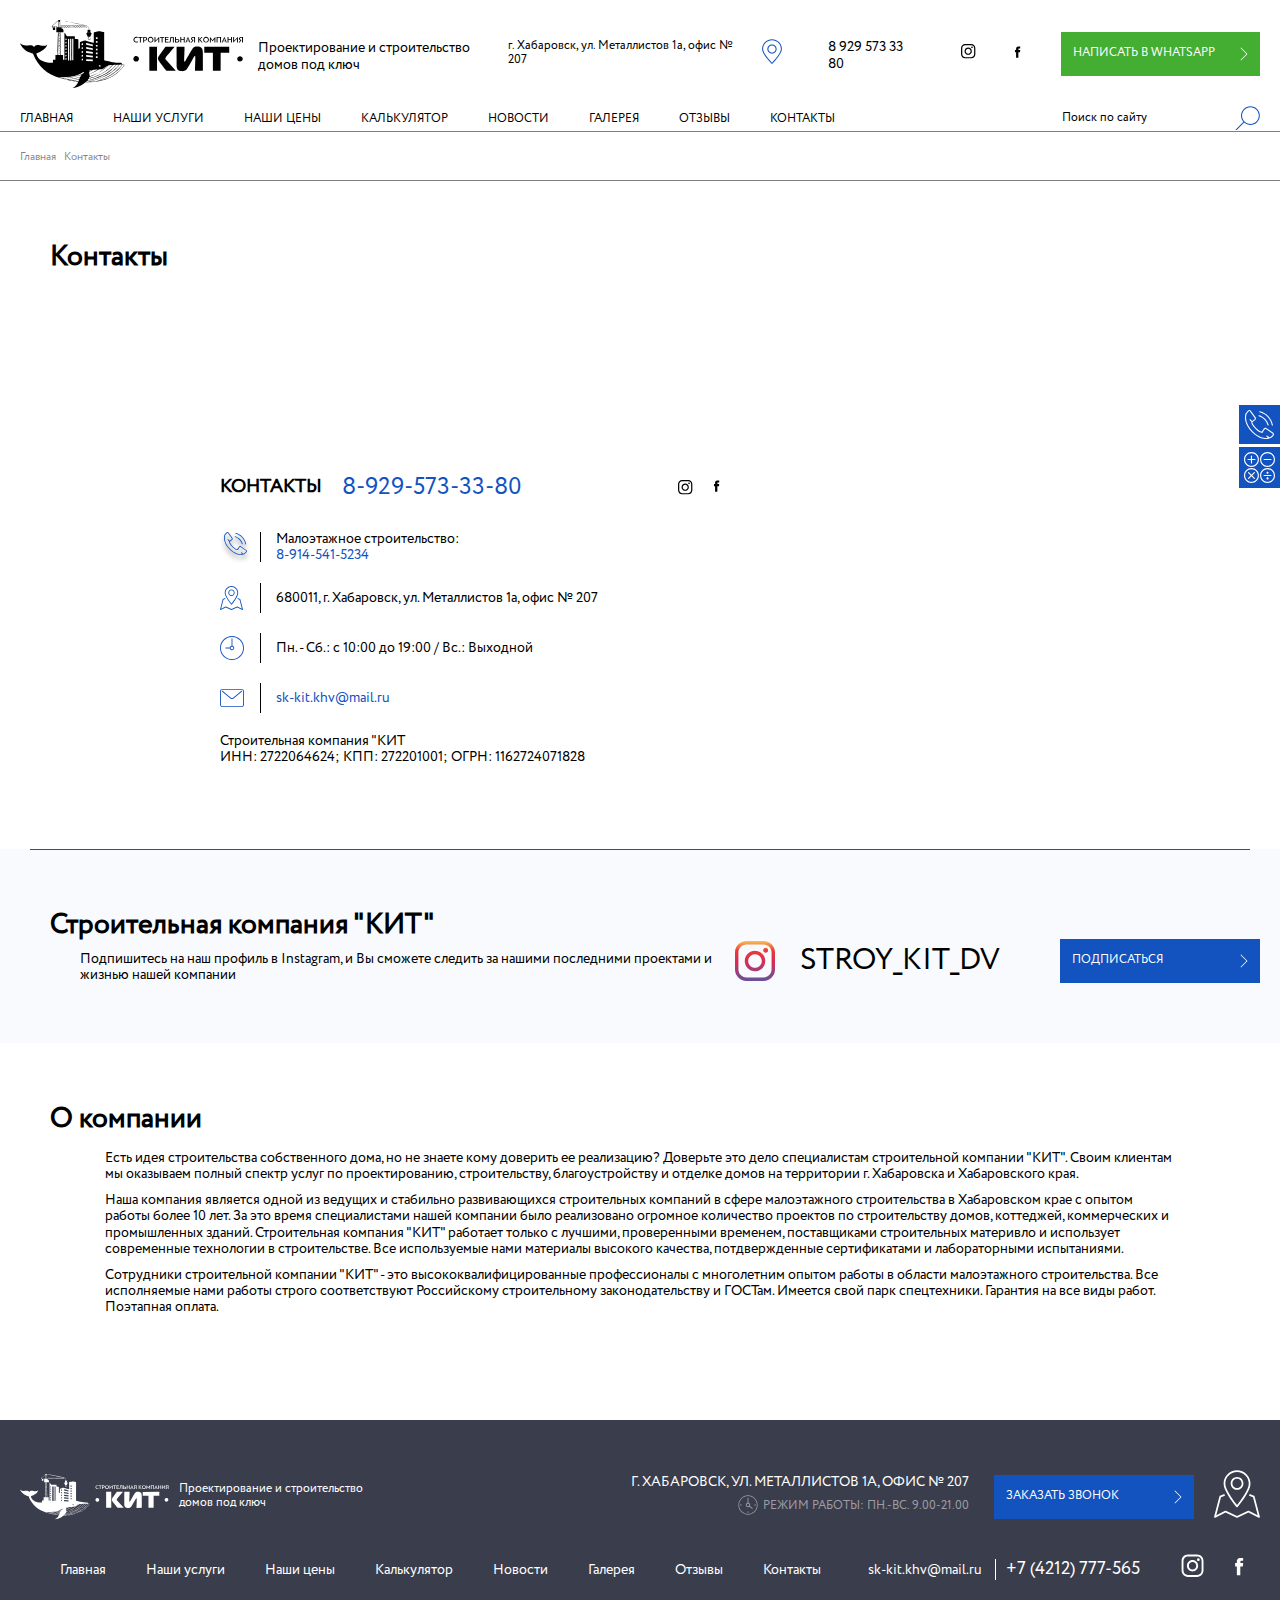
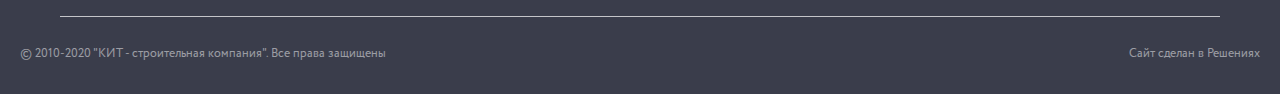
<file: contacts.html>
<!DOCTYPE html>
<html xmlns="http://www.w3.org/1999/xhtml" xml:lang="en-us" lang="en-us">
    <head>
        <meta charset="utf-8">
        <title>КИТ</title>
        <meta content="IE=edge" http-equiv="x-ua-compatible">
        <meta content="width=device-width, initial-scale=1" name="viewport">
        <link href="css/normalize.css" type="text/css" rel="stylesheet" />  
        <link href="css/jquery-ui-slider.css" type="text/css" rel="stylesheet" />  
        <link href="css/jquery.fancybox.min.css" type="text/css" rel="stylesheet" /> 
        <link href="css/slider-pro.min.css" type="text/css" rel="stylesheet" /> 
        <link href="css/lightslider.min.css" type="text/css" rel="stylesheet" /> 
        <link href="styles.css" type="text/css" rel="stylesheet" /> 
        <link href="template_styles.css" type="text/css" rel="stylesheet" /> 
    </head>
    <body>
        <div class="wrapper">
            <!--Intro-->
            <section class="section">
                <ul class="inside-menu">
                    <div class="inside-menu__item">
                        <a class="inside-menu__link">Проектирование</a>
                    </div>
                    <div class="inside-menu__item">
                        <a class="inside-menu__link">Малоэтажное строительство</a>
                        <ul>
                            <li><a href="">Кирпичные дома</a></li>
                            <li><a href="">Дома из отсевоблоков</a></li>
                            <li><a href="">Дома из керамзитоблоков</a></li>
                        </ul>
                    </div>
                    <div class="inside-menu__item">
                        <a class="inside-menu__link">Общестроительные работы</a>
                        <ul>
                            <li><a href="">Фундаментальные работы</a></li>
                            <li><a href="">Кровельные работы</a></li>
                            <li><a href="">Фасадные работы</a></li>
                            <li><a href="">Инженерные коммуникации, благоустройство</a></li>
                        </ul>
                    </div>
                    <div class="inside-menu__item">
                        <a class="inside-menu__link">Металлоконструкции</a>
                        <ul>
                            <li><a href="">Изготовление и монтаж металлоконструкций</a></li>
                            <li><a href="">Строительство складов, ангаров</a></li>
                            <li><a href="">Строительство торговых зданий и сооружений</a></li>
                            <li><a href="">Строительство промышленных зданий</a></li>
                            <li><a href="">Монтаж сэндвич-панелей</a></li>
                        </ul>
                    </div>
                    <div class="inside-menu__item">
                        <a class="inside-menu__link">Технический надзор</a>
                    </div>
                </ul>
                <div class="">
                    <header id="header" class="header header--inside">
                        <div class="header__top">
                            <a href="index.html" class="logo">
                                <img src="images/logo-black.svg" alt="Строительная компания 'КИТ'">
                            </a>
                            <div class="address">
                                <p>г. Хабаровск, ул. Металлистов 1а, офис № 207</p>
                                <a href=""><img src="images/map-icon-color.svg" alt=""></a>
                            </div>
                            <div class="phones">
                                <a href="tel:+79295733380">8 929 573 33 80</a>
                            </div>
                            <div class="socials">
                                <a href=""><img src="images/insta-icon-black.svg" alt="КИТ в Instagram"></a>
                                <a href=""><img src="images/fb-icon-black.svg" alt="КИТ на Facebook"></a>
                            </div>
                            <a href="" class="btn btn--green">
                                <span>Написать в WhatsApp</span>
                                <img src="images/arrow-right.svg" alt="Написать в WhatsApp">
                            </a>    
                        </div>
                        <div class="header__bottom">
                            <ul class="menu">
                                <li class="menu__item"><a href="index.html">Главная</a></li>
                                <li class="menu__item menu-show-elements"><a href="">Наши услуги</a></li>
                                <li class="menu__item"><a href="price.html">Наши цены</a></li>
                                <li class="menu__item"><a href="">Калькулятор</a></li>
                                <li class="menu__item"><a href="news.html">Новости</a></li>
                                <li class="menu__item"><a href="gallery.html">Галерея</a></li>
                                <li class="menu__item"><a href="reviews.html">Отзывы</a></li>
                                <li class="menu__item"><a href="contacts.html">Контакты</a></li>
                            </ul>

                            <a href="javascript:void(0);" class="hamburger-icon" data-fancybox data-src="#mobile-menu"><img src="images/mobile-menu-close.svg" alt="Меню"></a> 
                            <a href="tel:+74212777565" class="phone-icon"><img src="images/phone-icon.svg" alt="Меню"></a> 

                            <div class="search">
                                <input type="text" placeholder="Поиск по сайту">
                                <img src="images/search-icon-color.svg" alt="Поиск">
                            </div>
                        </div>
                    </header>

                    <div class="links">
                        <a href="index.html"><img src="images/arrow-back.svg" alt="Вернуться назад"><span>Вернуться на шаг назад</span></a>
                        <a href="javascript:void(0);" class="links--calculate" data-fancybox data-src="#calculator"><img src="images/calculator-icon.svg" alt="Калькулятор"><span>Калькулятор</span></div>
                    </div>
                    

                    <div class="cookies">
                        <ul>
                            <li><a href="index.html">Главная</a></li>
                            <li><a href="contacts.html">Контакты</a></li>
                        </ul>
                    </div>
                </div>
            </section>

            <h2 class="section-title">Контакты</h2>

            

            <section class="section content-zone">
                <div class="contacts-wrap">
                    <div class="contacts-wrap__top">
                        <h3>Контакты</h3>
                        <a href="tel:89295733380">8-929-573-33-80</a>
                        <div>
                            <a href=""><img src="images/insta-icon-black.svg" alt="Instagram"></a>
                            <a href=""><img src="images/fb-icon-black.svg" alt=""></a>
                        </div>
                    </div>
                    <ul>
                        <li>
                            <div><img src="images/phone-icon-color.svg" alt="Телефон"></div>
                            <p>Малоэтажное строительство:<br><a href="tel:89145415234">8-914-541-5234</a></p>
                        </li>
                        <li>
                            <div><img src="images/map-icon-color_.svg" alt="Адрес"></div>
                            <p>680011, г. Хабаровск, ул. Металлистов 1а, офис № 207</p>
                        </li>
                        <li>
                            <div><img src="images/clock-icon-color.svg" alt="Режим работы"></div>
                            <p>Пн. - Сб.: с 10:00 до 19:00 / Вс.: Выходной</p>
                        </li>
                        <li>
                            <div><img src="images/letter-icon.svg" alt="Отсправить письмо"></div>
                            <p><a href="mailto:sk-kit.khv@mail.ru">sk-kit.khv@mail.ru</a></p>
                        </li>
                    </ul>
                    <p>Строительная компания "КИТ</p>
                    <p>ИНН: 2722064624; КПП: 272201001; ОГРН: 1162724071828</p>  
                </div>
            </section>

            <div class="map-wrap">
                <div class="map" id="map" style="width:100%; height:545px;"></div>
            </div>


            <!--Instagram-->
            <section class="section section--instagram section--instagram-inside">
                <div>
                    <h2 class="section-title">Строительная компания "КИТ"</h2>
                    <p>Подпишитесь на наш профиль в Instagram, и Вы сможете следить 
                        за нашими последними проектами и жизнью нашей компании</p>
                </div>
                <div>
                    <div class="instagram">
                        <img src="images/inst-icon-color.svg" alt="Instagram">
                        <span>stroy_kit_dv</span>
                    </div>
                    <a href="" class="btn">
                        <span>Подписаться</span>
                        <img src="images/arrow-right.svg" alt="Подписаться">
                    </a>
                </div>
            </section>

            
            <!--Описание-->
            <section class="section">
                <h2 class="section-title">О компании</h2>
                <div class="desc-wrap">
                    <div class="desc">
                        <p>Есть идея строительства собственного дома, но не знаете кому доверить ее реализацию? Доверьте это дело специалистам строительной компании "КИТ". Своим клиентам мы оказываем полный спектр услуг по проектированию, строительству, благоустройству и отделке домов на территории г. Хабаровска и Хабаровского края.</p>
                        <p>Наша компания является одной из ведущих и стабильно развивающихся строительных компаний в сфере малоэтажного строительства в Хабаровском крае с опытом работы более 10 лет. За это время специалистами нашей компании было реализовано огромное количество проектов по строительству домов, коттеджей, коммерческих и промышленных зданий. Строительная компания "КИТ" работает только с лучшими, проверенными временем, поставщиками строительных материвло и использует современные технологии в строительстве. Все используемые нами материалы высокого качества, потдвержденные сертификатами и лабораторными испытаниями.</p>
                        <p>Сотрудники строительной компании "КИТ" - это высококвалифицированные профессионалы с многолетним опытом работы в области малоэтажного строительства. Все исполняемые нами работы строго соответствуют Российскому строительному законодательству и ГОСТам. Имеется свой парк спецтехники. Гарантия на все виды работ. Поэтапная оплата.</p>
                    </div>
                </div>
                
                <a href="javascript:void(0);" class="btn-more">
                    <img src="images/arrow-right-black.svg" alt="">
                    <span>Развернуть текст</span>
                </a>
            </section>




                      
            <footer id="footer" class="footer">
                <div class="footer__top">
                    <a href="index.html" class="logo">
                        <img src="images/logo-footer.svg" alt="КИТ">
                    </a>
                    <div class="address">
                        <p>г. Хабаровск, ул. Металлистов 1а, офис № 207</p>
                        <p>Режим работы: Пн.-Вс. 9.00-21.00</p>
                    </div>
                    <a href="" class="btn">
                        <span>Заказать звонок</span>
                        <img src="images/arrow-right.svg" alt="Написать в WhatsApp">
                    </a>
                    <a href=""><img src="images/map-full-icon.svg" alt=""></a>
                </div>
                <div class="footer__middle">
                    <nav class="menu">
                        <a href="index.html">Главная</a>
                        <a href="services.html">Наши услуги</a>
                        <a href="price.html">Наши цены</a>
                        <a href="">Калькулятор</a>
                        <a href="news.html">Новости</a>
                        <a href="gallery.html">Галерея</a>
                        <a href="reviews.html">Отзывы</a>
                        <a href="contacts.html">Контакты</a>
                    </nav>
                    <a class="mail" href="mailto:sk-kit-khv@mail.ru">sk-kit.khv@mail.ru</a>
                    <a class="phone" href="tel:+74212777565">+7 (4212) 777-565</a>
                    <div class="socials">
                        <ul>
                            <li><a href="http://instagram.ru"><img src="images/inst-icon.svg" alt="Instagram"></a></li>
                            <li><a href="http://facebok.com"><img src="images/fb-icon.svg" alt="Facebook"></a></li>
                        </ul>
                    </div>
                </div>
                <div class="footer__bottom">
                    <p>&copy; 2010-2020 "КИТ - строительная компания". Все права защищены</p>
                    <p>Сайт сделан в <a href="https://r-pl.ru/">Решениях</a></p>
                </div>
            </footer>

            <div class="sticky-icons sticky-icons--inside">
                <div class="sticky-icons__link sticky-icons__link--call" data-fancybox data-src="#order-call"><img src="images/phone-icon.svg" alt=""></div>
                <div class="sticky-icons__link sticky-icons__link--calculate" data-fancybox data-src="#calculator"><img src="images/calculator-icon.svg" alt=""></div>
            </div>

            <!--Мобильное меню-->
            <div class="modal-window mobile-menu" id="mobile-menu">
                <a href="index.html" class="logo">
                    <img src="images/logo.svg" alt="Строительная компания 'КИТ'">
                </a>
                <a href="" class="btn btn--green">
                    <span>Написать в WhatsApp</span>
                    <img src="images/arrow-right.svg" alt="Написать в WhatsApp">
                </a> 
                <ul>
                    <li><a href="index.html">Главная</a></li>
                    <li><a href="services.html">Наши услуги</a></li>
                    <li><a href="price.html">Наши цены</a></li>
                    <li><a href="">Калькулятор</a></li>
                    <li><a href="news.html">Новости</a></li>
                    <li><a href="gallery.html">Галерея</a></li>
                    <li><a href="reviews.html">Отзывы</a></li>
                    <li><a href="contacts.html">Контакты</a></li>
                </ul>
                <div class="address">
                    <p>г. Хабаровск,<br class="address__new-line"> ул. Металлистов 1а, офис № 207</p>
                </div>
                <div class="socials">
                    <a href=""><img src="images/inst-icon.svg" alt="КИТ в Instagram"></a>
                    <a href=""><img src="images/fb-icon.svg" alt="КИТ на Facebook"></a>
                    <a href="tel:+89295733380">8 929 573 33 80</a>
                </div>
                <a class="mail" href="mailto:sk-kit-khv@mail.ru">sk-kit.khv@mail.ru</a>

            </div>
           
            <!--Заказать звонок-->
            <div class="modal-window order-call" id="order-call">
                <form action="#" class="form">
                    <div class="form__content">
                        <div class="form__title">
                            <h3>Задайте нам вопрос или оставьте заявку</h3>
                        </div>

                        <div class="form__fields">
                            <input type="text" placeholder="Ваше имя">
                            <input type="tel" placeholder="Ваш номер телефона +7 -"> 
                        </div>
                        <div class="form__fields">
                            <input type="text" placeholder="Комментарий" class="full">
                        </div>
                    </div>
                    <div class="form__bottom">
                        <a href="" class="btn">
                            <span>Отправить</span>
                            <img src="images/arrow-right.svg" alt="Отправить">
                        </a>
                        <p>Заполняя форму на сайте, вы соглашаетесь с нашей 
                            <a href="">Политикой конфиденциальности</a>
                        </p>
                    </div>
                </form>
            </div>

            <!--Рассчитать стоимость-->
            <div class="modal-window form-calculator" id="calculator">
                <img src="images/form-background.png" alt="Фон" class="form__background">
                <form action="" class="form-calc">
                    <div class="form__title">
                        <h3>Получить расчет от наших специалистов</h3>
                    </div> 
                    <div class="slider-pro form__slider" id="calculateSlider">
                        <ul class="sp-slides">
                            <li class="sp-slide">
                                <p>Полезная площадь (площадь всех внутренних помещений)</p>
                                <h4>Шаг 1</h4>
                                <div class="form__wrap">
                                    <div>
                                        <input class="custom-radio" name="square" type="radio" id="square-80" value="80">
                                        <label for="square-80">80 кв.м.</label>
                                    </div>
                                    <div>
                                        <input class="custom-radio" name="square" type="radio" id="square-100" value="100">
                                        <label for="square-100">100 кв.м.</label>
                                    </div>
                                    <div>
                                        <input class="custom-radio" name="square" type="radio" id="square-150" value="150">
                                        <label for="square-150">150 кв.м.</label>
                                    </div>
                                    <div>
                                        <input class="custom-radio" name="square" type="radio" id="square-200" value="200">
                                        <label for="square-200">200 кв.м.</label>
                                    </div>
                                    <div>
                                        <input class="custom-radio" name="square" type="radio" id="square-250" value="250">
                                        <label for="square-250">250 кв.м.</label>
                                    </div> 
                                    <div>
                                        <input class="custom-radio" name="square" type="radio" id="square-300" value="300">
                                        <label for="square-300">300 кв.м.</label>
                                    </div>                              
                                </div>
                            </li>
                            <li class="sp-slide">
                                <p>Количество этажей</p>
                                <h4>Шаг 2</h4>
                                <div class="form__wrap form__wrap--straight">
                                    <img src="images/form-house-icon.svg" alt="Иконка">
                                    <div>
                                        <input class="custom-radio" name="floors" type="radio" id="floors-1" value="1">
                                        <label for="floors-1">Одноэтажный дом</label>
                                    </div>
                                    <div>
                                        <input class="custom-radio" name="floors" type="radio" id="floors-12" value="12">
                                        <label for="floors-12">Один этаж с мансардой</label>
                                    </div>
                                    <div>
                                        <input class="custom-radio" name="floors" type="radio" id="floors-2" value="2">
                                        <label for="floors-2">Двухэтажный дом</label>
                                    </div>                           
                                </div>
                            </li>
                            <li class="sp-slide">
                                <p>Материал стен</p>
                                <h4>Шаг 3</h4>
                                <div class="form__wrap mobile-straight">
                                    <div>
                                        <input class="custom-radio" name="material" type="radio" id="material-1" value="Кирпич">
                                        <label for="material-1">Кирпич</label>
                                    </div>
                                    <div>
                                        <input class="custom-radio" name="material" type="radio" id="material-2" value="Керамзитоблок">
                                        <label for="material-2">Керамзитоблок</label>
                                    </div>
                                    <div>
                                        <input class="custom-radio" name="material" type="radio" id="material-3" value="Отсевоблок">
                                        <label for="material-3">Отсевоблок</label>
                                    </div>
                                    <div>
                                        <input class="custom-radio" name="material" type="radio" id="material-4" value="Газобетон">
                                        <label for="material-4">Газобетон</label>
                                    </div>
                                    <div>
                                        <input class="custom-radio" name="material" type="radio" id="material-5" value="Туфоблок">
                                        <label for="material-5">Туфоблок</label>
                                    </div>                              
                                </div>
                            </li>
                            <li class="sp-slide">
                                <div class="order-call">
                                    <div class="form">
                                        <div class="form__content">
                                            <div class="form__fields">
                                                <input type="text" placeholder="Ваше имя">
                                                <input type="tel" placeholder="Ваш номер телефона +7 -"> 
                                            </div>
                                            <div class="form__fields">
                                                <input type="text" placeholder="Комментарий" class="full">
                                            </div>
                                        </div>
                                        <div class="form__bottom">
                                            <a href="" class="btn">
                                                <span>Отправить</span>
                                                <img src="images/arrow-right.svg" alt="Отправить">
                                            </a>
                                            <p>Заполняя форму на сайте, вы соглашаетесь с нашей 
                                                <a href="">Политикой конфиденциальности</a>
                                            </p>
                                        </div>
                                    </div>
                                </div>                                
                            </li>
                        </ul>
                    </div>
                    <div class="form__links">
                        <div class="form__link form__link--back"><img src="images/arrow-back.svg" alt=""><span>Предыдущий шаг</span></div>
                        <div class="form__link form__link--forward"><span>Следующий шаг</span><img src="images/arrow-right-black.svg" alt=""></div>
                    </div>
                    
                </form>
            </div>

        
        </div>
        <script src="js/jquery-3.2.1.js"></script>
        <script src="js/jquery-ui-slider.js"></script>
        <script src="js/jquery-ui-touchpounch.js"></script>

        <script src="https://maps.api.2gis.ru/2.0/loader.js?pkg=full"></script>
        
        <script src="js/jquery.fancybox.min.js"></script>
        <script src="js/lightslider.min.js"></script>
        <script src="js/jquery.sliderPro.min.js"></script>
        <script src="js/slider.js"></script>
        <script src="js/map-contacts.js"></script>
        <script src="js/main.js"></script>
    </body>
</html>
</file>
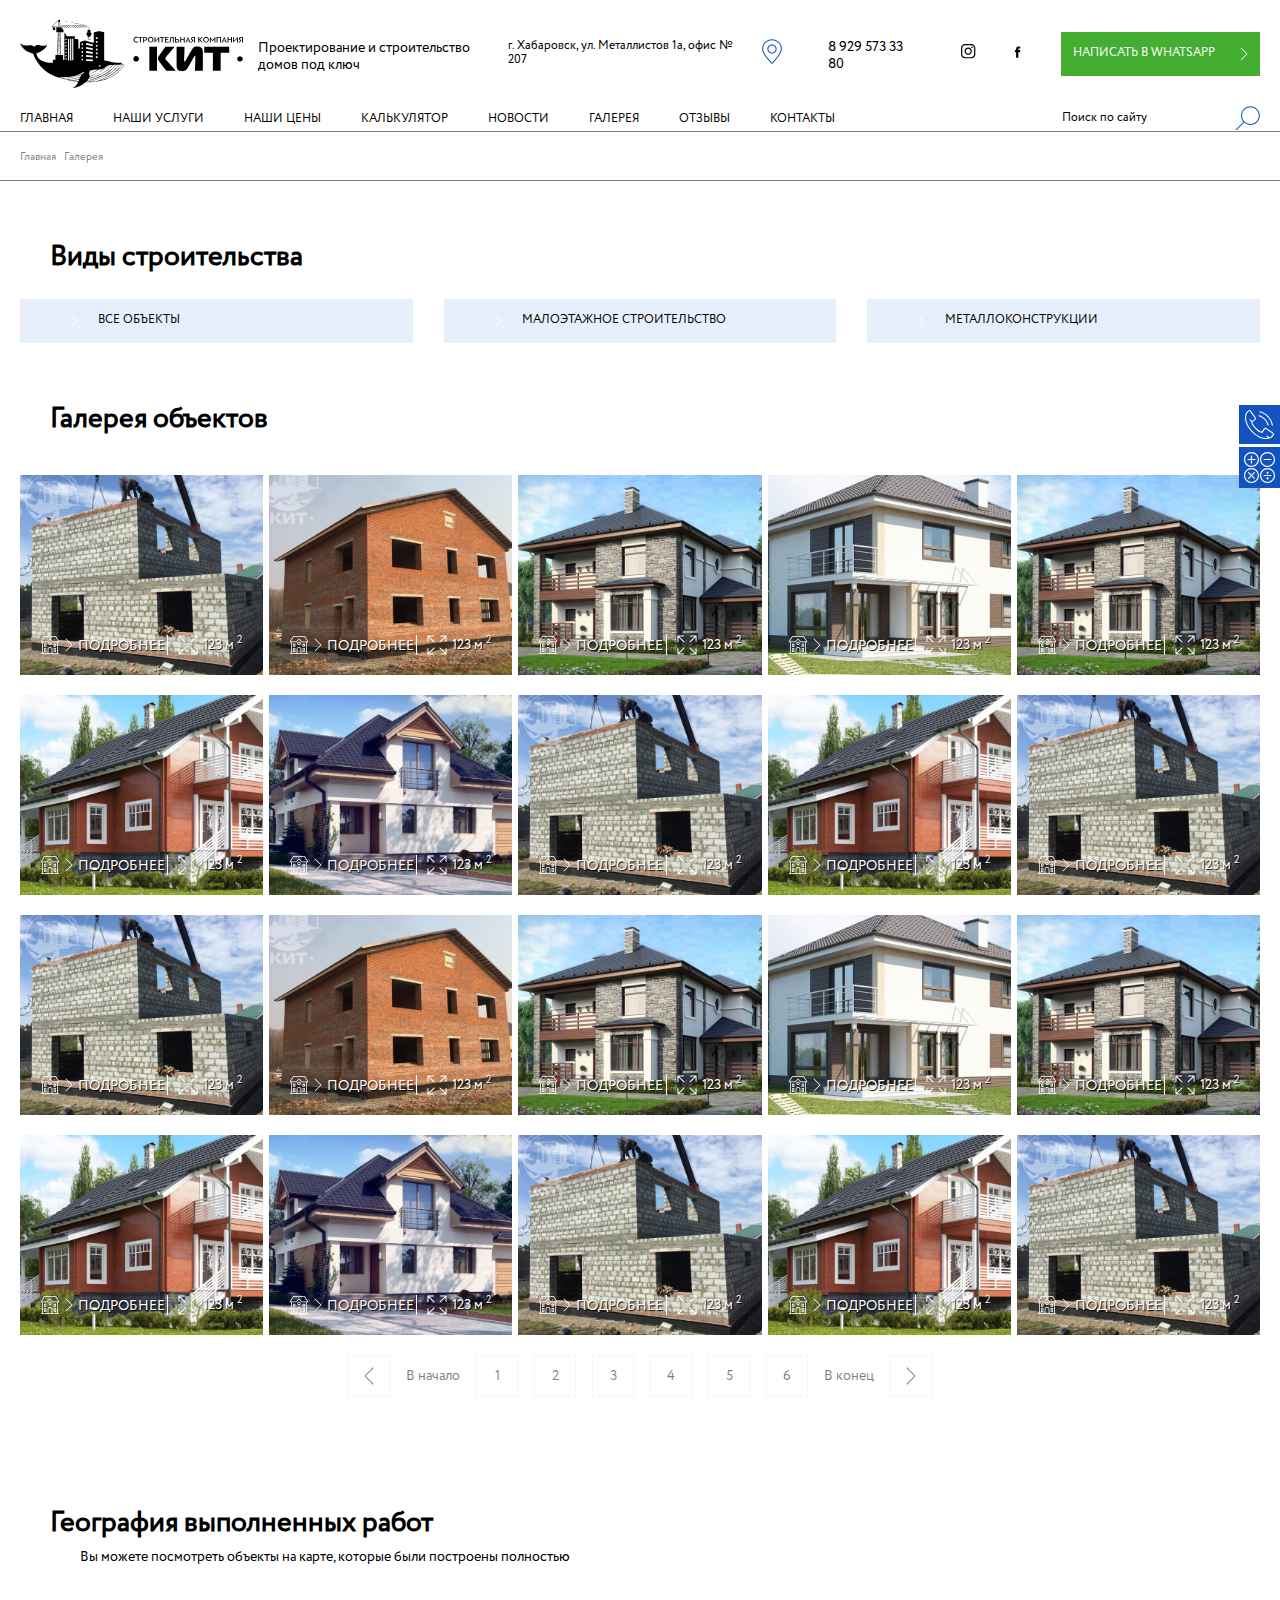
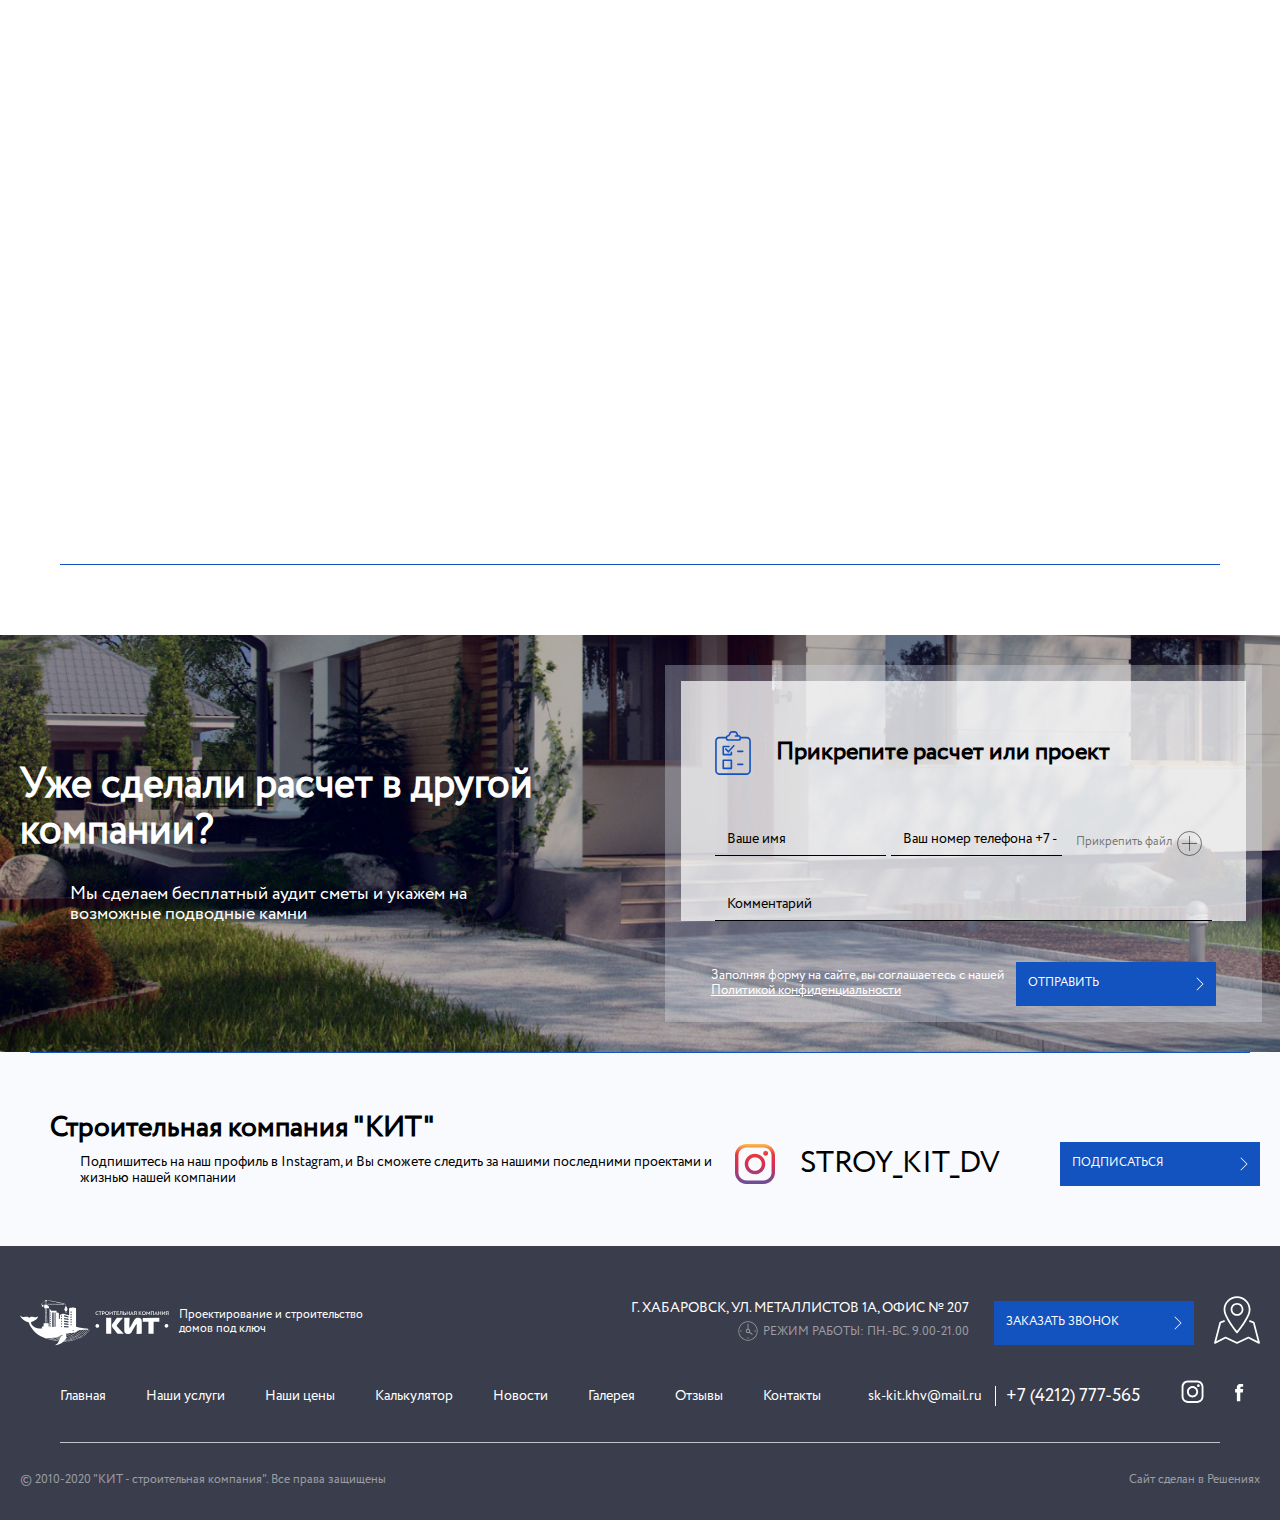
<file: gallery.html>
<!DOCTYPE html>
<html xmlns="http://www.w3.org/1999/xhtml" xml:lang="en-us" lang="en-us">
    <head>
        <meta charset="utf-8">
        <title>КИТ</title>
        <meta content="IE=edge" http-equiv="x-ua-compatible">
        <meta content="width=device-width, initial-scale=1" name="viewport">
        <link href="css/normalize.css" type="text/css" rel="stylesheet" />  
        <link href="css/jquery-ui-slider.css" type="text/css" rel="stylesheet" />  
        <link href="css/jquery.fancybox.min.css" type="text/css" rel="stylesheet" /> 
        <link href="css/slider-pro.min.css" type="text/css" rel="stylesheet" /> 
        <link href="css/lightslider.min.css" type="text/css" rel="stylesheet" /> 
        <link href="styles.css" type="text/css" rel="stylesheet" /> 
        <link href="template_styles.css" type="text/css" rel="stylesheet" /> 
    </head>
    <body>
        <div class="wrapper">
             <!--Intro-->
             <section class="section">
                <ul class="inside-menu">
                        <div class="inside-menu__item">
                            <a class="inside-menu__link">Проектирование</a>
                        </div>
                        <div class="inside-menu__item">
                            <a class="inside-menu__link">Малоэтажное строительство</a>
                            <ul>
                                <li><a href="">Кирпичные дома</a></li>
                                <li><a href="">Дома из отсевоблоков</a></li>
                                <li><a href="">Дома из керамзитоблоков</a></li>
                            </ul>
                        </div>
                        <div class="inside-menu__item">
                            <a class="inside-menu__link">Общестроительные работы</a>
                            <ul>
                                <li><a href="">Фундаментальные работы</a></li>
                                <li><a href="">Кровельные работы</a></li>
                                <li><a href="">Фасадные работы</a></li>
                                <li><a href="">Инженерные коммуникации, благоустройство</a></li>
                            </ul>
                        </div>
                        <div class="inside-menu__item">
                            <a class="inside-menu__link">Металлоконструкции</a>
                            <ul>
                                <li><a href="">Изготовление и монтаж металлоконструкций</a></li>
                                <li><a href="">Строительство складов, ангаров</a></li>
                                <li><a href="">Строительство торговых зданий и сооружений</a></li>
                                <li><a href="">Строительство промышленных зданий</a></li>
                                <li><a href="">Монтаж сэндвич-панелей</a></li>
                            </ul>
                        </div>
                        <div class="inside-menu__item">
                            <a class="inside-menu__link">Технический надзор</a>
                        </div>
                    </ul>
                <div class="">
                    <header id="header" class="header header--inside">
                        <div class="header__top">
                            <a href="index.html" class="logo">
                                <img src="images/logo-black.svg" alt="Строительная компания 'КИТ'">
                            </a>
                            <div class="address">
                                <p>г. Хабаровск, ул. Металлистов 1а, офис № 207</p>
                                <a href=""><img src="images/map-icon-color.svg" alt=""></a>
                            </div>
                            <div class="phones">
                                <a href="tel:+79295733380">8 929 573 33 80</a>
                            </div>
                            <div class="socials">
                                <a href=""><img src="images/insta-icon-black.svg" alt="КИТ в Instagram"></a>
                                <a href=""><img src="images/fb-icon-black.svg" alt="КИТ на Facebook"></a>
                            </div>
                            <a href="" class="btn btn--green">
                                <span>Написать в WhatsApp</span>
                                <img src="images/arrow-right.svg" alt="Написать в WhatsApp">
                            </a>    
                        </div>
                        <div class="header__bottom">
                            <ul class="menu">
                                <li class="menu__item"><a href="index.html">Главная</a></li>
                                <li class="menu__item menu-show-elements"><a href="">Наши услуги</a></li>
                                <li class="menu__item"><a href="price.html">Наши цены</a></li>
                                <li class="menu__item"><a href="">Калькулятор</a></li>
                                <li class="menu__item"><a href="news.html">Новости</a></li>
                                <li class="menu__item"><a href="gallery.html">Галерея</a></li>
                                <li class="menu__item"><a href="reviews.html">Отзывы</a></li>
                                <li class="menu__item"><a href="contacts.html">Контакты</a></li>
                            </ul>

                            <a href="javascript:void(0);" class="hamburger-icon" data-fancybox data-src="#mobile-menu"><img src="images/mobile-menu-close.svg" alt="Меню"></a> 
                            <a href="tel:+74212777565" class="phone-icon"><img src="images/phone-icon.svg" alt="Меню"></a> 

                            <div class="search">
                                <input type="text" placeholder="Поиск по сайту">
                                <img src="images/search-icon-color.svg" alt="Поиск">
                            </div>
                        </div>
                    </header>

                    <div class="links">
                        <a href="index.html"><img src="images/arrow-back.svg" alt="Вернуться назад"><span>Вернуться на шаг назад</span></a>
                        <a href="javascript:void(0);" class="" data-fancybox data-src="#calculator"><img src="images/calculator-icon.svg" alt="Калькулятор"><span>Калькулятор</span></div>
                    </div>
                    

                    <div class="cookies">
                        <ul>
                            <li><a href="index.html">Главная</a></li>
                            <li><a href="gallery.html">Галерея</a></li>
                        </ul>
                    </div>
                </div>
            </section>

            <h2 class="section-title">Виды строительства</h2>

            <section class="section content-zone">
                <div class="gallery-links">
                    <a href="" class="btn btn--inverse">
                        <img src="images/arrow-right.svg" alt="Все объекты">
                        <span>Все объекты</span>
                    </a>
                    <a href="" class="btn btn--inverse">
                        <img src="images/arrow-right.svg" alt="Малоэтажное строительство">
                        <span>Малоэтажное строительство</span>
                    </a>
                    <a href="" class="btn btn--inverse">
                        <img src="images/arrow-right.svg" alt="Металлоконструкции">
                        <span>Металлоконструкции</span>
                    </a>
                </div>
            </section>
           
           

            

            <!-- Галерея проектов -->
            <section class="section">
                <h2 class="section-title">Галерея объектов</h2>
                <div class="gallery">
                    <div class="gallery__item" style="background:url('temp/project-pic-1.jpg');background-size:cover;">
                        <div class="gallery__desc">
                            <div class="gallery__left">
                                <div class="gallery__icon"></div>
                                <a href="gallery-more.html">
                                    <img src="images/arrow-right.svg" alt="Подробнее">
                                    <span>Подробнее</span>
                                </a>
                            </div>
                            <div class="gallery__right">
                                <img src="images/square-icon.svg" alt="Площадь">
                                <span>123 м <sup>2</sup></span>
                            </div>
                        </div>
                        <!--Скрытая часть-->
                        <div class="gallery__hidden-info">
                            <h4>Дом Ломоносова</h4>
                            <div class="gallery__hidden-desc">
                                <div class="gallery__hidden-details">
                                    <div>
                                        <img src="images/square-icon-color.svg" alt="Площадь">
                                        <span>123 м <sup>2</sup></span>
                                    </div>
                                    <div>
                                        <img src="images/floor-icon.svg" alt="Этажность">
                                        <span>2 этажа</span>
                                    </div>
                                </div>
                                <hr color="#000">
                                <div class="gallery__left">
                                    <div class="gallery__icon"></div>
                                    <a href="gallery-more.html">
                                        <img src="images/arrow-right-black.svg" alt="Подробнее">
                                        <span>Подробнее</span>
                                    </a>
                                </div>
                            </div>
                            
                        </div>
                    </div>
                    <div class="gallery__item" style="background:url('temp/project-pic-2.jpg');background-size:cover;">
                        <div class="gallery__desc">
                            <div class="gallery__left">
                                <div class="gallery__icon"></div>
                                <a href="gallery-more.html">
                                    <img src="images/arrow-right.svg" alt="Подробнее">
                                    <span>Подробнее</span>
                                </a>
                            </div>
                            <div class="gallery__right">
                                <img src="images/square-icon.svg" alt="Площадь">
                                <span>123 м <sup>2</sup></span>
                            </div>
                        </div>
                        <!--Скрытая часть-->
                        <div class="gallery__hidden-info">
                            <h4>Дом Ломоносова</h4>
                            <div class="gallery__hidden-desc">
                                <div class="gallery__hidden-details">
                                    <div>
                                        <img src="images/square-icon-color.svg" alt="Площадь">
                                        <span>123 м <sup>2</sup></span>
                                    </div>
                                    <div>
                                        <img src="images/floor-icon.svg" alt="Этажность">
                                        <span>2 этажа</span>
                                    </div>
                                </div>
                                <hr color="#000">
                                <div class="gallery__left">
                                    <div class="gallery__icon"></div>
                                    <a href="gallery-more.html">
                                        <img src="images/arrow-right-black.svg" alt="Подробнее">
                                        <span>Подробнее</span>
                                    </a>
                                </div>
                            </div>
                        </div>
                    </div>
                    <div class="gallery__item" style="background:url('temp/project-pic-3.jpg');background-size:cover;">
                        <div class="gallery__desc">
                            <div class="gallery__left">
                                <div class="gallery__icon"></div>
                                <a href="gallery-more.html">
                                    <img src="images/arrow-right.svg" alt="Подробнее">
                                    <span>Подробнее</span>
                                </a>
                            </div>
                            <div class="gallery__right">
                                <img src="images/square-icon.svg" alt="Площадь">
                                <span>123 м <sup>2</sup></span>
                            </div>
                        </div>
                        <!--Скрытая часть-->
                        <div class="gallery__hidden-info">
                            <h4>Дом Ломоносова</h4>
                            <div class="gallery__hidden-desc">
                                <div class="gallery__hidden-details">
                                    <div>
                                        <img src="images/square-icon-color.svg" alt="Площадь">
                                        <span>123 м <sup>2</sup></span>
                                    </div>
                                    <div>
                                        <img src="images/floor-icon.svg" alt="Этажность">
                                        <span>2 этажа</span>
                                    </div>
                                </div>
                                <hr color="#000">
                                <div class="gallery__left">
                                    <div class="gallery__icon"></div>
                                    <a href="gallery-more.html">
                                        <img src="images/arrow-right-black.svg" alt="Подробнее">
                                        <span>Подробнее</span>
                                    </a>
                                </div>
                            </div>
                        </div>
                    </div>
                    <div class="gallery__item" style="background:url('temp/project-pic-4.jpg');background-size:cover;">
                        <div class="gallery__desc">
                            <div class="gallery__left">
                                <div class="gallery__icon"></div>
                                <a href="gallery-more.html">
                                    <img src="images/arrow-right.svg" alt="Подробнее">
                                    <span>Подробнее</span>
                                </a>
                            </div>
                            <div class="gallery__right">
                                <img src="images/square-icon.svg" alt="Площадь">
                                <span>123 м <sup>2</sup></span>
                            </div>
                        </div>
                        <!--Скрытая часть-->
                        <div class="gallery__hidden-info">
                            <h4>Дом Ломоносова</h4>
                            <div class="gallery__hidden-desc">
                                <div class="gallery__hidden-details">
                                    <div>
                                        <img src="images/square-icon-color.svg" alt="Площадь">
                                        <span>123 м <sup>2</sup></span>
                                    </div>
                                    <div>
                                        <img src="images/floor-icon.svg" alt="Этажность">
                                        <span>2 этажа</span>
                                    </div>
                                </div>
                                <hr color="#000">
                                <div class="gallery__left">
                                    <div class="gallery__icon"></div>
                                    <a href="gallery-more.html">
                                        <img src="images/arrow-right-black.svg" alt="Подробнее">
                                        <span>Подробнее</span>
                                    </a>
                                </div>
                            </div>
                        </div>
                    </div>
                    <div class="gallery__item" style="background:url('temp/project-pic-3.jpg');background-size:cover;">
                        <div class="gallery__desc">
                            <div class="gallery__left">
                                <div class="gallery__icon"></div>
                                <a href="gallery-more.html">
                                    <img src="images/arrow-right.svg" alt="Подробнее">
                                    <span>Подробнее</span>
                                </a>
                            </div>
                            <div class="gallery__right">
                                <img src="images/square-icon.svg" alt="Площадь">
                                <span>123 м <sup>2</sup></span>
                            </div>
                        </div>
                        <!--Скрытая часть-->
                        <div class="gallery__hidden-info">
                            <h4>Дом Ломоносова</h4>
                            <div class="gallery__hidden-desc">
                                <div class="gallery__hidden-details">
                                    <div>
                                        <img src="images/square-icon-color.svg" alt="Площадь">
                                        <span>123 м <sup>2</sup></span>
                                    </div>
                                    <div>
                                        <img src="images/floor-icon.svg" alt="Этажность">
                                        <span>2 этажа</span>
                                    </div>
                                </div>
                                <hr color="#000">
                                <div class="gallery__left">
                                    <div class="gallery__icon"></div>
                                    <a href="gallery-more.html">
                                        <img src="images/arrow-right-black.svg" alt="Подробнее">
                                        <span>Подробнее</span>
                                    </a>
                                </div>
                            </div>
                        </div>
                    </div>
                    <div class="gallery__item" style="background:url('temp/project-pic-5.jpg');background-size:cover;">
                        <div class="gallery__desc">
                            <div class="gallery__left">
                                <div class="gallery__icon"></div>
                                <a href="gallery-more.html">
                                    <img src="images/arrow-right.svg" alt="Подробнее">
                                    <span>Подробнее</span>
                                </a>
                            </div>
                            <div class="gallery__right">
                                <img src="images/square-icon.svg" alt="Площадь">
                                <span>123 м <sup>2</sup></span>
                            </div>
                        </div>
                        <!--Скрытая часть-->
                        <div class="gallery__hidden-info">
                            <h4>Дом Ломоносова</h4>
                            <div class="gallery__hidden-desc">
                                <div class="gallery__hidden-details">
                                    <div>
                                        <img src="images/square-icon-color.svg" alt="Площадь">
                                        <span>123 м <sup>2</sup></span>
                                    </div>
                                    <div>
                                        <img src="images/floor-icon.svg" alt="Этажность">
                                        <span>2 этажа</span>
                                    </div>
                                </div>
                                <hr color="#000">
                                <div class="gallery__left">
                                    <div class="gallery__icon"></div>
                                    <a href="gallery-more.html">
                                        <img src="images/arrow-right-black.svg" alt="Подробнее">
                                        <span>Подробнее</span>
                                    </a>
                                </div>
                            </div>
                        </div>
                    </div>
                    <div class="gallery__item" style="background:url('temp/project-pic-6.jpg');background-size:cover;">
                        <div class="gallery__desc">
                            <div class="gallery__left">
                                <div class="gallery__icon"></div>
                                <a href="gallery-more.html">
                                    <img src="images/arrow-right.svg" alt="Подробнее">
                                    <span>Подробнее</span>
                                </a>
                            </div>
                            <div class="gallery__right">
                                <img src="images/square-icon.svg" alt="Площадь">
                                <span>123 м <sup>2</sup></span>
                            </div>
                        </div>
                        <!--Скрытая часть-->
                        <div class="gallery__hidden-info">
                            <h4>Дом Ломоносова</h4>
                            <div class="gallery__hidden-desc">
                                <div class="gallery__hidden-details">
                                    <div>
                                        <img src="images/square-icon-color.svg" alt="Площадь">
                                        <span>123 м <sup>2</sup></span>
                                    </div>
                                    <div>
                                        <img src="images/floor-icon.svg" alt="Этажность">
                                        <span>2 этажа</span>
                                    </div>
                                </div>
                                <hr color="#000">
                                <div class="gallery__left">
                                    <div class="gallery__icon"></div>
                                    <a href="gallery-more.html">
                                        <img src="images/arrow-right-black.svg" alt="Подробнее">
                                        <span>Подробнее</span>
                                    </a>
                                </div>
                            </div>
                        </div>
                    </div>
                    <div class="gallery__item" style="background:url('temp/project-pic-1.jpg');background-size:cover;">
                        <div class="gallery__desc">
                            <div class="gallery__left">
                                <div class="gallery__icon"></div>
                                <a href="gallery-more.html">
                                    <img src="images/arrow-right.svg" alt="Подробнее">
                                    <span>Подробнее</span>
                                </a>
                            </div>
                            <div class="gallery__right">
                                <img src="images/square-icon.svg" alt="Площадь">
                                <span>123 м <sup>2</sup></span>
                            </div>
                        </div>
                        <!--Скрытая часть-->
                        <div class="gallery__hidden-info">
                            <h4>Дом Ломоносова</h4>
                            <div class="gallery__hidden-desc">
                                <div class="gallery__hidden-details">
                                    <div>
                                        <img src="images/square-icon-color.svg" alt="Площадь">
                                        <span>123 м <sup>2</sup></span>
                                    </div>
                                    <div>
                                        <img src="images/floor-icon.svg" alt="Этажность">
                                        <span>2 этажа</span>
                                    </div>
                                </div>
                                <hr color="#000">
                                <div class="gallery__left">
                                    <div class="gallery__icon"></div>
                                    <a href="gallery-more.html">
                                        <img src="images/arrow-right-black.svg" alt="Подробнее">
                                        <span>Подробнее</span>
                                    </a>
                                </div>
                            </div>
                        </div>
                    </div>
                    <div class="gallery__item" style="background:url('temp/project-pic-5.jpg');background-size:cover;">
                        <div class="gallery__desc">
                            <div class="gallery__left">
                                <div class="gallery__icon"></div>
                                <a href="gallery-more.html">
                                    <img src="images/arrow-right.svg" alt="Подробнее">
                                    <span>Подробнее</span>
                                </a>
                            </div>
                            <div class="gallery__right">
                                <img src="images/square-icon.svg" alt="Площадь">
                                <span>123 м <sup>2</sup></span>
                            </div>
                        </div>
                        <!--Скрытая часть-->
                        <div class="gallery__hidden-info">
                            <h4>Дом Ломоносова</h4>
                            <div class="gallery__hidden-desc">
                                <div class="gallery__hidden-details">
                                    <div>
                                        <img src="images/square-icon-color.svg" alt="Площадь">
                                        <span>123 м <sup>2</sup></span>
                                    </div>
                                    <div>
                                        <img src="images/floor-icon.svg" alt="Этажность">
                                        <span>2 этажа</span>
                                    </div>
                                </div>
                                <hr color="#000">
                                <div class="gallery__left">
                                    <div class="gallery__icon"></div>
                                    <a href="gallery-more.html">
                                        <img src="images/arrow-right-black.svg" alt="Подробнее">
                                        <span>Подробнее</span>
                                    </a>
                                </div>
                            </div>
                        </div>
                    </div>
                    <div class="gallery__item" style="background:url('temp/project-pic-1.jpg');background-size:cover;">
                        <div class="gallery__desc">
                            <div class="gallery__left">
                                <div class="gallery__icon"></div>
                                <a href="gallery-more.html">
                                    <img src="images/arrow-right.svg" alt="Подробнее">
                                    <span>Подробнее</span>
                                </a>
                            </div>
                            <div class="gallery__right">
                                <img src="images/square-icon.svg" alt="Площадь">
                                <span>123 м <sup>2</sup></span>
                            </div>
                        </div>
                        <!--Скрытая часть-->
                        <div class="gallery__hidden-info">
                            <h4>Дом Ломоносова</h4>
                            <div class="gallery__hidden-desc">
                                <div class="gallery__hidden-details">
                                    <div>
                                        <img src="images/square-icon-color.svg" alt="Площадь">
                                        <span>123 м <sup>2</sup></span>
                                    </div>
                                    <div>
                                        <img src="images/floor-icon.svg" alt="Этажность">
                                        <span>2 этажа</span>
                                    </div>
                                </div>
                                <hr color="#000">
                                <div class="gallery__left">
                                    <div class="gallery__icon"></div>
                                    <a href="gallery-more.html">
                                        <img src="images/arrow-right-black.svg" alt="Подробнее">
                                        <span>Подробнее</span>
                                    </a>
                                </div>
                            </div>
                            
                        </div>
                    </div>
                    <div class="gallery__item" style="background:url('temp/project-pic-1.jpg');background-size:cover;">
                        <div class="gallery__desc">
                            <div class="gallery__left">
                                <div class="gallery__icon"></div>
                                <a href="gallery-more.html">
                                    <img src="images/arrow-right.svg" alt="Подробнее">
                                    <span>Подробнее</span>
                                </a>
                            </div>
                            <div class="gallery__right">
                                <img src="images/square-icon.svg" alt="Площадь">
                                <span>123 м <sup>2</sup></span>
                            </div>
                        </div>
                        <!--Скрытая часть-->
                        <div class="gallery__hidden-info">
                            <h4>Дом Ломоносова</h4>
                            <div class="gallery__hidden-desc">
                                <div class="gallery__hidden-details">
                                    <div>
                                        <img src="images/square-icon-color.svg" alt="Площадь">
                                        <span>123 м <sup>2</sup></span>
                                    </div>
                                    <div>
                                        <img src="images/floor-icon.svg" alt="Этажность">
                                        <span>2 этажа</span>
                                    </div>
                                </div>
                                <hr color="#000">
                                <div class="gallery__left">
                                    <div class="gallery__icon"></div>
                                    <a href="gallery-more.html">
                                        <img src="images/arrow-right-black.svg" alt="Подробнее">
                                        <span>Подробнее</span>
                                    </a>
                                </div>
                            </div>
                            
                        </div>
                    </div>
                    <div class="gallery__item" style="background:url('temp/project-pic-2.jpg');background-size:cover;">
                        <div class="gallery__desc">
                            <div class="gallery__left">
                                <div class="gallery__icon"></div>
                                <a href="gallery-more.html">
                                    <img src="images/arrow-right.svg" alt="Подробнее">
                                    <span>Подробнее</span>
                                </a>
                            </div>
                            <div class="gallery__right">
                                <img src="images/square-icon.svg" alt="Площадь">
                                <span>123 м <sup>2</sup></span>
                            </div>
                        </div>
                        <!--Скрытая часть-->
                        <div class="gallery__hidden-info">
                            <h4>Дом Ломоносова</h4>
                            <div class="gallery__hidden-desc">
                                <div class="gallery__hidden-details">
                                    <div>
                                        <img src="images/square-icon-color.svg" alt="Площадь">
                                        <span>123 м <sup>2</sup></span>
                                    </div>
                                    <div>
                                        <img src="images/floor-icon.svg" alt="Этажность">
                                        <span>2 этажа</span>
                                    </div>
                                </div>
                                <hr color="#000">
                                <div class="gallery__left">
                                    <div class="gallery__icon"></div>
                                    <a href="gallery-more.html">
                                        <img src="images/arrow-right-black.svg" alt="Подробнее">
                                        <span>Подробнее</span>
                                    </a>
                                </div>
                            </div>
                        </div>
                    </div>
                    <div class="gallery__item" style="background:url('temp/project-pic-3.jpg');background-size:cover;">
                        <div class="gallery__desc">
                            <div class="gallery__left">
                                <div class="gallery__icon"></div>
                                <a href="gallery-more.html">
                                    <img src="images/arrow-right.svg" alt="Подробнее">
                                    <span>Подробнее</span>
                                </a>
                            </div>
                            <div class="gallery__right">
                                <img src="images/square-icon.svg" alt="Площадь">
                                <span>123 м <sup>2</sup></span>
                            </div>
                        </div>
                        <!--Скрытая часть-->
                        <div class="gallery__hidden-info">
                            <h4>Дом Ломоносова</h4>
                            <div class="gallery__hidden-desc">
                                <div class="gallery__hidden-details">
                                    <div>
                                        <img src="images/square-icon-color.svg" alt="Площадь">
                                        <span>123 м <sup>2</sup></span>
                                    </div>
                                    <div>
                                        <img src="images/floor-icon.svg" alt="Этажность">
                                        <span>2 этажа</span>
                                    </div>
                                </div>
                                <hr color="#000">
                                <div class="gallery__left">
                                    <div class="gallery__icon"></div>
                                    <a href="gallery-more.html">
                                        <img src="images/arrow-right-black.svg" alt="Подробнее">
                                        <span>Подробнее</span>
                                    </a>
                                </div>
                            </div>
                        </div>
                    </div>
                    <div class="gallery__item" style="background:url('temp/project-pic-4.jpg');background-size:cover;">
                        <div class="gallery__desc">
                            <div class="gallery__left">
                                <div class="gallery__icon"></div>
                                <a href="gallery-more.html">
                                    <img src="images/arrow-right.svg" alt="Подробнее">
                                    <span>Подробнее</span>
                                </a>
                            </div>
                            <div class="gallery__right">
                                <img src="images/square-icon.svg" alt="Площадь">
                                <span>123 м <sup>2</sup></span>
                            </div>
                        </div>
                        <!--Скрытая часть-->
                        <div class="gallery__hidden-info">
                            <h4>Дом Ломоносова</h4>
                            <div class="gallery__hidden-desc">
                                <div class="gallery__hidden-details">
                                    <div>
                                        <img src="images/square-icon-color.svg" alt="Площадь">
                                        <span>123 м <sup>2</sup></span>
                                    </div>
                                    <div>
                                        <img src="images/floor-icon.svg" alt="Этажность">
                                        <span>2 этажа</span>
                                    </div>
                                </div>
                                <hr color="#000">
                                <div class="gallery__left">
                                    <div class="gallery__icon"></div>
                                    <a href="gallery-more.html">
                                        <img src="images/arrow-right-black.svg" alt="Подробнее">
                                        <span>Подробнее</span>
                                    </a>
                                </div>
                            </div>
                        </div>
                    </div>
                    <div class="gallery__item" style="background:url('temp/project-pic-3.jpg');background-size:cover;">
                        <div class="gallery__desc">
                            <div class="gallery__left">
                                <div class="gallery__icon"></div>
                                <a href="gallery-more.html">
                                    <img src="images/arrow-right.svg" alt="Подробнее">
                                    <span>Подробнее</span>
                                </a>
                            </div>
                            <div class="gallery__right">
                                <img src="images/square-icon.svg" alt="Площадь">
                                <span>123 м <sup>2</sup></span>
                            </div>
                        </div>
                        <!--Скрытая часть-->
                        <div class="gallery__hidden-info">
                            <h4>Дом Ломоносова</h4>
                            <div class="gallery__hidden-desc">
                                <div class="gallery__hidden-details">
                                    <div>
                                        <img src="images/square-icon-color.svg" alt="Площадь">
                                        <span>123 м <sup>2</sup></span>
                                    </div>
                                    <div>
                                        <img src="images/floor-icon.svg" alt="Этажность">
                                        <span>2 этажа</span>
                                    </div>
                                </div>
                                <hr color="#000">
                                <div class="gallery__left">
                                    <div class="gallery__icon"></div>
                                    <a href="gallery-more.html">
                                        <img src="images/arrow-right-black.svg" alt="Подробнее">
                                        <span>Подробнее</span>
                                    </a>
                                </div>
                            </div>
                        </div>
                    </div>
                    <div class="gallery__item" style="background:url('temp/project-pic-5.jpg');background-size:cover;">
                        <div class="gallery__desc">
                            <div class="gallery__left">
                                <div class="gallery__icon"></div>
                                <a href="gallery-more.html">
                                    <img src="images/arrow-right.svg" alt="Подробнее">
                                    <span>Подробнее</span>
                                </a>
                            </div>
                            <div class="gallery__right">
                                <img src="images/square-icon.svg" alt="Площадь">
                                <span>123 м <sup>2</sup></span>
                            </div>
                        </div>
                        <!--Скрытая часть-->
                        <div class="gallery__hidden-info">
                            <h4>Дом Ломоносова</h4>
                            <div class="gallery__hidden-desc">
                                <div class="gallery__hidden-details">
                                    <div>
                                        <img src="images/square-icon-color.svg" alt="Площадь">
                                        <span>123 м <sup>2</sup></span>
                                    </div>
                                    <div>
                                        <img src="images/floor-icon.svg" alt="Этажность">
                                        <span>2 этажа</span>
                                    </div>
                                </div>
                                <hr color="#000">
                                <div class="gallery__left">
                                    <div class="gallery__icon"></div>
                                    <a href="gallery-more.html">
                                        <img src="images/arrow-right-black.svg" alt="Подробнее">
                                        <span>Подробнее</span>
                                    </a>
                                </div>
                            </div>
                        </div>
                    </div>
                    <div class="gallery__item" style="background:url('temp/project-pic-6.jpg');background-size:cover;">
                        <div class="gallery__desc">
                            <div class="gallery__left">
                                <div class="gallery__icon"></div>
                                <a href="gallery-more.html">
                                    <img src="images/arrow-right.svg" alt="Подробнее">
                                    <span>Подробнее</span>
                                </a>
                            </div>
                            <div class="gallery__right">
                                <img src="images/square-icon.svg" alt="Площадь">
                                <span>123 м <sup>2</sup></span>
                            </div>
                        </div>
                        <!--Скрытая часть-->
                        <div class="gallery__hidden-info">
                            <h4>Дом Ломоносова</h4>
                            <div class="gallery__hidden-desc">
                                <div class="gallery__hidden-details">
                                    <div>
                                        <img src="images/square-icon-color.svg" alt="Площадь">
                                        <span>123 м <sup>2</sup></span>
                                    </div>
                                    <div>
                                        <img src="images/floor-icon.svg" alt="Этажность">
                                        <span>2 этажа</span>
                                    </div>
                                </div>
                                <hr color="#000">
                                <div class="gallery__left">
                                    <div class="gallery__icon"></div>
                                    <a href="gallery-more.html">
                                        <img src="images/arrow-right-black.svg" alt="Подробнее">
                                        <span>Подробнее</span>
                                    </a>
                                </div>
                            </div>
                        </div>
                    </div>
                    <div class="gallery__item" style="background:url('temp/project-pic-1.jpg');background-size:cover;">
                        <div class="gallery__desc">
                            <div class="gallery__left">
                                <div class="gallery__icon"></div>
                                <a href="gallery-more.html">
                                    <img src="images/arrow-right.svg" alt="Подробнее">
                                    <span>Подробнее</span>
                                </a>
                            </div>
                            <div class="gallery__right">
                                <img src="images/square-icon.svg" alt="Площадь">
                                <span>123 м <sup>2</sup></span>
                            </div>
                        </div>
                        <!--Скрытая часть-->
                        <div class="gallery__hidden-info">
                            <h4>Дом Ломоносова</h4>
                            <div class="gallery__hidden-desc">
                                <div class="gallery__hidden-details">
                                    <div>
                                        <img src="images/square-icon-color.svg" alt="Площадь">
                                        <span>123 м <sup>2</sup></span>
                                    </div>
                                    <div>
                                        <img src="images/floor-icon.svg" alt="Этажность">
                                        <span>2 этажа</span>
                                    </div>
                                </div>
                                <hr color="#000">
                                <div class="gallery__left">
                                    <div class="gallery__icon"></div>
                                    <a href="gallery-more.html">
                                        <img src="images/arrow-right-black.svg" alt="Подробнее">
                                        <span>Подробнее</span>
                                    </a>
                                </div>
                            </div>
                        </div>
                    </div>
                    <div class="gallery__item" style="background:url('temp/project-pic-5.jpg');background-size:cover;">
                        <div class="gallery__desc">
                            <div class="gallery__left">
                                <div class="gallery__icon"></div>
                                <a href="gallery-more.html">
                                    <img src="images/arrow-right.svg" alt="Подробнее">
                                    <span>Подробнее</span>
                                </a>
                            </div>
                            <div class="gallery__right">
                                <img src="images/square-icon.svg" alt="Площадь">
                                <span>123 м <sup>2</sup></span>
                            </div>
                        </div>
                        <!--Скрытая часть-->
                        <div class="gallery__hidden-info">
                            <h4>Дом Ломоносова</h4>
                            <div class="gallery__hidden-desc">
                                <div class="gallery__hidden-details">
                                    <div>
                                        <img src="images/square-icon-color.svg" alt="Площадь">
                                        <span>123 м <sup>2</sup></span>
                                    </div>
                                    <div>
                                        <img src="images/floor-icon.svg" alt="Этажность">
                                        <span>2 этажа</span>
                                    </div>
                                </div>
                                <hr color="#000">
                                <div class="gallery__left">
                                    <div class="gallery__icon"></div>
                                    <a href="gallery-more.html">
                                        <img src="images/arrow-right-black.svg" alt="Подробнее">
                                        <span>Подробнее</span>
                                    </a>
                                </div>
                            </div>
                        </div>
                    </div>
                    <div class="gallery__item" style="background:url('temp/project-pic-1.jpg');background-size:cover;">
                        <div class="gallery__desc">
                            <div class="gallery__left">
                                <div class="gallery__icon"></div>
                                <a href="gallery-more.html">
                                    <img src="images/arrow-right.svg" alt="Подробнее">
                                    <span>Подробнее</span>
                                </a>
                            </div>
                            <div class="gallery__right">
                                <img src="images/square-icon.svg" alt="Площадь">
                                <span>123 м <sup>2</sup></span>
                            </div>
                        </div>
                        <!--Скрытая часть-->
                        <div class="gallery__hidden-info">
                            <h4>Дом Ломоносова</h4>
                            <div class="gallery__hidden-desc">
                                <div class="gallery__hidden-details">
                                    <div>
                                        <img src="images/square-icon-color.svg" alt="Площадь">
                                        <span>123 м <sup>2</sup></span>
                                    </div>
                                    <div>
                                        <img src="images/floor-icon.svg" alt="Этажность">
                                        <span>2 этажа</span>
                                    </div>
                                </div>
                                <hr color="#000">
                                <div class="gallery__left">
                                    <div class="gallery__icon"></div>
                                    <a href="gallery-more.html">
                                        <img src="images/arrow-right-black.svg" alt="Подробнее">
                                        <span>Подробнее</span>
                                    </a>
                                </div>
                            </div>
                            
                        </div>
                    </div>
                </div>
                <div class="pages">
                    <ul>
                        <li><a href=""><img src="images/arrow-right-black-news.svg" alt="Назад"></a></li>
                        <li><a href="" class="pages__way">В начало</a></li>
                        <li><a href="">1</a></li>
                        <li><a href="">2</a></li>
                        <li><a href="">3</a></li>
                        <li><a href="">4</a></li>
                        <li><a href="">5</a></li>
                        <li><a href="">6</a></li>
                        <li><a href="" class="pages__way">В конец</a></li>
                        <li><a href=""><img src="images/arrow-left-black-news.svg" alt="Вперед"></a></li>
                    </ul>
                </div>
                <a href="" class="news-more">Больше проектов</a>
            </section> 

            <!--География выполненных работ-->
            <section class="section section--map section--map-mobile-visible">
                <h2 class="section-title">География выполненных работ</h2>
                <p>Вы можете посмотреть объекты на карте, которые были построены полностью</p>
                <div class="map" id="map" style="width:100%; height:500px;filter:grayscale(1);"></div>
            </section>

             <!--Уже сделали расчет?-->
            <section class="section section--made-calculate" style="background:url('temp/calculate-background.jpg');background-position:center center;background-size:cover;background-repeat:no-repeat;">
                <div class="calculate-condition">
                    <div class="calculate-condition__left">
                        <h2>Уже сделали расчет в другой компании?</h2>
                        <p>Мы сделаем бесплатный аудит сметы и укажем на возможные подводные камни</p>
                    </div>
                    <div class="calculate-condition__right">
                        <form action="#" class="form">
                            <div class="form__content">
                                <div class="form__title">
                                    <img src="images/list-icon.svg" alt="Прикрепите расчет или проект">
                                    <h3>Прикрепите расчет или проект</h3>
                                </div>
    
                                <div class="form__fields">
                                    <input type="text" placeholder="Ваше имя">
                                    <input type="tel" placeholder="Ваш номер телефона +7 -">
                                    <div class="form-group">
                                        <input type="file" name="file" id="file" class="input-file">
                                        <label for="file" class="btn-tertiary js-labelFile">
                                            <span class="js-fileName">Прикрепить файл</span>
                                            <img src="images/add-file-icon.svg" alt="Загрузить файл">
                                        </label>
                                    </div>  
                                </div>
                                <div class="form__fields">
                                    <input type="text" placeholder="Комментарий" class="full">
                                </div>
                            </div>
                            <div class="form__bottom">
                                <p>Заполняя форму на сайте, вы соглашаетесь с нашей 
                                    <a href="">Политикой конфиденциальности</a>
                                </p>
                                <a href="" class="btn">
                                    <span>Отправить</span>
                                    <img src="images/arrow-right.svg" alt="Отправить">
                                </a>
                            </div>
                        </form>
                    </div>
                </div>
            </section>

            <!--Instagram-->
            <section class="section section--instagram section--instagram-inside">
                <div>
                    <h2 class="section-title">Строительная компания "КИТ"</h2>
                    <p>Подпишитесь на наш профиль в Instagram, и Вы сможете следить 
                        за нашими последними проектами и жизнью нашей компании</p>
                </div>
                <div>
                    <div class="instagram">
                        <img src="images/inst-icon-color.svg" alt="Instagram">
                        <span>stroy_kit_dv</span>
                    </div>
                    <a href="" class="btn">
                        <span>Подписаться</span>
                        <img src="images/arrow-right.svg" alt="Подписаться">
                    </a>
                </div>
                
            </section>
          
            <footer id="footer" class="footer footer--in-gallery">
                <div class="footer__top">
                    <a href="index.html" class="logo">
                        <img src="images/logo-footer.svg" alt="КИТ">
                    </a>
                    <div class="address">
                        <p>г. Хабаровск, ул. Металлистов 1а, офис № 207</p>
                        <p>Режим работы: Пн.-Вс. 9.00-21.00</p>
                    </div>
                    <a href="" class="btn">
                        <span>Заказать звонок</span>
                        <img src="images/arrow-right.svg" alt="Написать в WhatsApp">
                    </a>
                    <a href=""><img src="images/map-full-icon.svg" alt=""></a>
                </div>
                <div class="footer__middle">
                    <nav class="menu">
                        <a href="index.html">Главная</a>
                        <a href="services.html">Наши услуги</a>
                        <a href="price.html">Наши цены</a>
                        <a href="">Калькулятор</a>
                        <a href="news.html">Новости</a>
                        <a href="gallery.html">Галерея</a>
                        <a href="reviews.html">Отзывы</a>
                        <a href="contacts.html">Контакты</a>
                    </nav>
                    <a class="mail" href="mailto:sk-kit-khv@mail.ru">sk-kit.khv@mail.ru</a>
                    <a class="phone" href="tel:+74212777565">+7 (4212) 777-565</a>
                    <div class="socials">
                        <ul>
                            <li><a href="http://instagram.ru"><img src="images/inst-icon.svg" alt="Instagram"></a></li>
                            <li><a href="http://facebok.com"><img src="images/fb-icon.svg" alt="Facebook"></a></li>
                        </ul>
                    </div>
                </div>
                <div class="footer__bottom">
                    <p>&copy; 2010-2020 "КИТ - строительная компания". Все права защищены</p>
                    <p>Сайт сделан в <a href="https://r-pl.ru/">Решениях</a></p>
                </div>
            </footer>

            <div class="sticky-icons sticky-icons--inside">
                <div class="sticky-icons__link sticky-icons__link--call" data-fancybox data-src="#order-call"><img src="images/phone-icon.svg" alt=""></div>
                <div class="sticky-icons__link sticky-icons__link--calculate" data-fancybox data-src="#calculator"><img src="images/calculator-icon.svg" alt=""></div>
            </div>

            <!--Мобильное меню-->
            <div class="modal-window mobile-menu" id="mobile-menu">
                <a href="index.html" class="logo">
                    <img src="images/logo.svg" alt="Строительная компания 'КИТ'">
                </a>
                <a href="" class="btn btn--green">
                    <span>Написать в WhatsApp</span>
                    <img src="images/arrow-right.svg" alt="Написать в WhatsApp">
                </a> 
                <ul>
                    <li><a href="index.html">Главная</a></li>
                    <li><a href="services.html">Наши услуги</a></li>
                    <li><a href="price.html">Наши цены</a></li>
                    <li><a href="">Калькулятор</a></li>
                    <li><a href="news.html">Новости</a></li>
                    <li><a href="gallery.html">Галерея</a></li>
                    <li><a href="reviews.html">Отзывы</a></li>
                    <li><a href="contacts.html">Контакты</a></li>
                </ul>
                <div class="address">
                    <p>г. Хабаровск, <br class="address__new-line">ул. Металлистов 1а, офис № 207</p>
                </div>
                <div class="socials">
                    <a href=""><img src="images/inst-icon.svg" alt="КИТ в Instagram"></a>
                    <a href=""><img src="images/fb-icon.svg" alt="КИТ на Facebook"></a>
                    <a href="tel:+89295733380">8 929 573 33 80</a>
                </div>
                <a class="mail" href="mailto:sk-kit-khv@mail.ru">sk-kit.khv@mail.ru</a>

            </div>
           
            <!--Заказать звонок-->
            <div class="modal-window order-call" id="order-call">
                <form action="#" class="form">
                    <div class="form__content">
                        <div class="form__title">
                            <h3>Задайте нам вопрос или оставьте заявку</h3>
                        </div>

                        <div class="form__fields">
                            <input type="text" placeholder="Ваше имя">
                            <input type="tel" placeholder="Ваш номер телефона +7 -"> 
                        </div>
                        <div class="form__fields">
                            <input type="text" placeholder="Комментарий" class="full">
                        </div>
                    </div>
                    <div class="form__bottom">
                        <a href="" class="btn">
                            <span>Отправить</span>
                            <img src="images/arrow-right.svg" alt="Отправить">
                        </a>
                        <p>Заполняя форму на сайте, вы соглашаетесь с нашей 
                            <a href="">Политикой конфиденциальности</a>
                        </p>
                    </div>
                </form>
            </div>

            <!--Рассчитать стоимость-->
            <div class="modal-window form-calculator" id="calculator">
                    <img src="images/form-background.png" alt="Фон" class="form__background">
                    <form action="" class="form-calc">
                        <div class="form__title">
                            <h3>Получить расчет от наших специалистов</h3>
                        </div> 
                        <div class="slider-pro form__slider" id="calculateSlider">
                            <ul class="sp-slides">
                                <li class="sp-slide">
                                    <p>Полезная площадь (площадь всех внутренних помещений)</p>
                                    <h4>Шаг 1</h4>
                                    <div class="form__wrap">
                                        <div>
                                            <input class="custom-radio" name="square" type="radio" id="square-80" value="80">
                                            <label for="square-80">80 кв.м.</label>
                                        </div>
                                        <div>
                                            <input class="custom-radio" name="square" type="radio" id="square-100" value="100">
                                            <label for="square-100">100 кв.м.</label>
                                        </div>
                                        <div>
                                            <input class="custom-radio" name="square" type="radio" id="square-150" value="150">
                                            <label for="square-150">150 кв.м.</label>
                                        </div>
                                        <div>
                                            <input class="custom-radio" name="square" type="radio" id="square-200" value="200">
                                            <label for="square-200">200 кв.м.</label>
                                        </div>
                                        <div>
                                            <input class="custom-radio" name="square" type="radio" id="square-250" value="250">
                                            <label for="square-250">250 кв.м.</label>
                                        </div> 
                                        <div>
                                            <input class="custom-radio" name="square" type="radio" id="square-300" value="300">
                                            <label for="square-300">300 кв.м.</label>
                                        </div>                              
                                    </div>
                                </li>
                                <li class="sp-slide">
                                    <p>Количество этажей</p>
                                    <h4>Шаг 2</h4>
                                    <div class="form__wrap form__wrap--straight">
                                        <img src="images/form-house-icon.svg" alt="Иконка">
                                        <div>
                                            <input class="custom-radio" name="floors" type="radio" id="floors-1" value="1">
                                            <label for="floors-1">Одноэтажный дом</label>
                                        </div>
                                        <div>
                                            <input class="custom-radio" name="floors" type="radio" id="floors-12" value="12">
                                            <label for="floors-12">Один этаж с мансардой</label>
                                        </div>
                                        <div>
                                            <input class="custom-radio" name="floors" type="radio" id="floors-2" value="2">
                                            <label for="floors-2">Двухэтажный дом</label>
                                        </div>                           
                                    </div>
                                </li>
                                <li class="sp-slide">
                                    <p>Материал стен</p>
                                    <h4>Шаг 3</h4>
                                    <div class="form__wrap mobile-straight">
                                        <div>
                                            <input class="custom-radio" name="material" type="radio" id="material-1" value="Кирпич">
                                            <label for="material-1">Кирпич</label>
                                        </div>
                                        <div>
                                            <input class="custom-radio" name="material" type="radio" id="material-2" value="Керамзитоблок">
                                            <label for="material-2">Керамзитоблок</label>
                                        </div>
                                        <div>
                                            <input class="custom-radio" name="material" type="radio" id="material-3" value="Отсевоблок">
                                            <label for="material-3">Отсевоблок</label>
                                        </div>
                                        <div>
                                            <input class="custom-radio" name="material" type="radio" id="material-4" value="Газобетон">
                                            <label for="material-4">Газобетон</label>
                                        </div>
                                        <div>
                                            <input class="custom-radio" name="material" type="radio" id="material-5" value="Туфоблок">
                                            <label for="material-5">Туфоблок</label>
                                        </div>                              
                                    </div>
                                </li>
                                <li class="sp-slide">
                                    <div class="order-call">
                                        <div class="form">
                                            <div class="form__content">
                                                <div class="form__fields">
                                                    <input type="text" placeholder="Ваше имя">
                                                    <input type="tel" placeholder="Ваш номер телефона +7 -"> 
                                                </div>
                                                <div class="form__fields">
                                                    <input type="text" placeholder="Комментарий" class="full">
                                                </div>
                                            </div>
                                            <div class="form__bottom">
                                                <a href="" class="btn">
                                                    <span>Отправить</span>
                                                    <img src="images/arrow-right.svg" alt="Отправить">
                                                </a>
                                                <p>Заполняя форму на сайте, вы соглашаетесь с нашей 
                                                    <a href="">Политикой конфиденциальности</a>
                                                </p>
                                            </div>
                                        </div>
                                    </div>                                
                                </li>
                            </ul>
                        </div>
                        <div class="form__links">
                            <div class="form__link form__link--back"><img src="images/arrow-back.svg" alt=""><span>Предыдущий шаг</span></div>
                            <div class="form__link form__link--forward"><span>Следующий шаг</span><img src="images/arrow-right-black.svg" alt=""></div>
                        </div>
                        
                    </form>
                </div>

        
        </div>
        <script src="js/jquery-3.2.1.js"></script>
        <script src="js/jquery-ui-slider.js"></script>
        <script src="js/jquery-ui-touchpounch.js"></script>

        <script src="https://maps.api.2gis.ru/2.0/loader.js?pkg=full"></script>
        
        <script src="js/jquery.fancybox.min.js"></script>
        <script src="js/lightslider.min.js"></script>
        <script src="js/jquery.sliderPro.min.js"></script>
        <script src="js/slider.js"></script>
        <script src="js/map.js"></script>
        <script src="js/main.js"></script>
    </body>
</html>
</file>
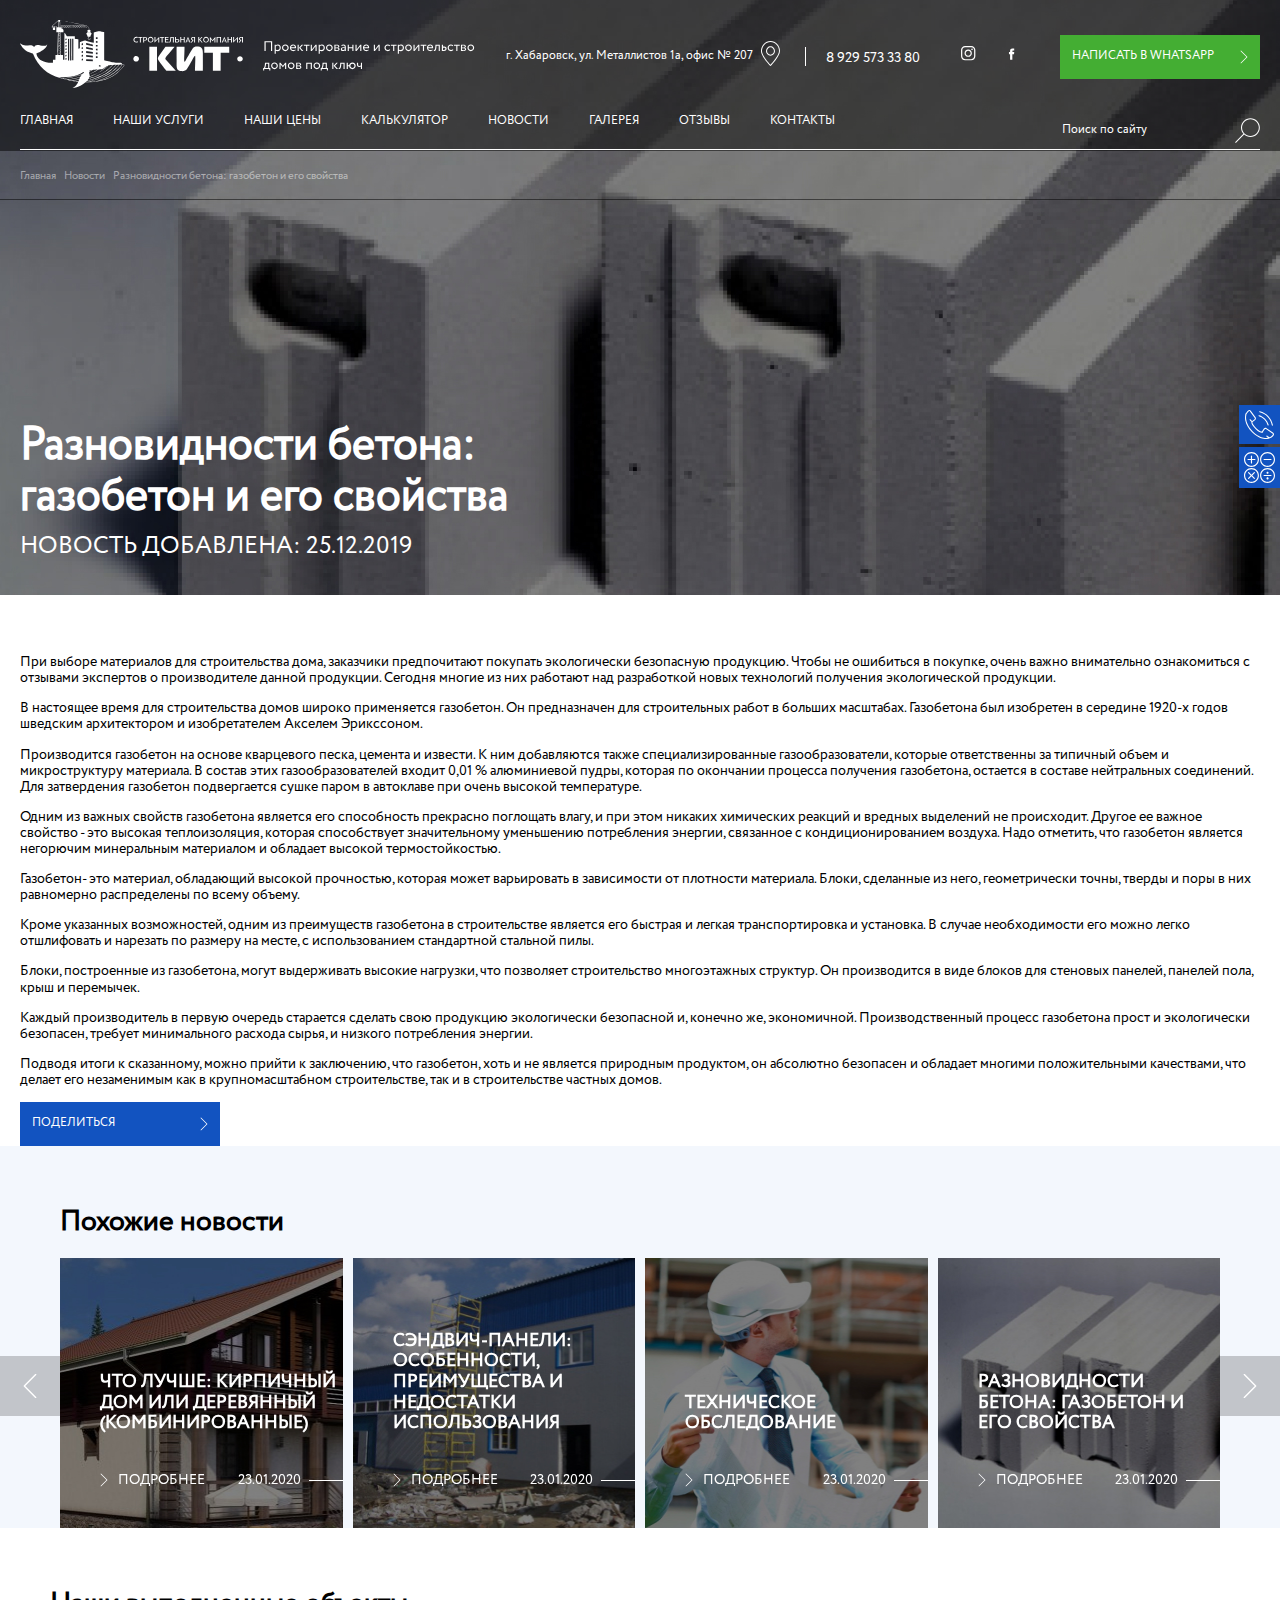
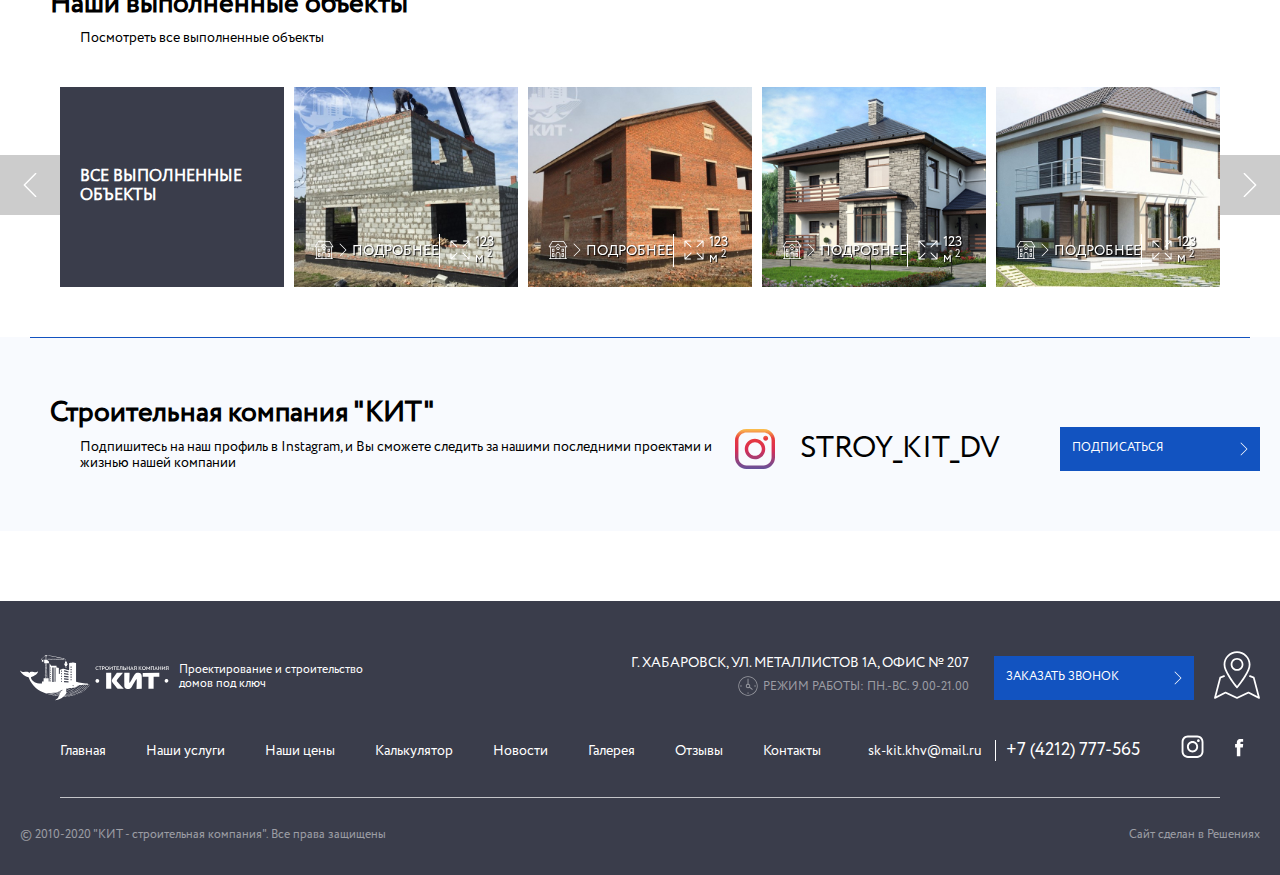
<file: news-more.html>
<!DOCTYPE html>
<html xmlns="http://www.w3.org/1999/xhtml" xml:lang="en-us" lang="en-us">
    <head>
        <meta charset="utf-8">
        <title>КИТ</title>
        <meta content="IE=edge" http-equiv="x-ua-compatible">
        <meta content="width=device-width, initial-scale=1" name="viewport">
        <link href="css/normalize.css" type="text/css" rel="stylesheet" />  
        <link href="css/jquery-ui-slider.css" type="text/css" rel="stylesheet" />  
        <link href="css/jquery.fancybox.min.css" type="text/css" rel="stylesheet" /> 
        <link href="css/slider-pro.min.css" type="text/css" rel="stylesheet" /> 
        <link href="css/lightslider.min.css" type="text/css" rel="stylesheet" /> 
        <link href="styles.css" type="text/css" rel="stylesheet" /> 
        <link href="template_styles.css" type="text/css" rel="stylesheet" /> 
    </head>
    <body>
        <div class="wrapper">
            <!--Intro-->
            <section class="section">
                    <ul class="inside-menu">
                        <div class="inside-menu__item">
                            <a class="inside-menu__link">Проектирование</a>
                        </div>
                        <div class="inside-menu__item">
                            <a class="inside-menu__link">Малоэтажное строительство</a>
                            <ul>
                                <li><a href="">Кирпичные дома</a></li>
                                <li><a href="">Дома из отсевоблоков</a></li>
                                <li><a href="">Дома из керамзитоблоков</a></li>
                            </ul>
                        </div>
                        <div class="inside-menu__item">
                            <a class="inside-menu__link">Общестроительные работы</a>
                            <ul>
                                <li><a href="">Фундаментальные работы</a></li>
                                <li><a href="">Кровельные работы</a></li>
                                <li><a href="">Фасадные работы</a></li>
                                <li><a href="">Инженерные коммуникации, благоустройство</a></li>
                            </ul>
                        </div>
                        <div class="inside-menu__item">
                            <a class="inside-menu__link">Металлоконструкции</a>
                            <ul>
                                <li><a href="">Изготовление и монтаж металлоконструкций</a></li>
                                <li><a href="">Строительство складов, ангаров</a></li>
                                <li><a href="">Строительство торговых зданий и сооружений</a></li>
                                <li><a href="">Строительство промышленных зданий</a></li>
                                <li><a href="">Монтаж сэндвич-панелей</a></li>
                            </ul>
                        </div>
                        <div class="inside-menu__item">
                            <a class="inside-menu__link">Технический надзор</a>
                        </div>
                    </ul>
                <div class="">
                    <header id="header" class="header header--changable">
                        <div class="header__top">
                            <a href="index.html" class="logo">
                                <img src="images/logo.svg" alt="Строительная компания 'КИТ'">
                            </a>
                            <div class="address">
                                <p>г. Хабаровск, ул. Металлистов 1а, офис № 207</p>
                                <a href=""><img src="images/map-icon.svg" alt=""></a>
                            </div>
                            <div class="phones">
                                <a href="tel:+79295733380">8 929 573 33 80</a>
                            </div>
                            <div class="socials">
                                <a href=""><img src="images/inst-icon.svg" alt="КИТ в Instagram"></a>
                                <a href=""><img src="images/fb-icon.svg" alt="КИТ на Facebook"></a>
                            </div>
                            <a href="" class="btn btn--green">
                                <span>Написать в WhatsApp</span>
                                <img src="images/arrow-right.svg" alt="Написать в WhatsApp">
                            </a>    
                        </div>
                        <div class="header__bottom">
                            <ul class="menu">
                                <li class="menu__item"><a href="index.html">Главная</a></li>
                                <li class="menu__item menu-show-elements"><a href="">Наши услуги</a></li>
                                <li class="menu__item"><a href="price.html">Наши цены</a></li>
                                <li class="menu__item"><a href="">Калькулятор</a></li>
                                <li class="menu__item"><a href="news.html">Новости</a></li>
                                <li class="menu__item"><a href="gallery.html">Галерея</a></li>
                                <li class="menu__item"><a href="reviews.html">Отзывы</a></li>
                                <li class="menu__item"><a href="contacts.html">Контакты</a></li>
                            </ul>

                            <a href="javascript:void(0);" class="hamburger-icon" data-fancybox data-src="#mobile-menu"><img src="images/mobile-menu-close.svg" alt="Меню"></a> 
                            <a href="tel:+74212777565" class="phone-icon"><img src="images/phone-icon.svg" alt="Меню"></a> 

                            <div class="search">
                                <input type="text" placeholder="Поиск по сайту">
                                <img src="images/search-icon.svg" alt="Поиск">
                            </div>
                        </div>
                    </header>

                    <div class="links">
                        <a href="index.html"><img src="images/arrow-back.svg" alt="Вернуться назад"><span>Вернуться на шаг назад</span></a>
                        <a href="javascript:void(0);" class="" data-fancybox data-src="#calculator"><img src="images/calculator-icon.svg" alt="Калькулятор"><span>Калькулятор</span></div>
                    </div>
                    

                    <div class="cookies cookies--light">
                        <ul>
                            <li><a href="index.html">Главная</a></li>
                            <li><a href="news.html">Новости</a></li>
                            <li><a href="news.html">Разновидности бетона: газобетон и его свойства</a></li>
                        </ul>
                    </div>
                </div>
            </section>


            <section class="section content-zone">
                <div class="news-more__intro">
                    <div class="news-more__pic">
                        <img src="temp/news-background.jpg" alt="">
                    </div>
                    <div class="news-more__title">
                        <h2>Разновидности бетона:<br>газобетон и его свойства</h2>
                        <span>Новость добавлена: 25.12.2019</span>
                    </div>
                </div>
                

                <div class="news-more__desc">
                    <div>
                        <p>
                            При выборе материалов для строительства дома, заказчики предпочитают покупать экологически безопасную продукцию. Чтобы не ошибиться в покупке, очень важно внимательно ознакомиться с отзывами экспертов о производителе данной продукции. Сегодня многие из них работают над разработкой новых технологий получения экологической продукции.
                        </p>
                        <p>
                            В настоящее время для строительства домов широко применяется газобетон. Он предназначен для строительных работ в больших масштабах. Газобетона был изобретен в середине 1920-х годов шведским архитектором и изобретателем Акселем Эрикссоном. 
                        </p>
                    </div>
                    <p>
                        Производится газобетон на основе кварцевого песка, цемента и извести. К ним добавляются также специализированные газообразователи, которые ответственны за типичный объем и микроструктуру материала. В состав этих газообразователей входит 0,01 % алюминиевой пудры, которая по окончании процесса получения газобетона, остается в составе нейтральных соединений. Для затвердения газобетон подвергается сушке паром в автоклаве при очень высокой температуре.
                    </p>
                    <p>
                        Одним из важных свойств газобетона является его способность прекрасно поглощать влагу, и при этом никаких химических реакций и вредных выделений не происходит. Другое ее важное свойство - это высокая теплоизоляция, которая способствует значительному уменьшению потребления энергии, связанное с кондиционированием воздуха. Надо отметить, что газобетон является негорючим минеральным материалом и обладает высокой термостойкостью.
                    </p>
                    <p>
                        Газобетон- это материал, обладающий высокой прочностью, которая может варьировать в зависимости от плотности материала. Блоки, сделанные из него, геометрически точны, тверды и поры в них равномерно распределены по всему объему.
                    </p>
                    <p>
                        Кроме указанных возможностей, одним из преимуществ газобетона в строительстве является его быстрая и легкая транспортировка и установка. В случае необходимости его можно легко отшлифовать и нарезать по размеру на месте, с использованием стандартной стальной пилы.
                    </p>
                    <p>
                        Блоки, построенные из газобетона, могут выдерживать высокие нагрузки, что позволяет строительство многоэтажных структур. Он производится в виде блоков для стеновых панелей, панелей пола, крыш и перемычек.
                    </p>
                    <p>
                        Каждый производитель в первую очередь старается сделать свою продукцию экологически безопасной и, конечно же, экономичной. Производственный процесс газобетона прост и экологически безопасен, требует минимального расхода сырья, и низкого потребления энергии.
                    </p>
                    <p>
                        Подводя итоги к сказанному, можно прийти к заключению, что газобетон, хоть и не является природным продуктом, он абсолютно безопасен и обладает многими положительными качествами, что делает его незаменимым как в крупномасштабном строительстве, так и в строительстве частных домов.
                    </p>
                    <a href="" class="btn">
                        <span>Поделиться</span>
                        <img src="images/arrow-right.svg" alt="Поделиться">
                    </a>
                </div>


               
       
            </section>

            <!--Похожие новости-->
            <section class="section  similar-news">
                <h2 class="section-title">Похожие новости</h2>
                <div class="similar-news__wrap">
                    <a href="javascript:void(0);" class="arrow arrow-left arrow-left-news"><img src="images/arrow-left-white.svg" alt="Назад"></a>
                        <ul id="similar-news">
                            <li>
                                <a href="news-more.html" class="news__item" style="background:url('temp/news-pic-1.jpg');background-size:cover;">
                                    <h3>Что лучше: кирпичный дом или деревянный (комбинированные)</h3>
                                    <div class="news__desc">
                                        <div><img src="images/arrow-right.svg" alt="Подробнее"><span>Подробнее</span></div>  
                                        <p>23.01.2020</p>
                                    </div>
                                </a>
                            </li>
                            <li>
                                <a href="news-more.html" class="news__item" style="background:url('temp/news-pic-2.jpg');background-size:cover;">
                                    <h3>Сэндвич-панели: особенности, преимущества и недостатки использования</h3>
                                    <div class="news__desc">
                                        <div><img src="images/arrow-right.svg" alt="Подробнее"><span>Подробнее</span></div>  
                                        <p>23.01.2020</p>
                                    </div>
                                </a>
                            </li>
                            <li>
                                <a href="news-more.html" class="news__item" style="background:url('temp/news-pic-3.jpg');background-size:cover;">
                                    <h3>Техническое обследование</h3>
                                    <div class="news__desc">
                                        <div><img src="images/arrow-right.svg" alt="Подробнее"><span>Подробнее</span></div>  
                                        <p>23.01.2020</p>
                                    </div>
                                </a>
                            </li>
                            <li>
                                <a href="news-more.html" class="news__item" style="background:url('temp/news-pic-4.jpg');background-size:cover;">
                                    <h3>Разновидности бетона: газобетон и его свойства</h3>
                                    <div class="news__desc">
                                        <div><img src="images/arrow-right.svg" alt="Подробнее"><span>Подробнее</span></div>  
                                        <p>23.01.2020</p>
                                    </div>
                                </a>
                            </li>
                            <li>
                                <a href="news-more.html" class="news__item" style="background:url('temp/news-pic-5.jpg');background-size:cover;">
                                    <h3>Бетон - основа всего</h3>
                                    <div class="news__desc">
                                        <div><img src="images/arrow-right.svg" alt="Подробнее"><span>Подробнее</span></div>  
                                        <p>23.01.2020</p>
                                    </div>
                                </a>
                            </li>
                            <li>
                                <a href="news-more.html" class="news__item" style="background:url('temp/news-pic-6.jpg');background-size:cover;">
                                    <h3>Демонтаж дачного дома</h3>
                                    <div class="news__desc">
                                        <div><img src="images/arrow-right.svg" alt="Подробнее"><span>Подробнее</span></div>  
                                        <p>23.01.2020</p>
                                    </div>
                                </a>
                            </li>
                        </ul>

                    <a href="javascript:void(0);" class="arrow arrow-right arrow-right-news"><img src="images/arrow-right-white.svg" alt="Вперед"></a>

                </div>
               
                
            </section>

            <!--Наши выполненные объекты-->
            <section class="section section--mobile-hidden" style="margin-bottom: 50px;">
                <h2 class="section-title">Наши выполненные объекты</h2>
                <p><a href="gallery.html">Посмотреть все выполненные объекты</a></p>
                <div class="gallery-wrap">
                    <a href="javascript:void(0);" class="arrow arrow-left arrow-left-gallery"><img src="images/arrow-left-white.svg" alt="Назад"></a>
                    <div class="gallery" id="gallerySlide">
                        <div class="gallery__item all-objects">
                            <h4>Все выполненные объекты</h4>
                        </div>
                        <div class="gallery__item" style="background:url('temp/project-pic-1.jpg');background-size:cover;">
                            <div class="gallery__desc">
                                <div class="gallery__left">
                                    <div class="gallery__icon"></div>
                                    <a href="gallery-more.html">
                                        <img src="images/arrow-right.svg" alt="Подробнее">
                                        <span>Подробнее</span>
                                    </a>
                                </div>
                                <div class="gallery__right">
                                    <img src="images/square-icon.svg" alt="Площадь">
                                    <span>123 м <sup>2</sup></span>
                                </div>
                            </div>
                            <!--Скрытая часть-->
                            <div class="gallery__hidden-info">
                                <h4>Дом Ломоносова</h4>
                                <div class="gallery__hidden-desc">
                                    <div class="gallery__hidden-details">
                                        <div>
                                            <img src="images/square-icon-color.svg" alt="Площадь">
                                            <span>123 м <sup>2</sup></span>
                                        </div>
                                        <div>
                                            <img src="images/floor-icon.svg" alt="Этажность">
                                            <span>2 этажа</span>
                                        </div>
                                    </div>
                                    <hr color="#000">
                                    <div class="gallery__left">
                                        <div class="gallery__icon"></div>
                                        <a href="gallery-more.html">
                                            <img src="images/arrow-right-black.svg" alt="Подробнее">
                                            <span>Подробнее</span>
                                        </a>
                                    </div>
                                </div>
                                
                            </div>
                        </div>
                        <div class="gallery__item" style="background:url('temp/project-pic-2.jpg');background-size:cover;">
                            <div class="gallery__desc">
                                <div class="gallery__left">
                                    <div class="gallery__icon"></div>
                                    <a href="gallery-more.html">
                                        <img src="images/arrow-right.svg" alt="Подробнее">
                                        <span>Подробнее</span>
                                    </a>
                                </div>
                                <div class="gallery__right">
                                    <img src="images/square-icon.svg" alt="Площадь">
                                    <span>123 м <sup>2</sup></span>
                                </div>
                            </div>
                            <!--Скрытая часть-->
                            <div class="gallery__hidden-info">
                                <h4>Дом Ломоносова</h4>
                                <div class="gallery__hidden-desc">
                                    <div class="gallery__hidden-details">
                                        <div>
                                            <img src="images/square-icon-color.svg" alt="Площадь">
                                            <span>123 м <sup>2</sup></span>
                                        </div>
                                        <div>
                                            <img src="images/floor-icon.svg" alt="Этажность">
                                            <span>2 этажа</span>
                                        </div>
                                    </div>
                                    <hr color="#000">
                                    <div class="gallery__left">
                                        <div class="gallery__icon"></div>
                                        <a href="gallery-more.html">
                                            <img src="images/arrow-right-black.svg" alt="Подробнее">
                                            <span>Подробнее</span>
                                        </a>
                                    </div>
                                </div>
                            </div>
                        </div>
                        <div class="gallery__item" style="background:url('temp/project-pic-3.jpg');background-size:cover;">
                            <div class="gallery__desc">
                                <div class="gallery__left">
                                    <div class="gallery__icon"></div>
                                    <a href="gallery-more.html">
                                        <img src="images/arrow-right.svg" alt="Подробнее">
                                        <span>Подробнее</span>
                                    </a>
                                </div>
                                <div class="gallery__right">
                                    <img src="images/square-icon.svg" alt="Площадь">
                                    <span>123 м <sup>2</sup></span>
                                </div>
                            </div>
                            <!--Скрытая часть-->
                            <div class="gallery__hidden-info">
                                <h4>Дом Ломоносова</h4>
                                <div class="gallery__hidden-desc">
                                    <div class="gallery__hidden-details">
                                        <div>
                                            <img src="images/square-icon-color.svg" alt="Площадь">
                                            <span>123 м <sup>2</sup></span>
                                        </div>
                                        <div>
                                            <img src="images/floor-icon.svg" alt="Этажность">
                                            <span>2 этажа</span>
                                        </div>
                                    </div>
                                    <hr color="#000">
                                    <div class="gallery__left">
                                        <div class="gallery__icon"></div>
                                        <a href="gallery-more.html">
                                            <img src="images/arrow-right-black.svg" alt="Подробнее">
                                            <span>Подробнее</span>
                                        </a>
                                    </div>
                                </div>
                            </div>
                        </div>
                        <div class="gallery__item" style="background:url('temp/project-pic-4.jpg');background-size:cover;">
                            <div class="gallery__desc">
                                <div class="gallery__left">
                                    <div class="gallery__icon"></div>
                                    <a href="gallery-more.html">
                                        <img src="images/arrow-right.svg" alt="Подробнее">
                                        <span>Подробнее</span>
                                    </a>
                                </div>
                                <div class="gallery__right">
                                    <img src="images/square-icon.svg" alt="Площадь">
                                    <span>123 м <sup>2</sup></span>
                                </div>
                            </div>
                            <!--Скрытая часть-->
                            <div class="gallery__hidden-info">
                                <h4>Дом Ломоносова</h4>
                                <div class="gallery__hidden-desc">
                                    <div class="gallery__hidden-details">
                                        <div>
                                            <img src="images/square-icon-color.svg" alt="Площадь">
                                            <span>123 м <sup>2</sup></span>
                                        </div>
                                        <div>
                                            <img src="images/floor-icon.svg" alt="Этажность">
                                            <span>2 этажа</span>
                                        </div>
                                    </div>
                                    <hr color="#000">
                                    <div class="gallery__left">
                                        <div class="gallery__icon"></div>
                                        <a href="gallery-more.html">
                                            <img src="images/arrow-right-black.svg" alt="Подробнее">
                                            <span>Подробнее</span>
                                        </a>
                                    </div>
                                </div>
                            </div>
                        </div>
                        <div class="gallery__item" style="background:url('temp/project-pic-3.jpg');background-size:cover;">
                            <div class="gallery__desc">
                                <div class="gallery__left">
                                    <div class="gallery__icon"></div>
                                    <a href="gallery-more.html">
                                        <img src="images/arrow-right.svg" alt="Подробнее">
                                        <span>Подробнее</span>
                                    </a>
                                </div>
                                <div class="gallery__right">
                                    <img src="images/square-icon.svg" alt="Площадь">
                                    <span>123 м <sup>2</sup></span>
                                </div>
                            </div>
                            <!--Скрытая часть-->
                            <div class="gallery__hidden-info">
                                <h4>Дом Ломоносова</h4>
                                <div class="gallery__hidden-desc">
                                    <div class="gallery__hidden-details">
                                        <div>
                                            <img src="images/square-icon-color.svg" alt="Площадь">
                                            <span>123 м <sup>2</sup></span>
                                        </div>
                                        <div>
                                            <img src="images/floor-icon.svg" alt="Этажность">
                                            <span>2 этажа</span>
                                        </div>
                                    </div>
                                    <hr color="#000">
                                    <div class="gallery__left">
                                        <div class="gallery__icon"></div>
                                        <a href="gallery-more.html">
                                            <img src="images/arrow-right-black.svg" alt="Подробнее">
                                            <span>Подробнее</span>
                                        </a>
                                    </div>
                                </div>
                            </div>
                        </div>
                        <div class="gallery__item" style="background:url('temp/project-pic-5.jpg');background-size:cover;">
                            <div class="gallery__desc">
                                <div class="gallery__left">
                                    <div class="gallery__icon"></div>
                                    <a href="gallery-more.html">
                                        <img src="images/arrow-right.svg" alt="Подробнее">
                                        <span>Подробнее</span>
                                    </a>
                                </div>
                                <div class="gallery__right">
                                    <img src="images/square-icon.svg" alt="Площадь">
                                    <span>123 м <sup>2</sup></span>
                                </div>
                            </div>
                            <!--Скрытая часть-->
                            <div class="gallery__hidden-info">
                                <h4>Дом Ломоносова</h4>
                                <div class="gallery__hidden-desc">
                                    <div class="gallery__hidden-details">
                                        <div>
                                            <img src="images/square-icon-color.svg" alt="Площадь">
                                            <span>123 м <sup>2</sup></span>
                                        </div>
                                        <div>
                                            <img src="images/floor-icon.svg" alt="Этажность">
                                            <span>2 этажа</span>
                                        </div>
                                    </div>
                                    <hr color="#000">
                                    <div class="gallery__left">
                                        <div class="gallery__icon"></div>
                                        <a href="gallery-more.html">
                                            <img src="images/arrow-right-black.svg" alt="Подробнее">
                                            <span>Подробнее</span>
                                        </a>
                                    </div>
                                </div>
                            </div>
                        </div>
                        <div class="gallery__item" style="background:url('temp/project-pic-6.jpg');background-size:cover;">
                            <div class="gallery__desc">
                                <div class="gallery__left">
                                    <div class="gallery__icon"></div>
                                    <a href="gallery-more.html">
                                        <img src="images/arrow-right.svg" alt="Подробнее">
                                        <span>Подробнее</span>
                                    </a>
                                </div>
                                <div class="gallery__right">
                                    <img src="images/square-icon.svg" alt="Площадь">
                                    <span>123 м <sup>2</sup></span>
                                </div>
                            </div>
                            <!--Скрытая часть-->
                            <div class="gallery__hidden-info">
                                <h4>Дом Ломоносова</h4>
                                <div class="gallery__hidden-desc">
                                    <div class="gallery__hidden-details">
                                        <div>
                                            <img src="images/square-icon-color.svg" alt="Площадь">
                                            <span>123 м <sup>2</sup></span>
                                        </div>
                                        <div>
                                            <img src="images/floor-icon.svg" alt="Этажность">
                                            <span>2 этажа</span>
                                        </div>
                                    </div>
                                    <hr color="#000">
                                    <div class="gallery__left">
                                        <div class="gallery__icon"></div>
                                        <a href="gallery-more.html">
                                            <img src="images/arrow-right-black.svg" alt="Подробнее">
                                            <span>Подробнее</span>
                                        </a>
                                    </div>
                                </div>
                            </div>
                        </div>
                        <div class="gallery__item" style="background:url('temp/project-pic-1.jpg');background-size:cover;">
                            <div class="gallery__desc">
                                <div class="gallery__left">
                                    <div class="gallery__icon"></div>
                                    <a href="gallery-more.html">
                                        <img src="images/arrow-right.svg" alt="Подробнее">
                                        <span>Подробнее</span>
                                    </a>
                                </div>
                                <div class="gallery__right">
                                    <img src="images/square-icon.svg" alt="Площадь">
                                    <span>123 м <sup>2</sup></span>
                                </div>
                            </div>
                            <!--Скрытая часть-->
                            <div class="gallery__hidden-info">
                                <h4>Дом Ломоносова</h4>
                                <div class="gallery__hidden-desc">
                                    <div class="gallery__hidden-details">
                                        <div>
                                            <img src="images/square-icon-color.svg" alt="Площадь">
                                            <span>123 м <sup>2</sup></span>
                                        </div>
                                        <div>
                                            <img src="images/floor-icon.svg" alt="Этажность">
                                            <span>2 этажа</span>
                                        </div>
                                    </div>
                                    <hr color="#000">
                                    <div class="gallery__left">
                                        <div class="gallery__icon"></div>
                                        <a href="gallery-more.html">
                                            <img src="images/arrow-right-black.svg" alt="Подробнее">
                                            <span>Подробнее</span>
                                        </a>
                                    </div>
                                </div>
                            </div>
                        </div>
                        <div class="gallery__item" style="background:url('temp/project-pic-5.jpg');background-size:cover;">
                            <div class="gallery__desc">
                                <div class="gallery__left">
                                    <div class="gallery__icon"></div>
                                    <a href="gallery-more.html">
                                        <img src="images/arrow-right.svg" alt="Подробнее">
                                        <span>Подробнее</span>
                                    </a>
                                </div>
                                <div class="gallery__right">
                                    <img src="images/square-icon.svg" alt="Площадь">
                                    <span>123 м <sup>2</sup></span>
                                </div>
                            </div>
                            <!--Скрытая часть-->
                            <div class="gallery__hidden-info">
                                <h4>Дом Ломоносова</h4>
                                <div class="gallery__hidden-desc">
                                    <div class="gallery__hidden-details">
                                        <div>
                                            <img src="images/square-icon-color.svg" alt="Площадь">
                                            <span>123 м <sup>2</sup></span>
                                        </div>
                                        <div>
                                            <img src="images/floor-icon.svg" alt="Этажность">
                                            <span>2 этажа</span>
                                        </div>
                                    </div>
                                    <hr color="#000">
                                    <div class="gallery__left">
                                        <div class="gallery__icon"></div>
                                        <a href="gallery-more.html">
                                            <img src="images/arrow-right-black.svg" alt="Подробнее">
                                            <span>Подробнее</span>
                                        </a>
                                    </div>
                                </div>
                            </div>
                        </div>
                    </div>
                    <a href="javascript:void(0);" class="arrow arrow-right arrow-right-gallery"><img src="images/arrow-right-white.svg" alt="Вперед"></a>
                </div>
                
            </section>

            <!--Instagram-->
            <section class="section section--instagram section--instagram-inside">
                <div>
                    <h2 class="section-title">Строительная компания "КИТ"</h2>
                    <p>Подпишитесь на наш профиль в Instagram, и Вы сможете следить 
                        за нашими последними проектами и жизнью нашей компании</p>
                </div>
                <div>
                    <div class="instagram">
                        <img src="images/inst-icon-color.svg" alt="Instagram">
                        <span>stroy_kit_dv</span>
                    </div>
                    <a href="" class="btn">
                        <span>Подписаться</span>
                        <img src="images/arrow-right.svg" alt="Подписаться">
                    </a>
                </div>
            </section>

                      
            <footer id="footer" class="footer">
                <div class="footer__top">
                    <a href="index.html" class="logo">
                        <img src="images/logo-footer.svg" alt="КИТ">
                    </a>
                    <div class="address">
                        <p>г. Хабаровск, ул. Металлистов 1а, офис № 207</p>
                        <p>Режим работы: Пн.-Вс. 9.00-21.00</p>
                    </div>
                    <a href="" class="btn">
                        <span>Заказать звонок</span>
                        <img src="images/arrow-right.svg" alt="Написать в WhatsApp">
                    </a>
                    <a href=""><img src="images/map-full-icon.svg" alt=""></a>
                </div>
                <div class="footer__middle">
                    <nav class="menu">
                        <a href="index.html">Главная</a>
                        <a href="services.html">Наши услуги</a>
                        <a href="price.html">Наши цены</a>
                        <a href="">Калькулятор</a>
                        <a href="news.html">Новости</a>
                        <a href="gallery.html">Галерея</a>
                        <a href="reviews.html">Отзывы</a>
                        <a href="contacts.html">Контакты</a>
                    </nav>
                    <a class="mail" href="mailto:sk-kit-khv@mail.ru">sk-kit.khv@mail.ru</a>
                    <a class="phone" href="tel:+74212777565">+7 (4212) 777-565</a>
                    <div class="socials">
                        <ul>
                            <li><a href="http://instagram.ru"><img src="images/inst-icon.svg" alt="Instagram"></a></li>
                            <li><a href="http://facebok.com"><img src="images/fb-icon.svg" alt="Facebook"></a></li>
                        </ul>
                    </div>
                </div>
                <div class="footer__bottom">
                    <p>&copy; 2010-2020 "КИТ - строительная компания". Все права защищены</p>
                    <p>Сайт сделан в <a href="https://r-pl.ru/">Решениях</a></p>
                </div>
            </footer>

            <div class="sticky-icons sticky-icons--inside">
                <div class="sticky-icons__link sticky-icons__link--call" data-fancybox data-src="#order-call"><img src="images/phone-icon.svg" alt=""></div>
                <div class="sticky-icons__link sticky-icons__link--calculate" data-fancybox data-src="#calculator"><img src="images/calculator-icon.svg" alt=""></div>
            </div>

            <!--Мобильное меню-->
            <div class="modal-window mobile-menu" id="mobile-menu">
                <a href="index.html" class="logo">
                    <img src="images/logo.svg" alt="Строительная компания 'КИТ'">
                </a>
                <a href="" class="btn btn--green">
                    <span>Написать в WhatsApp</span>
                    <img src="images/arrow-right.svg" alt="Написать в WhatsApp">
                </a> 
                <ul>
                    <li><a href="index.html">Главная</a></li>
                    <li><a href="services.html">Наши услуги</a></li>
                    <li><a href="price.html">Наши цены</a></li>
                    <li><a href="">Калькулятор</a></li>
                    <li><a href="news.html">Новости</a></li>
                    <li><a href="gallery.html">Галерея</a></li>
                    <li><a href="reviews.html">Отзывы</a></li>
                    <li><a href="contacts.html">Контакты</a></li>
                </ul>
                <div class="address">
                    <p>г. Хабаровск,<br class="address__new-line"> ул. Металлистов 1а, офис № 207</p>
                </div>
                <div class="socials">
                    <a href=""><img src="images/inst-icon.svg" alt="КИТ в Instagram"></a>
                    <a href=""><img src="images/fb-icon.svg" alt="КИТ на Facebook"></a>
                    <a href="tel:+89295733380">8 929 573 33 80</a>
                </div>
                <a class="mail" href="mailto:sk-kit-khv@mail.ru">sk-kit.khv@mail.ru</a>

            </div>
           
            <!--Заказать звонок-->
            <div class="modal-window order-call" id="order-call">
                <form action="#" class="form">
                    <div class="form__content">
                        <div class="form__title">
                            <h3>Задайте нам вопрос или оставьте заявку</h3>
                        </div>

                        <div class="form__fields">
                            <input type="text" placeholder="Ваше имя">
                            <input type="tel" placeholder="Ваш номер телефона +7 -"> 
                        </div>
                        <div class="form__fields">
                            <input type="text" placeholder="Комментарий" class="full">
                        </div>
                    </div>
                    <div class="form__bottom">
                        <a href="" class="btn">
                            <span>Отправить</span>
                            <img src="images/arrow-right.svg" alt="Отправить">
                        </a>
                        <p>Заполняя форму на сайте, вы соглашаетесь с нашей 
                            <a href="">Политикой конфиденциальности</a>
                        </p>
                    </div>
                </form>
            </div>

            <!--Рассчитать стоимость-->
            <div class="modal-window form-calculator" id="calculator">
                    <img src="images/form-background.png" alt="Фон" class="form__background">
                    <form action="" class="form-calc">
                        <div class="form__title">
                            <h3>Получить расчет от наших специалистов</h3>
                        </div> 
                        <div class="slider-pro form__slider" id="calculateSlider">
                            <ul class="sp-slides">
                                <li class="sp-slide">
                                    <p>Полезная площадь (площадь всех внутренних помещений)</p>
                                    <h4>Шаг 1</h4>
                                    <div class="form__wrap">
                                        <div>
                                            <input class="custom-radio" name="square" type="radio" id="square-80" value="80">
                                            <label for="square-80">80 кв.м.</label>
                                        </div>
                                        <div>
                                            <input class="custom-radio" name="square" type="radio" id="square-100" value="100">
                                            <label for="square-100">100 кв.м.</label>
                                        </div>
                                        <div>
                                            <input class="custom-radio" name="square" type="radio" id="square-150" value="150">
                                            <label for="square-150">150 кв.м.</label>
                                        </div>
                                        <div>
                                            <input class="custom-radio" name="square" type="radio" id="square-200" value="200">
                                            <label for="square-200">200 кв.м.</label>
                                        </div>
                                        <div>
                                            <input class="custom-radio" name="square" type="radio" id="square-250" value="250">
                                            <label for="square-250">250 кв.м.</label>
                                        </div> 
                                        <div>
                                            <input class="custom-radio" name="square" type="radio" id="square-300" value="300">
                                            <label for="square-300">300 кв.м.</label>
                                        </div>                              
                                    </div>
                                </li>
                                <li class="sp-slide">
                                    <p>Количество этажей</p>
                                    <h4>Шаг 2</h4>
                                    <div class="form__wrap form__wrap--straight">
                                        <img src="images/form-house-icon.svg" alt="Иконка">
                                        <div>
                                            <input class="custom-radio" name="floors" type="radio" id="floors-1" value="1">
                                            <label for="floors-1">Одноэтажный дом</label>
                                        </div>
                                        <div>
                                            <input class="custom-radio" name="floors" type="radio" id="floors-12" value="12">
                                            <label for="floors-12">Один этаж с мансардой</label>
                                        </div>
                                        <div>
                                            <input class="custom-radio" name="floors" type="radio" id="floors-2" value="2">
                                            <label for="floors-2">Двухэтажный дом</label>
                                        </div>                           
                                    </div>
                                </li>
                                <li class="sp-slide">
                                    <p>Материал стен</p>
                                    <h4>Шаг 3</h4>
                                    <div class="form__wrap mobile-straight">
                                        <div>
                                            <input class="custom-radio" name="material" type="radio" id="material-1" value="Кирпич">
                                            <label for="material-1">Кирпич</label>
                                        </div>
                                        <div>
                                            <input class="custom-radio" name="material" type="radio" id="material-2" value="Керамзитоблок">
                                            <label for="material-2">Керамзитоблок</label>
                                        </div>
                                        <div>
                                            <input class="custom-radio" name="material" type="radio" id="material-3" value="Отсевоблок">
                                            <label for="material-3">Отсевоблок</label>
                                        </div>
                                        <div>
                                            <input class="custom-radio" name="material" type="radio" id="material-4" value="Газобетон">
                                            <label for="material-4">Газобетон</label>
                                        </div>
                                        <div>
                                            <input class="custom-radio" name="material" type="radio" id="material-5" value="Туфоблок">
                                            <label for="material-5">Туфоблок</label>
                                        </div>                              
                                    </div>
                                </li>
                                <li class="sp-slide">
                                    <div class="order-call">
                                        <div class="form">
                                            <div class="form__content">
                                                <div class="form__fields">
                                                    <input type="text" placeholder="Ваше имя">
                                                    <input type="tel" placeholder="Ваш номер телефона +7 -"> 
                                                </div>
                                                <div class="form__fields">
                                                    <input type="text" placeholder="Комментарий" class="full">
                                                </div>
                                            </div>
                                            <div class="form__bottom">
                                                <a href="" class="btn">
                                                    <span>Отправить</span>
                                                    <img src="images/arrow-right.svg" alt="Отправить">
                                                </a>
                                                <p>Заполняя форму на сайте, вы соглашаетесь с нашей 
                                                    <a href="">Политикой конфиденциальности</a>
                                                </p>
                                            </div>
                                        </div>
                                    </div>                                
                                </li>
                            </ul>
                        </div>
                        <div class="form__links">
                            <div class="form__link form__link--back"><img src="images/arrow-back.svg" alt=""><span>Предыдущий шаг</span></div>
                            <div class="form__link form__link--forward"><span>Следующий шаг</span><img src="images/arrow-right-black.svg" alt=""></div>
                        </div>
                        
                    </form>
                </div>

        
        </div>
        <script src="js/jquery-3.2.1.js"></script>
        <script src="js/jquery-ui-slider.js"></script>
        <script src="js/jquery-ui-touchpounch.js"></script>

        <script src="https://maps.api.2gis.ru/2.0/loader.js?pkg=full"></script>
        
        <script src="js/jquery.fancybox.min.js"></script>
        <script src="js/lightslider.min.js"></script>
        <script src="js/jquery.sliderPro.min.js"></script>
        <script src="js/slider.js"></script>
        <script src="js/map-contacts.js"></script>
        <script src="js/main.js"></script>
    </body>
</html>
</file>
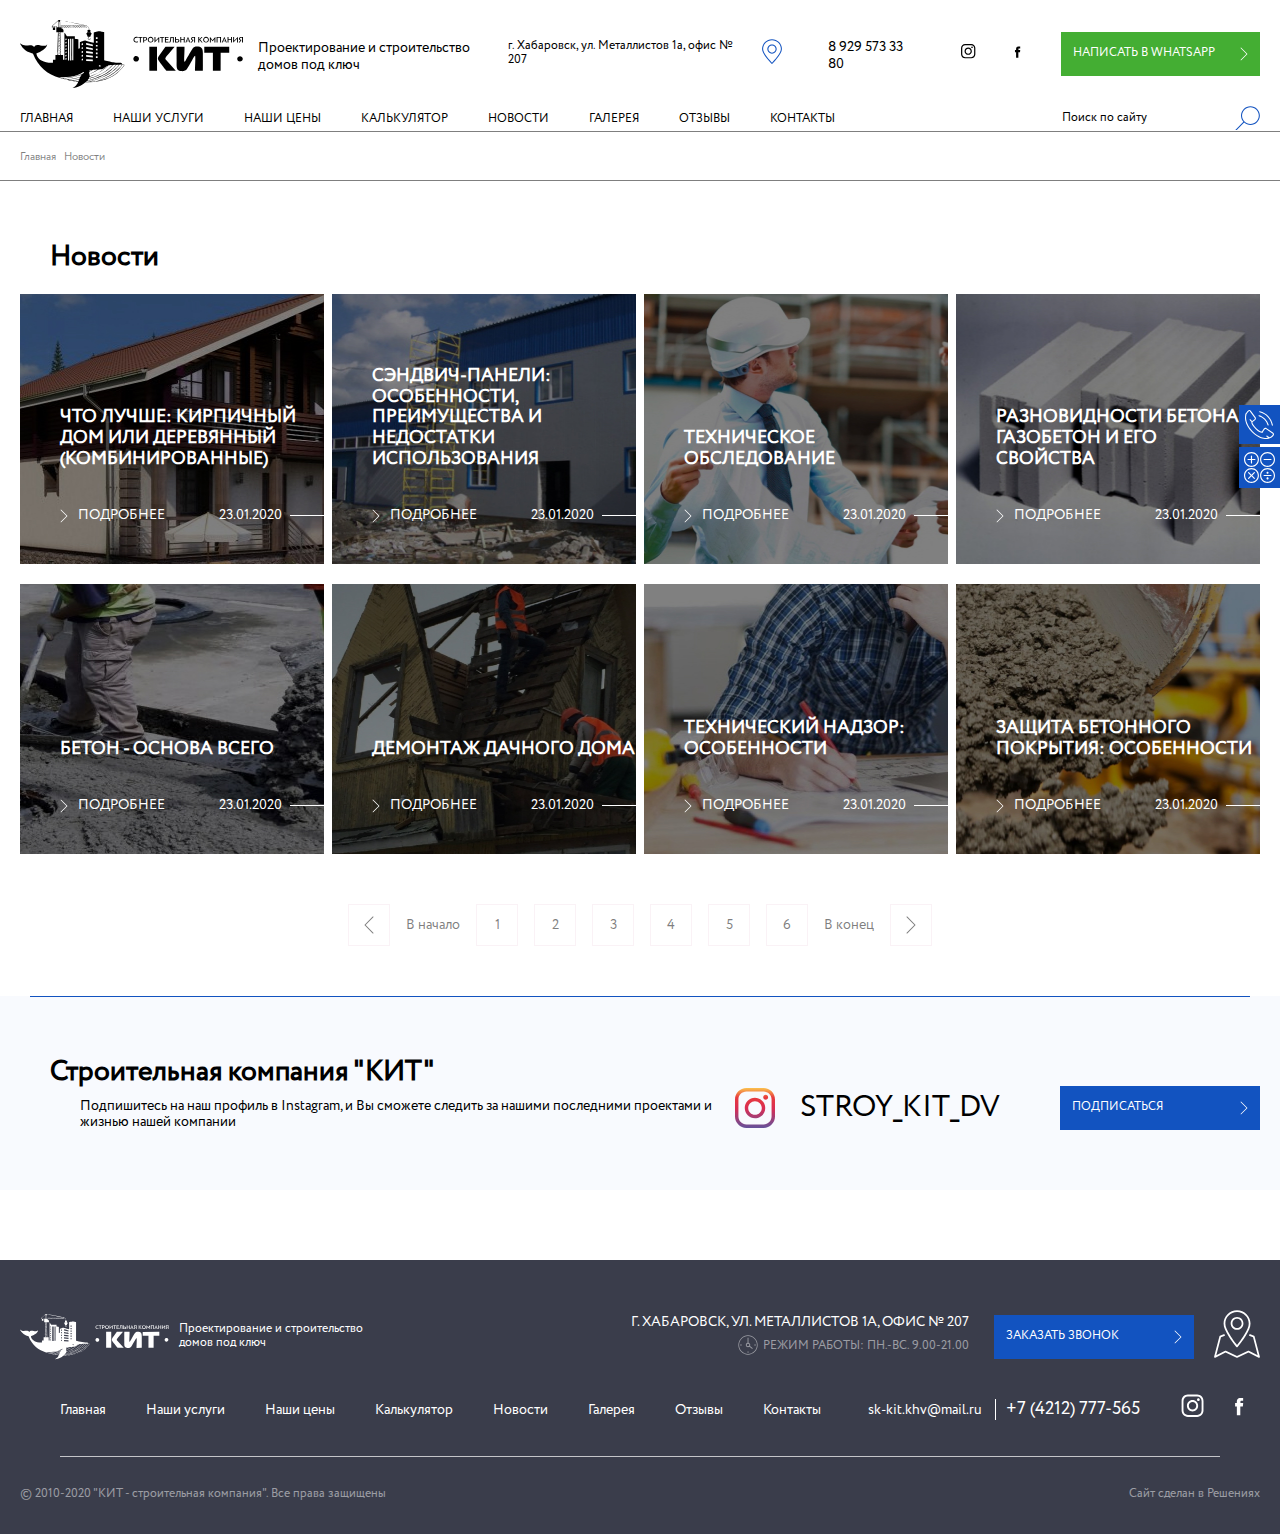
<file: news.html>
<!DOCTYPE html>
<html xmlns="http://www.w3.org/1999/xhtml" xml:lang="en-us" lang="en-us">
    <head>
        <meta charset="utf-8">
        <title>КИТ</title>
        <meta content="IE=edge" http-equiv="x-ua-compatible">
        <meta content="width=device-width, initial-scale=1" name="viewport">
        <link href="css/normalize.css" type="text/css" rel="stylesheet" />  
        <link href="css/jquery-ui-slider.css" type="text/css" rel="stylesheet" />  
        <link href="css/jquery.fancybox.min.css" type="text/css" rel="stylesheet" /> 
        <link href="css/slider-pro.min.css" type="text/css" rel="stylesheet" /> 
        <link href="css/lightslider.min.css" type="text/css" rel="stylesheet" /> 
        <link href="styles.css" type="text/css" rel="stylesheet" /> 
        <link href="template_styles.css" type="text/css" rel="stylesheet" /> 
    </head>
    <body>
        <div class="wrapper">
            <!--Intro-->
            <section class="section">
                <ul class="inside-menu">
                    <div class="inside-menu__item">
                        <a class="inside-menu__link">Проектирование</a>
                    </div>
                    <div class="inside-menu__item">
                        <a class="inside-menu__link">Малоэтажное строительство</a>
                        <ul>
                            <li><a href="">Кирпичные дома</a></li>
                            <li><a href="">Дома из отсевоблоков</a></li>
                            <li><a href="">Дома из керамзитоблоков</a></li>
                        </ul>
                    </div>
                    <div class="inside-menu__item">
                        <a class="inside-menu__link">Общестроительные работы</a>
                        <ul>
                            <li><a href="">Фундаментальные работы</a></li>
                            <li><a href="">Кровельные работы</a></li>
                            <li><a href="">Фасадные работы</a></li>
                            <li><a href="">Инженерные коммуникации, благоустройство</a></li>
                        </ul>
                    </div>
                    <div class="inside-menu__item">
                        <a class="inside-menu__link">Металлоконструкции</a>
                        <ul>
                            <li><a href="">Изготовление и монтаж металлоконструкций</a></li>
                            <li><a href="">Строительство складов, ангаров</a></li>
                            <li><a href="">Строительство торговых зданий и сооружений</a></li>
                            <li><a href="">Строительство промышленных зданий</a></li>
                            <li><a href="">Монтаж сэндвич-панелей</a></li>
                        </ul>
                    </div>
                    <div class="inside-menu__item">
                        <a class="inside-menu__link">Технический надзор</a>
                    </div>
                </ul>
                <div class="">
                    <header id="header" class="header header--inside">
                        <div class="header__top">
                            <a href="index.html" class="logo">
                                <img src="images/logo-black.svg" alt="Строительная компания 'КИТ'">
                            </a>
                            <div class="address">
                                <p>г. Хабаровск, ул. Металлистов 1а, офис № 207</p>
                                <a href=""><img src="images/map-icon-color.svg" alt=""></a>
                            </div>
                            <div class="phones">
                                <a href="tel:+79295733380">8 929 573 33 80</a>
                            </div>
                            <div class="socials">
                                <a href=""><img src="images/insta-icon-black.svg" alt="КИТ в Instagram"></a>
                                <a href=""><img src="images/fb-icon-black.svg" alt="КИТ на Facebook"></a>
                            </div>
                            <a href="" class="btn btn--green">
                                <span>Написать в WhatsApp</span>
                                <img src="images/arrow-right.svg" alt="Написать в WhatsApp">
                            </a>    
                        </div>
                        <div class="header__bottom">
                            <ul class="menu">
                                <li class="menu__item"><a href="index.html">Главная</a></li>
                                <li class="menu__item menu-show-elements"><a href="">Наши услуги</a></li>
                                <li class="menu__item"><a href="price.html">Наши цены</a></li>
                                <li class="menu__item"><a href="">Калькулятор</a></li>
                                <li class="menu__item"><a href="news.html">Новости</a></li>
                                <li class="menu__item"><a href="gallery.html">Галерея</a></li>
                                <li class="menu__item"><a href="reviews.html">Отзывы</a></li>
                                <li class="menu__item"><a href="contacts.html">Контакты</a></li>
                            </ul>

                            <a href="javascript:void(0);" class="hamburger-icon" data-fancybox data-src="#mobile-menu"><img src="images/mobile-menu-close.svg" alt="Меню"></a> 
                            <a href="tel:+74212777565" class="phone-icon"><img src="images/phone-icon.svg" alt="Меню"></a> 

                            <div class="search">
                                <input type="text" placeholder="Поиск по сайту">
                                <img src="images/search-icon-color.svg" alt="Поиск">
                            </div>
                        </div>
                    </header>

                    <div class="links">
                        <a href="index.html"><img src="images/arrow-back.svg" alt="Вернуться назад"><span>Вернуться на шаг назад</span></a>
                        <a href="javascript:void(0);" class="" data-fancybox data-src="#calculator"><img src="images/calculator-icon.svg" alt="Калькулятор"><span>Калькулятор</span></div>
                    </div>
                    

                    <div class="cookies">
                        <ul>
                            <li><a href="index.html">Главная</a></li>
                            <li><a href="news.html">Новости</a></li>
                        </ul>
                    </div>
                </div>
            </section>

            <h2 class="section-title">Новости</h2>

            <section class="section content-zone">
                <div class="news">
                    <a href="news-more.html" class="news__item" style="background:url('temp/news-pic-1.jpg');background-size:cover;">
                        <h3>Что лучше: кирпичный дом или деревянный (комбинированные)</h3>
                        <div class="news__desc">
                            <div><img src="images/arrow-right.svg" alt="Подробнее"><span>Подробнее</span></div>  
                            <p>23.01.2020</p>
                        </div>
                    </a>
                    <a href="news-more.html" class="news__item" style="background:url('temp/news-pic-2.jpg');background-size:cover;">
                        <h3>Сэндвич-панели: особенности, преимущества и недостатки использования</h3>
                        <div class="news__desc">
                            <div><img src="images/arrow-right.svg" alt="Подробнее"><span>Подробнее</span></div>  
                            <p>23.01.2020</p>
                        </div>
                    </a>
                    <a href="news-more.html" class="news__item" style="background:url('temp/news-pic-3.jpg');background-size:cover;">
                        <h3>Техническое обследование</h3>
                        <div class="news__desc">
                            <div><img src="images/arrow-right.svg" alt="Подробнее"><span>Подробнее</span></div>  
                            <p>23.01.2020</p>
                        </div>
                    </a>
                    <a href="news-more.html" class="news__item" style="background:url('temp/news-pic-4.jpg');background-size:cover;">
                        <h3>Разновидности бетона: газобетон и его свойства</h3>
                        <div class="news__desc">
                            <div><img src="images/arrow-right.svg" alt="Подробнее"><span>Подробнее</span></div>  
                            <p>23.01.2020</p>
                        </div>
                    </a>
                    <a href="news-more.html" class="news__item" style="background:url('temp/news-pic-5.jpg');background-size:cover;">
                        <h3>Бетон - основа всего</h3>
                        <div class="news__desc">
                            <div><img src="images/arrow-right.svg" alt="Подробнее"><span>Подробнее</span></div>  
                            <p>23.01.2020</p>
                        </div>
                    </a>
                    <a href="news-more.html" class="news__item" style="background:url('temp/news-pic-6.jpg');background-size:cover;">
                        <h3>Демонтаж дачного дома</h3>
                        <div class="news__desc">
                            <div><img src="images/arrow-right.svg" alt="Подробнее"><span>Подробнее</span></div>  
                            <p>23.01.2020</p>
                        </div>
                    </a>
                    <a href="news-more.html" class="news__item" style="background:url('temp/news-pic-7.jpg');background-size:cover;">
                        <h3>Технический надзор: особенности</h3>
                        <div class="news__desc">
                            <div><img src="images/arrow-right.svg" alt="Подробнее"><span>Подробнее</span></div>  
                            <p>23.01.2020</p>
                        </div>
                    </a>
                    <a href="news-more.html" class="news__item" style="background:url('temp/news-pic-8.jpg');background-size:cover;">
                        <h3>Защита бетонного покрытия: особенности</h3>
                        <div class="news__desc">
                            <div><img src="images/arrow-right.svg" alt="Подробнее"><span>Подробнее</span></div>  
                            <p>23.01.2020</p>
                        </div>
                    </a>
                </div>
                <div class="pages">
                    <ul>
                        <li><a href=""><img src="images/arrow-right-black-news.svg" alt="Назад"></a></li>
                        <li><a href="" class="pages__way">В начало</a></li>
                        <li><a href="">1</a></li>
                        <li><a href="">2</a></li>
                        <li><a href="">3</a></li>
                        <li><a href="">4</a></li>
                        <li><a href="">5</a></li>
                        <li><a href="">6</a></li>
                        <li><a href="" class="pages__way">В конец</a></li>
                        <li><a href=""><img src="images/arrow-left-black-news.svg" alt="Вперед"></a></li>
                    </ul>
                </div>
                <a href="" class="news-more">Больше новостей</a>
            </section>

            <!--Instagram-->
            <section class="section section--instagram section--instagram-inside">
                <div>
                    <h2 class="section-title">Строительная компания "КИТ"</h2>
                    <p>Подпишитесь на наш профиль в Instagram, и Вы сможете следить 
                        за нашими последними проектами и жизнью нашей компании</p>
                </div>
                <div>
                    <div class="instagram">
                        <img src="images/inst-icon-color.svg" alt="Instagram">
                        <span>stroy_kit_dv</span>
                    </div>
                    <a href="" class="btn">
                        <span>Подписаться</span>
                        <img src="images/arrow-right.svg" alt="Подписаться">
                    </a>
                </div>
            </section>






                      
            <footer id="footer" class="footer">
                <div class="footer__top">
                    <a href="index.html" class="logo">
                        <img src="images/logo-footer.svg" alt="КИТ">
                    </a>
                    <div class="address">
                        <p>г. Хабаровск, ул. Металлистов 1а, офис № 207</p>
                        <p>Режим работы: Пн.-Вс. 9.00-21.00</p>
                    </div>
                    <a href="" class="btn">
                        <span>Заказать звонок</span>
                        <img src="images/arrow-right.svg" alt="Написать в WhatsApp">
                    </a>
                    <a href=""><img src="images/map-full-icon.svg" alt=""></a>
                </div>
                <div class="footer__middle">
                    <nav class="menu">
                        <a href="index.html">Главная</a>
                        <a href="services.html">Наши услуги</a>
                        <a href="price.html">Наши цены</a>
                        <a href="">Калькулятор</a>
                        <a href="news.html">Новости</a>
                        <a href="gallery.html">Галерея</a>
                        <a href="reviews.html">Отзывы</a>
                        <a href="contacts.html">Контакты</a>
                    </nav>
                    <a class="mail" href="mailto:sk-kit-khv@mail.ru">sk-kit.khv@mail.ru</a>
                    <a class="phone" href="tel:+74212777565">+7 (4212) 777-565</a>
                    <div class="socials">
                        <ul>
                            <li><a href="http://instagram.ru"><img src="images/inst-icon.svg" alt="Instagram"></a></li>
                            <li><a href="http://facebok.com"><img src="images/fb-icon.svg" alt="Facebook"></a></li>
                        </ul>
                    </div>
                </div>
                <div class="footer__bottom">
                    <p>&copy; 2010-2020 "КИТ - строительная компания". Все права защищены</p>
                    <p>Сайт сделан в <a href="https://r-pl.ru/">Решениях</a></p>
                </div>
            </footer>

            <div class="sticky-icons sticky-icons--inside">
                <div class="sticky-icons__link sticky-icons__link--call" data-fancybox data-src="#order-call"><img src="images/phone-icon.svg" alt=""></div>
                <div class="sticky-icons__link sticky-icons__link--calculate" data-fancybox data-src="#calculator"><img src="images/calculator-icon.svg" alt=""></div>
            </div>

            <!--Мобильное меню-->
            <div class="modal-window mobile-menu" id="mobile-menu">
                <a href="index.html" class="logo">
                    <img src="images/logo.svg" alt="Строительная компания 'КИТ'">
                </a>
                <a href="" class="btn btn--green">
                    <span>Написать в WhatsApp</span>
                    <img src="images/arrow-right.svg" alt="Написать в WhatsApp">
                </a> 
                <ul>
                    <li><a href="index.html">Главная</a></li>
                    <li><a href="services.html">Наши услуги</a></li>
                    <li><a href="price.html">Наши цены</a></li>
                    <li><a href="">Калькулятор</a></li>
                    <li><a href="news.html">Новости</a></li>
                    <li><a href="gallery.html">Галерея</a></li>
                    <li><a href="reviews.html">Отзывы</a></li>
                    <li><a href="contacts.html">Контакты</a></li>
                </ul>
                <div class="address">
                    <p>г. Хабаровск, <br class="address__new-line">ул. Металлистов 1а, офис № 207</p>
                </div>
                <div class="socials">
                    <a href=""><img src="images/inst-icon.svg" alt="КИТ в Instagram"></a>
                    <a href=""><img src="images/fb-icon.svg" alt="КИТ на Facebook"></a>
                    <a href="tel:+89295733380">8 929 573 33 80</a>
                </div>
                <a class="mail" href="mailto:sk-kit-khv@mail.ru">sk-kit.khv@mail.ru</a>

            </div>
           
            <!--Заказать звонок-->
            <div class="modal-window order-call" id="order-call">
                <form action="#" class="form">
                    <div class="form__content">
                        <div class="form__title">
                            <h3>Задайте нам вопрос или оставьте заявку</h3>
                        </div>

                        <div class="form__fields">
                            <input type="text" placeholder="Ваше имя">
                            <input type="tel" placeholder="Ваш номер телефона +7 -"> 
                        </div>
                        <div class="form__fields">
                            <input type="text" placeholder="Комментарий" class="full">
                        </div>
                    </div>
                    <div class="form__bottom">
                        <a href="" class="btn">
                            <span>Отправить</span>
                            <img src="images/arrow-right.svg" alt="Отправить">
                        </a>
                        <p>Заполняя форму на сайте, вы соглашаетесь с нашей 
                            <a href="">Политикой конфиденциальности</a>
                        </p>
                    </div>
                </form>
            </div>

            <!--Рассчитать стоимость-->
            <div class="modal-window form-calculator" id="calculator">
                    <img src="images/form-background.png" alt="Фон" class="form__background">
                    <form action="" class="form-calc">
                        <div class="form__title">
                            <h3>Получить расчет от наших специалистов</h3>
                        </div> 
                        <div class="slider-pro form__slider" id="calculateSlider">
                            <ul class="sp-slides">
                                <li class="sp-slide">
                                    <p>Полезная площадь (площадь всех внутренних помещений)</p>
                                    <h4>Шаг 1</h4>
                                    <div class="form__wrap">
                                        <div>
                                            <input class="custom-radio" name="square" type="radio" id="square-80" value="80">
                                            <label for="square-80">80 кв.м.</label>
                                        </div>
                                        <div>
                                            <input class="custom-radio" name="square" type="radio" id="square-100" value="100">
                                            <label for="square-100">100 кв.м.</label>
                                        </div>
                                        <div>
                                            <input class="custom-radio" name="square" type="radio" id="square-150" value="150">
                                            <label for="square-150">150 кв.м.</label>
                                        </div>
                                        <div>
                                            <input class="custom-radio" name="square" type="radio" id="square-200" value="200">
                                            <label for="square-200">200 кв.м.</label>
                                        </div>
                                        <div>
                                            <input class="custom-radio" name="square" type="radio" id="square-250" value="250">
                                            <label for="square-250">250 кв.м.</label>
                                        </div> 
                                        <div>
                                            <input class="custom-radio" name="square" type="radio" id="square-300" value="300">
                                            <label for="square-300">300 кв.м.</label>
                                        </div>                              
                                    </div>
                                </li>
                                <li class="sp-slide">
                                    <p>Количество этажей</p>
                                    <h4>Шаг 2</h4>
                                    <div class="form__wrap form__wrap--straight">
                                        <img src="images/form-house-icon.svg" alt="Иконка">
                                        <div>
                                            <input class="custom-radio" name="floors" type="radio" id="floors-1" value="1">
                                            <label for="floors-1">Одноэтажный дом</label>
                                        </div>
                                        <div>
                                            <input class="custom-radio" name="floors" type="radio" id="floors-12" value="12">
                                            <label for="floors-12">Один этаж с мансардой</label>
                                        </div>
                                        <div>
                                            <input class="custom-radio" name="floors" type="radio" id="floors-2" value="2">
                                            <label for="floors-2">Двухэтажный дом</label>
                                        </div>                           
                                    </div>
                                </li>
                                <li class="sp-slide">
                                    <p>Материал стен</p>
                                    <h4>Шаг 3</h4>
                                    <div class="form__wrap mobile-straight">
                                        <div>
                                            <input class="custom-radio" name="material" type="radio" id="material-1" value="Кирпич">
                                            <label for="material-1">Кирпич</label>
                                        </div>
                                        <div>
                                            <input class="custom-radio" name="material" type="radio" id="material-2" value="Керамзитоблок">
                                            <label for="material-2">Керамзитоблок</label>
                                        </div>
                                        <div>
                                            <input class="custom-radio" name="material" type="radio" id="material-3" value="Отсевоблок">
                                            <label for="material-3">Отсевоблок</label>
                                        </div>
                                        <div>
                                            <input class="custom-radio" name="material" type="radio" id="material-4" value="Газобетон">
                                            <label for="material-4">Газобетон</label>
                                        </div>
                                        <div>
                                            <input class="custom-radio" name="material" type="radio" id="material-5" value="Туфоблок">
                                            <label for="material-5">Туфоблок</label>
                                        </div>                              
                                    </div>
                                </li>
                                <li class="sp-slide">
                                    <div class="order-call">
                                        <div class="form">
                                            <div class="form__content">
                                                <div class="form__fields">
                                                    <input type="text" placeholder="Ваше имя">
                                                    <input type="tel" placeholder="Ваш номер телефона +7 -"> 
                                                </div>
                                                <div class="form__fields">
                                                    <input type="text" placeholder="Комментарий" class="full">
                                                </div>
                                            </div>
                                            <div class="form__bottom">
                                                <a href="" class="btn">
                                                    <span>Отправить</span>
                                                    <img src="images/arrow-right.svg" alt="Отправить">
                                                </a>
                                                <p>Заполняя форму на сайте, вы соглашаетесь с нашей 
                                                    <a href="">Политикой конфиденциальности</a>
                                                </p>
                                            </div>
                                        </div>
                                    </div>                                
                                </li>
                            </ul>
                        </div>
                        <div class="form__links">
                            <div class="form__link form__link--back"><img src="images/arrow-back.svg" alt=""><span>Предыдущий шаг</span></div>
                            <div class="form__link form__link--forward"><span>Следующий шаг</span><img src="images/arrow-right-black.svg" alt=""></div>
                        </div>
                        
                    </form>
                </div>

        
        </div>
        <script src="js/jquery-3.2.1.js"></script>
        <script src="js/jquery-ui-slider.js"></script>
        <script src="js/jquery-ui-touchpounch.js"></script>

        <script src="https://maps.api.2gis.ru/2.0/loader.js?pkg=full"></script>
        
        <script src="js/jquery.fancybox.min.js"></script>
        <script src="js/lightslider.min.js"></script>
        <script src="js/jquery.sliderPro.min.js"></script>
        <script src="js/slider.js"></script>
        <script src="js/map-contacts.js"></script>
        <script src="js/main.js"></script>
    </body>
</html>
</file>
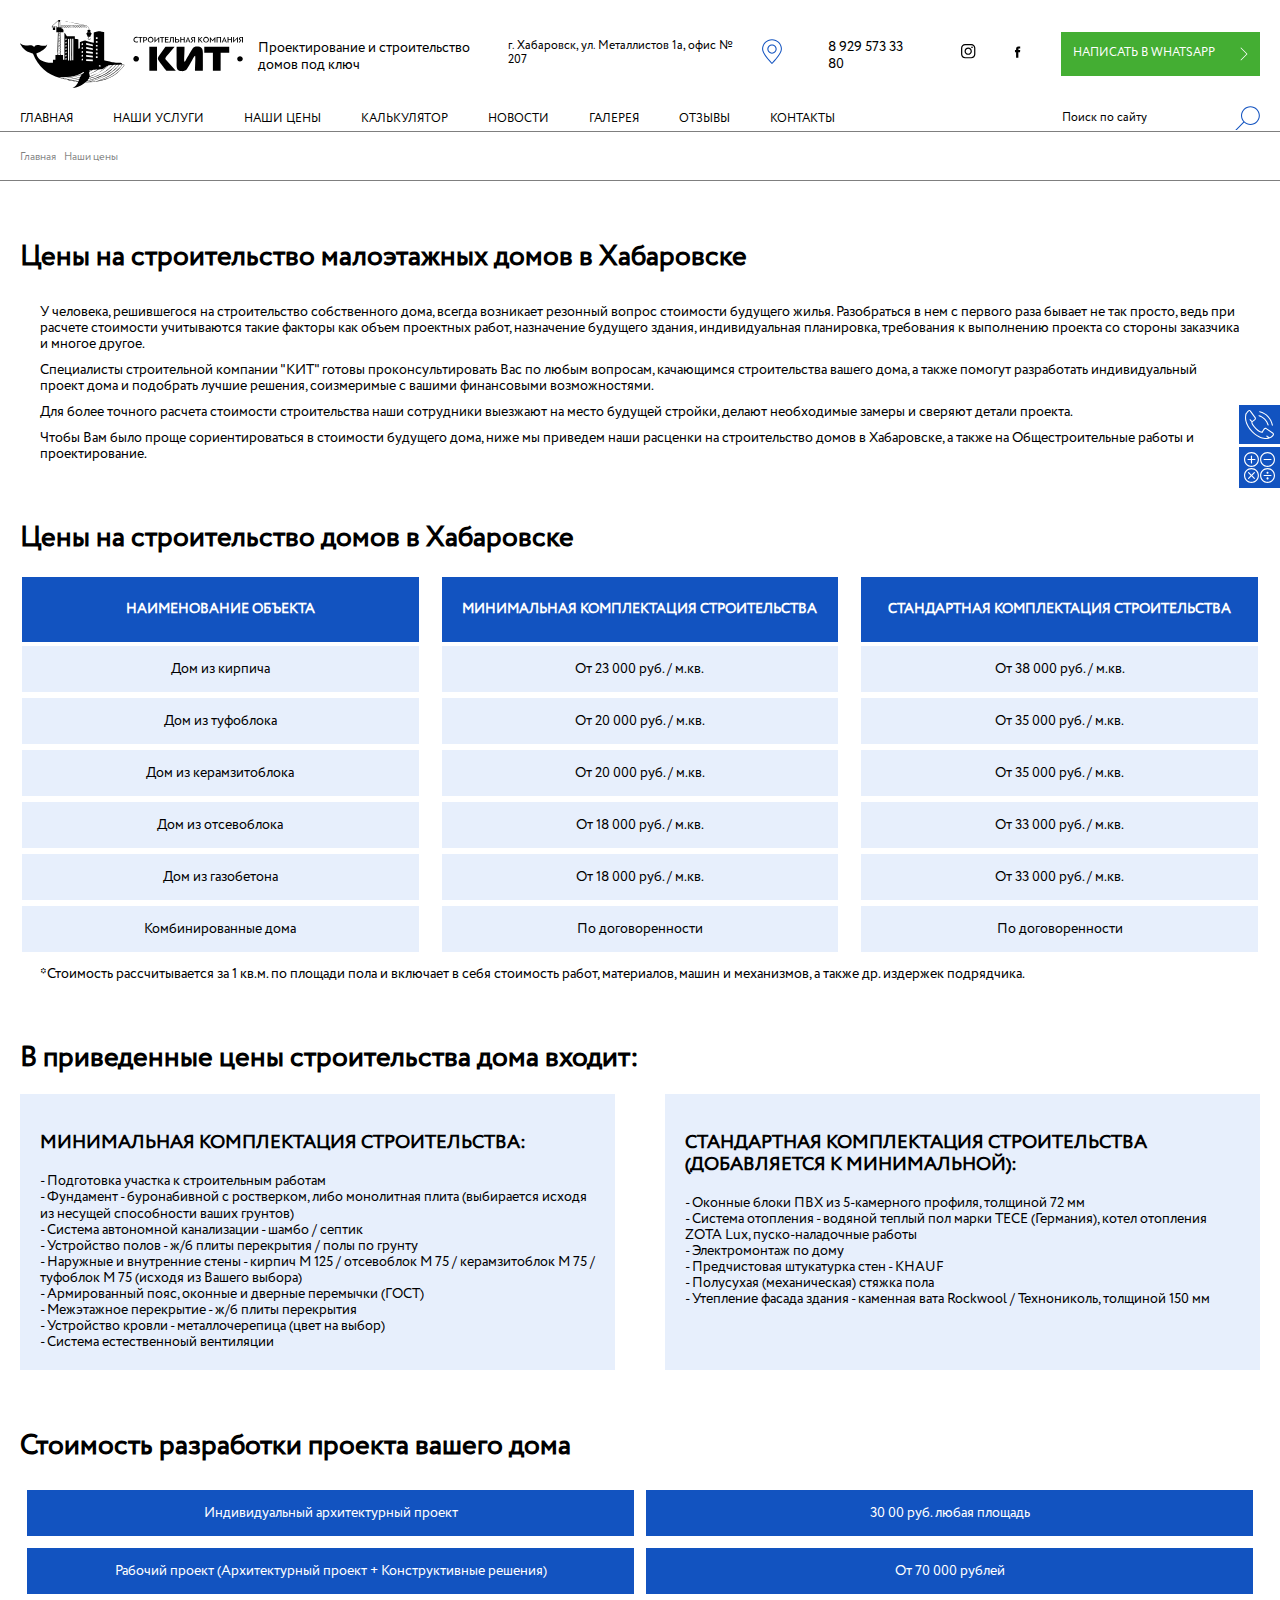
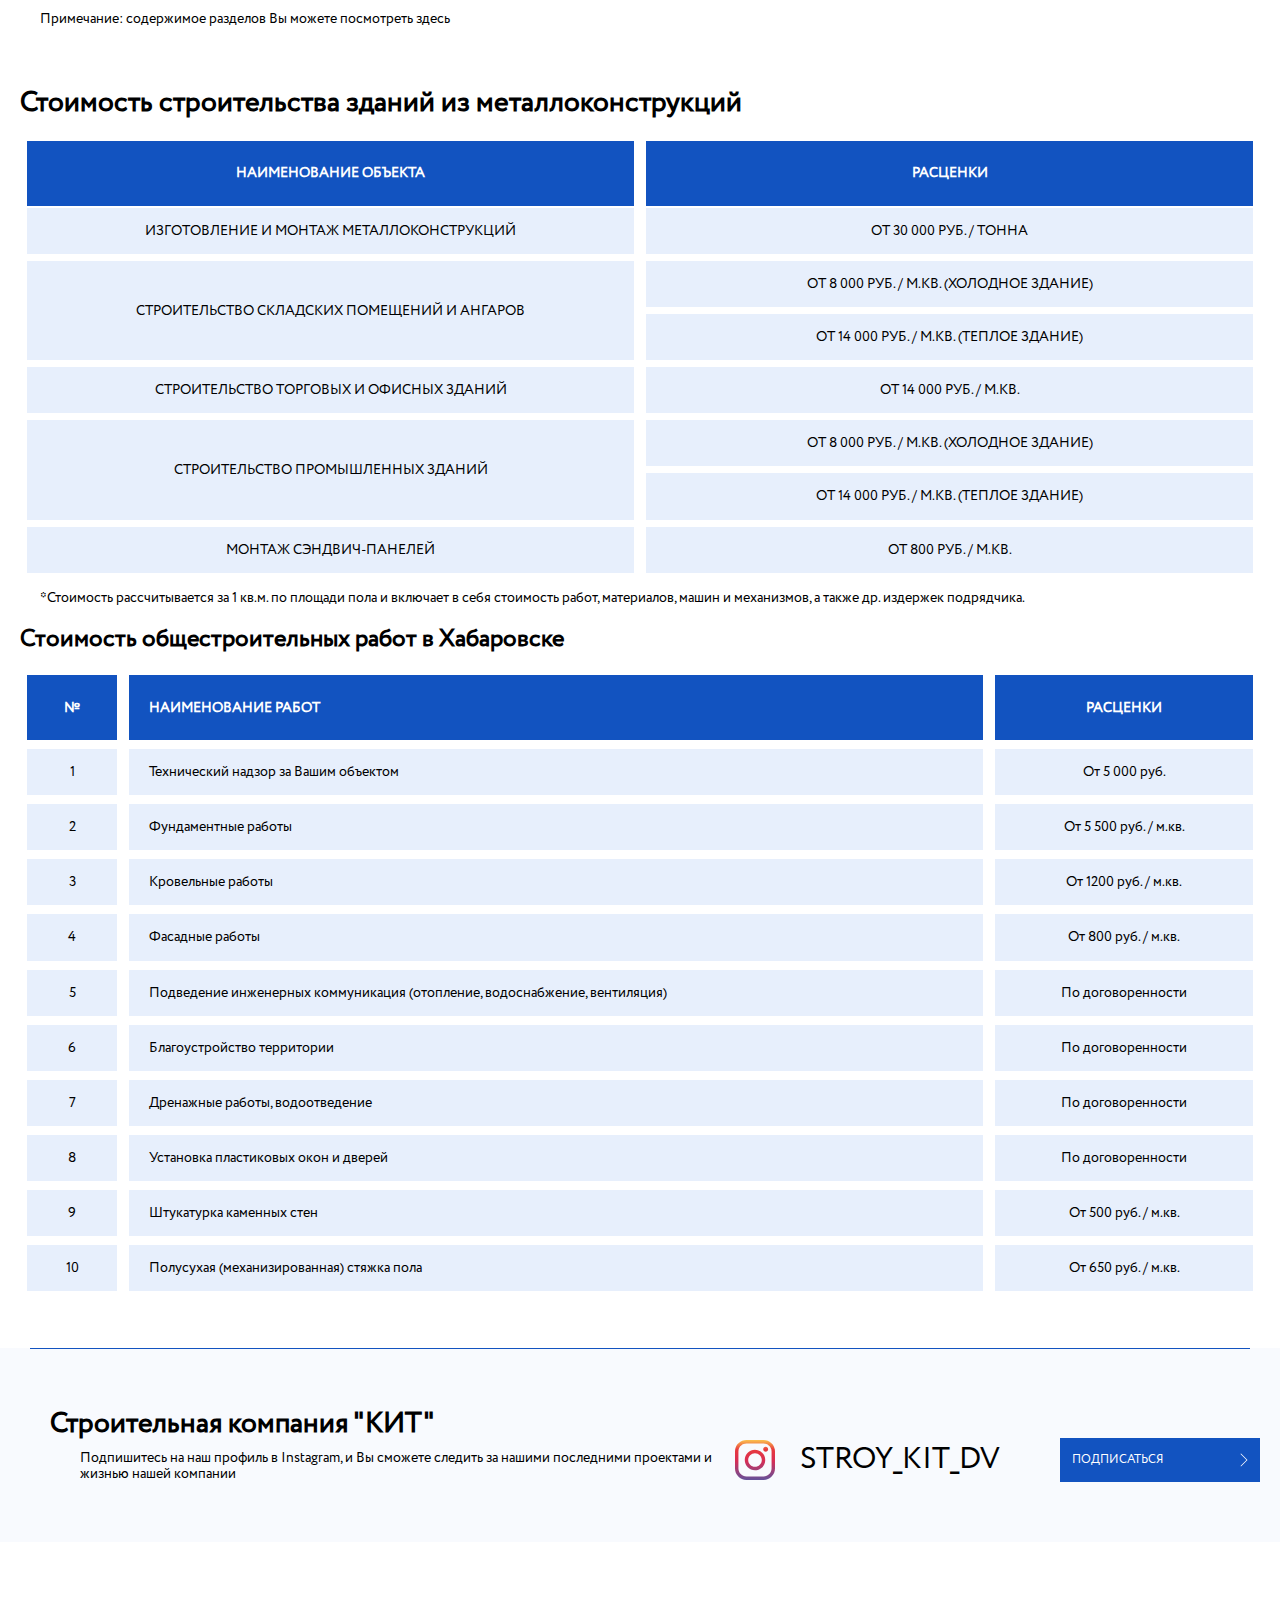
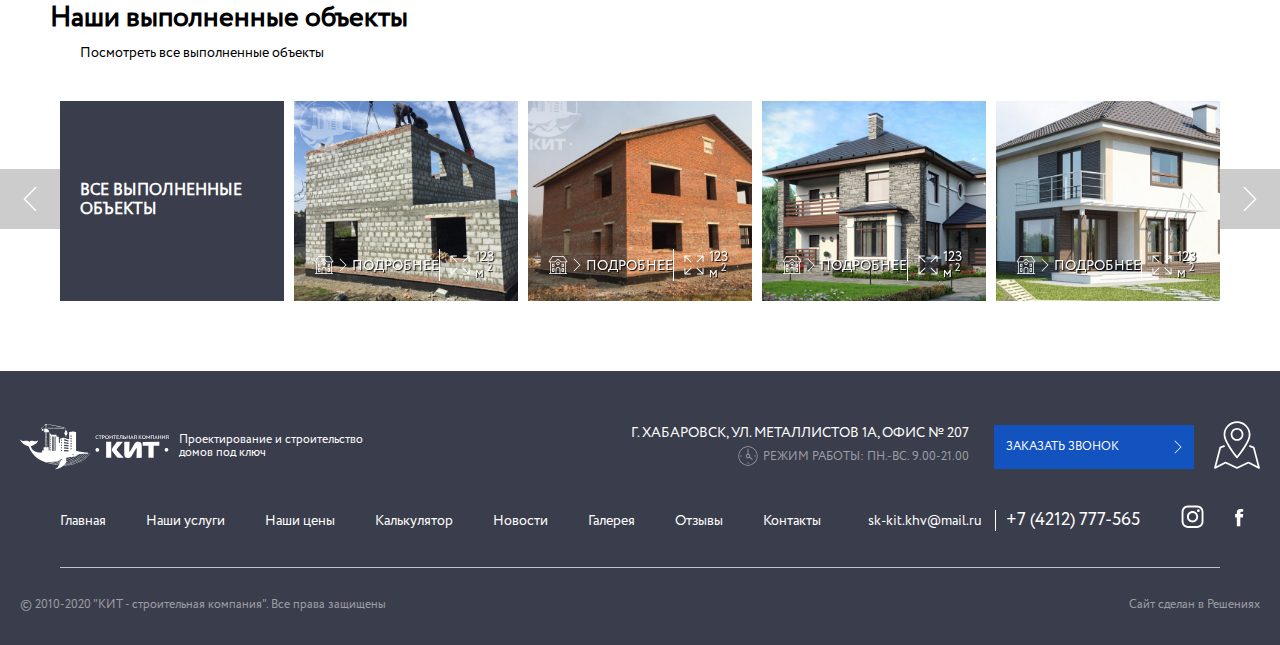
<file: price.html>
<!DOCTYPE html>
<html xmlns="http://www.w3.org/1999/xhtml" xml:lang="en-us" lang="en-us">
    <head>
        <meta charset="utf-8">
        <title>КИТ</title>
        <meta content="IE=edge" http-equiv="x-ua-compatible">
        <meta content="width=device-width, initial-scale=1" name="viewport">
        <link href="css/normalize.css" type="text/css" rel="stylesheet" />  
        <link href="css/jquery-ui-slider.css" type="text/css" rel="stylesheet" />  
        <link href="css/jquery.fancybox.min.css" type="text/css" rel="stylesheet" /> 
        <link href="css/slider-pro.min.css" type="text/css" rel="stylesheet" /> 
        <link href="css/lightslider.min.css" type="text/css" rel="stylesheet" /> 
        <link href="styles.css" type="text/css" rel="stylesheet" /> 
        <link href="template_styles.css" type="text/css" rel="stylesheet" /> 
    </head>
    <body>
        <div class="wrapper">
            <!--Intro-->
            <section class="section">
                <ul class="inside-menu">
                    <div class="inside-menu__item">
                        <a class="inside-menu__link">Проектирование</a>
                    </div>
                    <div class="inside-menu__item">
                        <a class="inside-menu__link">Малоэтажное строительство</a>
                        <ul>
                            <li><a href="">Кирпичные дома</a></li>
                            <li><a href="">Дома из отсевоблоков</a></li>
                            <li><a href="">Дома из керамзитоблоков</a></li>
                        </ul>
                    </div>
                    <div class="inside-menu__item">
                        <a class="inside-menu__link">Общестроительные работы</a>
                        <ul>
                            <li><a href="">Фундаментальные работы</a></li>
                            <li><a href="">Кровельные работы</a></li>
                            <li><a href="">Фасадные работы</a></li>
                            <li><a href="">Инженерные коммуникации, благоустройство</a></li>
                        </ul>
                    </div>
                    <div class="inside-menu__item">
                        <a class="inside-menu__link">Металлоконструкции</a>
                        <ul>
                            <li><a href="">Изготовление и монтаж металлоконструкций</a></li>
                            <li><a href="">Строительство складов, ангаров</a></li>
                            <li><a href="">Строительство торговых зданий и сооружений</a></li>
                            <li><a href="">Строительство промышленных зданий</a></li>
                            <li><a href="">Монтаж сэндвич-панелей</a></li>
                        </ul>
                    </div>
                    <div class="inside-menu__item">
                        <a class="inside-menu__link">Технический надзор</a>
                    </div>
                </ul>
                <div class="">
                    <div class="element"></div>
                    <header id="header" class="header header--inside">
                        <div class="header__top">
                            <a href="index.html" class="logo">
                                <img src="images/logo-black.svg" alt="Строительная компания 'КИТ'">
                            </a>
                            <div class="address">
                                <p>г. Хабаровск, ул. Металлистов 1а, офис № 207</p>
                                <a href=""><img src="images/map-icon-color.svg" alt=""></a>
                            </div>
                            <div class="phones">
                                <a href="tel:+79295733380">8 929 573 33 80</a>
                            </div>
                            <div class="socials">
                                <a href=""><img src="images/insta-icon-black.svg" alt="КИТ в Instagram"></a>
                                <a href=""><img src="images/fb-icon-black.svg" alt="КИТ на Facebook"></a>
                            </div>
                            <a href="" class="btn btn--green">
                                <span>Написать в WhatsApp</span>
                                <img src="images/arrow-right.svg" alt="Написать в WhatsApp">
                            </a>    
                        </div>
                        <div class="header__bottom">
                            <ul class="menu">
                                <li class="menu__item"><a href="index.html">Главная</a></li>
                                <li class="menu__item menu-show-elements"><a href="">Наши услуги</a></li>
                                <li class="menu__item"><a href="price.html">Наши цены</a></li>
                                <li class="menu__item"><a href="">Калькулятор</a></li>
                                <li class="menu__item"><a href="news.html">Новости</a></li>
                                <li class="menu__item"><a href="gallery.html">Галерея</a></li>
                                <li class="menu__item"><a href="reviews.html">Отзывы</a></li>
                                <li class="menu__item"><a href="contacts.html">Контакты</a></li>
                            </ul>

                            <a href="javascript:void(0);" class="hamburger-icon" data-fancybox data-src="#mobile-menu"><img src="images/mobile-menu-close.svg" alt="Меню"></a> 
                            <a href="tel:+74212777565" class="phone-icon"><img src="images/phone-icon.svg" alt="Меню"></a> 

                            <div class="search">
                                <input type="text" placeholder="Поиск по сайту">
                                <img src="images/search-icon-color.svg" alt="Поиск">
                            </div>
                        </div>
                    </header>

                    <div class="links">
                        <a href="index.html"><img src="images/arrow-back.svg" alt="Вернуться назад"><span>Вернуться на шаг назад</span></a>
                        <a href="javascript:void(0);" class="" data-fancybox data-src="#calculator"><img src="images/calculator-icon.svg" alt="Калькулятор"><span>Калькулятор</span></div>
                    </div>
                    

                    <div class="cookies">
                        <ul>
                            <li><a href="index.html">Главная</a></li>
                            <li><a href="price.html">Наши цены</a></li>
                        </ul>
                    </div>
                </div>
            </section>

            <section class="section content-zone">
                <h2 class="section-title">Цены на строительство малоэтажных домов в Хабаровске</h2>
                <p>У человека, решившегося на строительство собственного дома, всегда возникает резонный вопрос стоимости будущего жилья. Разобраться в нем с первого раза бывает не так просто, ведь при расчете стоимости учитываются такие факторы как объем проектных работ, назначение будущего здания, индивидуальная планировка, требования к выполнению проекта со стороны заказчика и многое другое.</p>
                <p>Специалисты строительной компании "КИТ" готовы проконсультировать Вас по любым вопросам, качающимся строительства вашего дома, а также помогут разработать индивидуальный проект дома и подобрать лучшие решения, соизмеримые с вашими финансовыми возможностями. </p>
                <p>Для более точного расчета стоимости строительства наши сотрудники выезжают на место будущей стройки, делают необходимые замеры и сверяют детали проекта.</p>
                <p>Чтобы Вам было проще сориентироваться в стоимости будущего дома, ниже мы приведем наши расценки на строительство домов в Хабаровске, а также на Общестроительные работы и проектирование.</p>

                <h2 class="section-title">Цены на строительство домов в Хабаровске</h2>
                <div class="prices">
                    <table>
                        <tr><th>Наименование объекта</th></tr>
                        <tr><td>Дом из кирпича</td></tr>
                        <tr><td>Дом из туфоблока</td></tr>
                        <tr><td>Дом из керамзитоблока</td></tr>
                        <tr><td>Дом из отсевоблока</td></tr>
                        <tr><td>Дом из газобетона</td></tr>
                        <tr><td>Комбинированные дома</td></tr>
                    </table>
                    <table>
                        <tr><th>Минимальная комплектация строительства</th></tr>
                        <tr><td>От 23 000 руб. / м.кв.</td></tr>
                        <tr><td>От 20 000 руб. / м.кв.</td></tr>
                        <tr><td>От 20 000 руб. / м.кв.</td></tr>
                        <tr><td>От 18 000 руб. / м.кв.</td></tr>
                        <tr><td>От 18 000 руб. / м.кв.</td></tr>
                        <tr><td>По договоренности</td></tr>
                    </table>
                    <table>
                        <tr><th>Стандартная комплектация строительства</th></tr>
                        <tr><td>От 38 000 руб. / м.кв.</td></tr>
                        <tr><td>От 35 000 руб. / м.кв.</td></tr>
                        <tr><td>От 35 000 руб. / м.кв.</td></tr>
                        <tr><td>От 33 000 руб. / м.кв.</td></tr>
                        <tr><td>От 33 000 руб. / м.кв.</td></tr>
                        <tr><td>По договоренности</td></tr>
                    </table>
                </div>
                <p>*Стоимость рассчитывается за 1 кв.м. по площади пола и включает в себя стоимость работ, материалов, машин
                    и механизмов, а также др. издержек подрядчика.
                </p>

                <h2 class="section-title">В приведенные цены строительства дома входит:</h2>
                <div class="prices">
                    <div>
                        <h3>Минимальная комплектация строительства:</h3>
                        <ul>
                            <li> - Подготовка участка к строительным работам</li>
                            <li>- Фундамент - буронабивной с ростверком, либо монолитная плита (выбирается исходя из несущей способности ваших грунтов)</li>
                            <li>- Система автономной канализации - шамбо / септик</li>
                            <li>- Устройство полов - ж/б плиты перекрытия / полы по грунту</li>
                            <li>- Наружные и внутренние стены - кирпич М 125 / отсевоблок М 75 / керамзитоблок М 75 / туфоблок М 75 (исходя из Вашего выбора)</li>
                            <li>- Армированный пояс, оконные и дверные перемычки (ГОСТ)</li>
                            <li>- Межэтажное перекрытие - ж/б плиты перекрытия</li>
                            <li>- Устройство кровли - металлочерепица (цвет на выбор)</li>
                            <li>- Система естественноый вентиляции</li>
                        </ul>
                    </div>
                    <div>
                        <h3>Стандартная комплектация строительства (добавляется к минимальной):</h3>
                        <ul>
                            <li>- Оконные блоки ПВХ из 5-камерного профиля, толщиной 72 мм</li>
                            <li>- Система отопления - водяной теплый пол марки TECE (Германия), котел отопления ZOTA Lux, пуско-наладочные работы</li>
                            <li>- Электромонтаж по дому</li>
                            <li>- Предчистовая штукатурка стен - KHAUF</li>
                            <li>- Полусухая (механическая) стяжка пола</li>
                            <li>- Утепление фасада здания - каменная вата Rockwool / Технониколь, толщиной 150 мм</li>
                        </ul>
                    </div>
                </div>
        
                <h2 class="section-title">Стоимость разработки проекта вашего дома</h2>
                <div class="prices prices--special">
                    <table>
                        <tr>
                            <td>Индивидуальный архитектурный проект</td>
                            <td>30 00 руб. любая площадь</td>
                        </tr>
                        <tr>
                            <td>Рабочий проект (Архитектурный проект + Конструктивные решения)</td>
                            <td>От 70 000 рублей</td>
                        </tr>
                    </table>
                </div>
                <p>Примечание: содержимое разделов Вы можете посмотреть <a href="">здесь</a></p>



                <h2 class="section-title">Стоимость строительства зданий из металлоконструкций</h2>
                <div class="prices prices--special prices--special--metal">
                    <table>
                        <tr>
                            <th>Наименование объекта</th>
                            <th>Расценки</th>
                        </tr>
                        <tr>
                            <td>Изготовление и монтаж металлоконструкций</td>
                            <td>От 30 000 руб. / тонна</td>
                        </tr>
                        <tr>
                            <td rowspan="2">Строительство складских помещений и ангаров</td>
                            <td>От 8 000 руб. / м.кв. (холодное здание)</td>
                        </tr>
                        <tr>
                            <td>От 14 000 руб. / м.кв. (теплое здание)</td>
                        </tr>
                        <tr>
                            <td>Строительство торговых и офисных зданий</td>
                            <td>От 14 000 руб. / м.кв.</td>
                        </tr>
                        <tr>
                            <td rowspan="2">Строительство промышленных зданий</td>
                            <td>От 8 000 руб. / м.кв. (холодное здание)</td>
                        </tr>
                        <tr>
                            <td>От 14 000 руб. / м.кв. (теплое здание)</td>
                        </tr>
                        <tr>
                            <td>Монтаж сэндвич-панелей</td>
                            <td>От 800 руб. / м.кв.</td>
                        </tr>
                    </table>  
                </div>
                <p>*Стоимость рассчитывается за 1 кв.м. по площади пола и включает в себя стоимость работ, материалов, машин
                    и механизмов, а также др. издержек подрядчика.
                </p>

                <h2>Стоимость общестроительных работ в Хабаровске</h2>
                <div class="prices prices--community">
                    <table>
                        <tr>
                            <th>№</th>
                            <th style="text-align:left;">Наименование работ</th>
                            <th>Расценки</th>
                        </tr>
                        <tr>
                            <td>1</td>
                            <td style="text-align:left;">Технический надзор за Вашим объектом</td>
                            <td>От 5 000 руб.</td>
                        </tr>
                        <tr>
                            <td>2</td>
                            <td style="text-align:left;">Фундаментные работы</td>
                            <td>От 5 500 руб. / м.кв.</td>
                        </tr>
                        <tr>
                            <td>3</td>
                            <td style="text-align:left;">Кровельные работы</td>
                            <td>От 1200 руб. / м.кв.</td>
                        </tr>
                        <tr>
                            <td>4</td>
                            <td style="text-align:left;">Фасадные работы</td>
                            <td>От 800 руб. / м.кв.</td>
                        </tr>
                        <tr>
                            <td>5</td>
                            <td style="text-align:left;">Подведение инженерных коммуникация (отопление, водоснабжение, вентиляция)</td>
                            <td>По договоренности</td>
                        </tr>
                        <tr>
                            <td>6</td>
                            <td style="text-align:left;">Благоустройство территории</td>
                            <td>По договоренности</td>
                        </tr>
                        <tr>
                            <td>7</td>
                            <td style="text-align:left;">Дренажные работы, водоотведение</td>
                            <td>По договоренности</td>
                        </tr>
                        <tr>
                            <td>8</td>
                            <td style="text-align:left;">Установка пластиковых окон и дверей</td>
                            <td>По договоренности</td>
                        </tr>
                        <tr>
                            <td>9</td>
                            <td style="text-align:left;">Штукатурка каменных стен</td>
                            <td>От 500 руб. / м.кв.</td>
                        </tr>
                        <tr>
                            <td>10</td>
                            <td style="text-align:left;">Полусухая (механизированная) стяжка пола</td>
                            <td>От 650 руб. / м.кв.</td>
                        </tr>
                    </table>
                </div>
            
            
            </section>


            <!--Instagram-->
            <section class="section section--instagram section--instagram-inside">
                <div>
                    <h2 class="section-title">Строительная компания "КИТ"</h2>
                    <p>Подпишитесь на наш профиль в Instagram, и Вы сможете следить 
                        за нашими последними проектами и жизнью нашей компании</p>
                </div>
                <div>
                    <div class="instagram">
                        <img src="images/inst-icon-color.svg" alt="Instagram">
                        <span>stroy_kit_dv</span>
                    </div>
                    <a href="" class="btn">
                        <span>Подписаться</span>
                        <img src="images/arrow-right.svg" alt="Подписаться">
                    </a>
                </div>
            </section>


            <!--Наши выполненные объекты-->
            <section class="section section--mobile-hidden">
                <h2 class="section-title">Наши выполненные объекты</h2>
                <p><a href="gallery.html">Посмотреть все выполненные объекты</a></p>
                <div class="gallery-wrap">
                    <a href="javascript:void(0);" class="arrow arrow-left arrow-left-gallery"><img src="images/arrow-left-white.svg" alt="Назад"></a>
                    <div class="gallery" id="gallerySlide">
                        <div class="gallery__item all-objects">
                            <h4>Все выполненные объекты</h4>
                        </div>
                        <div class="gallery__item" style="background:url('temp/project-pic-1.jpg');background-size:cover;">
                            <div class="gallery__desc">
                                <div class="gallery__left">
                                    <div class="gallery__icon"></div>
                                    <a href="gallery-more.html">
                                        <img src="images/arrow-right.svg" alt="Подробнее">
                                        <span>Подробнее</span>
                                    </a>
                                </div>
                                <div class="gallery__right">
                                    <img src="images/square-icon.svg" alt="Площадь">
                                    <span>123 м <sup>2</sup></span>
                                </div>
                            </div>
                            <!--Скрытая часть-->
                            <div class="gallery__hidden-info">
                                <h4>Дом Ломоносова</h4>
                                <div class="gallery__hidden-desc">
                                    <div class="gallery__hidden-details">
                                        <div>
                                            <img src="images/square-icon-color.svg" alt="Площадь">
                                            <span>123 м <sup>2</sup></span>
                                        </div>
                                        <div>
                                            <img src="images/floor-icon.svg" alt="Этажность">
                                            <span>2 этажа</span>
                                        </div>
                                    </div>
                                    <hr color="#000">
                                    <div class="gallery__left">
                                        <div class="gallery__icon"></div>
                                        <a href="gallery-more.html">
                                            <img src="images/arrow-right-black.svg" alt="Подробнее">
                                            <span>Подробнее</span>
                                        </a>
                                    </div>
                                </div>
                                
                            </div>
                        </div>
                        <div class="gallery__item" style="background:url('temp/project-pic-2.jpg');background-size:cover;">
                            <div class="gallery__desc">
                                <div class="gallery__left">
                                    <div class="gallery__icon"></div>
                                    <a href="gallery-more.html">
                                        <img src="images/arrow-right.svg" alt="Подробнее">
                                        <span>Подробнее</span>
                                    </a>
                                </div>
                                <div class="gallery__right">
                                    <img src="images/square-icon.svg" alt="Площадь">
                                    <span>123 м <sup>2</sup></span>
                                </div>
                            </div>
                            <!--Скрытая часть-->
                            <div class="gallery__hidden-info">
                                <h4>Дом Ломоносова</h4>
                                <div class="gallery__hidden-desc">
                                    <div class="gallery__hidden-details">
                                        <div>
                                            <img src="images/square-icon-color.svg" alt="Площадь">
                                            <span>123 м <sup>2</sup></span>
                                        </div>
                                        <div>
                                            <img src="images/floor-icon.svg" alt="Этажность">
                                            <span>2 этажа</span>
                                        </div>
                                    </div>
                                    <hr color="#000">
                                    <div class="gallery__left">
                                        <div class="gallery__icon"></div>
                                        <a href="gallery-more.html">
                                            <img src="images/arrow-right-black.svg" alt="Подробнее">
                                            <span>Подробнее</span>
                                        </a>
                                    </div>
                                </div>
                            </div>
                        </div>
                        <div class="gallery__item" style="background:url('temp/project-pic-3.jpg');background-size:cover;">
                            <div class="gallery__desc">
                                <div class="gallery__left">
                                    <div class="gallery__icon"></div>
                                    <a href="gallery-more.html">
                                        <img src="images/arrow-right.svg" alt="Подробнее">
                                        <span>Подробнее</span>
                                    </a>
                                </div>
                                <div class="gallery__right">
                                    <img src="images/square-icon.svg" alt="Площадь">
                                    <span>123 м <sup>2</sup></span>
                                </div>
                            </div>
                            <!--Скрытая часть-->
                            <div class="gallery__hidden-info">
                                <h4>Дом Ломоносова</h4>
                                <div class="gallery__hidden-desc">
                                    <div class="gallery__hidden-details">
                                        <div>
                                            <img src="images/square-icon-color.svg" alt="Площадь">
                                            <span>123 м <sup>2</sup></span>
                                        </div>
                                        <div>
                                            <img src="images/floor-icon.svg" alt="Этажность">
                                            <span>2 этажа</span>
                                        </div>
                                    </div>
                                    <hr color="#000">
                                    <div class="gallery__left">
                                        <div class="gallery__icon"></div>
                                        <a href="gallery-more.html">
                                            <img src="images/arrow-right-black.svg" alt="Подробнее">
                                            <span>Подробнее</span>
                                        </a>
                                    </div>
                                </div>
                            </div>
                        </div>
                        <div class="gallery__item" style="background:url('temp/project-pic-4.jpg');background-size:cover;">
                            <div class="gallery__desc">
                                <div class="gallery__left">
                                    <div class="gallery__icon"></div>
                                    <a href="gallery-more.html">
                                        <img src="images/arrow-right.svg" alt="Подробнее">
                                        <span>Подробнее</span>
                                    </a>
                                </div>
                                <div class="gallery__right">
                                    <img src="images/square-icon.svg" alt="Площадь">
                                    <span>123 м <sup>2</sup></span>
                                </div>
                            </div>
                            <!--Скрытая часть-->
                            <div class="gallery__hidden-info">
                                <h4>Дом Ломоносова</h4>
                                <div class="gallery__hidden-desc">
                                    <div class="gallery__hidden-details">
                                        <div>
                                            <img src="images/square-icon-color.svg" alt="Площадь">
                                            <span>123 м <sup>2</sup></span>
                                        </div>
                                        <div>
                                            <img src="images/floor-icon.svg" alt="Этажность">
                                            <span>2 этажа</span>
                                        </div>
                                    </div>
                                    <hr color="#000">
                                    <div class="gallery__left">
                                        <div class="gallery__icon"></div>
                                        <a href="gallery-more.html">
                                            <img src="images/arrow-right-black.svg" alt="Подробнее">
                                            <span>Подробнее</span>
                                        </a>
                                    </div>
                                </div>
                            </div>
                        </div>
                        <div class="gallery__item" style="background:url('temp/project-pic-3.jpg');background-size:cover;">
                            <div class="gallery__desc">
                                <div class="gallery__left">
                                    <div class="gallery__icon"></div>
                                    <a href="gallery-more.html">
                                        <img src="images/arrow-right.svg" alt="Подробнее">
                                        <span>Подробнее</span>
                                    </a>
                                </div>
                                <div class="gallery__right">
                                    <img src="images/square-icon.svg" alt="Площадь">
                                    <span>123 м <sup>2</sup></span>
                                </div>
                            </div>
                            <!--Скрытая часть-->
                            <div class="gallery__hidden-info">
                                <h4>Дом Ломоносова</h4>
                                <div class="gallery__hidden-desc">
                                    <div class="gallery__hidden-details">
                                        <div>
                                            <img src="images/square-icon-color.svg" alt="Площадь">
                                            <span>123 м <sup>2</sup></span>
                                        </div>
                                        <div>
                                            <img src="images/floor-icon.svg" alt="Этажность">
                                            <span>2 этажа</span>
                                        </div>
                                    </div>
                                    <hr color="#000">
                                    <div class="gallery__left">
                                        <div class="gallery__icon"></div>
                                        <a href="gallery-more.html">
                                            <img src="images/arrow-right-black.svg" alt="Подробнее">
                                            <span>Подробнее</span>
                                        </a>
                                    </div>
                                </div>
                            </div>
                        </div>
                        <div class="gallery__item" style="background:url('temp/project-pic-5.jpg');background-size:cover;">
                            <div class="gallery__desc">
                                <div class="gallery__left">
                                    <div class="gallery__icon"></div>
                                    <a href="gallery-more.html">
                                        <img src="images/arrow-right.svg" alt="Подробнее">
                                        <span>Подробнее</span>
                                    </a>
                                </div>
                                <div class="gallery__right">
                                    <img src="images/square-icon.svg" alt="Площадь">
                                    <span>123 м <sup>2</sup></span>
                                </div>
                            </div>
                            <!--Скрытая часть-->
                            <div class="gallery__hidden-info">
                                <h4>Дом Ломоносова</h4>
                                <div class="gallery__hidden-desc">
                                    <div class="gallery__hidden-details">
                                        <div>
                                            <img src="images/square-icon-color.svg" alt="Площадь">
                                            <span>123 м <sup>2</sup></span>
                                        </div>
                                        <div>
                                            <img src="images/floor-icon.svg" alt="Этажность">
                                            <span>2 этажа</span>
                                        </div>
                                    </div>
                                    <hr color="#000">
                                    <div class="gallery__left">
                                        <div class="gallery__icon"></div>
                                        <a href="gallery-more.html">
                                            <img src="images/arrow-right-black.svg" alt="Подробнее">
                                            <span>Подробнее</span>
                                        </a>
                                    </div>
                                </div>
                            </div>
                        </div>
                        <div class="gallery__item" style="background:url('temp/project-pic-6.jpg');background-size:cover;">
                            <div class="gallery__desc">
                                <div class="gallery__left">
                                    <div class="gallery__icon"></div>
                                    <a href="gallery-more.html">
                                        <img src="images/arrow-right.svg" alt="Подробнее">
                                        <span>Подробнее</span>
                                    </a>
                                </div>
                                <div class="gallery__right">
                                    <img src="images/square-icon.svg" alt="Площадь">
                                    <span>123 м <sup>2</sup></span>
                                </div>
                            </div>
                            <!--Скрытая часть-->
                            <div class="gallery__hidden-info">
                                <h4>Дом Ломоносова</h4>
                                <div class="gallery__hidden-desc">
                                    <div class="gallery__hidden-details">
                                        <div>
                                            <img src="images/square-icon-color.svg" alt="Площадь">
                                            <span>123 м <sup>2</sup></span>
                                        </div>
                                        <div>
                                            <img src="images/floor-icon.svg" alt="Этажность">
                                            <span>2 этажа</span>
                                        </div>
                                    </div>
                                    <hr color="#000">
                                    <div class="gallery__left">
                                        <div class="gallery__icon"></div>
                                        <a href="gallery-more.html">
                                            <img src="images/arrow-right-black.svg" alt="Подробнее">
                                            <span>Подробнее</span>
                                        </a>
                                    </div>
                                </div>
                            </div>
                        </div>
                        <div class="gallery__item" style="background:url('temp/project-pic-1.jpg');background-size:cover;">
                            <div class="gallery__desc">
                                <div class="gallery__left">
                                    <div class="gallery__icon"></div>
                                    <a href="gallery-more.html">
                                        <img src="images/arrow-right.svg" alt="Подробнее">
                                        <span>Подробнее</span>
                                    </a>
                                </div>
                                <div class="gallery__right">
                                    <img src="images/square-icon.svg" alt="Площадь">
                                    <span>123 м <sup>2</sup></span>
                                </div>
                            </div>
                            <!--Скрытая часть-->
                            <div class="gallery__hidden-info">
                                <h4>Дом Ломоносова</h4>
                                <div class="gallery__hidden-desc">
                                    <div class="gallery__hidden-details">
                                        <div>
                                            <img src="images/square-icon-color.svg" alt="Площадь">
                                            <span>123 м <sup>2</sup></span>
                                        </div>
                                        <div>
                                            <img src="images/floor-icon.svg" alt="Этажность">
                                            <span>2 этажа</span>
                                        </div>
                                    </div>
                                    <hr color="#000">
                                    <div class="gallery__left">
                                        <div class="gallery__icon"></div>
                                        <a href="gallery-more.html">
                                            <img src="images/arrow-right-black.svg" alt="Подробнее">
                                            <span>Подробнее</span>
                                        </a>
                                    </div>
                                </div>
                            </div>
                        </div>
                        <div class="gallery__item" style="background:url('temp/project-pic-5.jpg');background-size:cover;">
                            <div class="gallery__desc">
                                <div class="gallery__left">
                                    <div class="gallery__icon"></div>
                                    <a href="gallery-more.html">
                                        <img src="images/arrow-right.svg" alt="Подробнее">
                                        <span>Подробнее</span>
                                    </a>
                                </div>
                                <div class="gallery__right">
                                    <img src="images/square-icon.svg" alt="Площадь">
                                    <span>123 м <sup>2</sup></span>
                                </div>
                            </div>
                            <!--Скрытая часть-->
                            <div class="gallery__hidden-info">
                                <h4>Дом Ломоносова</h4>
                                <div class="gallery__hidden-desc">
                                    <div class="gallery__hidden-details">
                                        <div>
                                            <img src="images/square-icon-color.svg" alt="Площадь">
                                            <span>123 м <sup>2</sup></span>
                                        </div>
                                        <div>
                                            <img src="images/floor-icon.svg" alt="Этажность">
                                            <span>2 этажа</span>
                                        </div>
                                    </div>
                                    <hr color="#000">
                                    <div class="gallery__left">
                                        <div class="gallery__icon"></div>
                                        <a href="gallery-more.html">
                                            <img src="images/arrow-right-black.svg" alt="Подробнее">
                                            <span>Подробнее</span>
                                        </a>
                                    </div>
                                </div>
                            </div>
                        </div>
                    </div>
                    <a href="javascript:void(0);" class="arrow arrow-right arrow-right-gallery"><img src="images/arrow-right-white.svg" alt="Вперед"></a>
                </div>
                
            </section>

                      
            <footer id="footer" class="footer">
                <div class="footer__top">
                    <a href="index.html" class="logo">
                        <img src="images/logo-footer.svg" alt="КИТ">
                    </a>
                    <div class="address">
                        <p>г. Хабаровск, ул. Металлистов 1а, офис № 207</p>
                        <p>Режим работы: Пн.-Вс. 9.00-21.00</p>
                    </div>
                    <a href="" class="btn">
                        <span>Заказать звонок</span>
                        <img src="images/arrow-right.svg" alt="Написать в WhatsApp">
                    </a>
                    <a href=""><img src="images/map-full-icon.svg" alt=""></a>
                </div>
                <div class="footer__middle">
                    <nav class="menu">
                        <a href="index.html">Главная</a>
                        <a href="services.html">Наши услуги</a>
                        <a href="price.html">Наши цены</a>
                        <a href="">Калькулятор</a>
                        <a href="news.html">Новости</a>
                        <a href="gallery.html">Галерея</a>
                        <a href="reviews.html">Отзывы</a>
                        <a href="contacts.html">Контакты</a>
                    </nav>
                    <a class="mail" href="mailto:sk-kit-khv@mail.ru">sk-kit.khv@mail.ru</a>
                    <a class="phone" href="tel:+74212777565">+7 (4212) 777-565</a>
                    <div class="socials">
                        <ul>
                            <li><a href="http://instagram.ru"><img src="images/inst-icon.svg" alt="Instagram"></a></li>
                            <li><a href="http://facebok.com"><img src="images/fb-icon.svg" alt="Facebook"></a></li>
                        </ul>
                    </div>
                </div>
                <div class="footer__bottom">
                    <p>&copy; 2010-2020 "КИТ - строительная компания". Все права защищены</p>
                    <p>Сайт сделан в <a href="https://r-pl.ru/">Решениях</a></p>
                </div>
            </footer>

            <div class="sticky-icons sticky-icons--inside">
                <div class="sticky-icons__link sticky-icons__link--call" data-fancybox data-src="#order-call"><img src="images/phone-icon.svg" alt=""></div>
                <div class="sticky-icons__link sticky-icons__link--calculate" data-fancybox data-src="#calculator"><img src="images/calculator-icon.svg" alt=""></div>
            </div>

            <!--Мобильное меню-->
            <div class="modal-window mobile-menu" id="mobile-menu">
                <a href="index.html" class="logo">
                    <img src="images/logo.svg" alt="Строительная компания 'КИТ'">
                </a>
                <a href="" class="btn btn--green">
                    <span>Написать в WhatsApp</span>
                    <img src="images/arrow-right.svg" alt="Написать в WhatsApp">
                </a> 
                <ul>
                    <li><a href="index.html">Главная</a></li>
                    <li><a href="services.html">Наши услуги</a></li>
                    <li><a href="price.html">Наши цены</a></li>
                    <li><a href="">Калькулятор</a></li>
                    <li><a href="news.html">Новости</a></li>
                    <li><a href="gallery.html">Галерея</a></li>
                    <li><a href="reviews.html">Отзывы</a></li>
                    <li><a href="contacts.html">Контакты</a></li>
                </ul>
                <div class="address">
                    <p>г. Хабаровск, <br class="address__new-line">ул. Металлистов 1а, офис № 207</p>
                </div>
                <div class="socials">
                    <a href=""><img src="images/inst-icon.svg" alt="КИТ в Instagram"></a>
                    <a href=""><img src="images/fb-icon.svg" alt="КИТ на Facebook"></a>
                    <a href="tel:+89295733380">8 929 573 33 80</a>
                </div>
                <a class="mail" href="mailto:sk-kit-khv@mail.ru">sk-kit.khv@mail.ru</a>

            </div>
           
            <!--Заказать звонок-->
            <div class="modal-window order-call" id="order-call">
                <form action="#" class="form">
                    <div class="form__content">
                        <div class="form__title">
                            <h3>Задайте нам вопрос или оставьте заявку</h3>
                        </div>

                        <div class="form__fields">
                            <input type="text" placeholder="Ваше имя">
                            <input type="tel" placeholder="Ваш номер телефона +7 -"> 
                        </div>
                        <div class="form__fields">
                            <input type="text" placeholder="Комментарий" class="full">
                        </div>
                    </div>
                    <div class="form__bottom">
                        <a href="" class="btn">
                            <span>Отправить</span>
                            <img src="images/arrow-right.svg" alt="Отправить">
                        </a>
                        <p>Заполняя форму на сайте, вы соглашаетесь с нашей 
                            <a href="">Политикой конфиденциальности</a>
                        </p>
                    </div>
                </form>
            </div>

            <!--Рассчитать стоимость-->
            <div class="modal-window form-calculator" id="calculator">
                    <img src="images/form-background.png" alt="Фон" class="form__background">
                    <form action="" class="form-calc">
                        <div class="form__title">
                            <h3>Получить расчет от наших специалистов</h3>
                        </div> 
                        <div class="slider-pro form__slider" id="calculateSlider">
                            <ul class="sp-slides">
                                <li class="sp-slide">
                                    <p>Полезная площадь (площадь всех внутренних помещений)</p>
                                    <h4>Шаг 1</h4>
                                    <div class="form__wrap">
                                        <div>
                                            <input class="custom-radio" name="square" type="radio" id="square-80" value="80">
                                            <label for="square-80">80 кв.м.</label>
                                        </div>
                                        <div>
                                            <input class="custom-radio" name="square" type="radio" id="square-100" value="100">
                                            <label for="square-100">100 кв.м.</label>
                                        </div>
                                        <div>
                                            <input class="custom-radio" name="square" type="radio" id="square-150" value="150">
                                            <label for="square-150">150 кв.м.</label>
                                        </div>
                                        <div>
                                            <input class="custom-radio" name="square" type="radio" id="square-200" value="200">
                                            <label for="square-200">200 кв.м.</label>
                                        </div>
                                        <div>
                                            <input class="custom-radio" name="square" type="radio" id="square-250" value="250">
                                            <label for="square-250">250 кв.м.</label>
                                        </div> 
                                        <div>
                                            <input class="custom-radio" name="square" type="radio" id="square-300" value="300">
                                            <label for="square-300">300 кв.м.</label>
                                        </div>                              
                                    </div>
                                </li>
                                <li class="sp-slide">
                                    <p>Количество этажей</p>
                                    <h4>Шаг 2</h4>
                                    <div class="form__wrap form__wrap--straight">
                                        <img src="images/form-house-icon.svg" alt="Иконка">
                                        <div>
                                            <input class="custom-radio" name="floors" type="radio" id="floors-1" value="1">
                                            <label for="floors-1">Одноэтажный дом</label>
                                        </div>
                                        <div>
                                            <input class="custom-radio" name="floors" type="radio" id="floors-12" value="12">
                                            <label for="floors-12">Один этаж с мансардой</label>
                                        </div>
                                        <div>
                                            <input class="custom-radio" name="floors" type="radio" id="floors-2" value="2">
                                            <label for="floors-2">Двухэтажный дом</label>
                                        </div>                           
                                    </div>
                                </li>
                                <li class="sp-slide">
                                    <p>Материал стен</p>
                                    <h4>Шаг 3</h4>
                                    <div class="form__wrap mobile-straight">
                                        <div>
                                            <input class="custom-radio" name="material" type="radio" id="material-1" value="Кирпич">
                                            <label for="material-1">Кирпич</label>
                                        </div>
                                        <div>
                                            <input class="custom-radio" name="material" type="radio" id="material-2" value="Керамзитоблок">
                                            <label for="material-2">Керамзитоблок</label>
                                        </div>
                                        <div>
                                            <input class="custom-radio" name="material" type="radio" id="material-3" value="Отсевоблок">
                                            <label for="material-3">Отсевоблок</label>
                                        </div>
                                        <div>
                                            <input class="custom-radio" name="material" type="radio" id="material-4" value="Газобетон">
                                            <label for="material-4">Газобетон</label>
                                        </div>
                                        <div>
                                            <input class="custom-radio" name="material" type="radio" id="material-5" value="Туфоблок">
                                            <label for="material-5">Туфоблок</label>
                                        </div>                              
                                    </div>
                                </li>
                                <li class="sp-slide">
                                    <div class="order-call">
                                        <div class="form">
                                            <div class="form__content">
                                                <div class="form__fields">
                                                    <input type="text" placeholder="Ваше имя">
                                                    <input type="tel" placeholder="Ваш номер телефона +7 -"> 
                                                </div>
                                                <div class="form__fields">
                                                    <input type="text" placeholder="Комментарий" class="full">
                                                </div>
                                            </div>
                                            <div class="form__bottom">
                                                <a href="" class="btn">
                                                    <span>Отправить</span>
                                                    <img src="images/arrow-right.svg" alt="Отправить">
                                                </a>
                                                <p>Заполняя форму на сайте, вы соглашаетесь с нашей 
                                                    <a href="">Политикой конфиденциальности</a>
                                                </p>
                                            </div>
                                        </div>
                                    </div>                                
                                </li>
                            </ul>
                        </div>
                        <div class="form__links">
                            <div class="form__link form__link--back"><img src="images/arrow-back.svg" alt=""><span>Предыдущий шаг</span></div>
                            <div class="form__link form__link--forward"><span>Следующий шаг</span><img src="images/arrow-right-black.svg" alt=""></div>
                        </div>
                        
                    </form>
                </div>

        
        </div>
        <script src="js/jquery-3.2.1.js"></script>
        <script src="js/jquery-ui-slider.js"></script>
        <script src="js/jquery-ui-touchpounch.js"></script>

        <script src="https://maps.api.2gis.ru/2.0/loader.js?pkg=full"></script>
        
        <script src="js/jquery.fancybox.min.js"></script>
        <script src="js/lightslider.min.js"></script>
        <script src="js/jquery.sliderPro.min.js"></script>
        <script src="js/slider.js"></script>
        <script src="js/map.js"></script>
        <script src="js/main.js"></script>
    </body>
</html>
</file>
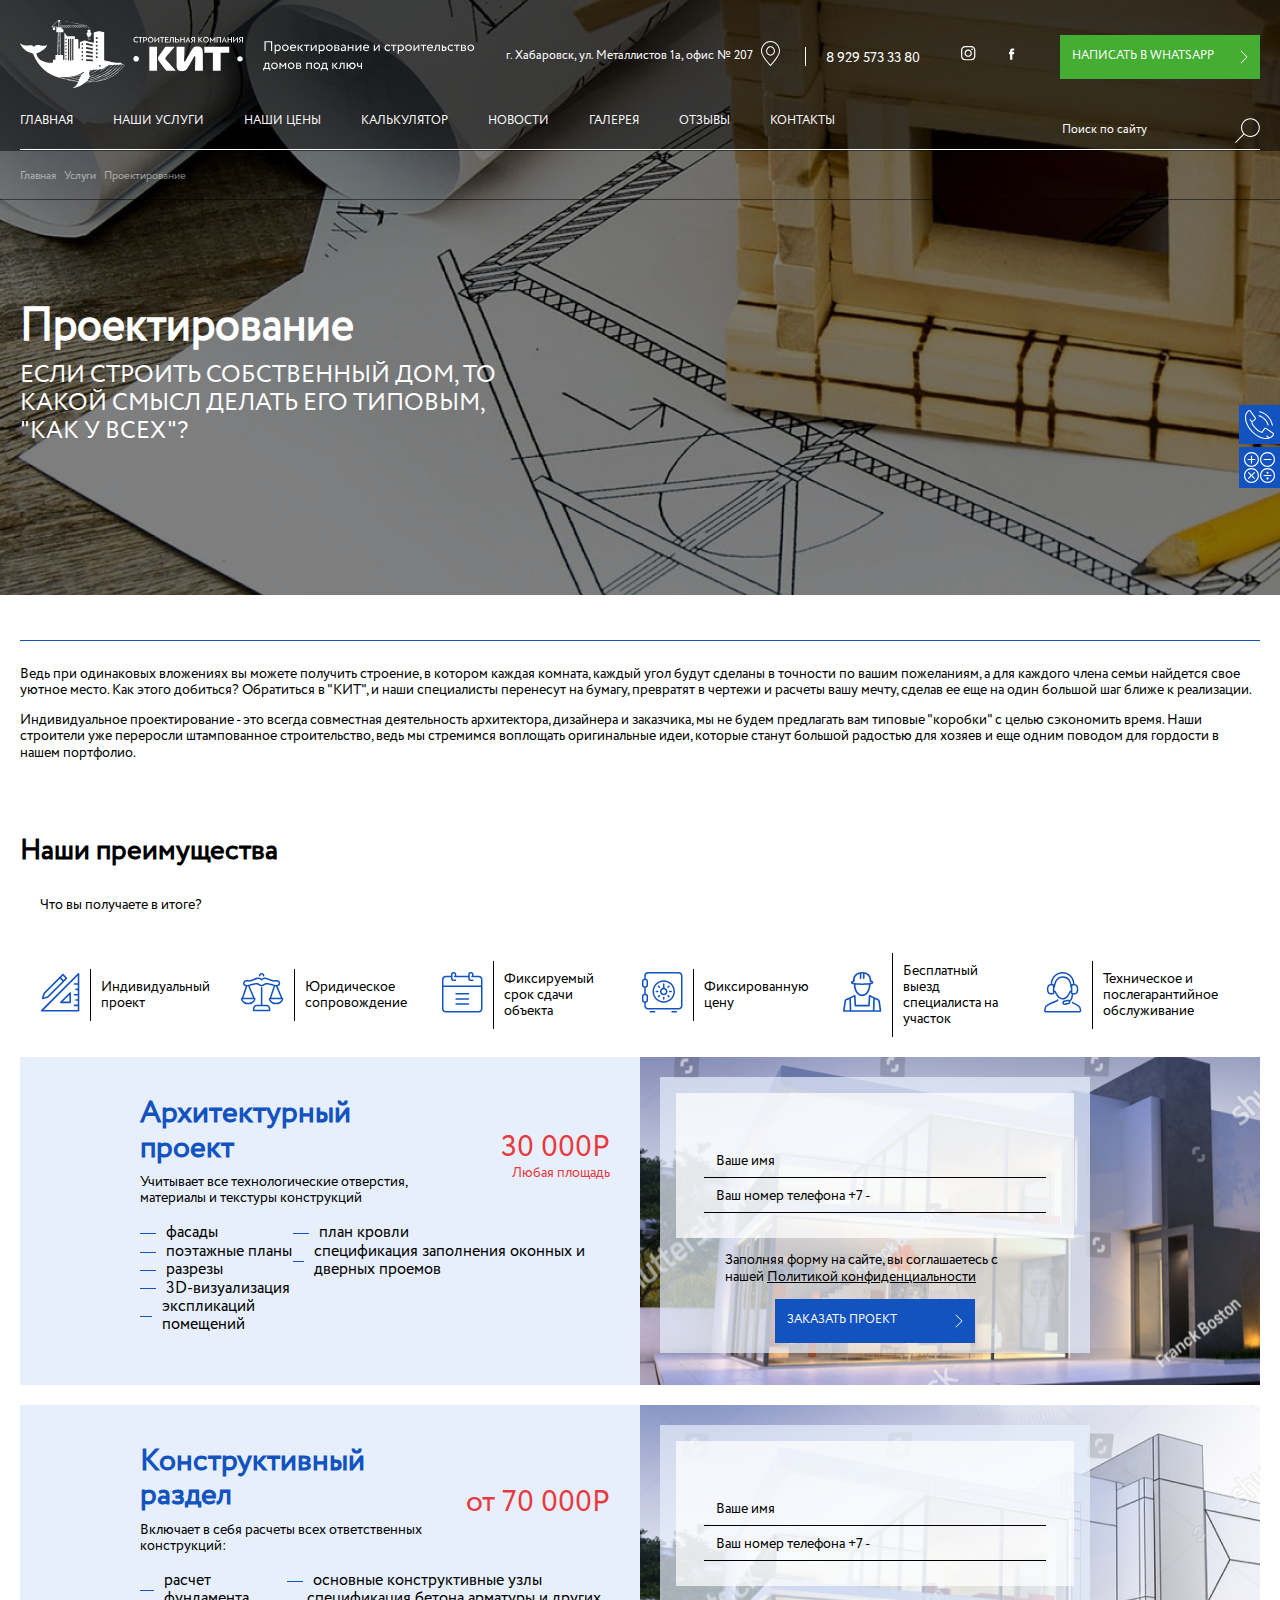
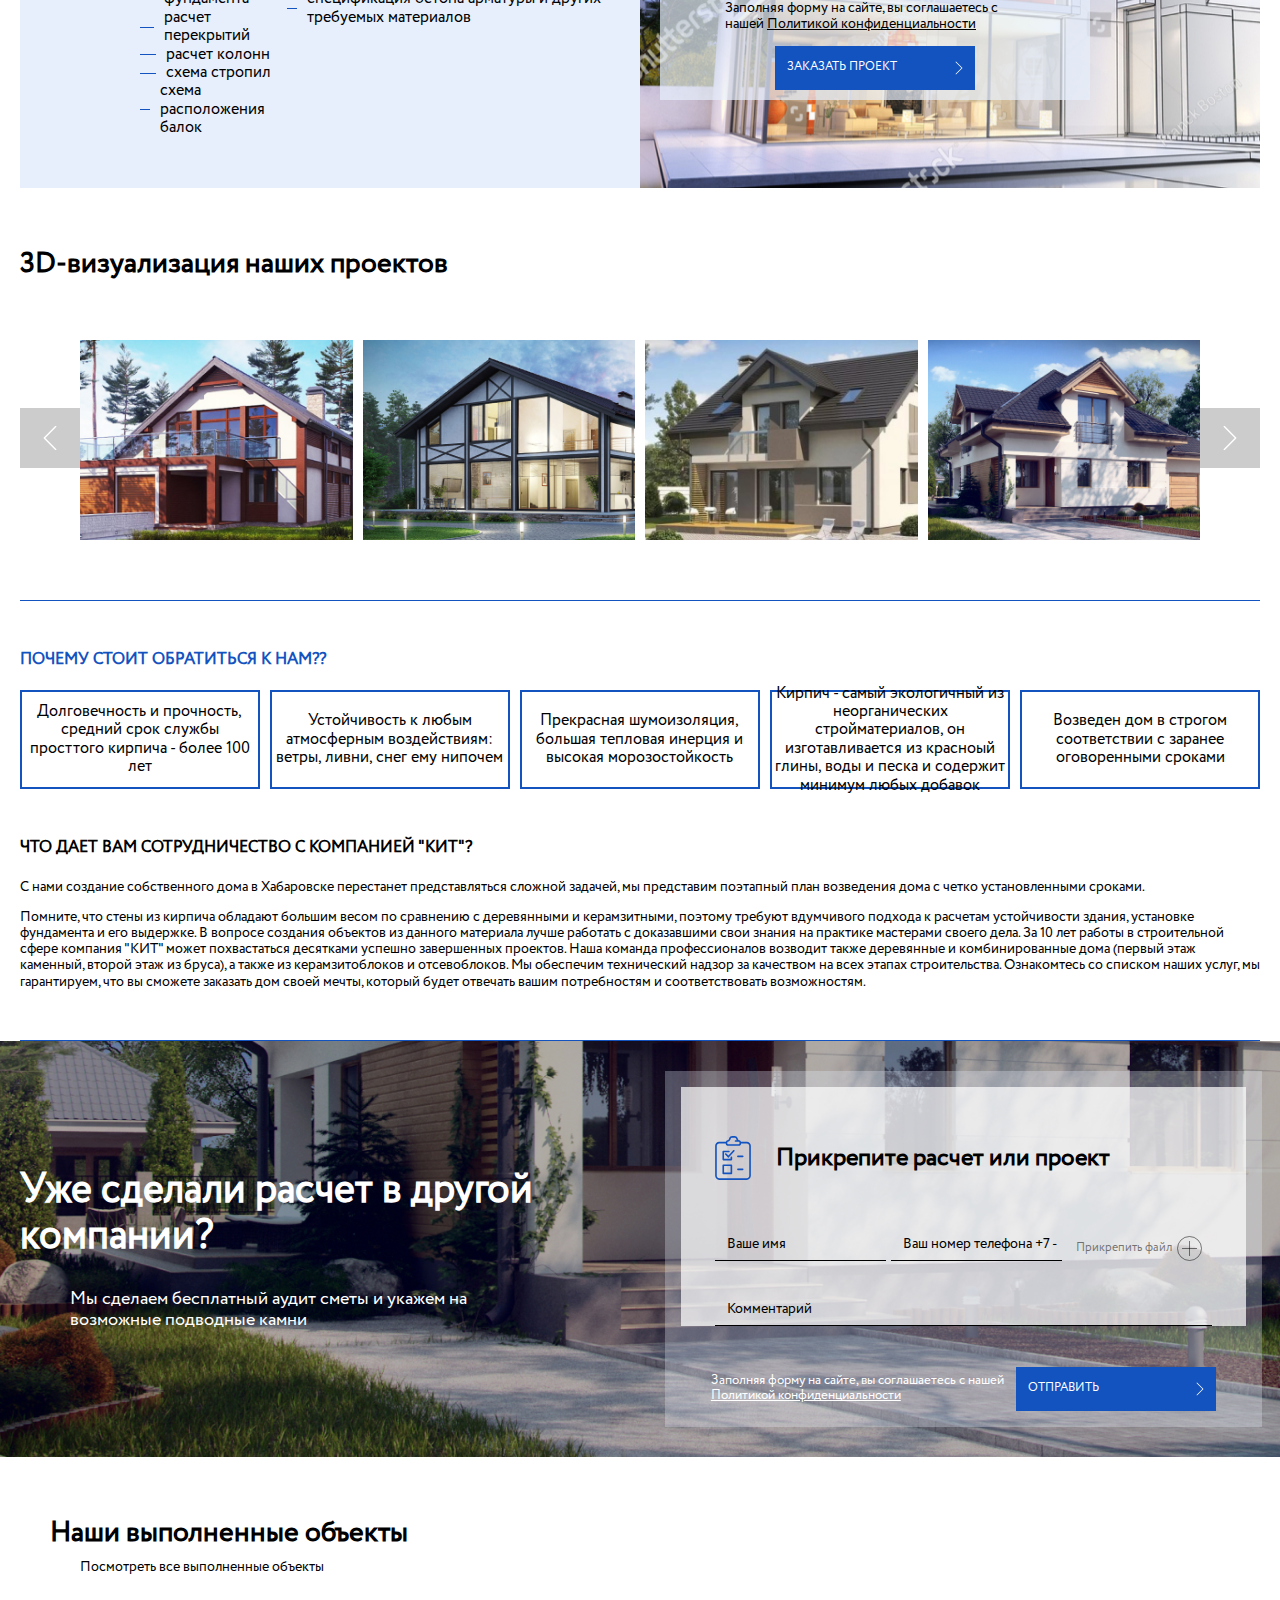
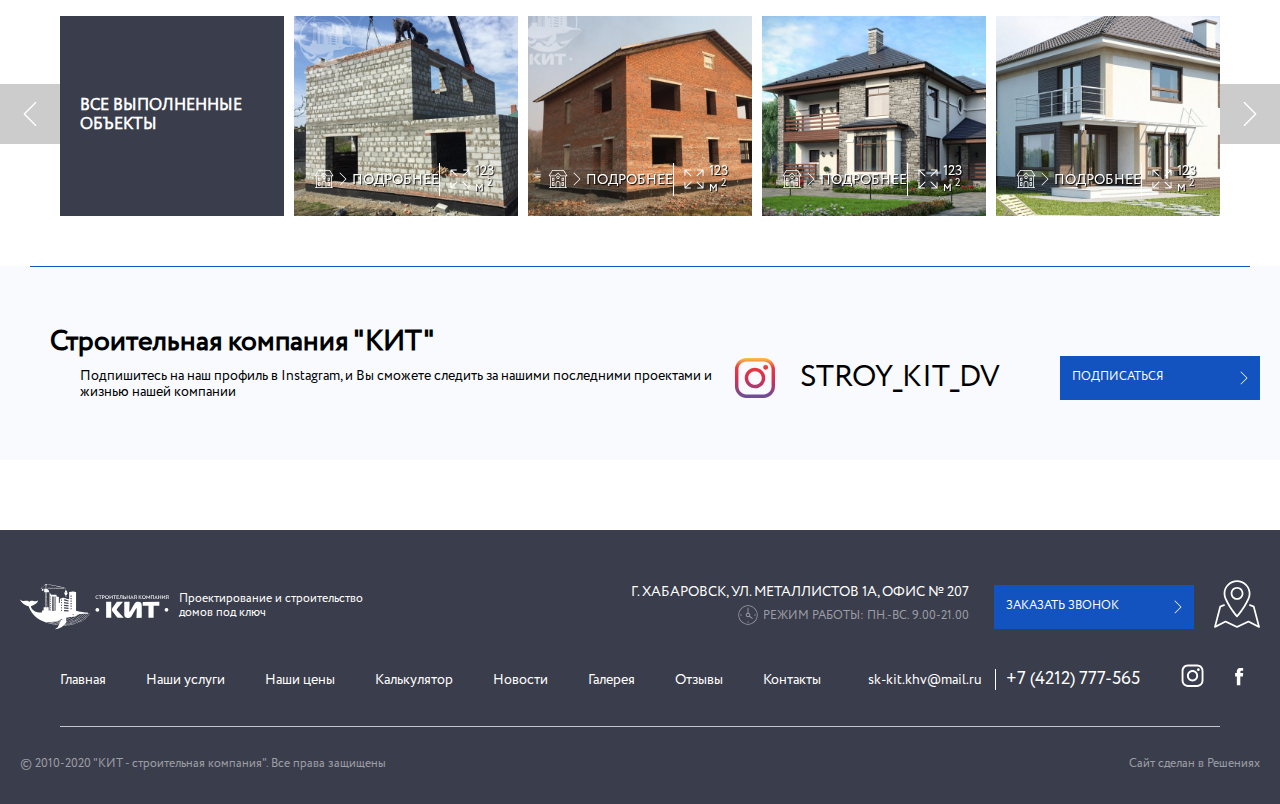
<file: projection.html>
<!DOCTYPE html>
<html xmlns="http://www.w3.org/1999/xhtml" xml:lang="en-us" lang="en-us">
    <head>
        <meta charset="utf-8">
        <title>КИТ</title>
        <meta content="IE=edge" http-equiv="x-ua-compatible">
        <meta content="width=device-width, initial-scale=1" name="viewport">
        <link href="css/normalize.css" type="text/css" rel="stylesheet" />  
        <link href="css/jquery-ui-slider.css" type="text/css" rel="stylesheet" />  
        <link href="css/jquery.fancybox.min.css" type="text/css" rel="stylesheet" /> 
        <link href="css/slider-pro.min.css" type="text/css" rel="stylesheet" /> 
        <link href="css/lightslider.min.css" type="text/css" rel="stylesheet" /> 
        <link href="styles.css" type="text/css" rel="stylesheet" /> 
        <link href="template_styles.css" type="text/css" rel="stylesheet" /> 
    </head>
    <body>
        <div class="wrapper">
            <!--Intro-->
            <section class="section">
                <ul class="inside-menu">
                    <div class="inside-menu__item">
                        <a class="inside-menu__link">Проектирование</a>
                    </div>
                    <div class="inside-menu__item">
                        <a class="inside-menu__link">Малоэтажное строительство</a>
                        <ul>
                            <li><a href="">Кирпичные дома</a></li>
                            <li><a href="">Дома из отсевоблоков</a></li>
                            <li><a href="">Дома из керамзитоблоков</a></li>
                        </ul>
                    </div>
                    <div class="inside-menu__item">
                        <a class="inside-menu__link">Общестроительные работы</a>
                        <ul>
                            <li><a href="">Фундаментальные работы</a></li>
                            <li><a href="">Кровельные работы</a></li>
                            <li><a href="">Фасадные работы</a></li>
                            <li><a href="">Инженерные коммуникации, благоустройство</a></li>
                        </ul>
                    </div>
                    <div class="inside-menu__item">
                        <a class="inside-menu__link">Металлоконструкции</a>
                        <ul>
                            <li><a href="">Изготовление и монтаж металлоконструкций</a></li>
                            <li><a href="">Строительство складов, ангаров</a></li>
                            <li><a href="">Строительство торговых зданий и сооружений</a></li>
                            <li><a href="">Строительство промышленных зданий</a></li>
                            <li><a href="">Монтаж сэндвич-панелей</a></li>
                        </ul>
                    </div>
                    <div class="inside-menu__item">
                        <a class="inside-menu__link">Технический надзор</a>
                    </div>
                </ul>
                <div class="">
                    <header id="header" class="header header--changable">
                        <div class="header__top">
                            <a href="index.html" class="logo">
                                <img src="images/logo.svg" alt="Строительная компания 'КИТ'">
                            </a>
                            <div class="address">
                                <p>г. Хабаровск, ул. Металлистов 1а, офис № 207</p>
                                <a href=""><img src="images/map-icon.svg" alt=""></a>
                            </div>
                            <div class="phones">
                                <a href="tel:+79295733380">8 929 573 33 80</a>
                            </div>
                            <div class="socials">
                                <a href=""><img src="images/inst-icon.svg" alt="КИТ в Instagram"></a>
                                <a href=""><img src="images/fb-icon.svg" alt="КИТ на Facebook"></a>
                            </div>
                            <a href="" class="btn btn--green">
                                <span>Написать в WhatsApp</span>
                                <img src="images/arrow-right.svg" alt="Написать в WhatsApp">
                            </a>    
                        </div>
                        <div class="header__bottom">
                            <ul class="menu">
                                <li class="menu__item"><a href="index.html">Главная</a></li>
                                <li class="menu__item menu-show-elements"><a href="">Наши услуги</a></li>
                                <li class="menu__item"><a href="price.html">Наши цены</a></li>
                                <li class="menu__item"><a href="">Калькулятор</a></li>
                                <li class="menu__item"><a href="news.html">Новости</a></li>
                                <li class="menu__item"><a href="gallery.html">Галерея</a></li>
                                <li class="menu__item"><a href="reviews.html">Отзывы</a></li>
                                <li class="menu__item"><a href="contacts.html">Контакты</a></li>
                            </ul>

                            <a href="javascript:void(0);" class="hamburger-icon" data-fancybox data-src="#mobile-menu"><img src="images/mobile-menu-close.svg" alt="Меню"></a> 
                            <a href="tel:+74212777565" class="phone-icon"><img src="images/phone-icon.svg" alt="Меню"></a> 

                            <div class="search">
                                <input type="text" placeholder="Поиск по сайту">
                                <img src="images/search-icon.svg" alt="Поиск">
                            </div>
                        </div>
                    </header>

                    <div class="links">
                        <a href="index.html"><img src="images/arrow-back.svg" alt="Вернуться назад"><span>Вернуться на шаг назад</span></a>
                        <a href="javascript:void(0);" class="" data-fancybox data-src="#calculator"><img src="images/calculator-icon.svg" alt="Калькулятор"><span>Калькулятор</span></div>
                    </div>
                    

                    <div class="cookies cookies--light">
                        <ul>
                            <li><a href="index.html">Главная</a></li>
                            <li><a href="services.html">Услуги</a></li>
                            <li><a href="projection.html">Проектирование</a></li>
                        </ul>
                    </div>
                </div>
            </section>


            <section class="section content-zone">
                <div class="news-more__intro news-more__intro--services">
                    <div class="news-more__pic">
                        <img src="temp/project__pic.jpg" alt="" style="filter:brightness(50%);">
                    </div>
                    <div class="news-more__title">
                        <h2>Проектирование</h2>
                        <span>Если строить собственный дом, то какой смысл делать его типовым, "как у всех"?</span>
                    </div>
                </div>
                
                <div class="news-more__desc">
                    <div class="news-more__block" style="margin-top:0;">
                        <p>
                            Ведь при одинаковых вложениях вы можете получить строение, в котором каждая комната, каждый угол будут сделаны в точности по вашим пожеланиям, а для каждого члена семьи найдется свое уютное место. Как этого добиться? Обратиться в "КИТ", и наши специалисты перенесут на бумагу, превратят в чертежи и расчеты вашу мечту, сделав ее еще на один большой шаг ближе к реализации. 
                        </p>
                        <p>
                            Индивидуальное проектирование - это всегда совместная деятельность архитектора, дизайнера и заказчика, мы не будем предлагать вам типовые "коробки" с целью сэкономить время. Наши строители уже переросли штампованное строительство, ведь мы стремимся воплощать оригинальные идеи, которые станут большой радостью для хозяев и еще одним поводом для гордости в нашем портфолио.
                        </p>
                    </div>

                     <!--Наши преимущества-->
                    <section class="section">
                        <h2 class="section-title">Наши преимущества</h2>
                        <p>Что вы получаете в итоге?</p>
                        <div class="advantages">
                            <div class="advantages__item">
                                <div class="advantages__icon">
                                    <img src="images/advantages-icon-1.svg" alt="Индивидуальный проект">
                                </div>
                                <span>Индивидуальный проект</span>
                            </div>
                            <div class="advantages__item">
                                <div class="advantages__icon">
                                    <img src="images/advantages-icon-2.svg" alt="Юридическое сопровождение">
                                </div>
                                <span>Юридическое сопровождение</span>
                            </div>
                            <div class="advantages__item">
                                <div class="advantages__icon">
                                    <img src="images/advantages-icon-3.svg" alt="Фиксируемый срок сдачи объекта">
                                </div>
                                <span>Фиксируемый срок сдачи объекта</span>
                            </div>
                            <div class="advantages__item">
                                <div class="advantages__icon">
                                    <img src="images/advantages-icon-4.svg" alt="Фиксированную цену">
                                </div>
                                <span>Фиксированную цену</span>
                            </div>
                            <div class="advantages__item">
                                <div class="advantages__icon">
                                    <img src="images/advantages-icon-5.svg" alt="Бесплатный выезд специалиста на участок">
                                </div>
                                <span>Бесплатный выезд специалиста на участок</span>
                            </div>
                            <div class="advantages__item">
                                <div class="advantages__icon">
                                    <img src="images/advantages-icon-6.svg" alt="Техническое и послегарантийное обслуживание">
                                </div>
                                <span>Техническое и послегарантийное обслуживание</span>
                            </div>
                        </div>
                    </section>


                    <!--Типы-->
                    <div class="types">
                        <div class="types__item">
                            <div class="types__left">
                                <div class="types__title">
                                    <div>
                                        <h3>Архитектурный проект</h3>
                                        <p>Учитывает все технологические отверстия, материалы и текстуры конструкций</p>
                                    </div>
                                    <div>
                                        <p>30 000Р</p>
                                        <span>Любая площадь</span>
                                    </div>
                                </div>
                                <img src="temp/arcitect.jpg" alt="" class="mobile-pic">
                                <div class="types__lists">
                                    <ul>
                                        <li>фасады</li>
                                        <li>поэтажные планы</li>
                                        <li>разрезы</li>
                                        <li>3D-визуализация</li>
                                        <li>экспликаций помещений</li>
                                    </ul>
                                    <ul>
                                        <li>план кровли</li>
                                        <li>спецификация заполнения оконных и дверных проемов</li>
                                    </ul>
                                </div>
                                
                            </div>
                            <div class="types__right" style="background:url(temp/arcitect.jpg);">
                                <form action="#" class="form">
                                    <div class="form__content">
                                        <div class="form__fields">
                                            <input type="text" placeholder="Ваше имя">
                                            <input type="tel" placeholder="Ваш номер телефона +7 -">
                                        </div>
                                    </div>
                                    <div class="form__bottom">
                                        <p>Заполняя форму на сайте, вы соглашаетесь с нашей 
                                            <a href="">Политикой конфиденциальности</a>
                                        </p>
                                        <a href="" class="btn">
                                            <span>Заказать проект</span>
                                            <img src="images/arrow-right.svg" alt="Отправить">
                                        </a>
                                    </div>
                                </form>
                            </div>
                        </div>
                        <div class="types__item">
                            <div class="types__left">
                                <div class="types__title">
                                    <div>
                                        <h3>Конструктивный раздел</h3>
                                        <p>Включает в себя расчеты всех ответственных конструкций:</p>
                                    </div>
                                    <div>
                                        <p>от 70 000Р</p>
                                    </div>
                                </div>
                                <img src="temp/constr.jpg" alt="" class="mobile-pic">
                                <div class="types__lists">
                                    <ul>
                                        <li>расчет фундамента</li>
                                        <li>расчет перекрытий</li>
                                        <li>расчет колонн</li>
                                        <li>схема стропил</li>
                                        <li>схема расположения балок</li>
                                    </ul>
                                    <ul>
                                        <li>основные конструктивные узлы</li>
                                        <li>спецификация бетона арматуры и других требуемых материалов</li>
                                    </ul>
                                </div>
                                
                            </div>
                            <div class="types__right" style="background:url(temp/constr.jpg);">
                                <form action="#" class="form">
                                    <div class="form__content">
                                        <div class="form__fields">
                                            <input type="text" placeholder="Ваше имя">
                                            <input type="tel" placeholder="Ваш номер телефона +7 -">
                                        </div>
                                    </div>
                                    <div class="form__bottom">
                                        <p>Заполняя форму на сайте, вы соглашаетесь с нашей 
                                            <a href="">Политикой конфиденциальности</a>
                                        </p>
                                        <a href="" class="btn">
                                            <span>Заказать проект</span>
                                            <img src="images/arrow-right.svg" alt="Отправить">
                                        </a>
                                    </div>
                                </form>
                            </div>
                        </div>
                    </div>


                    <h2 class="section-title">3D-визуализация наших проектов</h2>
                    <div class="gallery-wrap gallery-wrap--inside">
                        <a href="javascript:void(0);" class="arrow arrow-left arrow-left-gallery-more"><img src="images/arrow-left-white.svg" alt="Назад"></a>
                        <div class="gallery gallery--inside" id="gallerySlideMore">
                            <div class="gallery__item" style="background:url('temp/3d1.jpg');background-size:cover;"></div>
                            <div class="gallery__item" style="background:url('temp/3d2.jpg');background-size:cover;"></div>
                            <div class="gallery__item" style="background:url('temp/3d3.jpg');background-size:cover;"></div>
                            <div class="gallery__item" style="background:url('temp/3d4.jpg');background-size:cover;"></div>
                            <div class="gallery__item" style="background:url('temp/3d5.jpg');background-size:cover;"></div>
                            <div class="gallery__item" style="background:url('temp/3d1.jpg');background-size:cover;"></div>
                            <div class="gallery__item" style="background:url('temp/3d2.jpg');background-size:cover;"></div>
                            <div class="gallery__item" style="background:url('temp/3d3.jpg');background-size:cover;"></div>
                            <div class="gallery__item" style="background:url('temp/3d4.jpg');background-size:cover;"></div>
                        </div>
                        <a href="javascript:void(0);" class="arrow arrow-right arrow-right-gallery-more"><img src="images/arrow-right-white.svg" alt="Вперед"></a>
                    </div>
                </div>

                <div class="reasons-wrap">
                    <h4 style="color: #1253C0; text-transform: uppercase;margin-top: 50px;">Почему стоит обратиться к нам??</h4>
                    <ul class="reasons" id="reasonsSlider">
                        <li>Долговечность и прочность, средний срок службы просттого кирпича - более 100 лет</li>
                        <li>Устойчивость к любым атмосферным воздействиям: ветры, ливни, снег ему нипочем</li>
                        <li>Прекрасная шумоизоляция, большая тепловая инерция и высокая морозостойкость</li>
                        <li>Кирпич - самый экологичный из неорганических стройматериалов, он изготавливается из красноый глины, воды и песка и содержит минимум любых добавок</li>
                        <li>Возведен дом в строгом соответствии с заранее оговоренными сроками</li>
                    </ul>

                    <h4 style=" text-transform: uppercase;">Что дает вам сотрудничество с компанией "КИТ"?</h4>
                    <p style="font-size:14px;">С нами создание собственного дома в Хабаровске перестанет представляться сложной задачей, мы представим поэтапный план возведения дома с четко установленными сроками.</p>
                    <p style="font-size:14px;">Помните, что стены из кирпича обладают большим весом по сравнению с деревянными и керамзитными, поэтому требуют вдумчивого подхода к расчетам устойчивости здания, установке фундамента и его выдержке. В вопросе создания объектов из данного материала лучше работать с доказавшими свои знания на практике мастерами своего дела. За 10 лет работы в строительной сфере компания "КИТ" может похвастаться десятками успешно завершенных проектов. Наша команда профессионалов возводит также деревянные и комбинированные дома (первый этаж каменный, второй этаж из бруса), а также из керамзитоблоков и отсевоблоков. Мы обеспечим технический надзор за качеством на всех этапах строительства. Ознакомтесь со списком наших услуг, мы гарантируем, что вы сможете заказать дом своей мечты, который будет отвечать вашим потребностям и соответствовать возможностям.</p>
                </div>
                

            </section>
            

            <!--Уже сделали расчет?-->
            <section class="section section--made-calculate" style="background:url('temp/calculate-background.jpg');background-position:center center;background-size:cover;background-repeat:no-repeat;">
                <div class="calculate-condition">
                    <div class="calculate-condition__left">
                        <h2>Уже сделали расчет в другой компании?</h2>
                        <p>Мы сделаем бесплатный аудит сметы и укажем на возможные подводные камни</p>
                    </div>
                    <div class="calculate-condition__right">
                        <form action="#" class="form">
                            <div class="form__content">
                                <div class="form__title">
                                    <img src="images/list-icon.svg" alt="Прикрепите расчет или проект">
                                    <h3>Прикрепите расчет или проект</h3>
                                </div>
    
                                <div class="form__fields">
                                    <input type="text" placeholder="Ваше имя">
                                    <input type="tel" placeholder="Ваш номер телефона +7 -">
                                    <div class="form-group">
                                        <input type="file" name="file" id="file" class="input-file">
                                        <label for="file" class="btn-tertiary js-labelFile">
                                            <span class="js-fileName">Прикрепить файл</span>
                                            <img src="images/add-file-icon.svg" alt="Загрузить файл">
                                        </label>
                                    </div>  
                                </div>
                                <div class="form__fields">
                                    <input type="text" placeholder="Комментарий" class="full">
                                </div>
                            </div>
                            <div class="form__bottom">
                                <p>Заполняя форму на сайте, вы соглашаетесь с нашей 
                                    <a href="">Политикой конфиденциальности</a>
                                </p>
                                <a href="" class="btn">
                                    <span>Отправить</span>
                                    <img src="images/arrow-right.svg" alt="Отправить">
                                </a>
                            </div>
                        </form>
                    </div>
                </div>
            </section>


            <!--Наши выполненные объекты-->
            <section class="section section--mobile-hidden" style="margin-bottom: 50px;">
                <h2 class="section-title">Наши выполненные объекты</h2>
                <p><a href="gallery.html">Посмотреть все выполненные объекты</a></p>
                <div class="gallery-wrap">
                    <a href="javascript:void(0);" class="arrow arrow-left arrow-left-gallery"><img src="images/arrow-left-white.svg" alt="Назад"></a>
                    <div class="gallery" id="gallerySlide">
                        <div class="gallery__item all-objects">
                            <h4>Все выполненные объекты</h4>
                        </div>
                        <div class="gallery__item" style="background:url('temp/project-pic-1.jpg');background-size:cover;">
                            <div class="gallery__desc">
                                <div class="gallery__left">
                                    <div class="gallery__icon"></div>
                                    <a href="gallery-more.html">
                                        <img src="images/arrow-right.svg" alt="Подробнее">
                                        <span>Подробнее</span>
                                    </a>
                                </div>
                                <div class="gallery__right">
                                    <img src="images/square-icon.svg" alt="Площадь">
                                    <span>123 м <sup>2</sup></span>
                                </div>
                            </div>
                            <!--Скрытая часть-->
                            <div class="gallery__hidden-info">
                                <h4>Дом Ломоносова</h4>
                                <div class="gallery__hidden-desc">
                                    <div class="gallery__hidden-details">
                                        <div>
                                            <img src="images/square-icon-color.svg" alt="Площадь">
                                            <span>123 м <sup>2</sup></span>
                                        </div>
                                        <div>
                                            <img src="images/floor-icon.svg" alt="Этажность">
                                            <span>2 этажа</span>
                                        </div>
                                    </div>
                                    <hr color="#000">
                                    <div class="gallery__left">
                                        <div class="gallery__icon"></div>
                                        <a href="gallery-more.html">
                                            <img src="images/arrow-right-black.svg" alt="Подробнее">
                                            <span>Подробнее</span>
                                        </a>
                                    </div>
                                </div>
                                
                            </div>
                        </div>
                        <div class="gallery__item" style="background:url('temp/project-pic-2.jpg');background-size:cover;">
                            <div class="gallery__desc">
                                <div class="gallery__left">
                                    <div class="gallery__icon"></div>
                                    <a href="gallery-more.html">
                                        <img src="images/arrow-right.svg" alt="Подробнее">
                                        <span>Подробнее</span>
                                    </a>
                                </div>
                                <div class="gallery__right">
                                    <img src="images/square-icon.svg" alt="Площадь">
                                    <span>123 м <sup>2</sup></span>
                                </div>
                            </div>
                            <!--Скрытая часть-->
                            <div class="gallery__hidden-info">
                                <h4>Дом Ломоносова</h4>
                                <div class="gallery__hidden-desc">
                                    <div class="gallery__hidden-details">
                                        <div>
                                            <img src="images/square-icon-color.svg" alt="Площадь">
                                            <span>123 м <sup>2</sup></span>
                                        </div>
                                        <div>
                                            <img src="images/floor-icon.svg" alt="Этажность">
                                            <span>2 этажа</span>
                                        </div>
                                    </div>
                                    <hr color="#000">
                                    <div class="gallery__left">
                                        <div class="gallery__icon"></div>
                                        <a href="gallery-more.html">
                                            <img src="images/arrow-right-black.svg" alt="Подробнее">
                                            <span>Подробнее</span>
                                        </a>
                                    </div>
                                </div>
                            </div>
                        </div>
                        <div class="gallery__item" style="background:url('temp/project-pic-3.jpg');background-size:cover;">
                            <div class="gallery__desc">
                                <div class="gallery__left">
                                    <div class="gallery__icon"></div>
                                    <a href="gallery-more.html">
                                        <img src="images/arrow-right.svg" alt="Подробнее">
                                        <span>Подробнее</span>
                                    </a>
                                </div>
                                <div class="gallery__right">
                                    <img src="images/square-icon.svg" alt="Площадь">
                                    <span>123 м <sup>2</sup></span>
                                </div>
                            </div>
                            <!--Скрытая часть-->
                            <div class="gallery__hidden-info">
                                <h4>Дом Ломоносова</h4>
                                <div class="gallery__hidden-desc">
                                    <div class="gallery__hidden-details">
                                        <div>
                                            <img src="images/square-icon-color.svg" alt="Площадь">
                                            <span>123 м <sup>2</sup></span>
                                        </div>
                                        <div>
                                            <img src="images/floor-icon.svg" alt="Этажность">
                                            <span>2 этажа</span>
                                        </div>
                                    </div>
                                    <hr color="#000">
                                    <div class="gallery__left">
                                        <div class="gallery__icon"></div>
                                        <a href="gallery-more.html">
                                            <img src="images/arrow-right-black.svg" alt="Подробнее">
                                            <span>Подробнее</span>
                                        </a>
                                    </div>
                                </div>
                            </div>
                        </div>
                        <div class="gallery__item" style="background:url('temp/project-pic-4.jpg');background-size:cover;">
                            <div class="gallery__desc">
                                <div class="gallery__left">
                                    <div class="gallery__icon"></div>
                                    <a href="gallery-more.html">
                                        <img src="images/arrow-right.svg" alt="Подробнее">
                                        <span>Подробнее</span>
                                    </a>
                                </div>
                                <div class="gallery__right">
                                    <img src="images/square-icon.svg" alt="Площадь">
                                    <span>123 м <sup>2</sup></span>
                                </div>
                            </div>
                            <!--Скрытая часть-->
                            <div class="gallery__hidden-info">
                                <h4>Дом Ломоносова</h4>
                                <div class="gallery__hidden-desc">
                                    <div class="gallery__hidden-details">
                                        <div>
                                            <img src="images/square-icon-color.svg" alt="Площадь">
                                            <span>123 м <sup>2</sup></span>
                                        </div>
                                        <div>
                                            <img src="images/floor-icon.svg" alt="Этажность">
                                            <span>2 этажа</span>
                                        </div>
                                    </div>
                                    <hr color="#000">
                                    <div class="gallery__left">
                                        <div class="gallery__icon"></div>
                                        <a href="gallery-more.html">
                                            <img src="images/arrow-right-black.svg" alt="Подробнее">
                                            <span>Подробнее</span>
                                        </a>
                                    </div>
                                </div>
                            </div>
                        </div>
                        <div class="gallery__item" style="background:url('temp/project-pic-3.jpg');background-size:cover;">
                            <div class="gallery__desc">
                                <div class="gallery__left">
                                    <div class="gallery__icon"></div>
                                    <a href="gallery-more.html">
                                        <img src="images/arrow-right.svg" alt="Подробнее">
                                        <span>Подробнее</span>
                                    </a>
                                </div>
                                <div class="gallery__right">
                                    <img src="images/square-icon.svg" alt="Площадь">
                                    <span>123 м <sup>2</sup></span>
                                </div>
                            </div>
                            <!--Скрытая часть-->
                            <div class="gallery__hidden-info">
                                <h4>Дом Ломоносова</h4>
                                <div class="gallery__hidden-desc">
                                    <div class="gallery__hidden-details">
                                        <div>
                                            <img src="images/square-icon-color.svg" alt="Площадь">
                                            <span>123 м <sup>2</sup></span>
                                        </div>
                                        <div>
                                            <img src="images/floor-icon.svg" alt="Этажность">
                                            <span>2 этажа</span>
                                        </div>
                                    </div>
                                    <hr color="#000">
                                    <div class="gallery__left">
                                        <div class="gallery__icon"></div>
                                        <a href="gallery-more.html">
                                            <img src="images/arrow-right-black.svg" alt="Подробнее">
                                            <span>Подробнее</span>
                                        </a>
                                    </div>
                                </div>
                            </div>
                        </div>
                        <div class="gallery__item" style="background:url('temp/project-pic-5.jpg');background-size:cover;">
                            <div class="gallery__desc">
                                <div class="gallery__left">
                                    <div class="gallery__icon"></div>
                                    <a href="gallery-more.html">
                                        <img src="images/arrow-right.svg" alt="Подробнее">
                                        <span>Подробнее</span>
                                    </a>
                                </div>
                                <div class="gallery__right">
                                    <img src="images/square-icon.svg" alt="Площадь">
                                    <span>123 м <sup>2</sup></span>
                                </div>
                            </div>
                            <!--Скрытая часть-->
                            <div class="gallery__hidden-info">
                                <h4>Дом Ломоносова</h4>
                                <div class="gallery__hidden-desc">
                                    <div class="gallery__hidden-details">
                                        <div>
                                            <img src="images/square-icon-color.svg" alt="Площадь">
                                            <span>123 м <sup>2</sup></span>
                                        </div>
                                        <div>
                                            <img src="images/floor-icon.svg" alt="Этажность">
                                            <span>2 этажа</span>
                                        </div>
                                    </div>
                                    <hr color="#000">
                                    <div class="gallery__left">
                                        <div class="gallery__icon"></div>
                                        <a href="gallery-more.html">
                                            <img src="images/arrow-right-black.svg" alt="Подробнее">
                                            <span>Подробнее</span>
                                        </a>
                                    </div>
                                </div>
                            </div>
                        </div>
                        <div class="gallery__item" style="background:url('temp/project-pic-6.jpg');background-size:cover;">
                            <div class="gallery__desc">
                                <div class="gallery__left">
                                    <div class="gallery__icon"></div>
                                    <a href="gallery-more.html">
                                        <img src="images/arrow-right.svg" alt="Подробнее">
                                        <span>Подробнее</span>
                                    </a>
                                </div>
                                <div class="gallery__right">
                                    <img src="images/square-icon.svg" alt="Площадь">
                                    <span>123 м <sup>2</sup></span>
                                </div>
                            </div>
                            <!--Скрытая часть-->
                            <div class="gallery__hidden-info">
                                <h4>Дом Ломоносова</h4>
                                <div class="gallery__hidden-desc">
                                    <div class="gallery__hidden-details">
                                        <div>
                                            <img src="images/square-icon-color.svg" alt="Площадь">
                                            <span>123 м <sup>2</sup></span>
                                        </div>
                                        <div>
                                            <img src="images/floor-icon.svg" alt="Этажность">
                                            <span>2 этажа</span>
                                        </div>
                                    </div>
                                    <hr color="#000">
                                    <div class="gallery__left">
                                        <div class="gallery__icon"></div>
                                        <a href="gallery-more.html">
                                            <img src="images/arrow-right-black.svg" alt="Подробнее">
                                            <span>Подробнее</span>
                                        </a>
                                    </div>
                                </div>
                            </div>
                        </div>
                        <div class="gallery__item" style="background:url('temp/project-pic-1.jpg');background-size:cover;">
                            <div class="gallery__desc">
                                <div class="gallery__left">
                                    <div class="gallery__icon"></div>
                                    <a href="gallery-more.html">
                                        <img src="images/arrow-right.svg" alt="Подробнее">
                                        <span>Подробнее</span>
                                    </a>
                                </div>
                                <div class="gallery__right">
                                    <img src="images/square-icon.svg" alt="Площадь">
                                    <span>123 м <sup>2</sup></span>
                                </div>
                            </div>
                            <!--Скрытая часть-->
                            <div class="gallery__hidden-info">
                                <h4>Дом Ломоносова</h4>
                                <div class="gallery__hidden-desc">
                                    <div class="gallery__hidden-details">
                                        <div>
                                            <img src="images/square-icon-color.svg" alt="Площадь">
                                            <span>123 м <sup>2</sup></span>
                                        </div>
                                        <div>
                                            <img src="images/floor-icon.svg" alt="Этажность">
                                            <span>2 этажа</span>
                                        </div>
                                    </div>
                                    <hr color="#000">
                                    <div class="gallery__left">
                                        <div class="gallery__icon"></div>
                                        <a href="gallery-more.html">
                                            <img src="images/arrow-right-black.svg" alt="Подробнее">
                                            <span>Подробнее</span>
                                        </a>
                                    </div>
                                </div>
                            </div>
                        </div>
                        <div class="gallery__item" style="background:url('temp/project-pic-5.jpg');background-size:cover;">
                            <div class="gallery__desc">
                                <div class="gallery__left">
                                    <div class="gallery__icon"></div>
                                    <a href="gallery-more.html">
                                        <img src="images/arrow-right.svg" alt="Подробнее">
                                        <span>Подробнее</span>
                                    </a>
                                </div>
                                <div class="gallery__right">
                                    <img src="images/square-icon.svg" alt="Площадь">
                                    <span>123 м <sup>2</sup></span>
                                </div>
                            </div>
                            <!--Скрытая часть-->
                            <div class="gallery__hidden-info">
                                <h4>Дом Ломоносова</h4>
                                <div class="gallery__hidden-desc">
                                    <div class="gallery__hidden-details">
                                        <div>
                                            <img src="images/square-icon-color.svg" alt="Площадь">
                                            <span>123 м <sup>2</sup></span>
                                        </div>
                                        <div>
                                            <img src="images/floor-icon.svg" alt="Этажность">
                                            <span>2 этажа</span>
                                        </div>
                                    </div>
                                    <hr color="#000">
                                    <div class="gallery__left">
                                        <div class="gallery__icon"></div>
                                        <a href="gallery-more.html">
                                            <img src="images/arrow-right-black.svg" alt="Подробнее">
                                            <span>Подробнее</span>
                                        </a>
                                    </div>
                                </div>
                            </div>
                        </div>
                    </div>
                    <a href="javascript:void(0);" class="arrow arrow-right arrow-right-gallery"><img src="images/arrow-right-white.svg" alt="Вперед"></a>
                </div>
                
            </section>

            <!--Instagram-->
            <section class="section section--instagram section--instagram-inside">
                <div>
                    <h2 class="section-title">Строительная компания "КИТ"</h2>
                    <p>Подпишитесь на наш профиль в Instagram, и Вы сможете следить 
                        за нашими последними проектами и жизнью нашей компании</p>
                </div>
                <div>
                    <div class="instagram">
                        <img src="images/inst-icon-color.svg" alt="Instagram">
                        <span>stroy_kit_dv</span>
                    </div>
                    <a href="" class="btn">
                        <span>Подписаться</span>
                        <img src="images/arrow-right.svg" alt="Подписаться">
                    </a>
                </div>
            </section>

                      
            <footer id="footer" class="footer">
                <div class="footer__top">
                    <a href="index.html" class="logo">
                        <img src="images/logo-footer.svg" alt="КИТ">
                    </a>
                    <div class="address">
                        <p>г. Хабаровск, ул. Металлистов 1а, офис № 207</p>
                        <p>Режим работы: Пн.-Вс. 9.00-21.00</p>
                    </div>
                    <a href="" class="btn">
                        <span>Заказать звонок</span>
                        <img src="images/arrow-right.svg" alt="Написать в WhatsApp">
                    </a>
                    <a href=""><img src="images/map-full-icon.svg" alt=""></a>
                </div>
                <div class="footer__middle">
                    <nav class="menu">
                        <a href="index.html">Главная</a>
                        <a href="services.html">Наши услуги</a>
                        <a href="price.html">Наши цены</a>
                        <a href="">Калькулятор</a>
                        <a href="news.html">Новости</a>
                        <a href="gallery.html">Галерея</a>
                        <a href="reviews.html">Отзывы</a>
                        <a href="contacts.html">Контакты</a>
                    </nav>
                    <a class="mail" href="mailto:sk-kit-khv@mail.ru">sk-kit.khv@mail.ru</a>
                    <a class="phone" href="tel:+74212777565">+7 (4212) 777-565</a>
                    <div class="socials">
                        <ul>
                            <li><a href="http://instagram.ru"><img src="images/inst-icon.svg" alt="Instagram"></a></li>
                            <li><a href="http://facebok.com"><img src="images/fb-icon.svg" alt="Facebook"></a></li>
                        </ul>
                    </div>
                </div>
                <div class="footer__bottom">
                    <p>&copy; 2010-2020 "КИТ - строительная компания". Все права защищены</p>
                    <p>Сайт сделан в <a href="https://r-pl.ru/">Решениях</a></p>
                </div>
            </footer>

            <div class="sticky-icons sticky-icons--inside">
                <div class="sticky-icons__link sticky-icons__link--call" data-fancybox data-src="#order-call"><img src="images/phone-icon.svg" alt=""></div>
                <div class="sticky-icons__link sticky-icons__link--calculate" data-fancybox data-src="#calculator"><img src="images/calculator-icon.svg" alt=""></div>
            </div>

            <!--Мобильное меню-->
            <div class="modal-window mobile-menu" id="mobile-menu">
                <a href="index.html" class="logo">
                    <img src="images/logo.svg" alt="Строительная компания 'КИТ'">
                </a>
                <a href="" class="btn btn--green">
                    <span>Написать в WhatsApp</span>
                    <img src="images/arrow-right.svg" alt="Написать в WhatsApp">
                </a> 
                <ul>
                    <li><a href="index.html">Главная</a></li>
                    <li><a href="services.html">Наши услуги</a></li>
                    <li><a href="price.html">Наши цены</a></li>
                    <li><a href="">Калькулятор</a></li>
                    <li><a href="news.html">Новости</a></li>
                    <li><a href="gallery.html">Галерея</a></li>
                    <li><a href="reviews.html">Отзывы</a></li>
                    <li><a href="contacts.html">Контакты</a></li>
                </ul>
                <div class="address">
                    <p>г. Хабаровск, <br class="address__new-line">ул. Металлистов 1а, офис № 207</p>
                </div>
                <div class="socials">
                    <a href=""><img src="images/inst-icon.svg" alt="КИТ в Instagram"></a>
                    <a href=""><img src="images/fb-icon.svg" alt="КИТ на Facebook"></a>
                    <a href="tel:+89295733380">8 929 573 33 80</a>
                </div>
                <a class="mail" href="mailto:sk-kit-khv@mail.ru">sk-kit.khv@mail.ru</a>

            </div>
           
            <!--Заказать звонок-->
            <div class="modal-window order-call" id="order-call">
                <form action="#" class="form">
                    <div class="form__content">
                        <div class="form__title">
                            <h3>Задайте нам вопрос или оставьте заявку</h3>
                        </div>

                        <div class="form__fields">
                            <input type="text" placeholder="Ваше имя">
                            <input type="tel" placeholder="Ваш номер телефона +7 -"> 
                        </div>
                        <div class="form__fields">
                            <input type="text" placeholder="Комментарий" class="full">
                        </div>
                    </div>
                    <div class="form__bottom">
                        <a href="" class="btn">
                            <span>Отправить</span>
                            <img src="images/arrow-right.svg" alt="Отправить">
                        </a>
                        <p>Заполняя форму на сайте, вы соглашаетесь с нашей 
                            <a href="">Политикой конфиденциальности</a>
                        </p>
                    </div>
                </form>
            </div>

            <!--Рассчитать стоимость-->
            <div class="modal-window form-calculator" id="calculator">
                    <img src="images/form-background.png" alt="Фон" class="form__background">
                    <form action="" class="form-calc">
                        <div class="form__title">
                            <h3>Получить расчет от наших специалистов</h3>
                        </div> 
                        <div class="slider-pro form__slider" id="calculateSlider">
                            <ul class="sp-slides">
                                <li class="sp-slide">
                                    <p>Полезная площадь (площадь всех внутренних помещений)</p>
                                    <h4>Шаг 1</h4>
                                    <div class="form__wrap">
                                        <div>
                                            <input class="custom-radio" name="square" type="radio" id="square-80" value="80">
                                            <label for="square-80">80 кв.м.</label>
                                        </div>
                                        <div>
                                            <input class="custom-radio" name="square" type="radio" id="square-100" value="100">
                                            <label for="square-100">100 кв.м.</label>
                                        </div>
                                        <div>
                                            <input class="custom-radio" name="square" type="radio" id="square-150" value="150">
                                            <label for="square-150">150 кв.м.</label>
                                        </div>
                                        <div>
                                            <input class="custom-radio" name="square" type="radio" id="square-200" value="200">
                                            <label for="square-200">200 кв.м.</label>
                                        </div>
                                        <div>
                                            <input class="custom-radio" name="square" type="radio" id="square-250" value="250">
                                            <label for="square-250">250 кв.м.</label>
                                        </div> 
                                        <div>
                                            <input class="custom-radio" name="square" type="radio" id="square-300" value="300">
                                            <label for="square-300">300 кв.м.</label>
                                        </div>                              
                                    </div>
                                </li>
                                <li class="sp-slide">
                                    <p>Количество этажей</p>
                                    <h4>Шаг 2</h4>
                                    <div class="form__wrap form__wrap--straight">
                                        <img src="images/form-house-icon.svg" alt="Иконка">
                                        <div>
                                            <input class="custom-radio" name="floors" type="radio" id="floors-1" value="1">
                                            <label for="floors-1">Одноэтажный дом</label>
                                        </div>
                                        <div>
                                            <input class="custom-radio" name="floors" type="radio" id="floors-12" value="12">
                                            <label for="floors-12">Один этаж с мансардой</label>
                                        </div>
                                        <div>
                                            <input class="custom-radio" name="floors" type="radio" id="floors-2" value="2">
                                            <label for="floors-2">Двухэтажный дом</label>
                                        </div>                           
                                    </div>
                                </li>
                                <li class="sp-slide">
                                    <p>Материал стен</p>
                                    <h4>Шаг 3</h4>
                                    <div class="form__wrap mobile-straight">
                                        <div>
                                            <input class="custom-radio" name="material" type="radio" id="material-1" value="Кирпич">
                                            <label for="material-1">Кирпич</label>
                                        </div>
                                        <div>
                                            <input class="custom-radio" name="material" type="radio" id="material-2" value="Керамзитоблок">
                                            <label for="material-2">Керамзитоблок</label>
                                        </div>
                                        <div>
                                            <input class="custom-radio" name="material" type="radio" id="material-3" value="Отсевоблок">
                                            <label for="material-3">Отсевоблок</label>
                                        </div>
                                        <div>
                                            <input class="custom-radio" name="material" type="radio" id="material-4" value="Газобетон">
                                            <label for="material-4">Газобетон</label>
                                        </div>
                                        <div>
                                            <input class="custom-radio" name="material" type="radio" id="material-5" value="Туфоблок">
                                            <label for="material-5">Туфоблок</label>
                                        </div>                              
                                    </div>
                                </li>
                                <li class="sp-slide">
                                    <div class="order-call">
                                        <div class="form">
                                            <div class="form__content">
                                                <div class="form__fields">
                                                    <input type="text" placeholder="Ваше имя">
                                                    <input type="tel" placeholder="Ваш номер телефона +7 -"> 
                                                </div>
                                                <div class="form__fields">
                                                    <input type="text" placeholder="Комментарий" class="full">
                                                </div>
                                            </div>
                                            <div class="form__bottom">
                                                <a href="" class="btn">
                                                    <span>Отправить</span>
                                                    <img src="images/arrow-right.svg" alt="Отправить">
                                                </a>
                                                <p>Заполняя форму на сайте, вы соглашаетесь с нашей 
                                                    <a href="">Политикой конфиденциальности</a>
                                                </p>
                                            </div>
                                        </div>
                                    </div>                                
                                </li>
                            </ul>
                        </div>
                        <div class="form__links">
                            <div class="form__link form__link--back"><img src="images/arrow-back.svg" alt=""><span>Предыдущий шаг</span></div>
                            <div class="form__link form__link--forward"><span>Следующий шаг</span><img src="images/arrow-right-black.svg" alt=""></div>
                        </div>
                        
                    </form>
                </div>

        
        </div>
        <script src="js/jquery-3.2.1.js"></script>
        <script src="js/jquery-ui-slider.js"></script>
        <script src="js/jquery-ui-touchpounch.js"></script>

        <script src="https://maps.api.2gis.ru/2.0/loader.js?pkg=full"></script>
        
        <script src="js/jquery.fancybox.min.js"></script>
        <script src="js/lightslider.min.js"></script>
        <script src="js/jquery.sliderPro.min.js"></script>
        <script src="js/slider.js"></script>
        <script src="js/main.js"></script>
    </body>
</html>
</file>
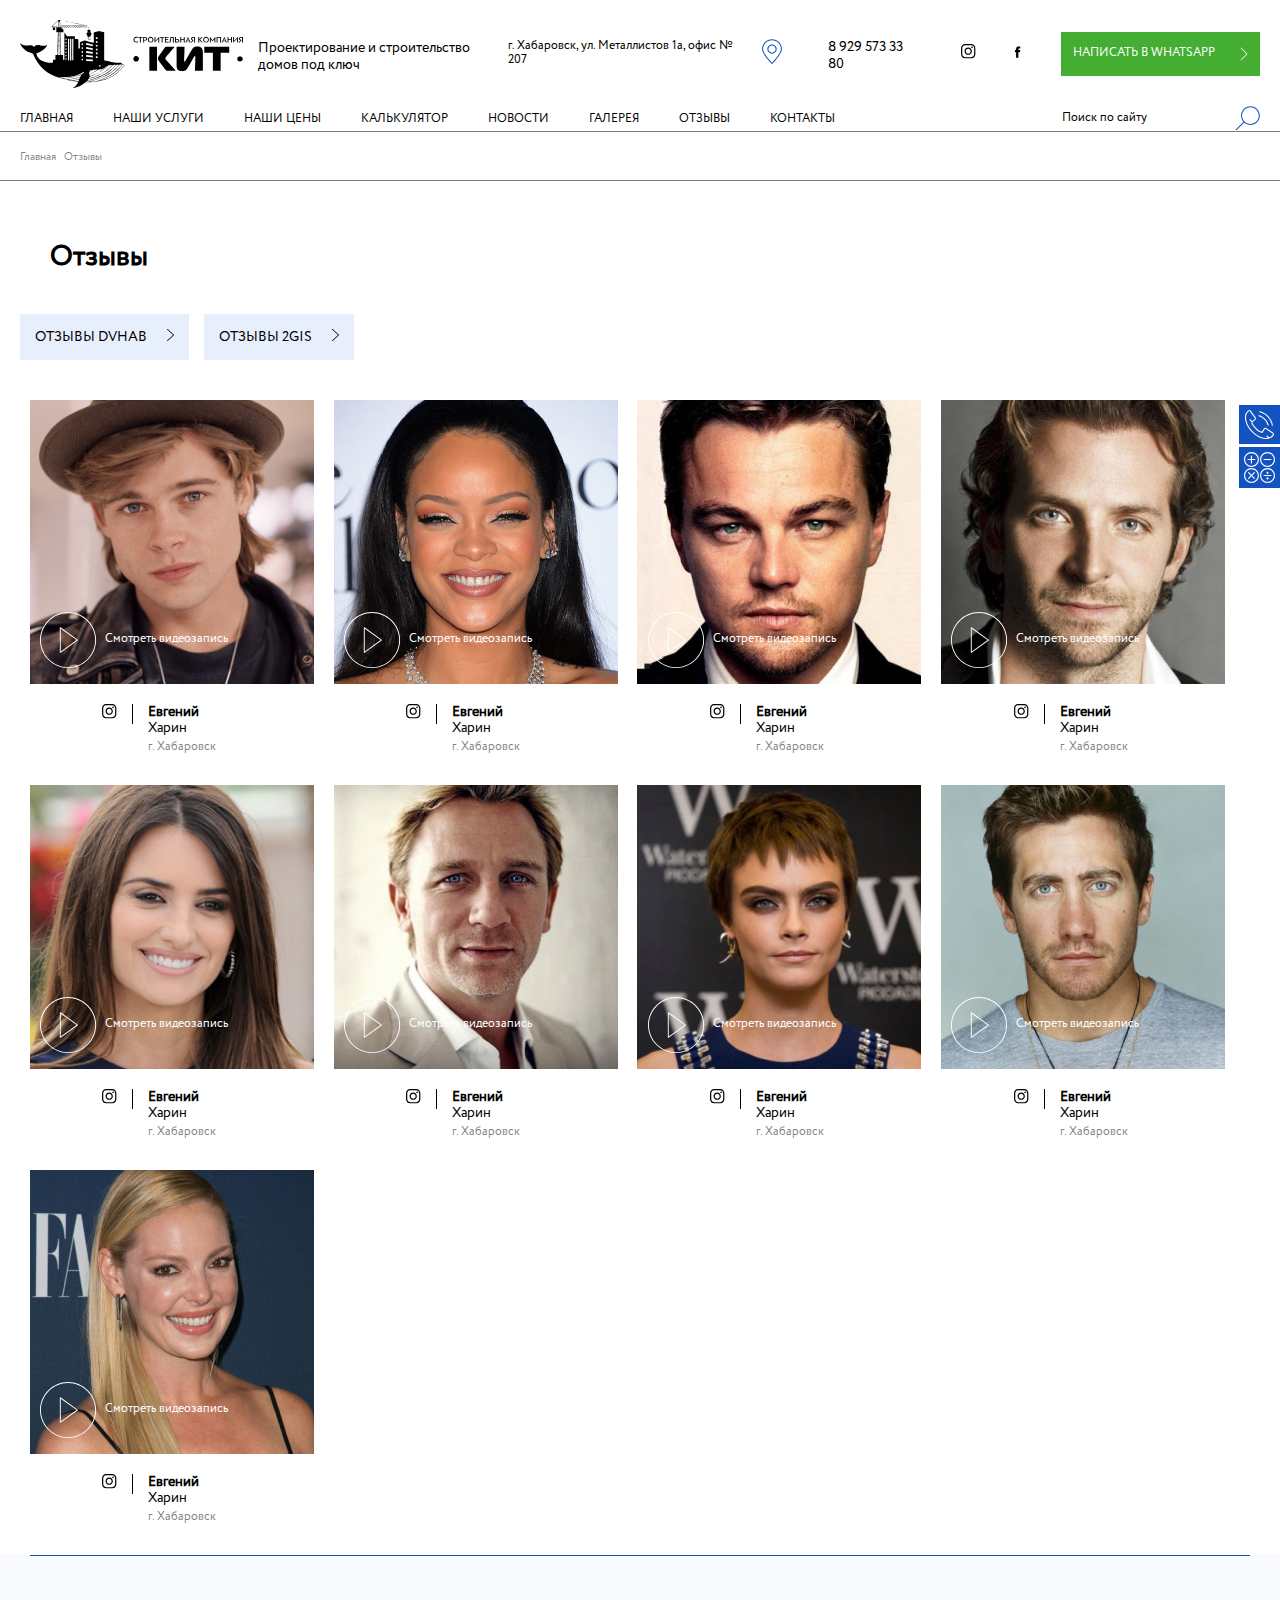
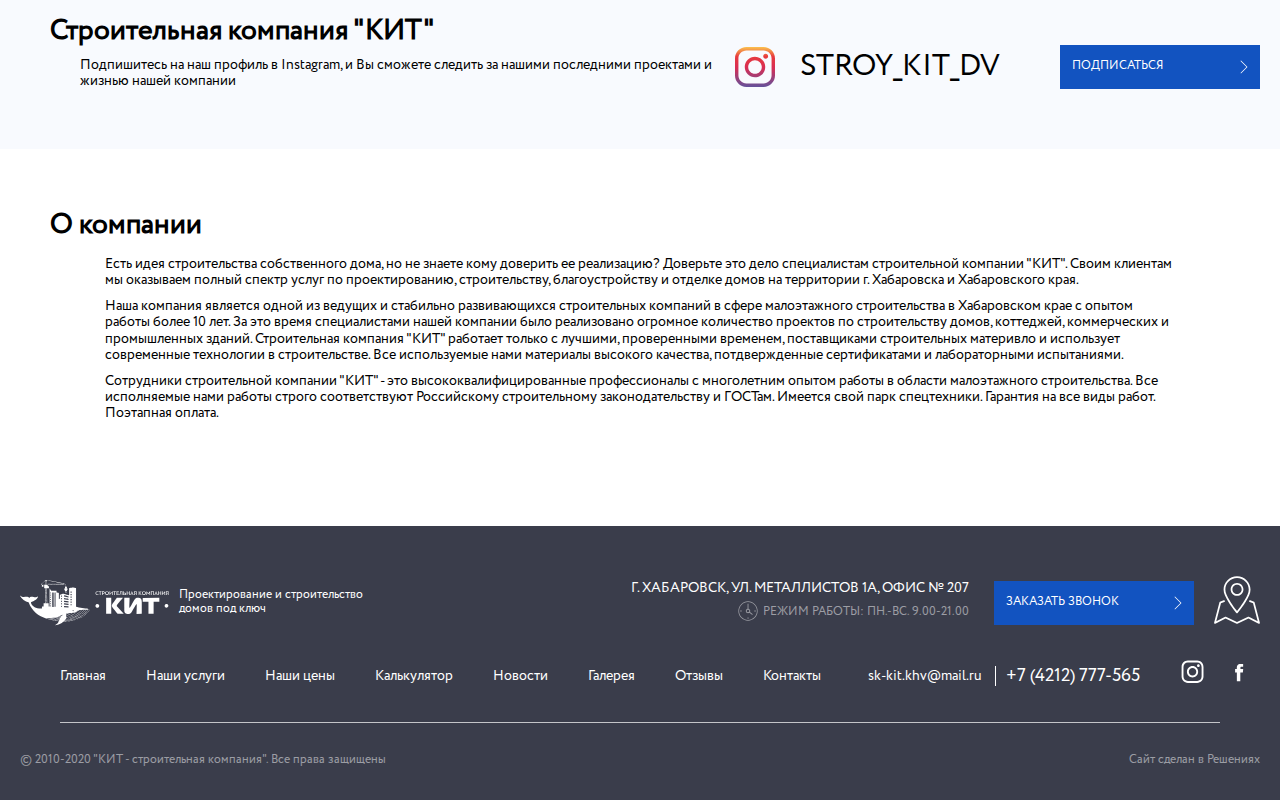
<file: reviews.html>
<!DOCTYPE html>
<html xmlns="http://www.w3.org/1999/xhtml" xml:lang="en-us" lang="en-us">
    <head>
        <meta charset="utf-8">
        <title>КИТ</title>
        <meta content="IE=edge" http-equiv="x-ua-compatible">
        <meta content="width=device-width, initial-scale=1" name="viewport">
        <link href="css/normalize.css" type="text/css" rel="stylesheet" />  
        <link href="css/jquery-ui-slider.css" type="text/css" rel="stylesheet" />  
        <link href="css/jquery.fancybox.min.css" type="text/css" rel="stylesheet" /> 
        <link href="css/slider-pro.min.css" type="text/css" rel="stylesheet" /> 
        <link href="css/lightslider.min.css" type="text/css" rel="stylesheet" /> 
        <link href="styles.css" type="text/css" rel="stylesheet" /> 
        <link href="template_styles.css" type="text/css" rel="stylesheet" /> 
    </head>
    <body>
        <div class="wrapper">
            <!--Intro-->
            <section class="section">
                <ul class="inside-menu">
                    <div class="inside-menu__item">
                        <a class="inside-menu__link">Проектирование</a>
                    </div>
                    <div class="inside-menu__item">
                        <a class="inside-menu__link">Малоэтажное строительство</a>
                        <ul>
                            <li><a href="">Кирпичные дома</a></li>
                            <li><a href="">Дома из отсевоблоков</a></li>
                            <li><a href="">Дома из керамзитоблоков</a></li>
                        </ul>
                    </div>
                    <div class="inside-menu__item">
                        <a class="inside-menu__link">Общестроительные работы</a>
                        <ul>
                            <li><a href="">Фундаментальные работы</a></li>
                            <li><a href="">Кровельные работы</a></li>
                            <li><a href="">Фасадные работы</a></li>
                            <li><a href="">Инженерные коммуникации, благоустройство</a></li>
                        </ul>
                    </div>
                    <div class="inside-menu__item">
                        <a class="inside-menu__link">Металлоконструкции</a>
                        <ul>
                            <li><a href="">Изготовление и монтаж металлоконструкций</a></li>
                            <li><a href="">Строительство складов, ангаров</a></li>
                            <li><a href="">Строительство торговых зданий и сооружений</a></li>
                            <li><a href="">Строительство промышленных зданий</a></li>
                            <li><a href="">Монтаж сэндвич-панелей</a></li>
                        </ul>
                    </div>
                    <div class="inside-menu__item">
                        <a class="inside-menu__link">Технический надзор</a>
                    </div>
                </ul>
                <div class="">
                    <header id="header" class="header header--inside">
                        <div class="header__top">
                            <a href="index.html" class="logo">
                                <img src="images/logo-black.svg" alt="Строительная компания 'КИТ'">
                            </a>
                            <div class="address">
                                <p>г. Хабаровск, ул. Металлистов 1а, офис № 207</p>
                                <a href=""><img src="images/map-icon-color.svg" alt=""></a>
                            </div>
                            <div class="phones">
                                <a href="tel:+79295733380">8 929 573 33 80</a>
                            </div>
                            <div class="socials">
                                <a href=""><img src="images/insta-icon-black.svg" alt="КИТ в Instagram"></a>
                                <a href=""><img src="images/fb-icon-black.svg" alt="КИТ на Facebook"></a>
                            </div>
                            <a href="" class="btn btn--green">
                                <span>Написать в WhatsApp</span>
                                <img src="images/arrow-right.svg" alt="Написать в WhatsApp">
                            </a>    
                        </div>
                        <div class="header__bottom">
                            <ul class="menu">
                                <li class="menu__item"><a href="index.html">Главная</a></li>
                                <li class="menu__item menu-show-elements"><a href="">Наши услуги</a></li>
                                <li class="menu__item"><a href="price.html">Наши цены</a></li>
                                <li class="menu__item"><a href="">Калькулятор</a></li>
                                <li class="menu__item"><a href="news.html">Новости</a></li>
                                <li class="menu__item"><a href="gallery.html">Галерея</a></li>
                                <li class="menu__item"><a href="reviews.html">Отзывы</a></li>
                                <li class="menu__item"><a href="contacts.html">Контакты</a></li>
                            </ul>

                            <a href="javascript:void(0);" class="hamburger-icon" data-fancybox data-src="#mobile-menu"><img src="images/mobile-menu-close.svg" alt="Меню"></a> 
                            <a href="tel:+74212777565" class="phone-icon"><img src="images/phone-icon.svg" alt="Меню"></a> 

                            <div class="search">
                                <input type="text" placeholder="Поиск по сайту">
                                <img src="images/search-icon-color.svg" alt="Поиск">
                            </div>
                        </div>
                    </header>

                    <div class="links">
                            <a href="index.html"><img src="images/arrow-back.svg" alt="Вернуться назад"><span>Вернуться на шаг назад</span></a>
                            <a href="javascript:void(0);" class="" data-fancybox data-src="#calculator"><img src="images/calculator-icon.svg" alt="Калькулятор"><span>Калькулятор</span></div>
                    </div>
                    

                    <div class="cookies">
                        <ul>
                            <li><a href="index.html">Главная</a></li>
                            <li><a href="reviews.html">Отзывы</a></li>
                        </ul>
                    </div>
                </div>
            </section>


            <h2 class="section-title">Отзывы</h2>
            <section class="section content-zone">
                <div class="reviews-links">
                    <ul>
                        <li><a href="">Отзывы DVHab</a></li>
                        <li><a href="">Отзывы 2GIS</a></li>
                    </ul>
                </div>

                <div class="reviews">
                    <div class="reviews__list">
                        <div class="reviews__item">
                           <div class="reviews__photo">
                               <img src="temp/reviews_1.jpg" alt="Отзыв 1">
                               <a href="" class="reviews__link">
                                   <img src="images/play.svg" alt="Смотреть видеоотзыв">
                                   <span>Смотреть видеозапись</span>
                               </a>
                           </div>
                           <div class="reviews__desc">
                               <div><a href=""><img src="images/insta-icon-black.svg" alt="Instagram"></a></div>
                               <div>
                                   <p><span>Евгений</span> Харин</p>
                                   <p>г. Хабаровск</p>
                               </div>
                           </div>
                        </div>
                        <div class="reviews__item">
                            <div class="reviews__photo">
                                <img src="temp/reviews_2.jpg" alt="Отзыв 1">
                                <a href="" class="reviews__link">
                                    <img src="images/play.svg" alt="Смотреть видеоотзыв">
                                    <span>Смотреть видеозапись</span>
                                </a>
                            </div>
                            <div class="reviews__desc">
                                <div><a href=""><img src="images/insta-icon-black.svg" alt="Instagram"></a></div>
                                <div>
                                    <p><span>Евгений</span> Харин</p>
                                    <p>г. Хабаровск</p>
                                </div>
                            </div>
                        </div>
                        <div class="reviews__item">
                            <div class="reviews__photo">
                                <img src="temp/reviews_3.jpg" alt="Отзыв 1">
                                <a href="" class="reviews__link">
                                    <img src="images/play.svg" alt="Смотреть видеоотзыв">
                                    <span>Смотреть видеозапись</span>
                                </a>
                            </div>
                            <div class="reviews__desc">
                                <div><a href=""><img src="images/insta-icon-black.svg" alt="Instagram"></a></div>
                                <div>
                                    <p><span>Евгений</span> Харин</p>
                                    <p>г. Хабаровск</p>
                                </div>
                            </div>
                        </div>
                        <div class="reviews__item">
                            <div class="reviews__photo">
                                <img src="temp/reviews_4.jpg" alt="Отзыв 1">
                                <a href="" class="reviews__link">
                                    <img src="images/play.svg" alt="Смотреть видеоотзыв">
                                    <span>Смотреть видеозапись</span>
                                </a>
                            </div>
                            <div class="reviews__desc">
                                <div><a href=""><img src="images/insta-icon-black.svg" alt="Instagram"></a></div>
                                <div>
                                    <p><span>Евгений</span> Харин</p>
                                    <p>г. Хабаровск</p>
                                </div>
                            </div>
                        </div>
                        <div class="reviews__item">
                            <div class="reviews__photo">
                                <img src="temp/reviews_5.jpg" alt="Отзыв 1">
                                <a href="" class="reviews__link">
                                    <img src="images/play.svg" alt="Смотреть видеоотзыв">
                                    <span>Смотреть видеозапись</span>
                                </a>
                            </div>
                            <div class="reviews__desc">
                                <div><a href=""><img src="images/insta-icon-black.svg" alt="Instagram"></a></div>
                                <div>
                                    <p><span>Евгений</span> Харин</p>
                                    <p>г. Хабаровск</p>
                                </div>
                            </div>
                        </div>
                        <div class="reviews__item">
                            <div class="reviews__photo">
                                <img src="temp/reviews_6.jpg" alt="Отзыв 1">
                                <a href="" class="reviews__link">
                                    <img src="images/play.svg" alt="Смотреть видеоотзыв">
                                    <span>Смотреть видеозапись</span>
                                </a>
                            </div>
                            <div class="reviews__desc">
                                <div><a href=""><img src="images/insta-icon-black.svg" alt="Instagram"></a></div>
                                <div>
                                    <p><span>Евгений</span> Харин</p>
                                    <p>г. Хабаровск</p>
                                </div>
                            </div>
                        </div>
                        <div class="reviews__item">
                            <div class="reviews__photo">
                                <img src="temp/reviews_7.jpg" alt="Отзыв 1">
                                <a href="" class="reviews__link">
                                    <img src="images/play.svg" alt="Смотреть видеоотзыв">
                                    <span>Смотреть видеозапись</span>
                                </a>
                            </div>
                            <div class="reviews__desc">
                                <div><a href=""><img src="images/insta-icon-black.svg" alt="Instagram"></a></div>
                                <div>
                                    <p><span>Евгений</span> Харин</p>
                                    <p>г. Хабаровск</p>
                                </div>
                            </div>
                        </div>
                        <div class="reviews__item">
                            <div class="reviews__photo">
                                <img src="temp/reviews_8.jpg" alt="Отзыв 1">
                                <a href="" class="reviews__link">
                                    <img src="images/play.svg" alt="Смотреть видеоотзыв">
                                    <span>Смотреть видеозапись</span>
                                </a>
                            </div>
                            <div class="reviews__desc">
                                <div><a href=""><img src="images/insta-icon-black.svg" alt="Instagram"></a></div>
                                <div>
                                    <p><span>Евгений</span> Харин</p>
                                    <p>г. Хабаровск</p>
                                </div>
                            </div>
                        </div>
                        <div class="reviews__item">
                            <div class="reviews__photo">
                                <img src="temp/reviews_9.jpg" alt="Отзыв 1">
                                <a href="" class="reviews__link">
                                    <img src="images/play.svg" alt="Смотреть видеоотзыв">
                                    <span>Смотреть видеозапись</span>
                                </a>
                            </div>
                            <div class="reviews__desc">
                                <div><a href=""><img src="images/insta-icon-black.svg" alt="Instagram"></a></div>
                                <div>
                                    <p><span>Евгений</span> Харин</p>
                                    <p>г. Хабаровск</p>
                                </div>
                            </div>
                        </div>
                    </div>
                </div>
            </section>


            <!--Instagram-->
            <section class="section section--instagram section--instagram-inside">
                <div>
                    <h2 class="section-title">Строительная компания "КИТ"</h2>
                    <p>Подпишитесь на наш профиль в Instagram, и Вы сможете следить 
                        за нашими последними проектами и жизнью нашей компании</p>
                </div>
                <div>
                    <div class="instagram">
                        <img src="images/inst-icon-color.svg" alt="Instagram">
                        <span>stroy_kit_dv</span>
                    </div>
                    <a href="" class="btn">
                        <span>Подписаться</span>
                        <img src="images/arrow-right.svg" alt="Подписаться">
                    </a>
                </div>
            </section>

            <!--Описание-->
            <section class="section">
                <h2 class="section-title">О компании</h2>
                <div class="desc-wrap">
                    <div class="desc">
                        <p>Есть идея строительства собственного дома, но не знаете кому доверить ее реализацию? Доверьте это дело специалистам строительной компании "КИТ". Своим клиентам мы оказываем полный спектр услуг по проектированию, строительству, благоустройству и отделке домов на территории г. Хабаровска и Хабаровского края.</p>
                        <p>Наша компания является одной из ведущих и стабильно развивающихся строительных компаний в сфере малоэтажного строительства в Хабаровском крае с опытом работы более 10 лет. За это время специалистами нашей компании было реализовано огромное количество проектов по строительству домов, коттеджей, коммерческих и промышленных зданий. Строительная компания "КИТ" работает только с лучшими, проверенными временем, поставщиками строительных материвло и использует современные технологии в строительстве. Все используемые нами материалы высокого качества, потдвержденные сертификатами и лабораторными испытаниями.</p>
                        <p>Сотрудники строительной компании "КИТ" - это высококвалифицированные профессионалы с многолетним опытом работы в области малоэтажного строительства. Все исполняемые нами работы строго соответствуют Российскому строительному законодательству и ГОСТам. Имеется свой парк спецтехники. Гарантия на все виды работ. Поэтапная оплата.</p>
                    </div>
                </div>
                
                <a href="javascript:void(0);" class="btn-more">
                    <img src="images/arrow-right-black.svg" alt="">
                    <span>Развернуть текст</span>
                </a>
            </section>

                      
            <footer id="footer" class="footer">
                <div class="footer__top">
                    <a href="index.html" class="logo">
                        <img src="images/logo-footer.svg" alt="КИТ">
                    </a>
                    <div class="address">
                        <p>г. Хабаровск, ул. Металлистов 1а, офис № 207</p>
                        <p>Режим работы: Пн.-Вс. 9.00-21.00</p>
                    </div>
                    <a href="" class="btn">
                        <span>Заказать звонок</span>
                        <img src="images/arrow-right.svg" alt="Написать в WhatsApp">
                    </a>
                    <a href=""><img src="images/map-full-icon.svg" alt=""></a>
                </div>
                <div class="footer__middle">
                    <nav class="menu">
                        <a href="index.html">Главная</a>
                        <a href="services.html">Наши услуги</a>
                        <a href="price.html">Наши цены</a>
                        <a href="">Калькулятор</a>
                        <a href="news.html">Новости</a>
                        <a href="gallery.html">Галерея</a>
                        <a href="reviews.html">Отзывы</a>
                        <a href="contacts.html">Контакты</a>
                    </nav>
                    <a class="mail" href="mailto:sk-kit-khv@mail.ru">sk-kit.khv@mail.ru</a>
                    <a class="phone" href="tel:+74212777565">+7 (4212) 777-565</a>
                    <div class="socials">
                        <ul>
                            <li><a href="http://instagram.ru"><img src="images/inst-icon.svg" alt="Instagram"></a></li>
                            <li><a href="http://facebok.com"><img src="images/fb-icon.svg" alt="Facebook"></a></li>
                        </ul>
                    </div>
                </div>
                <div class="footer__bottom">
                    <p>&copy; 2010-2020 "КИТ - строительная компания". Все права защищены</p>
                    <p>Сайт сделан в <a href="https://r-pl.ru/">Решениях</a></p>
                </div>
            </footer>

            <div class="sticky-icons sticky-icons--inside">
                <div class="sticky-icons__link sticky-icons__link--call" data-fancybox data-src="#order-call"><img src="images/phone-icon.svg" alt=""></div>
                <div class="sticky-icons__link sticky-icons__link--calculate" data-fancybox data-src="#calculator"><img src="images/calculator-icon.svg" alt=""></div>
            </div>

            <!--Мобильное меню-->
            <div class="modal-window mobile-menu" id="mobile-menu">
                <a href="index.html" class="logo">
                    <img src="images/logo.svg" alt="Строительная компания 'КИТ'">
                </a>
                <a href="" class="btn btn--green">
                    <span>Написать в WhatsApp</span>
                    <img src="images/arrow-right.svg" alt="Написать в WhatsApp">
                </a> 
                <ul>
                    <li><a href="index.html">Главная</a></li>
                    <li><a href="services.html">Наши услуги</a></li>
                    <li><a href="price.html">Наши цены</a></li>
                    <li><a href="">Калькулятор</a></li>
                    <li><a href="news.html">Новости</a></li>
                    <li><a href="gallery.html">Галерея</a></li>
                    <li><a href="reviews.html">Отзывы</a></li>
                    <li><a href="contacts.html">Контакты</a></li>
                </ul>
                <div class="address">
                    <p>г. Хабаровск, <br class="address__new-line">ул. Металлистов 1а, офис № 207</p>
                </div>
                <div class="socials">
                    <a href=""><img src="images/inst-icon.svg" alt="КИТ в Instagram"></a>
                    <a href=""><img src="images/fb-icon.svg" alt="КИТ на Facebook"></a>
                    <a href="tel:+89295733380">8 929 573 33 80</a>
                </div>
                <a class="mail" href="mailto:sk-kit-khv@mail.ru">sk-kit.khv@mail.ru</a>

            </div>
           
            <!--Заказать звонок-->
            <div class="modal-window order-call" id="order-call">
                <form action="#" class="form">
                    <div class="form__content">
                        <div class="form__title">
                            <h3>Задайте нам вопрос или оставьте заявку</h3>
                        </div>

                        <div class="form__fields">
                            <input type="text" placeholder="Ваше имя">
                            <input type="tel" placeholder="Ваш номер телефона +7 -"> 
                        </div>
                        <div class="form__fields">
                            <input type="text" placeholder="Комментарий" class="full">
                        </div>
                    </div>
                    <div class="form__bottom">
                        <a href="" class="btn">
                            <span>Отправить</span>
                            <img src="images/arrow-right.svg" alt="Отправить">
                        </a>
                        <p>Заполняя форму на сайте, вы соглашаетесь с нашей 
                            <a href="">Политикой конфиденциальности</a>
                        </p>
                    </div>
                </form>
            </div>

            <!--Рассчитать стоимость-->
            <div class="modal-window form-calculator" id="calculator">
                    <img src="images/form-background.png" alt="Фон" class="form__background">
                    <form action="" class="form-calc">
                        <div class="form__title">
                            <h3>Получить расчет от наших специалистов</h3>
                        </div> 
                        <div class="slider-pro form__slider" id="calculateSlider">
                            <ul class="sp-slides">
                                <li class="sp-slide">
                                    <p>Полезная площадь (площадь всех внутренних помещений)</p>
                                    <h4>Шаг 1</h4>
                                    <div class="form__wrap">
                                        <div>
                                            <input class="custom-radio" name="square" type="radio" id="square-80" value="80">
                                            <label for="square-80">80 кв.м.</label>
                                        </div>
                                        <div>
                                            <input class="custom-radio" name="square" type="radio" id="square-100" value="100">
                                            <label for="square-100">100 кв.м.</label>
                                        </div>
                                        <div>
                                            <input class="custom-radio" name="square" type="radio" id="square-150" value="150">
                                            <label for="square-150">150 кв.м.</label>
                                        </div>
                                        <div>
                                            <input class="custom-radio" name="square" type="radio" id="square-200" value="200">
                                            <label for="square-200">200 кв.м.</label>
                                        </div>
                                        <div>
                                            <input class="custom-radio" name="square" type="radio" id="square-250" value="250">
                                            <label for="square-250">250 кв.м.</label>
                                        </div> 
                                        <div>
                                            <input class="custom-radio" name="square" type="radio" id="square-300" value="300">
                                            <label for="square-300">300 кв.м.</label>
                                        </div>                              
                                    </div>
                                </li>
                                <li class="sp-slide">
                                    <p>Количество этажей</p>
                                    <h4>Шаг 2</h4>
                                    <div class="form__wrap form__wrap--straight">
                                        <img src="images/form-house-icon.svg" alt="Иконка">
                                        <div>
                                            <input class="custom-radio" name="floors" type="radio" id="floors-1" value="1">
                                            <label for="floors-1">Одноэтажный дом</label>
                                        </div>
                                        <div>
                                            <input class="custom-radio" name="floors" type="radio" id="floors-12" value="12">
                                            <label for="floors-12">Один этаж с мансардой</label>
                                        </div>
                                        <div>
                                            <input class="custom-radio" name="floors" type="radio" id="floors-2" value="2">
                                            <label for="floors-2">Двухэтажный дом</label>
                                        </div>                           
                                    </div>
                                </li>
                                <li class="sp-slide">
                                    <p>Материал стен</p>
                                    <h4>Шаг 3</h4>
                                    <div class="form__wrap mobile-straight">
                                        <div>
                                            <input class="custom-radio" name="material" type="radio" id="material-1" value="Кирпич">
                                            <label for="material-1">Кирпич</label>
                                        </div>
                                        <div>
                                            <input class="custom-radio" name="material" type="radio" id="material-2" value="Керамзитоблок">
                                            <label for="material-2">Керамзитоблок</label>
                                        </div>
                                        <div>
                                            <input class="custom-radio" name="material" type="radio" id="material-3" value="Отсевоблок">
                                            <label for="material-3">Отсевоблок</label>
                                        </div>
                                        <div>
                                            <input class="custom-radio" name="material" type="radio" id="material-4" value="Газобетон">
                                            <label for="material-4">Газобетон</label>
                                        </div>
                                        <div>
                                            <input class="custom-radio" name="material" type="radio" id="material-5" value="Туфоблок">
                                            <label for="material-5">Туфоблок</label>
                                        </div>                              
                                    </div>
                                </li>
                                <li class="sp-slide">
                                    <div class="order-call">
                                        <div class="form">
                                            <div class="form__content">
                                                <div class="form__fields">
                                                    <input type="text" placeholder="Ваше имя">
                                                    <input type="tel" placeholder="Ваш номер телефона +7 -"> 
                                                </div>
                                                <div class="form__fields">
                                                    <input type="text" placeholder="Комментарий" class="full">
                                                </div>
                                            </div>
                                            <div class="form__bottom">
                                                <a href="" class="btn">
                                                    <span>Отправить</span>
                                                    <img src="images/arrow-right.svg" alt="Отправить">
                                                </a>
                                                <p>Заполняя форму на сайте, вы соглашаетесь с нашей 
                                                    <a href="">Политикой конфиденциальности</a>
                                                </p>
                                            </div>
                                        </div>
                                    </div>                                
                                </li>
                            </ul>
                        </div>
                        <div class="form__links">
                            <div class="form__link form__link--back"><img src="images/arrow-back.svg" alt=""><span>Предыдущий шаг</span></div>
                            <div class="form__link form__link--forward"><span>Следующий шаг</span><img src="images/arrow-right-black.svg" alt=""></div>
                        </div>
                        
                    </form>
                </div>

        
        </div>
        <script src="js/jquery-3.2.1.js"></script>
        <script src="js/jquery-ui-slider.js"></script>
        <script src="js/jquery-ui-touchpounch.js"></script>

        <script src="https://maps.api.2gis.ru/2.0/loader.js?pkg=full"></script>
        
        <script src="js/jquery.fancybox.min.js"></script>
        <script src="js/lightslider.min.js"></script>
        <script src="js/jquery.sliderPro.min.js"></script>
        <script src="js/slider.js"></script>
        <script src="js/map.js"></script>
        <script src="js/main.js"></script>
    </body>
</html>
</file>
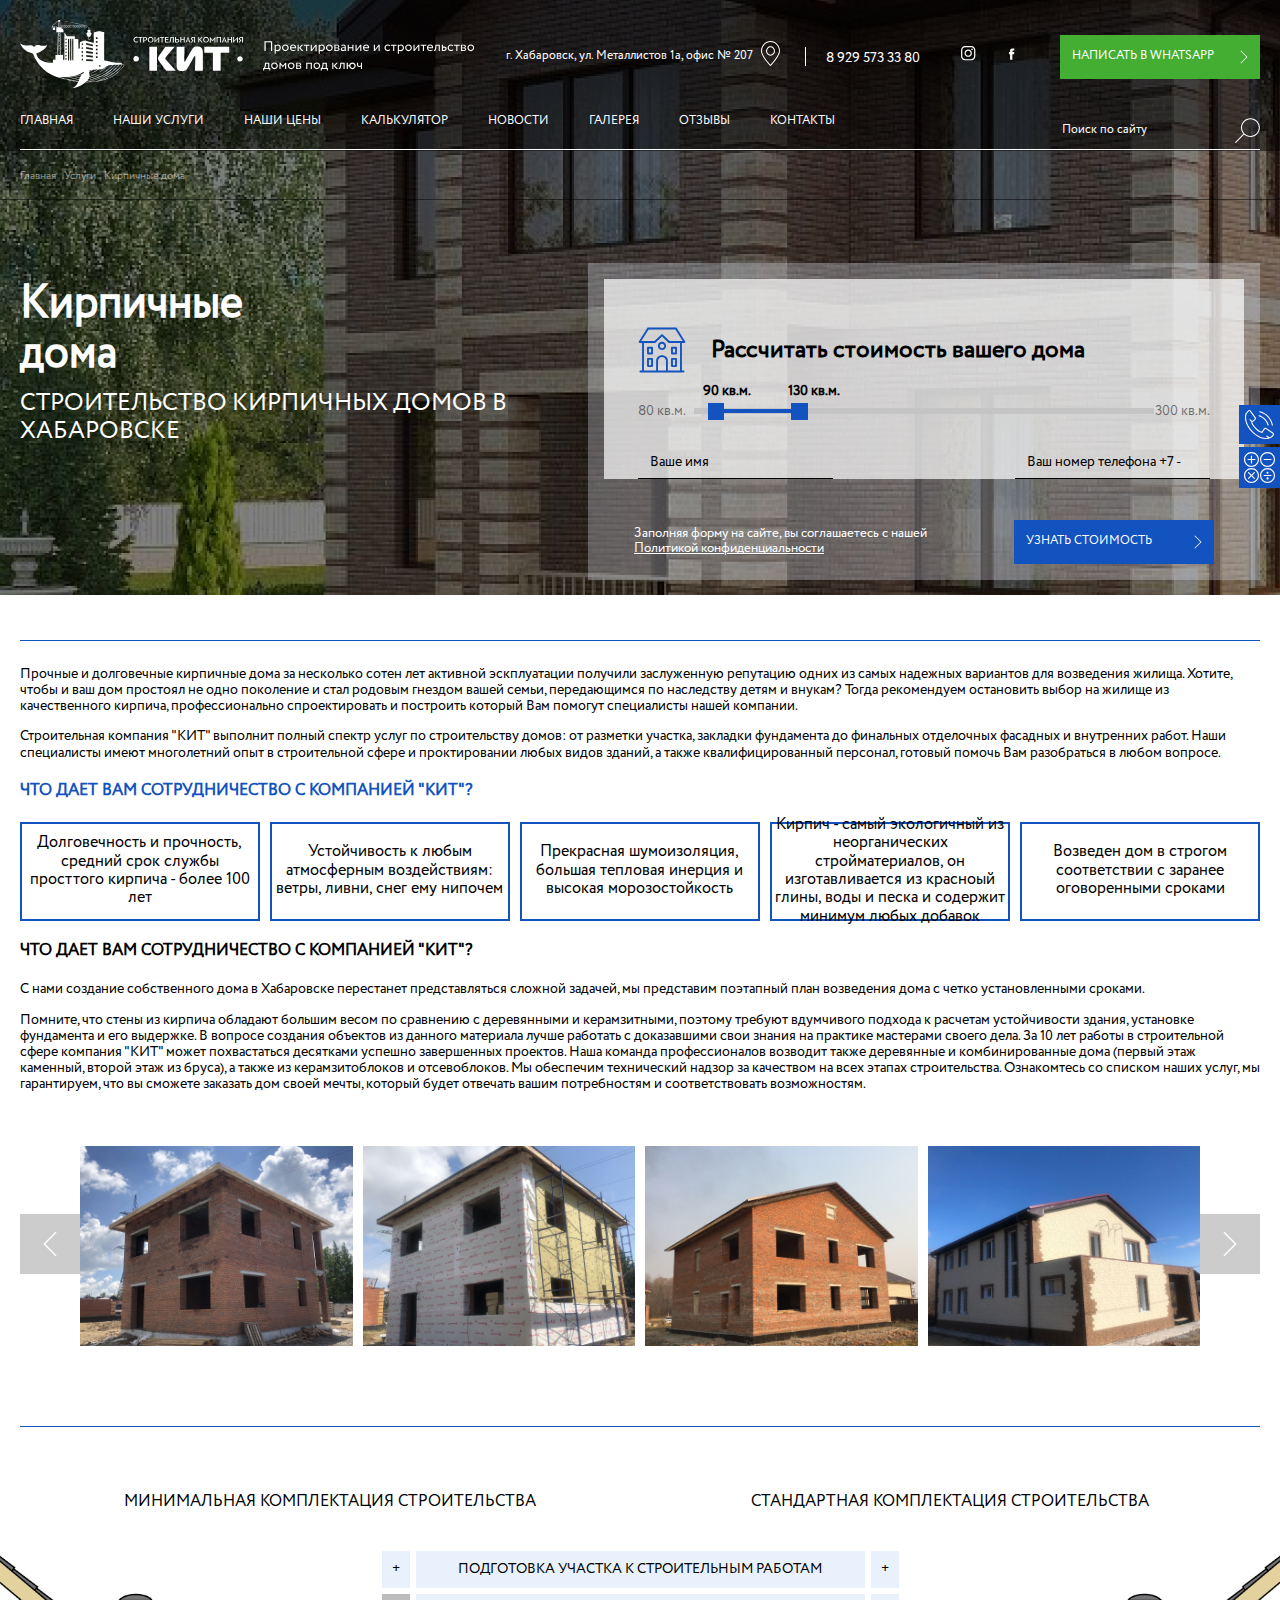
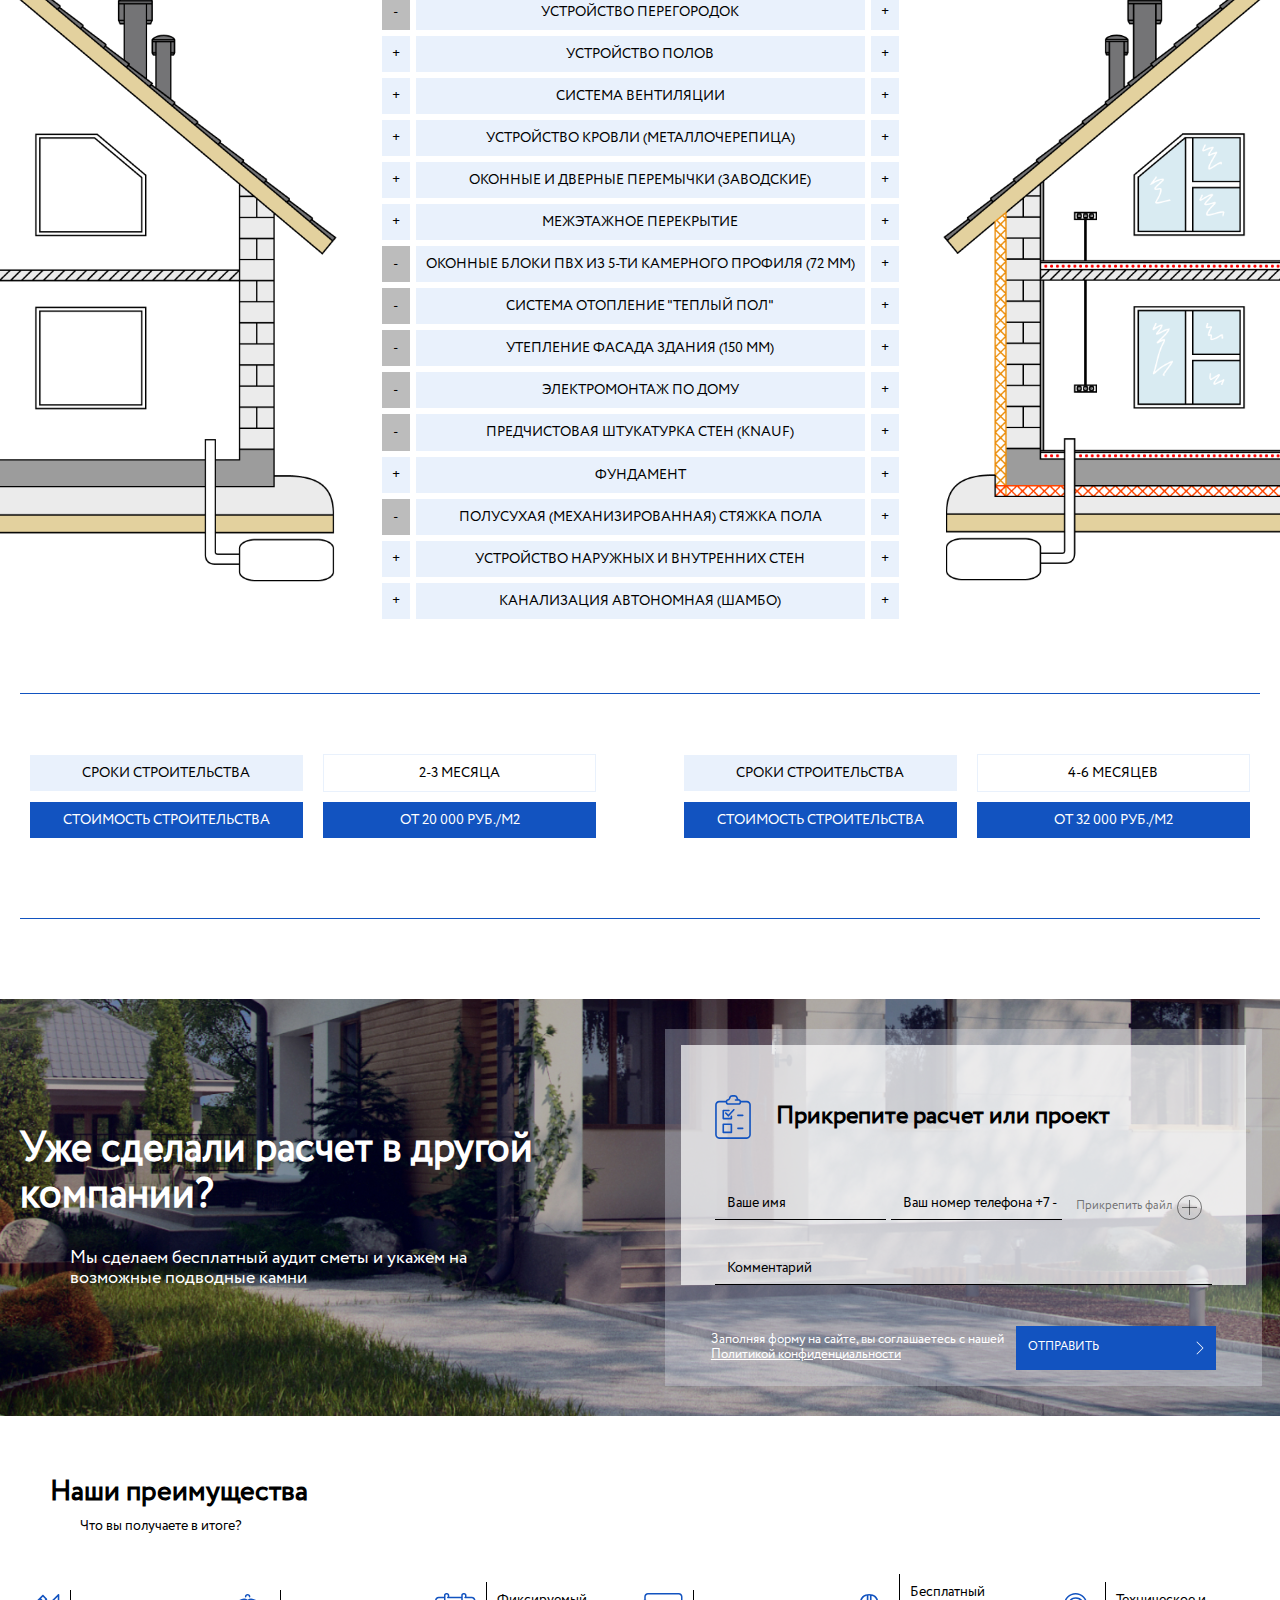
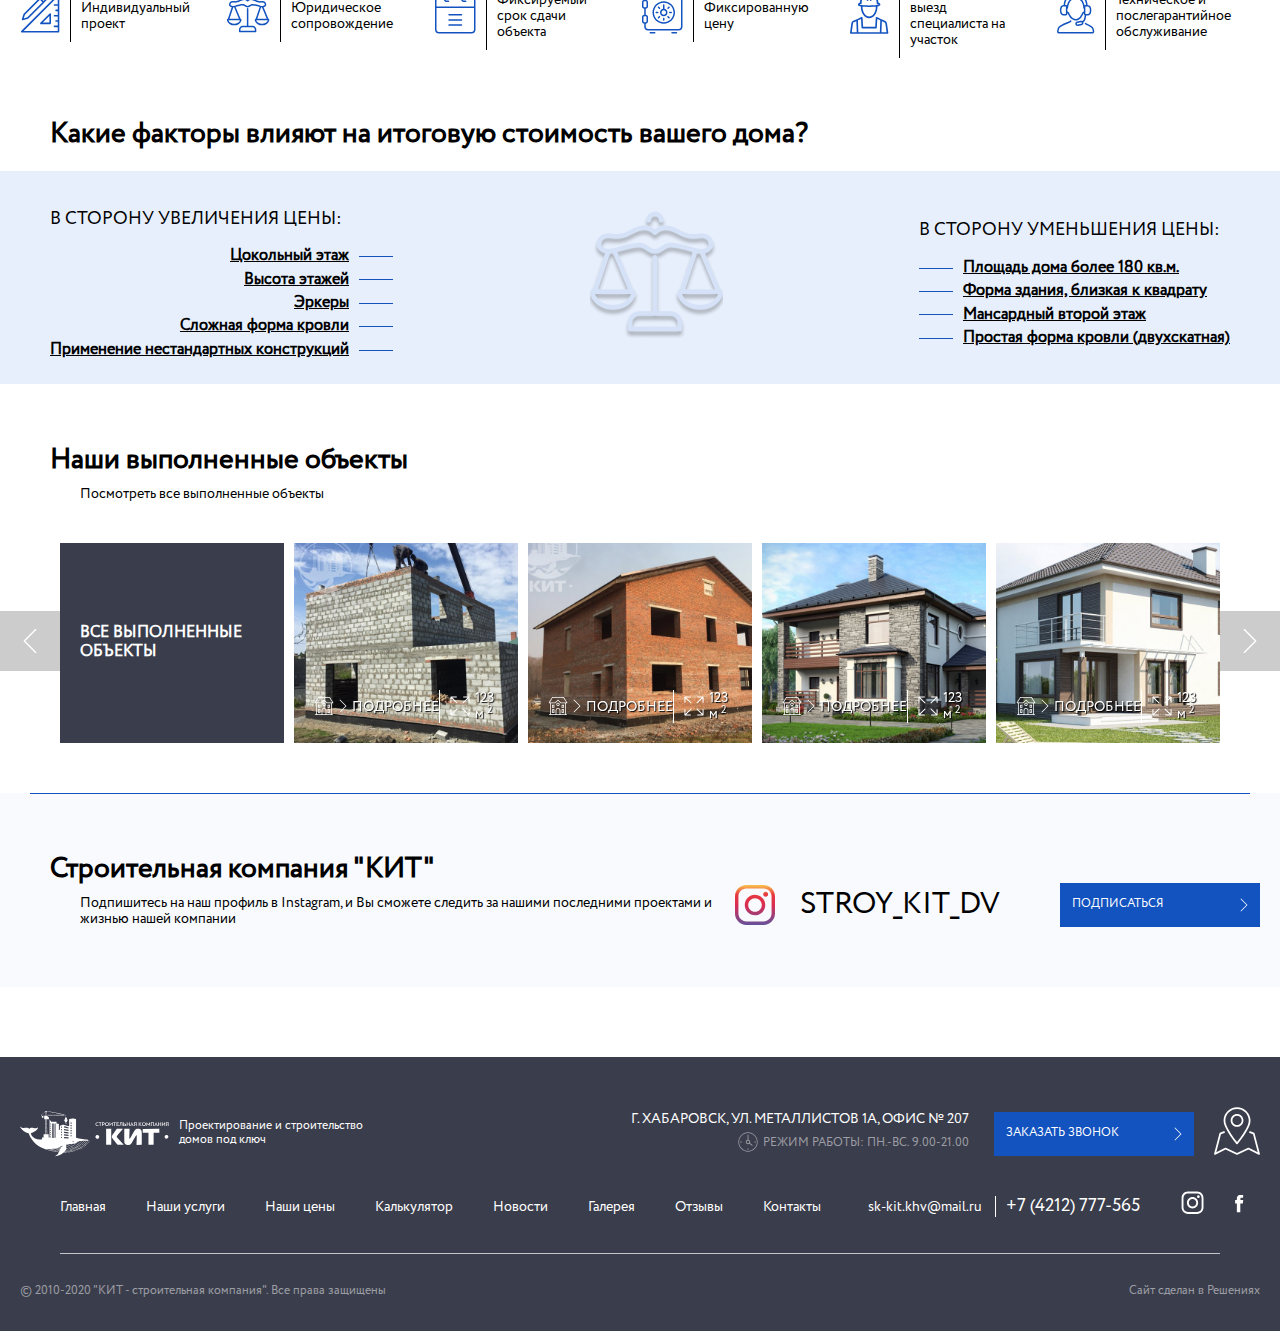
<file: services-more.html>
<!DOCTYPE html>
<html xmlns="http://www.w3.org/1999/xhtml" xml:lang="en-us" lang="en-us">
    <head>
        <meta charset="utf-8">
        <title>КИТ</title>
        <meta content="IE=edge" http-equiv="x-ua-compatible">
        <meta content="width=device-width, initial-scale=1" name="viewport">
        <link href="css/normalize.css" type="text/css" rel="stylesheet" />  
        <link href="css/jquery-ui-slider.css" type="text/css" rel="stylesheet" />  
        <link href="css/jquery.fancybox.min.css" type="text/css" rel="stylesheet" /> 
        <link href="css/slider-pro.min.css" type="text/css" rel="stylesheet" /> 
        <link href="css/lightslider.min.css" type="text/css" rel="stylesheet" /> 
        <link href="styles.css" type="text/css" rel="stylesheet" /> 
        <link href="template_styles.css" type="text/css" rel="stylesheet" /> 
    </head>
    <body>
        <div class="wrapper">
            <!--Intro-->
            <section class="section">
                <ul class="inside-menu">
                    <div class="inside-menu__item">
                        <a class="inside-menu__link">Проектирование</a>
                    </div>
                    <div class="inside-menu__item">
                        <a class="inside-menu__link">Малоэтажное строительство</a>
                        <ul>
                            <li><a href="">Кирпичные дома</a></li>
                            <li><a href="">Дома из отсевоблоков</a></li>
                            <li><a href="">Дома из керамзитоблоков</a></li>
                        </ul>
                    </div>
                    <div class="inside-menu__item">
                        <a class="inside-menu__link">Общестроительные работы</a>
                        <ul>
                            <li><a href="">Фундаментальные работы</a></li>
                            <li><a href="">Кровельные работы</a></li>
                            <li><a href="">Фасадные работы</a></li>
                            <li><a href="">Инженерные коммуникации, благоустройство</a></li>
                        </ul>
                    </div>
                    <div class="inside-menu__item">
                        <a class="inside-menu__link">Металлоконструкции</a>
                        <ul>
                            <li><a href="">Изготовление и монтаж металлоконструкций</a></li>
                            <li><a href="">Строительство складов, ангаров</a></li>
                            <li><a href="">Строительство торговых зданий и сооружений</a></li>
                            <li><a href="">Строительство промышленных зданий</a></li>
                            <li><a href="">Монтаж сэндвич-панелей</a></li>
                        </ul>
                    </div>
                    <div class="inside-menu__item">
                        <a class="inside-menu__link">Технический надзор</a>
                    </div>
                </ul>
                <div class="">
                    <header id="header" class="header header--changable">
                        <div class="header__top">
                            <a href="index.html" class="logo">
                                <img src="images/logo.svg" alt="Строительная компания 'КИТ'">
                            </a>
                            <div class="address">
                                <p>г. Хабаровск, ул. Металлистов 1а, офис № 207</p>
                                <a href=""><img src="images/map-icon.svg" alt=""></a>
                            </div>
                            <div class="phones">
                                <a href="tel:+79295733380">8 929 573 33 80</a>
                            </div>
                            <div class="socials">
                                <a href=""><img src="images/inst-icon.svg" alt="КИТ в Instagram"></a>
                                <a href=""><img src="images/fb-icon.svg" alt="КИТ на Facebook"></a>
                            </div>
                            <a href="" class="btn btn--green">
                                <span>Написать в WhatsApp</span>
                                <img src="images/arrow-right.svg" alt="Написать в WhatsApp">
                            </a>    
                        </div>
                        <div class="header__bottom">
                            <ul class="menu">
                                <li class="menu__item"><a href="index.html">Главная</a></li>
                                <li class="menu__item menu-show-elements"><a href="">Наши услуги</a></li>
                                <li class="menu__item"><a href="price.html">Наши цены</a></li>
                                <li class="menu__item"><a href="">Калькулятор</a></li>
                                <li class="menu__item"><a href="news.html">Новости</a></li>
                                <li class="menu__item"><a href="gallery.html">Галерея</a></li>
                                <li class="menu__item"><a href="reviews.html">Отзывы</a></li>
                                <li class="menu__item"><a href="contacts.html">Контакты</a></li>
                            </ul>

                            <a href="javascript:void(0);" class="hamburger-icon" data-fancybox data-src="#mobile-menu"><img src="images/mobile-menu-close.svg" alt="Меню"></a> 
                            <a href="tel:+74212777565" class="phone-icon"><img src="images/phone-icon.svg" alt="Меню"></a> 

                            <div class="search">
                                <input type="text" placeholder="Поиск по сайту">
                                <img src="images/search-icon.svg" alt="Поиск">
                            </div>
                        </div>
                    </header>

                    <div class="links">
                        <a href="index.html"><img src="images/arrow-back.svg" alt="Вернуться назад"><span>Вернуться на шаг назад</span></a>
                        <a href="javascript:void(0);" class="" data-fancybox data-src="#calculator"><img src="images/calculator-icon.svg" alt="Калькулятор"><span>Калькулятор</span></div>
                    </div>
                    

                    <div class="cookies cookies--light">
                        <ul>
                            <li><a href="index.html">Главная</a></li>
                            <li><a href="services.html">Услуги</a></li>
                            <li><a href="services-more.html">Кирпичные дома</a></li>
                        </ul>
                    </div>
                </div>
            </section>


            <section class="section content-zone">
                <div class="news-more__intro news-more__intro--services">
                    <div class="news-more__pic">
                        <img src="temp/services-more__pic.jpg" alt="" style="filter:brightness(50%);">
                    </div>
                    <div class="news-more__title">
                        <h2>Кирпичные<br>дома</h2>
                        <span>Строительство кирпичных домов в Хабаровске</span>
                    </div>

                    <form action="#" class="form calculator">
                        <div class="form__content">
                            <div class="form__title">
                                <img src="images/house-icon.svg" alt="Рассчитать стоимость">
                                <h3>Рассчитать стоимость вашего дома</h3>
                            </div>

                            <div class="range-slider">
                                <span>80 кв.м.</span>
                                <div id="polzunok"></div>
                                <span id="result-min" style="color: #000; font-weight:bold;"></span>
                                <span id="result-max" style="color: #000; font-weight:bold;"></span>
                                <span>300 кв.м.</span>
                            </div>
                            

                            <div class="form__fields">
                                <input type="text" placeholder="Ваше имя">
                                <input type="tel" placeholder="Ваш номер телефона +7 -">
                            </div>
                        </div>
                        <div class="form__bottom">
                            <p>Заполняя форму на сайте, вы соглашаетесь с нашей 
                                <a href="">Политикой конфиденциальности</a>
                            </p>
                            <a href="" class="btn">
                                <span>Узнать стоимость</span>
                                <img src="images/arrow-right.svg" alt="Написать в WhatsApp">
                            </a>
                        </div>
                    </form>
                </div>
                
                <div class="news-more__desc">
                    <div class="news-more__block">
                        <p>
                            Прочные и долговечные кирпичные дома за несколько сотен лет активной эскплуатации получили заслуженную репутацию одних из самых надежных вариантов для возведения жилища. Хотите, чтобы и ваш дом простоял не одно поколение и стал родовым гнездом вашей семьи, передающимся по наследству детям и внукам? Тогда рекомендуем остановить выбор на жилище из качественного кирпича, профессионально спроектировать и построить который Вам помогут специалисты нашей компании.
                        </p>
                        <p>
                            Строительная компания "КИТ" выполнит полный спектр услуг по строительству домов: от разметки участка, закладки фундамента до финальных отделочных фасадных и внутренних работ. Наши специалисты имеют многолетний опыт в строительной сфере и проктировании любых видов зданий, а также квалифицированный персонал, готовый помочь Вам разобраться в любом вопросе.
                        </p>
                    </div>

                    <h4 style="color: #1253C0; text-transform: uppercase;">Что дает вам сотрудничество с компанией "КИТ"?</h4>
                    <ul class="reasons" id="reasonsSlider">
                        <li>Долговечность и прочность, средний срок службы просттого кирпича - более 100 лет</li>
                        <li>Устойчивость к любым атмосферным воздействиям: ветры, ливни, снег ему нипочем</li>
                        <li>Прекрасная шумоизоляция, большая тепловая инерция и высокая морозостойкость</li>
                        <li>Кирпич - самый экологичный из неорганических стройматериалов, он изготавливается из красноый глины, воды и песка и содержит минимум любых добавок</li>
                        <li>Возведен дом в строгом соответствии с заранее оговоренными сроками</li>
                    </ul>

                    <h4 style=" text-transform: uppercase;">Что дает вам сотрудничество с компанией "КИТ"?</h4>
                    <p>С нами создание собственного дома в Хабаровске перестанет представляться сложной задачей, мы представим поэтапный план возведения дома с четко установленными сроками.</p>
                    <p>Помните, что стены из кирпича обладают большим весом по сравнению с деревянными и керамзитными, поэтому требуют вдумчивого подхода к расчетам устойчивости здания, установке фундамента и его выдержке. В вопросе создания объектов из данного материала лучше работать с доказавшими свои знания на практике мастерами своего дела. За 10 лет работы в строительной сфере компания "КИТ" может похвастаться десятками успешно завершенных проектов. Наша команда профессионалов возводит также деревянные и комбинированные дома (первый этаж каменный, второй этаж из бруса), а также из керамзитоблоков и отсевоблоков. Мы обеспечим технический надзор за качеством на всех этапах строительства. Ознакомтесь со списком наших услуг, мы гарантируем, что вы сможете заказать дом своей мечты, который будет отвечать вашим потребностям и соответствовать возможностям.</p>
                   
                    <div class="gallery-wrap gallery-wrap--inside">
                        <a href="javascript:void(0);" class="arrow arrow-left arrow-left-gallery-more"><img src="images/arrow-left-white.svg" alt="Назад"></a>
                        <div class="gallery gallery--inside" id="gallerySlideMore">
                            <div class="gallery__item" style="background:url('temp/slide-1.jpg');background-size:cover;"></div>
                            <div class="gallery__item" style="background:url('temp/slide-2.jpg');background-size:cover;"></div>
                            <div class="gallery__item" style="background:url('temp/slide-3.jpg');background-size:cover;"></div>
                            <div class="gallery__item" style="background:url('temp/slide-4.jpg');background-size:cover;"></div>
                            <div class="gallery__item" style="background:url('temp/slide-5.jpg');background-size:cover;"></div>
                            <div class="gallery__item" style="background:url('temp/slide-1.jpg');background-size:cover;"></div>
                            <div class="gallery__item" style="background:url('temp/slide-2.jpg');background-size:cover;"></div>
                            <div class="gallery__item" style="background:url('temp/slide-3.jpg');background-size:cover;"></div>
                            <div class="gallery__item" style="background:url('temp/slide-4.jpg');background-size:cover;"></div>
                        </div>
                        <a href="javascript:void(0);" class="arrow arrow-right arrow-right-gallery-more"><img src="images/arrow-right-white.svg" alt="Вперед"></a>
                    </div>
                </div>

                <div class="variation">
                    <!--Дестопная версия-->
                    <div class="variation--desktop">
                        <div class="variation__title">
                            <p>Минимальная комплектация строительства</p>
                            <p>Стандартная комплектация строительства</p>
                        </div>
                        <div class="variation__content">
                            <div class="variation__left"><img src="temp/house-left.png" alt="Минимум"></div>
                            <div class="variation__center">
                                <table>
                                    <tr>
                                        <td>+</td>
                                        <td>Подготовка участка к строительным работам</td>
                                        <td>+</td>
                                    </tr>
                                    <tr>
                                        <td class="none">-</td>
                                        <td>Устройство перегородок</td>
                                        <td>+</td>
                                    </tr>
                                    <tr>
                                        <td>+</td>
                                        <td>Устройство полов</td>
                                        <td>+</td>
                                    </tr>
                                    <tr>
                                        <td>+</td>
                                        <td>Система вентиляции</td>
                                        <td>+</td>
                                    </tr>
                                    <tr>
                                        <td>+</td>
                                        <td>Устройство кровли (металлочерепица)</td>
                                        <td>+</td>
                                    </tr>
                                    <tr>
                                        <td>+</td>
                                        <td>Оконные и дверные перемычки (заводские)</td>
                                        <td>+</td>
                                    </tr>
                                    <tr>
                                        <td>+</td>
                                        <td>Межэтажное перекрытие</td>
                                        <td>+</td>
                                    </tr>
                                    <tr>
                                        <td class="none">-</td>
                                        <td>Оконные блоки ПВХ из 5-ти камерного профиля (72 мм)</td>
                                        <td>+</td>
                                    </tr>
                                    <tr>
                                        <td class="none">-</td>
                                        <td>Система отопление "Теплый пол"</td>
                                        <td>+</td>
                                    </tr>
                                    <tr>
                                        <td class="none">-</td>
                                        <td>Утепление фасада здания (150 мм)</td>
                                        <td>+</td>
                                    </tr>
                                    <tr>
                                        <td class="none">-</td>
                                        <td>Электромонтаж по дому</td>
                                        <td>+</td>
                                    </tr>
                                    <tr>
                                        <td class="none">-</td>
                                        <td>Предчистовая штукатурка стен (KNAUF)</td>
                                        <td>+</td>
                                    </tr>
                                    <tr>
                                        <td>+</td>
                                        <td>Фундамент</td>
                                        <td>+</td>
                                    </tr>
                                    <tr>
                                        <td class="none">-</td>
                                        <td>Полусухая (механизированная) стяжка пола</td>
                                        <td>+</td>
                                    </tr>
                                    <tr>
                                        <td>+</td>
                                        <td>Устройство наружных и внутренних стен</td>
                                        <td>+</td>
                                    </tr>
                                    <tr>
                                        <td>+</td>
                                        <td>Канализация автономная (шамбо)</td>
                                        <td>+</td>
                                    </tr>
                                </table>
                            </div>
                            <div class="variation__right"><img src="temp/house-right.png" alt="Максимум"></div>
                        </div>
                        <div class="variation__price">
                            <div class="variation__price-left">
                                <div>
                                    <p style="background: rgba(231, 239, 252, 0.9);color: #000;">Сроки строительства</p>
                                    <p style="border:1px solid rgba(231, 239, 252, 0.9);background: none;color: #000;">2-3 месяца</p>
                                </div>
                                <div>
                                    <p>Стоимость строительства</p>
                                    <p>от 20 000 руб./м2</p>
                                </div>
                            </div>
                            <div class="variation__price-right">
                                <div>
                                    <p style="background: rgba(231, 239, 252, 0.9);color: #000;">Сроки строительства</p>
                                    <p style="border:1px solid rgba(231, 239, 252, 0.9); background: none;color: #000;">4-6 месяцев</p>
                                </div>
                                <div>
                                    <p>Стоимость строительства</p>
                                    <p>от 32 000 руб./м2</p>
                                </div>
                            </div>
                        </div>
                    </div>
                    <!--Мобильная версия-->
                    <div class="variation--mobile">
                        <ul class="variation__slider" id="variationSlider">
                            <li>
                                <div class="variation__title">
                                    <p>Стандартная комплектация строительства</p></div>
                                <div class="variation__price">
                                    <div class="variation__price-right">
                                        <div>
                                            <p style="background: rgba(231, 239, 252, 0.9);color: #000;">Сроки строительства</p>
                                            <p style="border:1px solid rgba(231, 239, 252, 0.9); background: none;color: #000;">4-6 месяцев</p>
                                        </div>
                                        <div>
                                            <p>Стоимость строительства</p>
                                            <p>от 32 000 руб./м2</p>
                                        </div>
                                    </div>
                                </div>
                                <div class="variation__change variation__change--left">
                                    <img src="images/arrow-back.svg" alt="Минимум">
                                    <span>Минимальная комплектация</span>
                                </div>

                                <div class="variation__pic"><img src="temp/house-right.png" alt="Стандарт"></div>

                                <div class="variation__center">
                                    <table>
                                        <tr>
                                            <td>+</td>
                                            <td>Подготовка участка к строительным работам</td>
                                        </tr>
                                        <tr>
                                            <td>+</td>
                                            <td>Устройство перегородок</td>
                                        </tr>
                                        <tr>
                                            <td>+</td>
                                            <td>Устройство полов</td>
                                        </tr>
                                        <tr>
                                            <td>+</td>
                                            <td>Система вентиляции</td>
                                        </tr>
                                        <tr>
                                            <td>+</td>
                                            <td>Устройство кровли (металлочерепица)</td>
                                        </tr>
                                        <tr>
                                            <td>+</td>
                                            <td>Оконные и дверные перемычки (заводские)</td>
                                        </tr>
                                        <tr>
                                            <td>+</td>
                                            <td>Межэтажное перекрытие</td>
                                        </tr>
                                        <tr>
                                            <td>+</td>
                                            <td>Оконные блоки ПВХ из 5-ти камерного профиля (72 мм)</td>
                                        </tr>
                                        <tr>
                                            <td>+</td>
                                            <td>Система отопление "Теплый пол"</td>
                                        </tr>
                                        <tr>
                                            <td>+</td>
                                            <td>Утепление фасада здания (150 мм)</td>
                                        </tr>
                                        <tr>
                                            <td>+</td>
                                            <td>Электромонтаж по дому</td>
                                        </tr>
                                        <tr>
                                            <td>+</td>
                                            <td>Предчистовая штукатурка стен (KNAUF)</td>
                                        </tr>
                                        <tr>
                                            <td>+</td>
                                            <td>Фундамент</td>
                                        </tr>
                                        <tr>
                                            <td>+</td>
                                            <td>Полусухая (механизированная) стяжка пола</td>
                                        </tr>
                                        <tr>
                                            <td>+</td>
                                            <td>Устройство наружных и внутренних стен</td>
                                        </tr>
                                        <tr>
                                            <td>+</td>
                                            <td>Канализация автономная (шамбо)</td>
                                        </tr>
                                    </table>
                                </div>
                              

                                <div class="variation__price">
                                    <div class="variation__price-right">
                                        <div>
                                            <p style="background: rgba(231, 239, 252, 0.9);color: #000;">Сроки строительства</p>
                                            <p style="border:1px solid rgba(231, 239, 252, 0.9); background: none;color: #000;">4-6 месяцев</p>
                                        </div>
                                        <div>
                                            <p>Стоимость строительства</p>
                                            <p>от 32 000 руб./м2</p>
                                        </div>
                                    </div>
                                </div>


                            </li>
                            <li>
                                <div class="variation__title">
                                    <p>Минимальная комплектация строительства</p></div>
                                <div class="variation__price">
                                    <div class="variation__price-left">
                                        <div>
                                            <p style="background: rgba(231, 239, 252, 0.9);color: #000;">Сроки строительства</p>
                                            <p style="border:1px solid rgba(231, 239, 252, 0.9);background: none;color: #000;">2-3 месяца</p>
                                        </div>
                                        <div>
                                            <p>Стоимость строительства</p>
                                            <p>от 20 000 руб./м2</p>
                                        </div>
                                    </div>
                                </div>
                                <div class="variation__change variation__change--right">
                                    <img src="images/arrow-left-black-news.svg" alt="Стандарт">
                                    <span>Стандартная комплектация</span>
                                </div>

                                <div class="variation__pic"><img src="temp/house-left.png" alt="Минимум"></div>

                                <div class="variation__center">
                                    <table>
                                        <tr>
                                            <td>+</td>
                                            <td>Подготовка участка к строительным работам</td>
                                            <td>+</td>
                                        </tr>
                                        <tr>
                                            <td class="none">-</td>
                                            <td>Устройство перегородок</td>
                                            <td>+</td>
                                        </tr>
                                        <tr>
                                            <td>+</td>
                                            <td>Устройство полов</td>
                                            <td>+</td>
                                        </tr>
                                        <tr>
                                            <td>+</td>
                                            <td>Система вентиляции</td>
                                            <td>+</td>
                                        </tr>
                                        <tr>
                                            <td>+</td>
                                            <td>Устройство кровли (металлочерепица)</td>
                                            <td>+</td>
                                        </tr>
                                        <tr>
                                            <td>+</td>
                                            <td>Оконные и дверные перемычки (заводские)</td>
                                            <td>+</td>
                                        </tr>
                                        <tr>
                                            <td>+</td>
                                            <td>Межэтажное перекрытие</td>
                                            <td>+</td>
                                        </tr>
                                        <tr>
                                            <td class="none">-</td>
                                            <td>Оконные блоки ПВХ из 5-ти камерного профиля (72 мм)</td>
                                            <td>+</td>
                                        </tr>
                                        <tr>
                                            <td class="none">-</td>
                                            <td>Система отопление "Теплый пол"</td>
                                            <td>+</td>
                                        </tr>
                                        <tr>
                                            <td class="none">-</td>
                                            <td>Утепление фасада здания (150 мм)</td>
                                            <td>+</td>
                                        </tr>
                                        <tr>
                                            <td class="none">-</td>
                                            <td>Электромонтаж по дому</td>
                                            <td>+</td>
                                        </tr>
                                        <tr>
                                            <td class="none">-</td>
                                            <td>Предчистовая штукатурка стен (KNAUF)</td>
                                            <td>+</td>
                                        </tr>
                                        <tr>
                                            <td>+</td>
                                            <td>Фундамент</td>
                                            <td>+</td>
                                        </tr>
                                        <tr>
                                            <td class="none">-</td>
                                            <td>Полусухая (механизированная) стяжка пола</td>
                                            <td>+</td>
                                        </tr>
                                        <tr>
                                            <td>+</td>
                                            <td>Устройство наружных и внутренних стен</td>
                                            <td>+</td>
                                        </tr>
                                        <tr>
                                            <td>+</td>
                                            <td>Канализация автономная (шамбо)</td>
                                            <td>+</td>
                                        </tr>
                                    </table>
                                </div>
                                

                                <div class="variation__price">
                                    <div class="variation__price-left">
                                        <div>
                                            <p style="background: rgba(231, 239, 252, 0.9);color: #000;">Сроки строительства</p>
                                            <p style="border:1px solid rgba(231, 239, 252, 0.9);background: none;color: #000;">2-3 месяца</p>
                                        </div>
                                        <div>
                                            <p>Стоимость строительства</p>
                                            <p>от 20 000 руб./м2</p>
                                        </div>
                                    </div>
                                </div>


                            </li>
                        </ul>

                    </div>

                </div>

            </section>

            <!--Уже сделали расчет?-->
            <section class="section section--made-calculate" style="background:url('temp/calculate-background.jpg');background-position:center center;background-size:cover;background-repeat:no-repeat;">
                <div class="calculate-condition">
                    <div class="calculate-condition__left">
                        <h2>Уже сделали расчет в другой компании?</h2>
                        <p>Мы сделаем бесплатный аудит сметы и укажем на возможные подводные камни</p>
                    </div>
                    <div class="calculate-condition__right">
                        <form action="#" class="form">
                            <div class="form__content">
                                <div class="form__title">
                                    <img src="images/list-icon.svg" alt="Прикрепите расчет или проект">
                                    <h3>Прикрепите расчет или проект</h3>
                                </div>
    
                                <div class="form__fields">
                                    <input type="text" placeholder="Ваше имя">
                                    <input type="tel" placeholder="Ваш номер телефона +7 -">
                                    <div class="form-group">
                                        <input type="file" name="file" id="file" class="input-file">
                                        <label for="file" class="btn-tertiary js-labelFile">
                                            <span class="js-fileName">Прикрепить файл</span>
                                            <img src="images/add-file-icon.svg" alt="Загрузить файл">
                                        </label>
                                    </div>  
                                </div>
                                <div class="form__fields">
                                    <input type="text" placeholder="Комментарий" class="full">
                                </div>
                            </div>
                            <div class="form__bottom">
                                <p>Заполняя форму на сайте, вы соглашаетесь с нашей 
                                    <a href="">Политикой конфиденциальности</a>
                                </p>
                                <a href="" class="btn">
                                    <span>Отправить</span>
                                    <img src="images/arrow-right.svg" alt="Отправить">
                                </a>
                            </div>
                        </form>
                    </div>
                </div>
            </section>

            <!--Наши преимущества-->
            <section class="section">
                <h2 class="section-title">Наши преимущества</h2>
                <p>Что вы получаете в итоге?</p>
                <div class="advantages">
                    <div class="advantages__item">
                        <div class="advantages__icon">
                            <img src="images/advantages-icon-1.svg" alt="Индивидуальный проект">
                        </div>
                        <span>Индивидуальный проект</span>
                    </div>
                    <div class="advantages__item">
                        <div class="advantages__icon">
                            <img src="images/advantages-icon-2.svg" alt="Юридическое сопровождение">
                        </div>
                        <span>Юридическое сопровождение</span>
                    </div>
                    <div class="advantages__item">
                        <div class="advantages__icon">
                            <img src="images/advantages-icon-3.svg" alt="Фиксируемый срок сдачи объекта">
                        </div>
                        <span>Фиксируемый срок сдачи объекта</span>
                    </div>
                    <div class="advantages__item">
                        <div class="advantages__icon">
                            <img src="images/advantages-icon-4.svg" alt="Фиксированную цену">
                        </div>
                        <span>Фиксированную цену</span>
                    </div>
                    <div class="advantages__item">
                        <div class="advantages__icon">
                            <img src="images/advantages-icon-5.svg" alt="Бесплатный выезд специалиста на участок">
                        </div>
                        <span>Бесплатный выезд специалиста на участок</span>
                    </div>
                    <div class="advantages__item">
                        <div class="advantages__icon">
                            <img src="images/advantages-icon-6.svg" alt="Техническое и послегарантийное обслуживание">
                        </div>
                        <span>Техническое и послегарантийное обслуживание</span>
                    </div>
                </div>
            </section>

            <!--Факторы-->
            <section class="section">
                <!--Десктопная версия-->
                <div class="factos--desktop">
                    <h2 class="section-title">Какие факторы влияют на итоговую стоимость вашего дома?</h2>
                    <div class="factos">
                        <div class="factos__left">
                            <p>В сторону увеличения цены:</p>
                            <ul>
                                <li>Цокольный этаж</li>
                                <li>Высота этажей</li>
                                <li>Эркеры</li>
                                <li>Сложная форма кровли</li>
                                <li>Применение нестандартных конструкций</li>
                            </ul>
                        </div>
                        <div class="factions__center"><img src="images/scales.png" alt="Весы"></div>
                        <div class="factos__right">
                            <p>В сторону уменьшения цены:</p>
                            <ul>
                                <li>Площадь дома более 180 кв.м.</li>
                                <li>Форма здания, близкая к квадрату</li>
                                <li>Мансардный второй этаж</li>
                                <li>Простая форма кровли (двухскатная)</li>
                            </ul>
                        </div>
                    </div>
                </div>
                <!--Мобильная версия-->
                <div class="factos--mobile">
                    <div class="factos">
                        <h2 class="section-title">
                            <img src="images/scales-icon.svg" alt="Факторы">
                            Какие факторы влияют на итоговую стоимость вашего дома?
                        </h2>
                        <ul class="factos__list">
                            <li class="factos__item">
                                <img src="images/arrow-down.svg" alt="Вниз">
                                <span>В сторону увеличения цены:</span>
                                <div class="factos__wrap">
                                    <ul>
                                        <li>Цокольный этаж</li>
                                        <li>Высота этажей</li>
                                        <li>Эркеры</li>
                                        <li>Сложная форма кровли</li>
                                        <li>Применение нестандартных конструкций</li>
                                    </ul>
                                </div>
                            </li>
                            <li class="factos__item">
                                <img src="images/arrow-down.svg" alt="Вниз">
                                <span>В сторону уменьшения цены:</span>
                                <div class="factos__wrap">
                                    <ul>
                                        <li>Площадь дома более 180 кв.м.</li>
                                        <li>Форма здания, близкая к квадрату</li>
                                        <li>Мансардный второй этаж</li>
                                        <li>Простая форма кровли (двухскатная)</li>
                                    </ul>
                                </div>
                            </li>
                        </ul>
                    </div>
                    
                </div>
                
            </section>

            <!--Наши выполненные объекты-->
            <section class="section section--mobile-hidden" style="margin-bottom: 50px;">
                <h2 class="section-title">Наши выполненные объекты</h2>
                <p><a href="gallery.html">Посмотреть все выполненные объекты</a></p>
                <div class="gallery-wrap">
                    <a href="javascript:void(0);" class="arrow arrow-left arrow-left-gallery"><img src="images/arrow-left-white.svg" alt="Назад"></a>
                    <div class="gallery" id="gallerySlide">
                        <div class="gallery__item all-objects">
                            <h4>Все выполненные объекты</h4>
                        </div>
                        <div class="gallery__item" style="background:url('temp/project-pic-1.jpg');background-size:cover;">
                            <div class="gallery__desc">
                                <div class="gallery__left">
                                    <div class="gallery__icon"></div>
                                    <a href="gallery-more.html">
                                        <img src="images/arrow-right.svg" alt="Подробнее">
                                        <span>Подробнее</span>
                                    </a>
                                </div>
                                <div class="gallery__right">
                                    <img src="images/square-icon.svg" alt="Площадь">
                                    <span>123 м <sup>2</sup></span>
                                </div>
                            </div>
                            <!--Скрытая часть-->
                            <div class="gallery__hidden-info">
                                <h4>Дом Ломоносова</h4>
                                <div class="gallery__hidden-desc">
                                    <div class="gallery__hidden-details">
                                        <div>
                                            <img src="images/square-icon-color.svg" alt="Площадь">
                                            <span>123 м <sup>2</sup></span>
                                        </div>
                                        <div>
                                            <img src="images/floor-icon.svg" alt="Этажность">
                                            <span>2 этажа</span>
                                        </div>
                                    </div>
                                    <hr color="#000">
                                    <div class="gallery__left">
                                        <div class="gallery__icon"></div>
                                        <a href="gallery-more.html">
                                            <img src="images/arrow-right-black.svg" alt="Подробнее">
                                            <span>Подробнее</span>
                                        </a>
                                    </div>
                                </div>
                                
                            </div>
                        </div>
                        <div class="gallery__item" style="background:url('temp/project-pic-2.jpg');background-size:cover;">
                            <div class="gallery__desc">
                                <div class="gallery__left">
                                    <div class="gallery__icon"></div>
                                    <a href="gallery-more.html">
                                        <img src="images/arrow-right.svg" alt="Подробнее">
                                        <span>Подробнее</span>
                                    </a>
                                </div>
                                <div class="gallery__right">
                                    <img src="images/square-icon.svg" alt="Площадь">
                                    <span>123 м <sup>2</sup></span>
                                </div>
                            </div>
                            <!--Скрытая часть-->
                            <div class="gallery__hidden-info">
                                <h4>Дом Ломоносова</h4>
                                <div class="gallery__hidden-desc">
                                    <div class="gallery__hidden-details">
                                        <div>
                                            <img src="images/square-icon-color.svg" alt="Площадь">
                                            <span>123 м <sup>2</sup></span>
                                        </div>
                                        <div>
                                            <img src="images/floor-icon.svg" alt="Этажность">
                                            <span>2 этажа</span>
                                        </div>
                                    </div>
                                    <hr color="#000">
                                    <div class="gallery__left">
                                        <div class="gallery__icon"></div>
                                        <a href="gallery-more.html">
                                            <img src="images/arrow-right-black.svg" alt="Подробнее">
                                            <span>Подробнее</span>
                                        </a>
                                    </div>
                                </div>
                            </div>
                        </div>
                        <div class="gallery__item" style="background:url('temp/project-pic-3.jpg');background-size:cover;">
                            <div class="gallery__desc">
                                <div class="gallery__left">
                                    <div class="gallery__icon"></div>
                                    <a href="gallery-more.html">
                                        <img src="images/arrow-right.svg" alt="Подробнее">
                                        <span>Подробнее</span>
                                    </a>
                                </div>
                                <div class="gallery__right">
                                    <img src="images/square-icon.svg" alt="Площадь">
                                    <span>123 м <sup>2</sup></span>
                                </div>
                            </div>
                            <!--Скрытая часть-->
                            <div class="gallery__hidden-info">
                                <h4>Дом Ломоносова</h4>
                                <div class="gallery__hidden-desc">
                                    <div class="gallery__hidden-details">
                                        <div>
                                            <img src="images/square-icon-color.svg" alt="Площадь">
                                            <span>123 м <sup>2</sup></span>
                                        </div>
                                        <div>
                                            <img src="images/floor-icon.svg" alt="Этажность">
                                            <span>2 этажа</span>
                                        </div>
                                    </div>
                                    <hr color="#000">
                                    <div class="gallery__left">
                                        <div class="gallery__icon"></div>
                                        <a href="gallery-more.html">
                                            <img src="images/arrow-right-black.svg" alt="Подробнее">
                                            <span>Подробнее</span>
                                        </a>
                                    </div>
                                </div>
                            </div>
                        </div>
                        <div class="gallery__item" style="background:url('temp/project-pic-4.jpg');background-size:cover;">
                            <div class="gallery__desc">
                                <div class="gallery__left">
                                    <div class="gallery__icon"></div>
                                    <a href="gallery-more.html">
                                        <img src="images/arrow-right.svg" alt="Подробнее">
                                        <span>Подробнее</span>
                                    </a>
                                </div>
                                <div class="gallery__right">
                                    <img src="images/square-icon.svg" alt="Площадь">
                                    <span>123 м <sup>2</sup></span>
                                </div>
                            </div>
                            <!--Скрытая часть-->
                            <div class="gallery__hidden-info">
                                <h4>Дом Ломоносова</h4>
                                <div class="gallery__hidden-desc">
                                    <div class="gallery__hidden-details">
                                        <div>
                                            <img src="images/square-icon-color.svg" alt="Площадь">
                                            <span>123 м <sup>2</sup></span>
                                        </div>
                                        <div>
                                            <img src="images/floor-icon.svg" alt="Этажность">
                                            <span>2 этажа</span>
                                        </div>
                                    </div>
                                    <hr color="#000">
                                    <div class="gallery__left">
                                        <div class="gallery__icon"></div>
                                        <a href="gallery-more.html">
                                            <img src="images/arrow-right-black.svg" alt="Подробнее">
                                            <span>Подробнее</span>
                                        </a>
                                    </div>
                                </div>
                            </div>
                        </div>
                        <div class="gallery__item" style="background:url('temp/project-pic-3.jpg');background-size:cover;">
                            <div class="gallery__desc">
                                <div class="gallery__left">
                                    <div class="gallery__icon"></div>
                                    <a href="gallery-more.html">
                                        <img src="images/arrow-right.svg" alt="Подробнее">
                                        <span>Подробнее</span>
                                    </a>
                                </div>
                                <div class="gallery__right">
                                    <img src="images/square-icon.svg" alt="Площадь">
                                    <span>123 м <sup>2</sup></span>
                                </div>
                            </div>
                            <!--Скрытая часть-->
                            <div class="gallery__hidden-info">
                                <h4>Дом Ломоносова</h4>
                                <div class="gallery__hidden-desc">
                                    <div class="gallery__hidden-details">
                                        <div>
                                            <img src="images/square-icon-color.svg" alt="Площадь">
                                            <span>123 м <sup>2</sup></span>
                                        </div>
                                        <div>
                                            <img src="images/floor-icon.svg" alt="Этажность">
                                            <span>2 этажа</span>
                                        </div>
                                    </div>
                                    <hr color="#000">
                                    <div class="gallery__left">
                                        <div class="gallery__icon"></div>
                                        <a href="gallery-more.html">
                                            <img src="images/arrow-right-black.svg" alt="Подробнее">
                                            <span>Подробнее</span>
                                        </a>
                                    </div>
                                </div>
                            </div>
                        </div>
                        <div class="gallery__item" style="background:url('temp/project-pic-5.jpg');background-size:cover;">
                            <div class="gallery__desc">
                                <div class="gallery__left">
                                    <div class="gallery__icon"></div>
                                    <a href="gallery-more.html">
                                        <img src="images/arrow-right.svg" alt="Подробнее">
                                        <span>Подробнее</span>
                                    </a>
                                </div>
                                <div class="gallery__right">
                                    <img src="images/square-icon.svg" alt="Площадь">
                                    <span>123 м <sup>2</sup></span>
                                </div>
                            </div>
                            <!--Скрытая часть-->
                            <div class="gallery__hidden-info">
                                <h4>Дом Ломоносова</h4>
                                <div class="gallery__hidden-desc">
                                    <div class="gallery__hidden-details">
                                        <div>
                                            <img src="images/square-icon-color.svg" alt="Площадь">
                                            <span>123 м <sup>2</sup></span>
                                        </div>
                                        <div>
                                            <img src="images/floor-icon.svg" alt="Этажность">
                                            <span>2 этажа</span>
                                        </div>
                                    </div>
                                    <hr color="#000">
                                    <div class="gallery__left">
                                        <div class="gallery__icon"></div>
                                        <a href="gallery-more.html">
                                            <img src="images/arrow-right-black.svg" alt="Подробнее">
                                            <span>Подробнее</span>
                                        </a>
                                    </div>
                                </div>
                            </div>
                        </div>
                        <div class="gallery__item" style="background:url('temp/project-pic-6.jpg');background-size:cover;">
                            <div class="gallery__desc">
                                <div class="gallery__left">
                                    <div class="gallery__icon"></div>
                                    <a href="gallery-more.html">
                                        <img src="images/arrow-right.svg" alt="Подробнее">
                                        <span>Подробнее</span>
                                    </a>
                                </div>
                                <div class="gallery__right">
                                    <img src="images/square-icon.svg" alt="Площадь">
                                    <span>123 м <sup>2</sup></span>
                                </div>
                            </div>
                            <!--Скрытая часть-->
                            <div class="gallery__hidden-info">
                                <h4>Дом Ломоносова</h4>
                                <div class="gallery__hidden-desc">
                                    <div class="gallery__hidden-details">
                                        <div>
                                            <img src="images/square-icon-color.svg" alt="Площадь">
                                            <span>123 м <sup>2</sup></span>
                                        </div>
                                        <div>
                                            <img src="images/floor-icon.svg" alt="Этажность">
                                            <span>2 этажа</span>
                                        </div>
                                    </div>
                                    <hr color="#000">
                                    <div class="gallery__left">
                                        <div class="gallery__icon"></div>
                                        <a href="gallery-more.html">
                                            <img src="images/arrow-right-black.svg" alt="Подробнее">
                                            <span>Подробнее</span>
                                        </a>
                                    </div>
                                </div>
                            </div>
                        </div>
                        <div class="gallery__item" style="background:url('temp/project-pic-1.jpg');background-size:cover;">
                            <div class="gallery__desc">
                                <div class="gallery__left">
                                    <div class="gallery__icon"></div>
                                    <a href="gallery-more.html">
                                        <img src="images/arrow-right.svg" alt="Подробнее">
                                        <span>Подробнее</span>
                                    </a>
                                </div>
                                <div class="gallery__right">
                                    <img src="images/square-icon.svg" alt="Площадь">
                                    <span>123 м <sup>2</sup></span>
                                </div>
                            </div>
                            <!--Скрытая часть-->
                            <div class="gallery__hidden-info">
                                <h4>Дом Ломоносова</h4>
                                <div class="gallery__hidden-desc">
                                    <div class="gallery__hidden-details">
                                        <div>
                                            <img src="images/square-icon-color.svg" alt="Площадь">
                                            <span>123 м <sup>2</sup></span>
                                        </div>
                                        <div>
                                            <img src="images/floor-icon.svg" alt="Этажность">
                                            <span>2 этажа</span>
                                        </div>
                                    </div>
                                    <hr color="#000">
                                    <div class="gallery__left">
                                        <div class="gallery__icon"></div>
                                        <a href="gallery-more.html">
                                            <img src="images/arrow-right-black.svg" alt="Подробнее">
                                            <span>Подробнее</span>
                                        </a>
                                    </div>
                                </div>
                            </div>
                        </div>
                        <div class="gallery__item" style="background:url('temp/project-pic-5.jpg');background-size:cover;">
                            <div class="gallery__desc">
                                <div class="gallery__left">
                                    <div class="gallery__icon"></div>
                                    <a href="gallery-more.html">
                                        <img src="images/arrow-right.svg" alt="Подробнее">
                                        <span>Подробнее</span>
                                    </a>
                                </div>
                                <div class="gallery__right">
                                    <img src="images/square-icon.svg" alt="Площадь">
                                    <span>123 м <sup>2</sup></span>
                                </div>
                            </div>
                            <!--Скрытая часть-->
                            <div class="gallery__hidden-info">
                                <h4>Дом Ломоносова</h4>
                                <div class="gallery__hidden-desc">
                                    <div class="gallery__hidden-details">
                                        <div>
                                            <img src="images/square-icon-color.svg" alt="Площадь">
                                            <span>123 м <sup>2</sup></span>
                                        </div>
                                        <div>
                                            <img src="images/floor-icon.svg" alt="Этажность">
                                            <span>2 этажа</span>
                                        </div>
                                    </div>
                                    <hr color="#000">
                                    <div class="gallery__left">
                                        <div class="gallery__icon"></div>
                                        <a href="gallery-more.html">
                                            <img src="images/arrow-right-black.svg" alt="Подробнее">
                                            <span>Подробнее</span>
                                        </a>
                                    </div>
                                </div>
                            </div>
                        </div>
                    </div>
                    <a href="javascript:void(0);" class="arrow arrow-right arrow-right-gallery"><img src="images/arrow-right-white.svg" alt="Вперед"></a>
                </div>
                
            </section>

            <!--Instagram-->
            <section class="section section--instagram section--instagram-inside">
                <div>
                    <h2 class="section-title">Строительная компания "КИТ"</h2>
                    <p>Подпишитесь на наш профиль в Instagram, и Вы сможете следить 
                        за нашими последними проектами и жизнью нашей компании</p>
                </div>
                <div>
                    <div class="instagram">
                        <img src="images/inst-icon-color.svg" alt="Instagram">
                        <span>stroy_kit_dv</span>
                    </div>
                    <a href="" class="btn">
                        <span>Подписаться</span>
                        <img src="images/arrow-right.svg" alt="Подписаться">
                    </a>
                </div>
            </section>

                      
            <footer id="footer" class="footer">
                <div class="footer__top">
                    <a href="index.html" class="logo">
                        <img src="images/logo-footer.svg" alt="КИТ">
                    </a>
                    <div class="address">
                        <p>г. Хабаровск, ул. Металлистов 1а, офис № 207</p>
                        <p>Режим работы: Пн.-Вс. 9.00-21.00</p>
                    </div>
                    <a href="" class="btn">
                        <span>Заказать звонок</span>
                        <img src="images/arrow-right.svg" alt="Написать в WhatsApp">
                    </a>
                    <a href=""><img src="images/map-full-icon.svg" alt=""></a>
                </div>
                <div class="footer__middle">
                    <nav class="menu">
                        <a href="index.html">Главная</a>
                        <a href="services.html">Наши услуги</a>
                        <a href="price.html">Наши цены</a>
                        <a href="">Калькулятор</a>
                        <a href="news.html">Новости</a>
                        <a href="gallery.html">Галерея</a>
                        <a href="reviews.html">Отзывы</a>
                        <a href="contacts.html">Контакты</a>
                    </nav>
                    <a class="mail" href="mailto:sk-kit-khv@mail.ru">sk-kit.khv@mail.ru</a>
                    <a class="phone" href="tel:+74212777565">+7 (4212) 777-565</a>
                    <div class="socials">
                        <ul>
                            <li><a href="http://instagram.ru"><img src="images/inst-icon.svg" alt="Instagram"></a></li>
                            <li><a href="http://facebok.com"><img src="images/fb-icon.svg" alt="Facebook"></a></li>
                        </ul>
                    </div>
                </div>
                <div class="footer__bottom">
                    <p>&copy; 2010-2020 "КИТ - строительная компания". Все права защищены</p>
                    <p>Сайт сделан в <a href="https://r-pl.ru/">Решениях</a></p>
                </div>
            </footer>

            <div class="sticky-icons sticky-icons--inside">
                <div class="sticky-icons__link sticky-icons__link--call" data-fancybox data-src="#order-call"><img src="images/phone-icon.svg" alt=""></div>
                <div class="sticky-icons__link sticky-icons__link--calculate" data-fancybox data-src="#calculator"><img src="images/calculator-icon.svg" alt=""></div>
            </div>

            <!--Мобильное меню-->
            <div class="modal-window mobile-menu" id="mobile-menu">
                <a href="index.html" class="logo">
                    <img src="images/logo.svg" alt="Строительная компания 'КИТ'">
                </a>
                <a href="" class="btn btn--green">
                    <span>Написать в WhatsApp</span>
                    <img src="images/arrow-right.svg" alt="Написать в WhatsApp">
                </a> 
                <ul>
                    <li><a href="index.html">Главная</a></li>
                    <li><a href="services.html">Наши услуги</a></li>
                    <li><a href="price.html">Наши цены</a></li>
                    <li><a href="">Калькулятор</a></li>
                    <li><a href="news.html">Новости</a></li>
                    <li><a href="gallery.html">Галерея</a></li>
                    <li><a href="reviews.html">Отзывы</a></li>
                    <li><a href="contacts.html">Контакты</a></li>
                </ul>
                <div class="address">
                    <p>г. Хабаровск, <br class="address__new-line">ул. Металлистов 1а, офис № 207</p>
                </div>
                <div class="socials">
                    <a href=""><img src="images/inst-icon.svg" alt="КИТ в Instagram"></a>
                    <a href=""><img src="images/fb-icon.svg" alt="КИТ на Facebook"></a>
                    <a href="tel:+89295733380">8 929 573 33 80</a>
                </div>
                <a class="mail" href="mailto:sk-kit-khv@mail.ru">sk-kit.khv@mail.ru</a>

            </div>
           
            <!--Заказать звонок-->
            <div class="modal-window order-call" id="order-call">
                <form action="#" class="form">
                    <div class="form__content">
                        <div class="form__title">
                            <h3>Задайте нам вопрос или оставьте заявку</h3>
                        </div>

                        <div class="form__fields">
                            <input type="text" placeholder="Ваше имя">
                            <input type="tel" placeholder="Ваш номер телефона +7 -"> 
                        </div>
                        <div class="form__fields">
                            <input type="text" placeholder="Комментарий" class="full">
                        </div>
                    </div>
                    <div class="form__bottom">
                        <a href="" class="btn">
                            <span>Отправить</span>
                            <img src="images/arrow-right.svg" alt="Отправить">
                        </a>
                        <p>Заполняя форму на сайте, вы соглашаетесь с нашей 
                            <a href="">Политикой конфиденциальности</a>
                        </p>
                    </div>
                </form>
            </div>

            <!--Рассчитать стоимость-->
            <div class="modal-window form-calculator" id="calculator">
                    <img src="images/form-background.png" alt="Фон" class="form__background">
                    <form action="" class="form-calc">
                        <div class="form__title">
                            <h3>Получить расчет от наших специалистов</h3>
                        </div> 
                        <div class="slider-pro form__slider" id="calculateSlider">
                            <ul class="sp-slides">
                                <li class="sp-slide">
                                    <p>Полезная площадь (площадь всех внутренних помещений)</p>
                                    <h4>Шаг 1</h4>
                                    <div class="form__wrap">
                                        <div>
                                            <input class="custom-radio" name="square" type="radio" id="square-80" value="80">
                                            <label for="square-80">80 кв.м.</label>
                                        </div>
                                        <div>
                                            <input class="custom-radio" name="square" type="radio" id="square-100" value="100">
                                            <label for="square-100">100 кв.м.</label>
                                        </div>
                                        <div>
                                            <input class="custom-radio" name="square" type="radio" id="square-150" value="150">
                                            <label for="square-150">150 кв.м.</label>
                                        </div>
                                        <div>
                                            <input class="custom-radio" name="square" type="radio" id="square-200" value="200">
                                            <label for="square-200">200 кв.м.</label>
                                        </div>
                                        <div>
                                            <input class="custom-radio" name="square" type="radio" id="square-250" value="250">
                                            <label for="square-250">250 кв.м.</label>
                                        </div> 
                                        <div>
                                            <input class="custom-radio" name="square" type="radio" id="square-300" value="300">
                                            <label for="square-300">300 кв.м.</label>
                                        </div>                              
                                    </div>
                                </li>
                                <li class="sp-slide">
                                    <p>Количество этажей</p>
                                    <h4>Шаг 2</h4>
                                    <div class="form__wrap form__wrap--straight">
                                        <img src="images/form-house-icon.svg" alt="Иконка">
                                        <div>
                                            <input class="custom-radio" name="floors" type="radio" id="floors-1" value="1">
                                            <label for="floors-1">Одноэтажный дом</label>
                                        </div>
                                        <div>
                                            <input class="custom-radio" name="floors" type="radio" id="floors-12" value="12">
                                            <label for="floors-12">Один этаж с мансардой</label>
                                        </div>
                                        <div>
                                            <input class="custom-radio" name="floors" type="radio" id="floors-2" value="2">
                                            <label for="floors-2">Двухэтажный дом</label>
                                        </div>                           
                                    </div>
                                </li>
                                <li class="sp-slide">
                                    <p>Материал стен</p>
                                    <h4>Шаг 3</h4>
                                    <div class="form__wrap mobile-straight">
                                        <div>
                                            <input class="custom-radio" name="material" type="radio" id="material-1" value="Кирпич">
                                            <label for="material-1">Кирпич</label>
                                        </div>
                                        <div>
                                            <input class="custom-radio" name="material" type="radio" id="material-2" value="Керамзитоблок">
                                            <label for="material-2">Керамзитоблок</label>
                                        </div>
                                        <div>
                                            <input class="custom-radio" name="material" type="radio" id="material-3" value="Отсевоблок">
                                            <label for="material-3">Отсевоблок</label>
                                        </div>
                                        <div>
                                            <input class="custom-radio" name="material" type="radio" id="material-4" value="Газобетон">
                                            <label for="material-4">Газобетон</label>
                                        </div>
                                        <div>
                                            <input class="custom-radio" name="material" type="radio" id="material-5" value="Туфоблок">
                                            <label for="material-5">Туфоблок</label>
                                        </div>                              
                                    </div>
                                </li>
                                <li class="sp-slide">
                                    <div class="order-call">
                                        <div class="form">
                                            <div class="form__content">
                                                <div class="form__fields">
                                                    <input type="text" placeholder="Ваше имя">
                                                    <input type="tel" placeholder="Ваш номер телефона +7 -"> 
                                                </div>
                                                <div class="form__fields">
                                                    <input type="text" placeholder="Комментарий" class="full">
                                                </div>
                                            </div>
                                            <div class="form__bottom">
                                                <a href="" class="btn">
                                                    <span>Отправить</span>
                                                    <img src="images/arrow-right.svg" alt="Отправить">
                                                </a>
                                                <p>Заполняя форму на сайте, вы соглашаетесь с нашей 
                                                    <a href="">Политикой конфиденциальности</a>
                                                </p>
                                            </div>
                                        </div>
                                    </div>                                
                                </li>
                            </ul>
                        </div>
                        <div class="form__links">
                            <div class="form__link form__link--back"><img src="images/arrow-back.svg" alt=""><span>Предыдущий шаг</span></div>
                            <div class="form__link form__link--forward"><span>Следующий шаг</span><img src="images/arrow-right-black.svg" alt=""></div>
                        </div>
                        
                    </form>
                </div>

        
        </div>
        <script src="js/jquery-3.2.1.js"></script>
        <script src="js/jquery-ui-slider.js"></script>
        <script src="js/jquery-ui-touchpounch.js"></script>

        <script src="https://maps.api.2gis.ru/2.0/loader.js?pkg=full"></script>
        
        <script src="js/jquery.fancybox.min.js"></script>
        <script src="js/lightslider.min.js"></script>
        <script src="js/jquery.sliderPro.min.js"></script>
        <script src="js/slider.js"></script>
        <script src="js/map-contacts.js"></script>
        <script src="js/main.js"></script>
    </body>
</html>
</file>
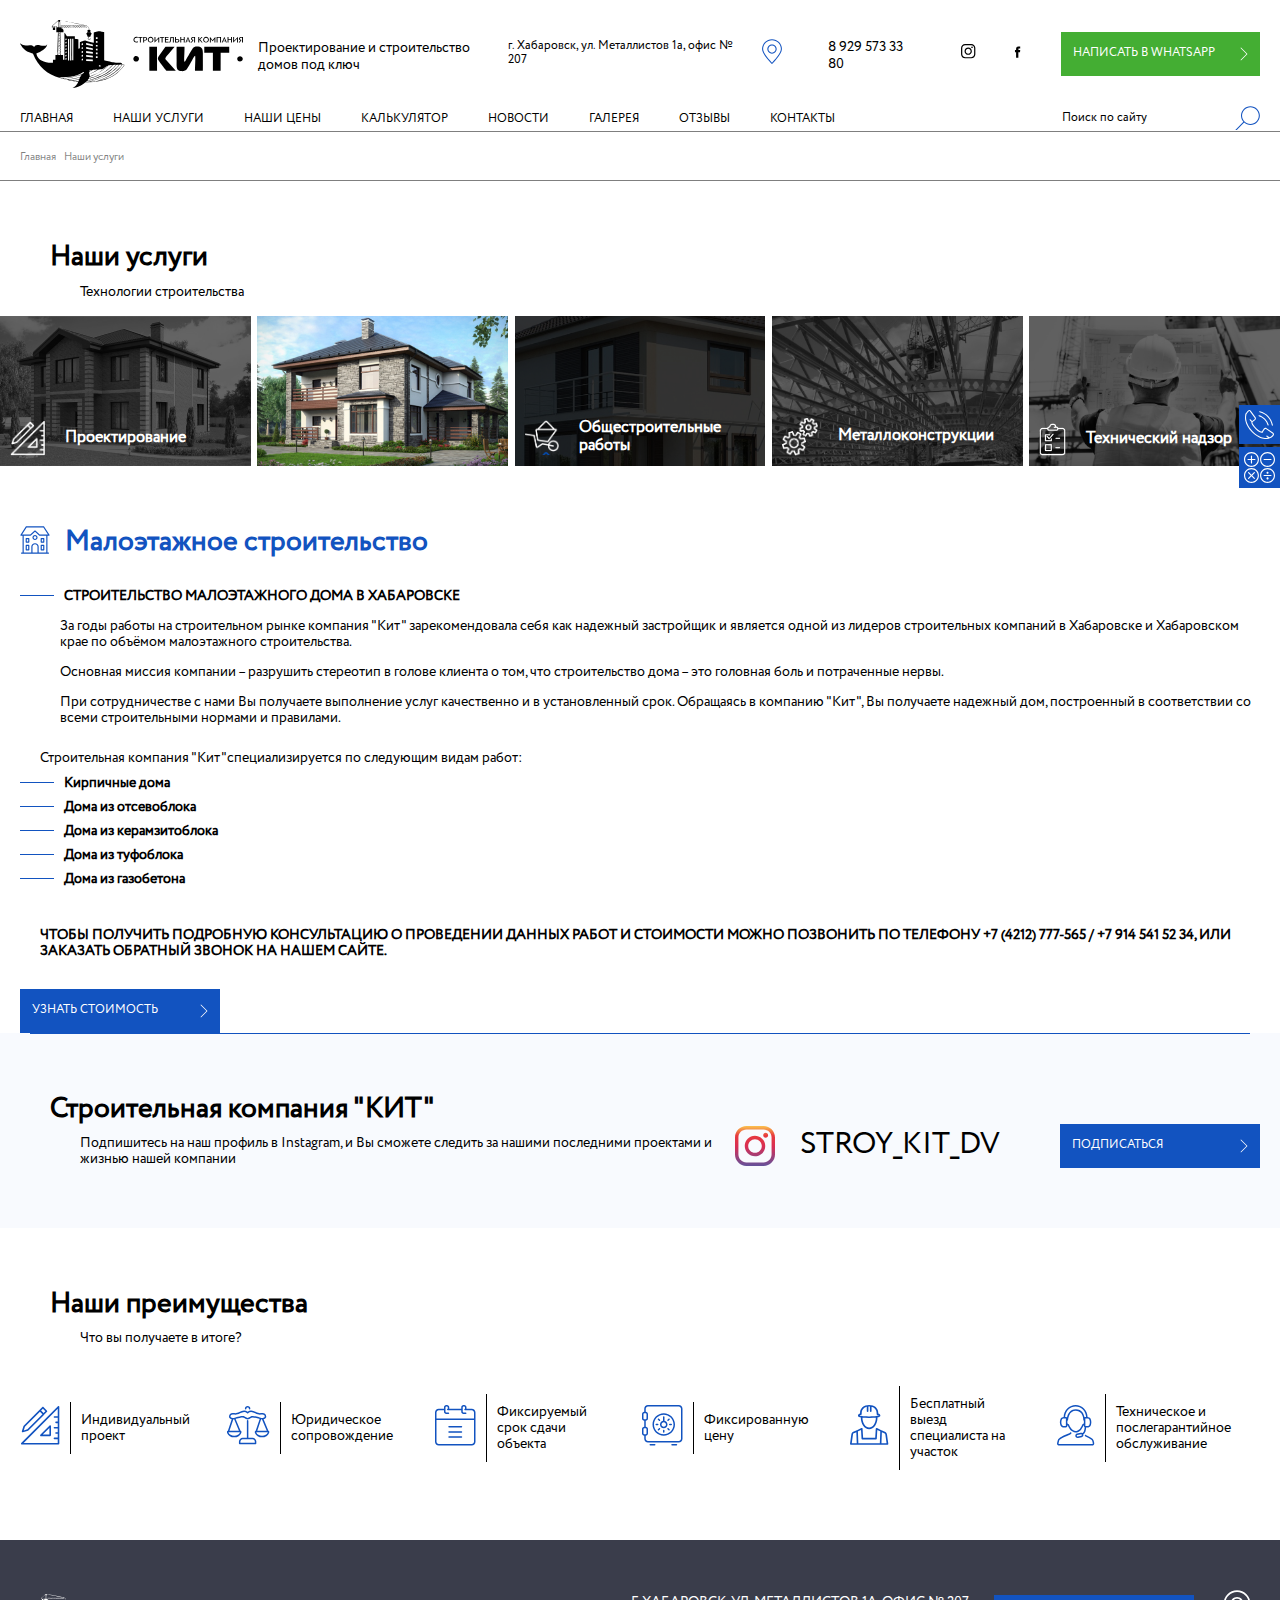
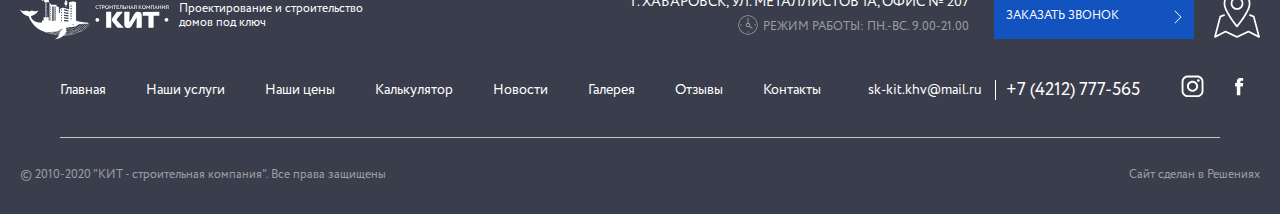
<file: services.html>
<!DOCTYPE html>
<html xmlns="http://www.w3.org/1999/xhtml" xml:lang="en-us" lang="en-us">
    <head>
        <meta charset="utf-8">
        <title>КИТ</title>
        <meta content="IE=edge" http-equiv="x-ua-compatible">
        <meta content="width=device-width, initial-scale=1" name="viewport">
        <link href="css/normalize.css" type="text/css" rel="stylesheet" />  
        <link href="css/jquery-ui-slider.css" type="text/css" rel="stylesheet" />  
        <link href="css/jquery.fancybox.min.css" type="text/css" rel="stylesheet" /> 
        <link href="css/slider-pro.min.css" type="text/css" rel="stylesheet" /> 
        <link href="css/lightslider.min.css" type="text/css" rel="stylesheet" /> 
        <link href="styles.css" type="text/css" rel="stylesheet" /> 
        <link href="template_styles.css" type="text/css" rel="stylesheet" /> 
    </head>
    <body>
        <div class="wrapper">
            <!--Intro-->
            <section class="section">
                <ul class="inside-menu">
                    <div class="inside-menu__item">
                        <a class="inside-menu__link">Проектирование</a>
                    </div>
                    <div class="inside-menu__item">
                        <a class="inside-menu__link">Малоэтажное строительство</a>
                        <ul>
                            <li><a href="">Кирпичные дома</a></li>
                            <li><a href="">Дома из отсевоблоков</a></li>
                            <li><a href="">Дома из керамзитоблоков</a></li>
                        </ul>
                    </div>
                    <div class="inside-menu__item">
                        <a class="inside-menu__link">Общестроительные работы</a>
                        <ul>
                            <li><a href="">Фундаментальные работы</a></li>
                            <li><a href="">Кровельные работы</a></li>
                            <li><a href="">Фасадные работы</a></li>
                            <li><a href="">Инженерные коммуникации, благоустройство</a></li>
                        </ul>
                    </div>
                    <div class="inside-menu__item">
                        <a class="inside-menu__link">Металлоконструкции</a>
                        <ul>
                            <li><a href="">Изготовление и монтаж металлоконструкций</a></li>
                            <li><a href="">Строительство складов, ангаров</a></li>
                            <li><a href="">Строительство торговых зданий и сооружений</a></li>
                            <li><a href="">Строительство промышленных зданий</a></li>
                            <li><a href="">Монтаж сэндвич-панелей</a></li>
                        </ul>
                    </div>
                    <div class="inside-menu__item">
                        <a class="inside-menu__link">Технический надзор</a>
                    </div>
                </ul>
                <div class="">
                    <header id="header" class="header header--inside">
                        <div class="header__top">
                            <a href="index.html" class="logo">
                                <img src="images/logo-black.svg" alt="Строительная компания 'КИТ'">
                            </a>
                            <div class="address">
                                <p>г. Хабаровск, ул. Металлистов 1а, офис № 207</p>
                                <a href=""><img src="images/map-icon-color.svg" alt=""></a>
                            </div>
                            <div class="phones">
                                <a href="tel:+79295733380">8 929 573 33 80</a>
                            </div>
                            <div class="socials">
                                <a href=""><img src="images/insta-icon-black.svg" alt="КИТ в Instagram"></a>
                                <a href=""><img src="images/fb-icon-black.svg" alt="КИТ на Facebook"></a>
                            </div>
                            <a href="" class="btn btn--green">
                                <span>Написать в WhatsApp</span>
                                <img src="images/arrow-right.svg" alt="Написать в WhatsApp">
                            </a>    
                        </div>
                        <div class="header__bottom">
                            <ul class="menu">
                                <li class="menu__item"><a href="index.html">Главная</a></li>
                                <li class="menu__item menu-show-elements"><a href="">Наши услуги</a></li>
                                <li class="menu__item"><a href="price.html">Наши цены</a></li>
                                <li class="menu__item"><a href="">Калькулятор</a></li>
                                <li class="menu__item"><a href="news.html">Новости</a></li>
                                <li class="menu__item"><a href="gallery.html">Галерея</a></li>
                                <li class="menu__item"><a href="reviews.html">Отзывы</a></li>
                                <li class="menu__item"><a href="contacts.html">Контакты</a></li>
                            </ul>

                            <a href="javascript:void(0);" class="hamburger-icon" data-fancybox data-src="#mobile-menu"><img src="images/mobile-menu-close.svg" alt="Меню"></a> 
                            <a href="tel:+74212777565" class="phone-icon"><img src="images/phone-icon.svg" alt="Меню"></a> 

                            <div class="search">
                                <input type="text" placeholder="Поиск по сайту">
                                <img src="images/search-icon-color.svg" alt="Поиск">
                            </div>
                        </div>
                    </header>

                    <div class="links">
                        <a href="index.html"><img src="images/arrow-back.svg" alt="Вернуться назад"><span>Вернуться на шаг назад</span></a>
                        <a href="javascript:void(0);" class="" data-fancybox data-src="#calculator"><img src="images/calculator-icon.svg" alt="Калькулятор"><span>Калькулятор</span></div>
                    </div>
                    

                    <div class="cookies">
                        <ul>
                            <li><a href="index.html">Главная</a></li>
                            <li><a href="services.html">Наши услуги</a></li>
                        </ul>
                    </div>
                </div>
            </section>

            <h2 class="section-title">Наши услуги</h2>
            <p>Технологии строительства</p>

            <!--Десктопная версия-->
            <div class="services--desktop">
                <!--Основные направления-->
                <section class="section">
                    <p class="mobile-addition"></p>
                    <div class="activities activities--services">
                        <div class="activities__item">
                            <div class="activities__img-wrap">
                                <img class="activities__pic" src="temp/activities-services_1.jpg" alt="Проектирование">
                            </div>
                            <div class="activities__desc">
                                <div class="activities__details">
                                    <div class="activities__icon projection"></div>
                                    <a href="">Проектирование</a>
                                </div>
                            </div>
                        </div>
                        <div class="activities__item active">
                            <div class="activities__img-wrap">
                                <img class="activities__pic" src="temp/activities-services_2.jpg" alt="Малоэтажное строительство">
                            </div>
                            <div class="activities__desc">
                                <div class="activities__details">
                                    <div class="activities__icon building"></div>
                                    <a href="">Малоэтажное строительство</a>
                                </div>
                                <ul style="flex-grow:1;">
                                    <li><a href="services-more.html">Кирпичные дома</a></li>
                                    <li><a href="#">Дома из отсевоблока</a></li>
                                    <li><a href="#">Дома из газобетона</a></li>
                                    <li><a href="#">Дома из туфоблока</a></li>
                                </ul>
                            </div>
                        </div>
                        <div class="activities__item">
                            <div class="activities__img-wrap">
                                <img class="activities__pic" src="temp/service-pic-3.jpg" alt="Общестроительные работы">
                            </div>
                            <div class="activities__desc">
                                <div class="activities__details">
                                    <div class="activities__icon works"></div>
                                    <a href="">Общестроительные работы</a>
                                </div>
                                <ul style="flex-grow:1;">
                                    <li><a href="#">Фундаментные работы</a></li>
                                    <li><a href="#">Кровельные работы</a></li>
                                    <li><a href="#">Фасадные работы</a></li>
                                    <li><a href="#">Инженерные коммуникации</a></li>
                                </ul>
                            </div>
                        </div>
    
    
                        <div class="activities__item">
                            <div class="activities__img-wrap">
                                <img class="activities__pic" src="temp/activities-services_4.jpg" alt="Металлоконструкции">
                            </div>
                            <div class="activities__desc">
                                <div class="activities__details">
                                    <div class="activities__icon metal"></div>
                                    <a href="">Металлоконструкции</a>
                                </div>
                            </div>
                        </div>
    
                        <div class="activities__item">
                            <div class="activities__img-wrap">
                                <img class="activities__pic" src="temp/activities-services_5.jpg" alt="Технический надзор">
                            </div>
                            <div class="activities__desc">
                                <div class="activities__details">
                                    <div class="activities__icon tech"></div>
                                    <a href="">Технический надзор</a>
                                </div>
                            </div>
                        </div>
    
    
                    </div>
                </section>
    
                <section class="section content-zone">
                    <h2 class="section-title section-title--service"><img src="images/house-icon.svg" alt=""><span>Малоэтажное строительство</span></h2>
                    <p class="desc-title desc-title--prev">Строительство малоэтажного дома в Хабаровске</p>
                    <div class="content-desc">
                        <p>За годы работы на строительном рынке компания "Кит" зарекомендовала себя как надежный застройщик и является одной из лидеров строительных компаний в Хабаровске и Хабаровском крае по объёмом малоэтажного строительства.</p>
                        <p>Основная миссия компании – разрушить стереотип в голове клиента о том, что строительство дома – это головная боль и потраченные нервы.</p>
                        <p>При сотрудничестве с нами Вы получаете выполнение услуг качественно и в установленный срок. Обращаясь в компанию "Кит", Вы получаете надежный дом, построенный в соответствии со всеми строительными нормами и правилами.</p>
                    </div>
                    
                    <p>Строительная компания "Кит"специализируется по следующим видам работ:</p>
                    <ul class="services-list">
                        <li><a href="services-more.html">Кирпичные дома</a></li>
                        <li><a href="#">Дома из отсевоблока</a></li>
                        <li><a href="#">Дома из керамзитоблока</a></li>
                        <li><a href="#">Дома из туфоблока</a></li>
                        <li><a href="#">Дома из газобетона</a></li>
                    </ul>
                    <p class="desc-title">
                        Чтобы получить подробную консультацию о проведении данных работ и стоимости можно позвонить по телефону +7 (4212) 777-565 / +7 914 541 52 34, или заказать обратный звонок на нашем сайте.
                    </p>
                    <a href="" class="btn">
                        <span>Узнать стоимость</span>
                        <img src="images/arrow-right.svg" alt="Узнать стоимость">
                    </a> 
                </section>
            </div>


            <!--Мобильная версия-->
            <div class="services--mobile">
                <div class="activities activities--services">
                    <div class="activities__item">
                        <div class="activities__details">
                            <img src="images/services-icon-1.svg" alt="Проектирование">
                            <a href="">Проектирование</a>
                        </div>
                        <div class="activities__link">
                            <img src="images/arrow-down.svg" alt="Подробнее">
                            <span>подробнее</span>
                        </div>
                        <div class="activities__wrap">
                            здесь будет описание 
                        </div>
                    </div>
                    <div class="activities__item">
                        <div class="activities__details">
                            <img src="images/services-icon-2.svg" alt="Малоэтажное строительство">
                            <a href="">Малоэтажное строительство</a>
                        </div>
                        <div class="activities__link">
                            <img src="images/arrow-down.svg" alt="Подробнее">
                            <span>подробнее</span>
                        </div>
                        <div class="activities__wrap">
                            <img src="temp/activities-services_2.jpg" alt="Строительство" style="width:100%;">
                            <p class="desc-title">Строительство малоэтажного дома в Хабаровске</p>
                            <p>За годы работы на строительном рынке компания "Кит" зарекомендовала себя как надежный застройщик и является одной из лидеров строительных компаний в Хабаровске и Хабаровском крае по объёмом малоэтажного строительства.</p>
                            <p>Основная миссия компании – разрушить стереотип в голове клиента о том, что строительство дома – это головная боль и потраченные нервы.</p>
                            <p>При сотрудничестве с нами Вы получаете выполнение услуг качественно и в установленный срок. Обращаясь в компанию "Кит", Вы получаете надежный дом, построенный в соответствии со всеми строительными нормами и правилами.</p>
                            
                            <p>Строительная компания "Кит"специализируется по следующим видам работ:</p>
                            <ul class="services-list">
                                <li><a href="services-more.html">Кирпичные дома</a></li>
                                <li><a href="#">Дома из отсевоблока</a></li>
                                <li><a href="#">Дома из керамзитоблока</a></li>
                                <li><a href="#">Дома из туфоблока</a></li>
                                <li><a href="#">Дома из газобетона</a></li>
                            </ul>
                            <p class="desc-title">
                                Чтобы получить подробную консультацию о проведении данных работ и стоимости можно позвонить по телефону +7 (4212) 777-565 / +7 914 541 52 34, или заказать обратный звонок на нашем сайте.
                            </p>
                            <a href="" class="btn">
                                <span>Узнать стоимость</span>
                                <img src="images/arrow-right.svg" alt="Узнать стоимость">
                            </a> 




                           
                            
                        </div>
                    </div>
                    <div class="activities__item">
                        <div class="activities__details">
                            <img src="images/services-icon-3.svg" alt="Общестроительные работы">
                            <a href="">Общестроительные работы</a>
                        </div>
                        <div class="activities__link">
                            <img src="images/arrow-down.svg" alt="Подробнее">
                            <span>подробнее</span>
                        </div>
                        <div class="activities__wrap">
                            здесь будет описание 
                        </div>
                    </div>
                    <div class="activities__item">
                        <div class="activities__details">
                            <img src="images/services-icon-4.svg" alt="Металлоконструкции">
                            <a href="">Металлоконструкции</a>
                        </div>
                        <div class="activities__link">
                            <img src="images/arrow-down.svg" alt="Подробнее">
                            <span>подробнее</span>
                        </div>
                        <div class="activities__wrap">
                            здесь будет описание 
                        </div>
                    </div>
                    <div class="activities__item">
                        <div class="activities__details">
                            <img src="images/services-icon-5.svg" alt="Технический надзор">
                            <a href="">Технический надзор</a>
                        </div>
                        <div class="activities__link">
                            <img src="images/arrow-down.svg" alt="Подробнее">
                            <span>подробнее</span>
                        </div>
                        <div class="activities__wrap">
                            здесь будет описание 
                        </div>
                    </div>
                    
                    
                </div>
            </div>

            



            <!--Instagram-->
            <section class="section section--instagram section--instagram-inside">
                <div>
                    <h2 class="section-title">Строительная компания "КИТ"</h2>
                    <p>Подпишитесь на наш профиль в Instagram, и Вы сможете следить 
                        за нашими последними проектами и жизнью нашей компании</p>
                </div>
                <div>
                    <div class="instagram">
                        <img src="images/inst-icon-color.svg" alt="Instagram">
                        <span>stroy_kit_dv</span>
                    </div>
                    <a href="" class="btn">
                        <span>Подписаться</span>
                        <img src="images/arrow-right.svg" alt="Подписаться">
                    </a>
                </div>
            </section>

            
            <!--Наши преимущества-->
            <section class="section">
                <h2 class="section-title">Наши преимущества</h2>
                <p>Что вы получаете в итоге?</p>
                <div class="advantages">
                    <div class="advantages__item">
                        <div class="advantages__icon">
                            <img src="images/advantages-icon-1.svg" alt="Индивидуальный проект">
                        </div>
                        <span>Индивидуальный проект</span>
                    </div>
                    <div class="advantages__item">
                        <div class="advantages__icon">
                            <img src="images/advantages-icon-2.svg" alt="Юридическое сопровождение">
                        </div>
                        <span>Юридическое сопровождение</span>
                    </div>
                    <div class="advantages__item">
                        <div class="advantages__icon">
                            <img src="images/advantages-icon-3.svg" alt="Фиксируемый срок сдачи объекта">
                        </div>
                        <span>Фиксируемый срок сдачи объекта</span>
                    </div>
                    <div class="advantages__item">
                        <div class="advantages__icon">
                            <img src="images/advantages-icon-4.svg" alt="Фиксированную цену">
                        </div>
                        <span>Фиксированную цену</span>
                    </div>
                    <div class="advantages__item">
                        <div class="advantages__icon">
                            <img src="images/advantages-icon-5.svg" alt="Бесплатный выезд специалиста на участок">
                        </div>
                        <span>Бесплатный выезд специалиста на участок</span>
                    </div>
                    <div class="advantages__item">
                        <div class="advantages__icon">
                            <img src="images/advantages-icon-6.svg" alt="Техническое и послегарантийное обслуживание">
                        </div>
                        <span>Техническое и послегарантийное обслуживание</span>
                    </div>
                </div>
            </section>




                      
            <footer id="footer" class="footer">
                <div class="footer__top">
                    <a href="index.html" class="logo">
                        <img src="images/logo-footer.svg" alt="КИТ">
                    </a>
                    <div class="address">
                        <p>г. Хабаровск, ул. Металлистов 1а, офис № 207</p>
                        <p>Режим работы: Пн.-Вс. 9.00-21.00</p>
                    </div>
                    <a href="" class="btn">
                        <span>Заказать звонок</span>
                        <img src="images/arrow-right.svg" alt="Написать в WhatsApp">
                    </a>
                    <a href=""><img src="images/map-full-icon.svg" alt=""></a>
                </div>
                <div class="footer__middle">
                    <nav class="menu">
                        <a href="index.html">Главная</a>
                        <a href="services.html">Наши услуги</a>
                        <a href="price.html">Наши цены</a>
                        <a href="">Калькулятор</a>
                        <a href="news.html">Новости</a>
                        <a href="gallery.html">Галерея</a>
                        <a href="reviews.html">Отзывы</a>
                        <a href="contacts.html">Контакты</a>
                    </nav>
                    <a class="mail" href="mailto:sk-kit-khv@mail.ru">sk-kit.khv@mail.ru</a>
                    <a class="phone" href="tel:+74212777565">+7 (4212) 777-565</a>
                    <div class="socials">
                        <ul>
                            <li><a href="http://instagram.ru"><img src="images/inst-icon.svg" alt="Instagram"></a></li>
                            <li><a href="http://facebok.com"><img src="images/fb-icon.svg" alt="Facebook"></a></li>
                        </ul>
                    </div>
                </div>
                <div class="footer__bottom">
                    <p>&copy; 2010-2020 "КИТ - строительная компания". Все права защищены</p>
                    <p>Сайт сделан в <a href="https://r-pl.ru/">Решениях</a></p>
                </div>
            </footer>

            <div class="sticky-icons sticky-icons--inside">
                <div class="sticky-icons__link sticky-icons__link--call" data-fancybox data-src="#order-call"><img src="images/phone-icon.svg" alt=""></div>
                <div class="sticky-icons__link sticky-icons__link--calculate" data-fancybox data-src="#calculator"><img src="images/calculator-icon.svg" alt=""></div>
            </div>

            <!--Мобильное меню-->
            <div class="modal-window mobile-menu" id="mobile-menu">
                <a href="index.html" class="logo">
                    <img src="images/logo.svg" alt="Строительная компания 'КИТ'">
                </a>
                <a href="" class="btn btn--green">
                    <span>Написать в WhatsApp</span>
                    <img src="images/arrow-right.svg" alt="Написать в WhatsApp">
                </a> 
                <ul>
                    <li><a href="index.html">Главная</a></li>
                    <li><a href="services.html">Наши услуги</a></li>
                    <li><a href="price.html">Наши цены</a></li>
                    <li><a href="">Калькулятор</a></li>
                    <li><a href="news.html">Новости</a></li>
                    <li><a href="gallery.html">Галерея</a></li>
                    <li><a href="reviews.html">Отзывы</a></li>
                    <li><a href="contacts.html">Контакты</a></li>
                </ul>
                <div class="address">
                    <p>г. Хабаровск,<br class="address__new-line"> ул. Металлистов 1а, офис № 207</p>
                </div>
                <div class="socials">
                    <a href=""><img src="images/inst-icon.svg" alt="КИТ в Instagram"></a>
                    <a href=""><img src="images/fb-icon.svg" alt="КИТ на Facebook"></a>
                    <a href="tel:+89295733380">8 929 573 33 80</a>
                </div>
                <a class="mail" href="mailto:sk-kit-khv@mail.ru">sk-kit.khv@mail.ru</a>

            </div>
           
            <!--Заказать звонок-->
            <div class="modal-window order-call" id="order-call">
                <form action="#" class="form">
                    <div class="form__content">
                        <div class="form__title">
                            <h3>Задайте нам вопрос или оставьте заявку</h3>
                        </div>

                        <div class="form__fields">
                            <input type="text" placeholder="Ваше имя">
                            <input type="tel" placeholder="Ваш номер телефона +7 -"> 
                        </div>
                        <div class="form__fields">
                            <input type="text" placeholder="Комментарий" class="full">
                        </div>
                    </div>
                    <div class="form__bottom">
                        <a href="" class="btn">
                            <span>Отправить</span>
                            <img src="images/arrow-right.svg" alt="Отправить">
                        </a>
                        <p>Заполняя форму на сайте, вы соглашаетесь с нашей 
                            <a href="">Политикой конфиденциальности</a>
                        </p>
                    </div>
                </form>
            </div>

           <!--Рассчитать стоимость-->
           <div class="modal-window form-calculator" id="calculator">
                <img src="images/form-background.png" alt="Фон" class="form__background">
                <form action="" class="form-calc">
                    <div class="form__title">
                        <h3>Получить расчет от наших специалистов</h3>
                    </div> 
                    <div class="slider-pro form__slider" id="calculateSlider">
                        <ul class="sp-slides">
                            <li class="sp-slide">
                                <p>Полезная площадь (площадь всех внутренних помещений)</p>
                                <h4>Шаг 1</h4>
                                <div class="form__wrap">
                                    <div>
                                        <input class="custom-radio" name="square" type="radio" id="square-80" value="80">
                                        <label for="square-80">80 кв.м.</label>
                                    </div>
                                    <div>
                                        <input class="custom-radio" name="square" type="radio" id="square-100" value="100">
                                        <label for="square-100">100 кв.м.</label>
                                    </div>
                                    <div>
                                        <input class="custom-radio" name="square" type="radio" id="square-150" value="150">
                                        <label for="square-150">150 кв.м.</label>
                                    </div>
                                    <div>
                                        <input class="custom-radio" name="square" type="radio" id="square-200" value="200">
                                        <label for="square-200">200 кв.м.</label>
                                    </div>
                                    <div>
                                        <input class="custom-radio" name="square" type="radio" id="square-250" value="250">
                                        <label for="square-250">250 кв.м.</label>
                                    </div> 
                                    <div>
                                        <input class="custom-radio" name="square" type="radio" id="square-300" value="300">
                                        <label for="square-300">300 кв.м.</label>
                                    </div>                              
                                </div>
                            </li>
                            <li class="sp-slide">
                                <p>Количество этажей</p>
                                <h4>Шаг 2</h4>
                                <div class="form__wrap form__wrap--straight">
                                    <img src="images/form-house-icon.svg" alt="Иконка">
                                    <div>
                                        <input class="custom-radio" name="floors" type="radio" id="floors-1" value="1">
                                        <label for="floors-1">Одноэтажный дом</label>
                                    </div>
                                    <div>
                                        <input class="custom-radio" name="floors" type="radio" id="floors-12" value="12">
                                        <label for="floors-12">Один этаж с мансардой</label>
                                    </div>
                                    <div>
                                        <input class="custom-radio" name="floors" type="radio" id="floors-2" value="2">
                                        <label for="floors-2">Двухэтажный дом</label>
                                    </div>                           
                                </div>
                            </li>
                            <li class="sp-slide">
                                <p>Материал стен</p>
                                <h4>Шаг 3</h4>
                                <div class="form__wrap mobile-straight">
                                    <div>
                                        <input class="custom-radio" name="material" type="radio" id="material-1" value="Кирпич">
                                        <label for="material-1">Кирпич</label>
                                    </div>
                                    <div>
                                        <input class="custom-radio" name="material" type="radio" id="material-2" value="Керамзитоблок">
                                        <label for="material-2">Керамзитоблок</label>
                                    </div>
                                    <div>
                                        <input class="custom-radio" name="material" type="radio" id="material-3" value="Отсевоблок">
                                        <label for="material-3">Отсевоблок</label>
                                    </div>
                                    <div>
                                        <input class="custom-radio" name="material" type="radio" id="material-4" value="Газобетон">
                                        <label for="material-4">Газобетон</label>
                                    </div>
                                    <div>
                                        <input class="custom-radio" name="material" type="radio" id="material-5" value="Туфоблок">
                                        <label for="material-5">Туфоблок</label>
                                    </div>                              
                                </div>
                            </li>
                            <li class="sp-slide">
                                <div class="order-call">
                                    <div class="form">
                                        <div class="form__content">
                                            <div class="form__fields">
                                                <input type="text" placeholder="Ваше имя">
                                                <input type="tel" placeholder="Ваш номер телефона +7 -"> 
                                            </div>
                                            <div class="form__fields">
                                                <input type="text" placeholder="Комментарий" class="full">
                                            </div>
                                        </div>
                                        <div class="form__bottom">
                                            <a href="" class="btn">
                                                <span>Отправить</span>
                                                <img src="images/arrow-right.svg" alt="Отправить">
                                            </a>
                                            <p>Заполняя форму на сайте, вы соглашаетесь с нашей 
                                                <a href="">Политикой конфиденциальности</a>
                                            </p>
                                        </div>
                                    </div>
                                </div>                                
                            </li>
                        </ul>
                    </div>
                    <div class="form__links">
                        <div class="form__link form__link--back"><img src="images/arrow-back.svg" alt=""><span>Предыдущий шаг</span></div>
                        <div class="form__link form__link--forward"><span>Следующий шаг</span><img src="images/arrow-right-black.svg" alt=""></div>
                    </div>
                    
                </form>
            </div>

        
        </div>
        <script src="js/jquery-3.2.1.js"></script>
        <script src="js/jquery-ui-slider.js"></script>
        <script src="js/jquery-ui-touchpounch.js"></script>

        <script src="https://maps.api.2gis.ru/2.0/loader.js?pkg=full"></script>
        
        <script src="js/jquery.fancybox.min.js"></script>
        <script src="js/lightslider.min.js"></script>
        <script src="js/jquery.sliderPro.min.js"></script>
        <script src="js/slider.js"></script>
        <script src="js/map-contacts.js"></script>
        <script src="js/main.js"></script>
    </body>
</html>
</file>
<file: styles.css>
body {
  font-size: 16px; }
  @media screen and (max-width: 480px) {
    body {
      font-size: 13px; } }

.header {
  background-color: rgba(0, 0, 0, 0.5); }
  .header--inside {
    background-color: transparent; }
    @media screen and (max-width: 768px) {
      .header--inside {
        background: #3A3D4B; } }
    .header--inside .address p {
      color: #000; }
    .header--inside .phones a {
      color: #000; }
    .header--inside .menu__item a {
      color: #000; }
    .header--inside .inside-menu a {
      color: #fff; }
    .header--inside .search input {
      color: #000; }
    .header--inside .search :-moz-placeholder {
      color: #000; }
    .header--inside .search :-ms-input-placeholder {
      color: #000; }
    .header--inside .search ::-moz-placeholder {
      color: #000; }
    .header--inside .search ::-webkit-input-placeholder {
      color: #000; }

.address p {
  font-size: 14px;
  color: #fff; }
  @media screen and (max-width: 1366px) {
    .address p {
      font-size: 12px; } }

.phones a {
  font-size: 20px;
  color: #fff; }
  @media screen and (max-width: 1366px) {
    .phones a {
      font-size: 14px; } }

.btn {
  background-color: #1253C0;
  color: #fff;
  font-size: 12px; }
  .btn:hover {
    background-color: #1049a9; }
  .btn--green {
    background-color: #44AE33; }
    .btn--green:hover {
      background-color: #3c9a2d; }
  .btn--inverse {
    background: #E7EFFC;
    color: #000; }
    .btn--inverse:hover {
      background: #1253C0;
      color: #fff; }

.menu__item a {
  color: #fff;
  font-size: 14px; }
  @media screen and (max-width: 1366px) {
    .menu__item a {
      font-size: 12px; } }

.inside-menu {
  background-color: rgba(0, 0, 0, 0.8); }
  .inside-menu__item li a {
    color: #fff; }
  .inside-menu__link {
    color: #fff;
    font-size: 16px; }
    @media screen and (max-width: 1366px) {
      .inside-menu__link {
        font-size: 14px; } }

.search input {
  color: #fff;
  font-size: 12px;
  font-family: Circe-Regular; }

:-moz-placeholder {
  color: #fff; }

:-ms-input-placeholder {
  color: #fff; }

::-moz-placeholder {
  color: #fff; }

::-webkit-input-placeholder {
  color: #fff; }

:focus::-webkit-input-placeholder {
  color: transparent; }

:focus::-moz-placeholder {
  color: transparent; }

:focus:-moz-placeholder {
  color: transparent; }

:focus:-ms-input-placeholder {
  color: transparent; }

.intro__desc {
  color: #fff; }
  .intro__desc h2 {
    font-size: 95px; }
    @media screen and (max-width: 1366px) {
      .intro__desc h2 {
        font-size: 52px; } }
    @media screen and (max-width: 768px) {
      .intro__desc h2 {
        font-size: 40px; } }
  .intro__desc p {
    font-size: 24px;
    background-color: #1253C0; }
    @media screen and (max-width: 1366px) {
      .intro__desc p {
        font-size: 18px; } }
    @media screen and (max-width: 768px) {
      .intro__desc p {
        font-size: 16px; } }
  .intro__desc span {
    font-size: 24px;
    color: #fff; }
    @media screen and (max-width: 1366px) {
      .intro__desc span {
        font-size: 14px; } }

.properties ul span {
  color: #fff; }
  @media screen and (max-width: 1366px) {
    .properties ul span {
      font-size: 14px; } }
  @media screen and (max-width: 480px) {
    .properties ul span {
      color: #000;
      font-weight: bold;
      font-size: 14px; } }

@media screen and (max-width: 768px) {
  .form.calculator .form__content {
    background-color: #1253C0; } }

@media screen and (max-width: 768px) {
  .form.calculator .form__fields {
    background-color: #fff; } }

@media screen and (max-width: 768px) {
  .form.calculator .form__bottom p {
    color: rgba(0, 0, 0, 0.5); } }

@media screen and (max-width: 768px) {
  .form.calculator .form__bottom p a {
    color: rgba(0, 0, 0, 0.5); } }

@media screen and (max-width: 768px) {
  .form.calculator .form__title h3 {
    color: #fff;
    font-size: 18px; } }

.form__title h3 {
  font-size: 30px; }
  @media screen and (max-width: 1366px) {
    .form__title h3 {
      font-size: 24px; } }

.form__fields input {
  color: #000;
  font-size: 14px; }

.form__fields :-moz-placeholder {
  color: #000; }

.form__fields :-ms-input-placeholder {
  color: #000; }

.form__fields ::-moz-placeholder {
  color: #000; }

.form__fields ::-webkit-input-placeholder {
  color: #000; }

.form__fields :focus::-webkit-input-placeholder {
  color: transparent; }

.form__fields :focus::-moz-placeholder {
  color: transparent; }

.form__fields :focus:-moz-placeholder {
  color: transparent; }

.form__fields :focus:-ms-input-placeholder {
  color: transparent; }

.form__bottom p {
  font-size: 13px;
  color: #fff; }
  .form__bottom p a {
    color: #fff; }

.form .form-group .btn-tertiary {
  color: rgba(0, 0, 0, 0.5); }
  @media screen and (max-width: 1366px) {
    .form .form-group .btn-tertiary span {
      font-size: 12px; } }

.form .form-group .btn-tertiary:hover, .form .form-group .btn-tertiary:focus {
  color: #888;
  border-color: #888; }

.section .desc-wrap {
  font-size: 14px; }
  @media screen and (max-width: 480px) {
    .section .desc-wrap {
      font-size: 15px; } }

@media screen and (max-width: 480px) {
  .btn-more span {
    color: rgba(0, 0, 0, 0.5);
    font-size: 12px; } }

.section-title {
  font-size: 36px; }
  @media screen and (max-width: 1366px) {
    .section-title {
      font-size: 28px; } }
  @media screen and (max-width: 480px) {
    .section-title {
      font-size: 22px; } }
  .section-title ~ p {
    font-size: 14px; }
    .section-title ~ p a {
      color: #000; }
      @media screen and (max-width: 480px) {
        .section-title ~ p a {
          font-weight: bold; } }

.activities__item:hover .activities__desc {
  background: rgba(231, 239, 252, 0.9); }

.activities__item:hover h4 {
  color: #1253C0; }

.activities__item:hover a {
  color: #000; }
  .activities__item:hover a:hover {
    color: #1253C0; }

.activities__desc h4 {
  color: #fff;
  font-size: 24px; }
  @media screen and (max-width: 1366px) {
    .activities__desc h4 {
      font-size: 18px; } }

.activities__desc ul li a {
  font-size: 18px;
  color: #fff; }
  @media screen and (max-width: 1366px) {
    .activities__desc ul li a {
      font-size: 13px; } }
  @media screen and (max-width: 480px) {
    .activities__desc ul li a {
      font-size: 15px; } }

.activities__details a {
  font-size: 14px;
  color: #fff; }
  @media screen and (max-width: 1366px) {
    .activities__details a {
      font-size: 11px; } }

.advantages__item span {
  font-size: 18px; }
  @media screen and (max-width: 1366px) {
    .advantages__item span {
      font-size: 14px; } }

.calculate-condition__left p {
  color: #fff;
  font-size: 24px; }
  @media screen and (max-width: 1366px) {
    .calculate-condition__left p {
      font-size: 18px; } }

.calculate-condition h2 {
  font-size: 66px;
  color: #fff; }
  @media screen and (max-width: 1366px) {
    .calculate-condition h2 {
      font-size: 40px; } }

.instagram span {
  font-size: 30px; }
  @media screen and (max-width: 480px) {
    .instagram span {
      font-size: 20px; } }

.gallery__item.all-objects h4 {
  color: #fff;
  font-size: 24px; }
  @media screen and (max-width: 1366px) {
    .gallery__item.all-objects h4 {
      font-size: 18px; } }
  @media screen and (max-width: 480px) {
    .gallery__item.all-objects h4 {
      font-size: 14px; } }

.gallery__item.all-objects a {
  color: #fff; }
  .gallery__item.all-objects a span {
    font-size: 14px; }
    @media screen and (max-width: 1366px) {
      .gallery__item.all-objects a span {
        font-size: 12px; } }

.gallery__left a {
  color: #fff; }
  .gallery__left a span {
    font-size: 14px; }

.gallery__hidden-info h4 {
  font-size: 24px; }
  @media screen and (max-width: 1366px) {
    .gallery__hidden-info h4 {
      font-size: 18px; } }

.gallery__hidden-desc .gallery__left a {
  color: #000; }

.gallery__hidden-desc .gallery__left span {
  color: #000; }

.gallery__hidden-details span {
  font-size: 14px; }

.footer__top .address p:first-child {
  font-size: 14px; }
  @media screen and (max-width: 1200px) {
    .footer__top .address p:first-child {
      font-size: 10px; } }

.footer__top .address p:last-child {
  color: rgba(255, 255, 255, 0.5);
  font-size: 12px; }
  @media screen and (max-width: 1200px) {
    .footer__top .address p:last-child {
      font-size: 10px; } }

.footer__middle .menu a {
  color: #fff;
  font-size: 14px; }
  @media screen and (max-width: 1200px) {
    .footer__middle .menu a {
      font-size: 12px; } }
  @media screen and (max-width: 480px) {
    .footer__middle .menu a {
      color: rgba(255, 255, 255, 0.5);
      font-size: 14px; } }

.footer__middle a {
  color: #fff; }
  .footer__middle a.mail {
    font-size: 14px; }
    @media screen and (max-width: 1200px) {
      .footer__middle a.mail {
        font-size: 12px; } }
    @media screen and (max-width: 480px) {
      .footer__middle a.mail {
        font-size: 14px; } }
  .footer__middle a.phone {
    font-size: 24px; }
    @media screen and (max-width: 1366px) {
      .footer__middle a.phone {
        font-size: 18px; } }
    @media screen and (max-width: 1200px) {
      .footer__middle a.phone {
        font-size: 14px; } }
    @media screen and (max-width: 480px) {
      .footer__middle a.phone {
        font-size: 24px; } }

.footer__bottom {
  color: rgba(255, 255, 255, 0.5);
  font-size: 12px; }
  @media screen and (max-width: 1200px) {
    .footer__bottom {
      font-size: 10px; } }
  .footer__bottom a {
    color: rgba(255, 255, 255, 0.5); }

.mobile-menu a {
  color: #fff; }

@media screen and (max-width: 480px) {
  .mobile-menu .address p {
    color: rgba(255, 255, 255, 0.6);
    font-size: 14px; } }

.order-call .form__bottom p {
  text-align: center;
  color: rgba(0, 0, 0, 0.5); }
  .order-call .form__bottom p a {
    color: rgba(0, 0, 0, 0.5); }

.cookies a {
  color: rgba(0, 0, 0, 0.5);
  font-size: 11px; }

.cookies--light {
  border-top: 1px solid rgba(255, 255, 255, 0.5);
  border-bottom: 1px solid rgba(255, 255, 255, 0.5); }
  .cookies--light a {
    color: rgba(255, 255, 255, 0.5); }

.reviews-links ul li {
  background-color: #E7EFFC; }
  .reviews-links ul li:hover {
    background-color: #d0e0f9; }
  .reviews-links ul li a {
    color: #000;
    font-size: 14px; }
    @media screen and (max-width: 480px) {
      .reviews-links ul li a {
        font-size: 11px; } }

.reviews__link {
  color: #fff; }
  .reviews__link span {
    font-size: 12px; }

.reviews__desc div:last-child p:first-child {
  font-size: 14px; }

.reviews__desc div:last-child p:last-child {
  font-size: 12px;
  color: rgba(0, 0, 0, 0.5); }

@media screen and (max-width: 768px) {
  .links a span {
    font-size: 11px; } }
  @media screen and (max-width: 768px) and (max-width: 480px) {
    .links a span {
      font-size: 12px; } }

@media screen and (max-width: 768px) {
  .links a:first-child {
    color: #000;
    background: #E7EFFC; }
  .links a:last-child {
    background: #1253C0;
    color: #fff; } }

.prices th {
  background: #1253C0;
  color: #fff;
  font-size: 14px; }
  @media screen and (max-width: 480px) {
    .prices th {
      font-size: 12px; } }

.prices td {
  font-size: 14px;
  border-top: 2px solid #fff;
  border-bottom: 2px solid #fff;
  background: #E7EFFC; }
  @media screen and (max-width: 480px) {
    .prices td {
      font-size: 12px; } }

.prices div {
  background: #E7EFFC; }
  .prices div li {
    font-size: 14px; }
    @media screen and (max-width: 480px) {
      .prices div li {
        font-size: 13px; } }

.prices--special td {
  background: #1253C0;
  color: #fff;
  border: 5px solid #fff; }

.prices--special--metal th {
  border-left: 5px solid #fff;
  border-right: 5px solid #fff; }

.prices--special--metal td {
  background: #E7EFFC;
  color: #000; }

.gallery-wrap .gallery h4 {
  font-size: 16px; }

.contacts-wrap {
  background: rgba(255, 255, 255, 0.8); }
  .contacts-wrap__top a {
    color: #1253C0;
    font-size: 24px; }
  .contacts-wrap ul li p {
    font-size: 14px; }
  .contacts-wrap ul li a {
    color: #1253C0; }
  .contacts-wrap p {
    font-size: 14px; }

.section-title--service {
  color: #1253C0; }

.desc-title--prev {
  font-size: 18px; }

.content-desc p {
  font-size: 14px; }

.services-list li a {
  color: #000;
  font-size: 14px; }
  .services-list li a:hover {
    color: #1253C0; }

.activities--services .activities__details a {
  font-size: 16px; }
  @media screen and (max-width: 480px) {
    .activities--services .activities__details a {
      color: #000; }
      .activities--services .activities__details a.active {
        color: #1253C0; } }

.activities--services .activities__wrap .btn {
  color: #fff; }
  .activities--services .activities__wrap .btn:hover {
    color: #fff; }

.activities--services .activities__link span {
  color: rgba(0, 0, 0, 0.2); }

.news__item h3 {
  font-size: 24px;
  color: #fff; }
  @media screen and (max-width: 1366px) {
    .news__item h3 {
      font-size: 18px; } }
  @media screen and (max-width: 480px) {
    .news__item h3 {
      font-size: 16px; } }

.news__desc div span {
  font-size: 14px;
  color: #fff; }

.news__desc p {
  font-size: 14px;
  color: #fff; }

.pages ul a {
  font-size: 14px;
  color: rgba(0, 0, 0, 0.5); }
  .pages ul a:hover {
    background: #E7EFFC; }

@media screen and (max-width: 768px) {
  .news-more {
    color: #000; } }

.similar-news {
  background: rgba(231, 239, 252, 0.5); }

.news-more__title h2 {
  font-size: 64px;
  color: #fff; }
  @media screen and (max-width: 1366px) {
    .news-more__title h2 {
      font-size: 44px; } }
  @media screen and (max-width: 480px) {
    .news-more__title h2 {
      color: #000;
      text-transform: uppercase;
      font-size: 26px; } }

.news-more__desc p {
  font-size: 14px; }

.gallery-more__right {
  background: rgba(231, 239, 252, 0.5); }
  .gallery-more__right h4 {
    font-size: 24px; }
  .gallery-more__right ul li {
    font-size: 14px; }
    .gallery-more__right ul li span {
      color: #1253C0; }

@media screen and (max-width: 480px) {
  .news-more__intro--services .news-more__title h2, .news-more__intro--services .news-more__title span {
    color: #fff; } }

.variation__center table td {
  background: rgba(231, 239, 252, 0.9);
  font-size: 16px;
  border: 2px solid #fff; }
  .variation__center table td.none {
    background: #BCBCBC; }
  @media screen and (max-width: 1366px) {
    .variation__center table td {
      font-size: 14px; } }

.variation__price-left div p, .variation__price-right div p {
  background: #1253C0;
  font-size: 14px;
  color: #fff; }
  @media screen and (max-width: 480px) {
    .variation__price-left div p, .variation__price-right div p {
      font-size: 11px; } }

.factos {
  background: #E7EFFC; }
  .factos p {
    font-size: 18px; }
  .factos__item {
    font-size: 12px; }

.types__title h3 {
  color: #1253C0;
  font-size: 30px; }
  @media screen and (max-width: 480px) {
    .types__title h3 {
      font-size: 18px; } }

.types__title div:last-child {
  color: #E73A3E; }
  .types__title div:last-child p {
    font-size: 30px; }
    @media screen and (max-width: 480px) {
      .types__title div:last-child p {
        font-size: 18px; } }
  .types__title div:last-child span {
    font-size: 14px; }

@media screen and (max-width: 1024px) {
  .types__left ul li {
    font-size: 11px; } }

@media screen and (max-width: 480px) {
  .types__left ul li {
    font-size: 14px; } }

.types__right .form {
  background: rgba(231, 239, 252, 0.7); }

.types__right .form__bottom p {
  color: #000; }
  @media screen and (max-width: 480px) {
    .types__right .form__bottom p {
      color: rgba(0, 0, 0, 0.5); } }
  .types__right .form__bottom p a {
    color: #000; }
    @media screen and (max-width: 480px) {
      .types__right .form__bottom p a {
        color: rgba(0, 0, 0, 0.5); } }
</file>
<file: template_styles.css>
@charset "UTF-8";
@font-face {
  font-family: Circe-Regular;
  src: url("fonts/Circe-Regular.eot"), url("fonts/Circe-Regular.woff"); }

@font-face {
  font-family: Circe-ExtraBold;
  src: url("fonts/Circe-ExtraBold.eot"), url("fonts/Circe-ExtraBold.woff"); }

html {
  height: 100%;
  overflow-x: hidden; }

body {
  font-family: Circe-Regular;
  width: 100%;
  overflow-x: hidden;
  min-width: 300px;
  -webkit-box-sizing: border-box;
  box-sizing: border-box; }

a {
  text-decoration: none;
  outline: none; }
  a:hover {
    cursor: pointer; }

ul {
  list-style: none;
  padding: 0;
  margin: 0; }

img {
  border: none; }

table {
  border-color: #fff; }

@media screen and (max-width: 480px) {
  p {
    line-height: 1.4; } }

.wrapper {
  width: 100%;
  height: 100%;
  overflow: hidden; }

.logo {
  -webkit-box-flex: 1;
  -ms-flex-positive: 1;
  flex-grow: 1; }
  @media screen and (max-width: 768px) {
    .logo img {
      width: 400px; } }
  @media screen and (max-width: 480px) {
    .logo img {
      width: 280px; } }

.header {
  padding: 35px 180px 0 180px;
  position: relative;
  z-index: 11; }
  @media screen and (max-width: 1700px) {
    .header {
      padding: 35px 30px 0 90px; } }
  @media screen and (max-width: 1366px) {
    .header {
      padding: 20px 20px 0 20px; } }
  @media screen and (max-width: 768px) {
    .header {
      display: -webkit-box;
      display: -ms-flexbox;
      display: flex;
      -webkit-box-pack: justify;
      -ms-flex-pack: justify;
      justify-content: space-between;
      -webkit-box-align: start;
      -ms-flex-align: start;
      align-items: flex-start; } }
  @media screen and (max-width: 480px) {
    .header {
      padding: 10px; } }
  .header__top {
    display: -webkit-box;
    display: -ms-flexbox;
    display: flex;
    -webkit-box-pack: justify;
    -ms-flex-pack: justify;
    justify-content: space-between;
    -webkit-box-align: center;
    -ms-flex-align: center;
    align-items: center; }
    @media screen and (max-width: 768px) {
      .header__top {
        -webkit-box-orient: vertical;
        -webkit-box-direction: normal;
        -ms-flex-direction: column;
        flex-direction: column;
        -webkit-box-align: start;
        -ms-flex-align: start;
        align-items: flex-start; } }
  .header__bottom {
    margin-top: 18px;
    display: -webkit-box;
    display: -ms-flexbox;
    display: flex;
    -webkit-box-align: center;
    -ms-flex-align: center;
    align-items: center;
    -webkit-box-pack: justify;
    -ms-flex-pack: justify;
    justify-content: space-between;
    position: relative; }
    @media screen and (max-width: 768px) {
      .header__bottom {
        -webkit-box-orient: vertical;
        -webkit-box-direction: normal;
        -ms-flex-direction: column;
        flex-direction: column; } }
  @media screen and (max-width: 1200px) {
    .header .socials {
      display: none; } }
  .header:after {
    content: "";
    display: block;
    height: 1px;
    width: calc(100% - 120px);
    background-color: #fff;
    position: absolute;
    bottom: 0;
    left: 60px; }
    @media screen and (max-width: 1366px) {
      .header:after {
        width: calc(100% - 40px);
        left: 20px; } }
    @media screen and (max-width: 768px) {
      .header:after {
        display: none; } }
  @media screen and (max-width: 768px) {
    .header--inside {
      padding-bottom: 20px;
      -webkit-box-align: center;
      -ms-flex-align: center;
      align-items: center; } }
  @media screen and (max-width: 768px) {
    .header--inside .header__bottom {
      -webkit-box-orient: horizontal;
      -webkit-box-direction: reverse;
      -ms-flex-direction: row-reverse;
      flex-direction: row-reverse; } }
  @media screen and (max-width: 768px) {
    .header--inside .header__bottom .phone-icon {
      margin-top: 0;
      margin-right: 20px; } }
  .header--inside .logo {
    position: relative;
    display: -webkit-box;
    display: -ms-flexbox;
    display: flex;
    -webkit-box-align: center;
    -ms-flex-align: center;
    align-items: center; }
    .header--inside .logo:after {
      content: "Проектирование и строительство домов под ключ";
      color: #000;
      margin-left: 15px;
      margin-top: 5px;
      font-size: 14px;
      display: block;
      width: 250px; }
      @media screen and (max-width: 768px) {
        .header--inside .logo:after {
          display: none; } }
  .header--inside .address img {
    width: 20px; }
  @media screen and (max-width: 768px) {
    .header--inside .address {
      display: none; } }
  .header--inside .menu__item {
    padding-bottom: 0; }

.hamburger-icon, .phone-icon {
  display: none; }
  @media screen and (max-width: 768px) {
    .hamburger-icon, .phone-icon {
      display: block; } }

.phone-icon {
  margin-top: 20px; }

.address {
  display: -webkit-box;
  display: -ms-flexbox;
  display: flex;
  -webkit-box-align: center;
  -ms-flex-align: center;
  align-items: center;
  padding-right: 25px; }
  @media screen and (max-width: 768px) {
    .address {
      -webkit-box-orient: horizontal;
      -webkit-box-direction: reverse;
      -ms-flex-direction: row-reverse;
      flex-direction: row-reverse; } }
  .address p {
    margin-right: 8px; }
    @media screen and (max-width: 768px) {
      .address p {
        margin-right: 8px;
        margin-left: 8px; } }

.phones {
  display: -webkit-box;
  display: -ms-flexbox;
  display: flex;
  -webkit-box-orient: vertical;
  -webkit-box-direction: normal;
  -ms-flex-direction: column;
  flex-direction: column;
  padding-left: 20px;
  -webkit-box-align: end;
  -ms-flex-align: end;
  align-items: flex-end;
  border-left: 1px solid #fff; }
  @media screen and (max-width: 1024px) {
    .phones {
      display: none; } }
  .phones a {
    display: block;
    margin-top: 3px; }
    .phones a:hover {
      text-decoration: underline; }

.socials {
  margin: 0 40px;
  display: -webkit-box;
  display: -ms-flexbox;
  display: flex;
  width: 60px;
  -webkit-box-pack: justify;
  -ms-flex-pack: justify;
  justify-content: space-between;
  -webkit-box-align: center;
  -ms-flex-align: center;
  align-items: center; }

.btn {
  display: -webkit-box;
  display: -ms-flexbox;
  display: flex;
  -webkit-box-pack: justify;
  -ms-flex-pack: justify;
  justify-content: space-between;
  -webkit-box-align: center;
  -ms-flex-align: center;
  align-items: center;
  width: 200px;
  -webkit-box-sizing: border-box;
  box-sizing: border-box;
  padding: 15px 12px;
  text-transform: uppercase;
  position: relative;
  -webkit-transition: 0.2s ease-in-out;
  -o-transition: 0.2s ease-in-out;
  transition: 0.2s ease-in-out; }
  @media screen and (max-width: 1200px) {
    .btn--green {
      display: none; } }

.menu {
  display: -webkit-box;
  display: -ms-flexbox;
  display: flex; }
  @media screen and (max-width: 768px) {
    .menu {
      display: none; } }
  .menu__item {
    text-transform: uppercase;
    margin-right: 40px;
    position: relative;
    padding-bottom: 20px; }
    @media screen and (max-width: 1200px) {
      .menu__item {
        margin-right: 15px; } }
    .menu__item:hover {
      text-decoration: underline; }

.inside-menu {
  position: absolute;
  left: 0;
  top: 147px;
  height: 427px;
  width: 100vw;
  display: -webkit-box;
  display: -ms-flexbox;
  display: flex;
  -webkit-box-align: start;
  -ms-flex-align: start;
  align-items: flex-start;
  -webkit-box-pack: justify;
  -ms-flex-pack: justify;
  justify-content: space-between;
  padding: 30px 180px 0 180px;
  -webkit-box-sizing: border-box;
  box-sizing: border-box;
  z-index: 100;
  display: none; }
  @media screen and (max-width: 1700px) {
    .inside-menu {
      padding: 30px 30px 0 30px; } }
  @media screen and (max-width: 1366px) {
    .inside-menu {
      top: 130px; } }
  .inside-menu__item {
    width: 100%;
    position: relative;
    padding: 0 20px;
    height: 100%; }
    .inside-menu__item:after {
      content: "";
      width: 1px;
      background-color: #fff;
      position: absolute;
      right: 0;
      top: -30px;
      bottom: 0; }
    .inside-menu__item:last-child:after {
      display: none; }
    .inside-menu__item li {
      margin-top: 20px;
      display: -webkit-box;
      display: -ms-flexbox;
      display: flex;
      -webkit-box-align: center;
      -ms-flex-align: center;
      align-items: center;
      position: relative; }
      .inside-menu__item li:before {
        content: "";
        width: 5px;
        height: 2px;
        background-color: #fff;
        margin-right: 10px; }
      .inside-menu__item li a {
        text-transform: none;
        margin-right: 0; }
        .inside-menu__item li a:hover {
          text-decoration: underline; }
  .inside-menu__link {
    margin: 0;
    text-transform: uppercase; }

.search {
  display: -webkit-box;
  display: -ms-flexbox;
  display: flex;
  -webkit-box-align: center;
  -ms-flex-align: center;
  align-items: center;
  width: 200px;
  -webkit-box-pack: justify;
  -ms-flex-pack: justify;
  justify-content: space-between; }
  @media screen and (max-width: 1024px) {
    .search {
      display: none; } }
  .search input {
    background-color: transparent;
    border: transparent;
    -webkit-box-shadow: none;
    box-shadow: none;
    outline: none; }

.intro {
  position: relative; }
  @media screen and (max-width: 1366px) {
    .intro {
      height: 800px;
      overflow: hidden; } }
  @media screen and (max-width: 768px) {
    .intro {
      height: auto; } }
  @media screen and (max-width: 480px) {
    .intro {
      height: 1020px; } }
  .intro__desc {
    position: absolute;
    top: 35%;
    width: 50%;
    left: 180px;
    display: -webkit-box;
    display: -ms-flexbox;
    display: flex;
    -webkit-box-orient: vertical;
    -webkit-box-direction: normal;
    -ms-flex-direction: column;
    flex-direction: column;
    -webkit-box-align: start;
    -ms-flex-align: start;
    align-items: flex-start; }
    @media screen and (max-width: 1700px) {
      .intro__desc {
        left: 30px; } }
    @media screen and (max-width: 1366px) {
      .intro__desc {
        left: 20px;
        top: 23%; } }
    @media screen and (max-width: 768px) {
      .intro__desc {
        top: 30%;
        width: 90%; } }
    .intro__desc h2 {
      margin: 0; }
      @media screen and (max-width: 1366px) {
        .intro__desc h2 {
          width: 50%; } }
      @media screen and (max-width: 768px) {
        .intro__desc h2 {
          width: 100%; } }
    .intro__desc p {
      padding: 8px 20px;
      display: inline; }
      @media screen and (max-width: 768px) {
        .intro__desc p {
          width: 100%;
          text-align: center;
          -webkit-box-sizing: border-box;
          box-sizing: border-box; } }
    .intro__desc span {
      display: block;
      text-transform: uppercase;
      margin-top: 40px;
      margin-left: 40px; }
      @media screen and (max-width: 1366px) {
        .intro__desc span {
          margin-top: 0px; } }
      @media screen and (max-width: 768px) {
        .intro__desc span {
          margin-left: 0; } }
      @media screen and (max-width: 480px) {
        .intro__desc span {
          text-transform: none; } }
  .intro .lSSlideOuter {
    margin-top: -171px; }
    @media screen and (max-width: 768px) {
      .intro .lSSlideOuter {
        height: 570px; } }
  .intro .lSPager.lSpg {
    position: absolute;
    bottom: 150px;
    left: 180px; }
    @media screen and (max-width: 1366px) {
      .intro .lSPager.lSpg {
        left: 20px;
        bottom: 250px; } }
    @media screen and (max-width: 768px) {
      .intro .lSPager.lSpg {
        bottom: 0;
        top: 220px; } }
  .intro .lSPager.lSpg > li {
    padding: 0 15px; }
  .intro .lSSlideOuter .lSPager.lSpg > li a {
    width: 12px;
    height: 12px;
    border: 1px solid #fff;
    background-color: transparent; }
  .intro .lSSlideOuter .lSPager.lSpg > li.active a,
  .intro .lSSlideOuter .lSPager.lSpg > li:hover a {
    background-color: #fff; }

.slider {
  position: absolute;
  top: 0;
  left: 0; }
  @media screen and (max-width: 480px) {
    .slider li img {
      margin-left: -100%; } }

.properties {
  position: absolute;
  bottom: 120px;
  left: 500px;
  z-index: 11; }
  @media screen and (max-width: 1700px) {
    .properties {
      left: 400px; } }
  @media screen and (max-width: 1366px) {
    .properties {
      left: 20px; } }
  @media screen and (max-width: 768px) {
    .properties {
      position: relative;
      bottom: 0;
      left: 0;
      display: none; } }
  @media screen and (max-width: 480px) {
    .properties {
      display: block;
      bottom: 315px; } }
  @media screen and (max-width: 425px) {
    .properties {
      bottom: 350px; } }
  .properties ul {
    display: -webkit-box;
    display: -ms-flexbox;
    display: flex;
    -webkit-box-align: center;
    -ms-flex-align: center;
    align-items: center; }
    .properties ul li {
      display: -webkit-box;
      display: -ms-flexbox;
      display: flex;
      -webkit-box-align: center;
      -ms-flex-align: center;
      align-items: center;
      margin-right: 40px; }
      @media screen and (max-width: 1366px) {
        .properties ul li {
          width: calc(80%/3); } }
      @media screen and (max-width: 1024px) {
        .properties ul li {
          width: calc(60%/3); } }
      .properties ul li div {
        padding-right: 28px;
        border-right: 1px solid #fff; }
        @media screen and (max-width: 480px) {
          .properties ul li div {
            border-right: 1px solid #1253C0;
            padding-right: 25px; } }
        @media screen and (max-width: 480px) {
          .properties ul li div img {
            display: none; } }
        .properties ul li div img.mobile-visible {
          display: none; }
          @media screen and (max-width: 480px) {
            .properties ul li div img.mobile-visible {
              display: -webkit-box;
              display: -ms-flexbox;
              display: flex; } }
      @media screen and (max-width: 480px) {
        .properties ul li {
          width: 100%;
          margin-right: 0;
          padding: 0 20px; }
          .properties ul li:nth-child(2), .properties ul li:nth-child(3) {
            display: none; } }
    .properties ul span {
      text-transform: uppercase;
      padding-left: 20px;
      width: 200px; }
      @media screen and (max-width: 1366px) {
        .properties ul span {
          width: 300px; } }
      @media screen and (max-width: 480px) {
        .properties ul span {
          width: 60%; } }

.form {
  width: 708px;
  padding: 16px 16px 50px 16px;
  background: rgba(231, 239, 252, 0.3);
  z-index: 30; }
  @media screen and (max-width: 1366px) {
    .form {
      padding: 16px 16px 10px 16px;
      width: 95%; } }
  .form.calculator {
    position: absolute;
    right: 180px;
    bottom: 300px; }
    @media screen and (max-width: 1700px) {
      .form.calculator {
        right: 30px; } }
    @media screen and (max-width: 1366px) {
      .form.calculator {
        width: 50%;
        right: 20px;
        bottom: 260px; } }
    @media screen and (max-width: 768px) {
      .form.calculator {
        position: relative;
        right: 0;
        bottom: 0;
        width: 100%;
        -webkit-box-sizing: border-box;
        box-sizing: border-box;
        background-color: transparent; } }
    @media screen and (max-width: 480px) {
      .form.calculator {
        bottom: -130px; } }
    @media screen and (max-width: 768px) {
      .form.calculator .form__content {
        padding: 0; } }
    @media screen and (max-width: 768px) {
      .form.calculator .form__fields {
        -webkit-box-orient: vertical;
        -webkit-box-direction: normal;
        -ms-flex-direction: column;
        flex-direction: column;
        padding-top: 20px; }
        .form.calculator .form__fields input {
          -webkit-appearance: none;
          padding: 0;
          margin: 0;
          border-radius: 0;
          width: 100%;
          margin-bottom: 10px;
          -webkit-box-sizing: border-box;
          box-sizing: border-box; } }
    @media screen and (max-width: 768px) and (max-width: 480px) {
      .form.calculator .form__fields input {
        margin-bottom: 10px;
        margin-top: 5px;
        padding-bottom: 3px; } }
    @media screen and (max-width: 768px) {
      .form.calculator .form__bottom {
        -webkit-box-orient: vertical;
        -webkit-box-direction: normal;
        -ms-flex-direction: column;
        flex-direction: column;
        margin-top: 0; } }
    @media screen and (max-width: 768px) {
      .form.calculator .form__bottom p {
        text-align: center; } }
    @media screen and (max-width: 480px) {
      .form.calculator .form__title {
        padding: 10px 0; }
        .form.calculator .form__title:before {
          content: url("images/house-white-icon.svg");
          margin-left: 20px; } }
    @media screen and (max-width: 480px) {
      .form.calculator .form__title h3 {
        width: 70%; } }
    @media screen and (max-width: 768px) {
      .form.calculator .form__title img {
        display: none; } }
  .form__title {
    display: -webkit-box;
    display: -ms-flexbox;
    display: flex;
    -webkit-box-align: center;
    -ms-flex-align: center;
    align-items: center; }
    .form__title h3 {
      margin-left: 25px; }
  .form__content {
    padding: 34px 34px 0 34px;
    background: rgba(255, 255, 255, 0.7); }
  .form__fields {
    display: -webkit-box;
    display: -ms-flexbox;
    display: flex;
    -webkit-box-align: center;
    -ms-flex-align: center;
    align-items: center;
    -webkit-box-pack: justify;
    -ms-flex-pack: justify;
    justify-content: space-between;
    margin-top: 40px; }
    .form__fields input {
      -webkit-appearance: none;
      padding: 0;
      margin: 0;
      border-radius: 0;
      -webkit-box-shadow: none;
      box-shadow: none;
      border: none;
      border-bottom: 1px solid #000;
      padding: 0 0 8px 12px;
      background-color: transparent;
      font-family: Circe-Regular;
      width: 32%;
      outline: none; }
      .form__fields input.full {
        width: 100%; }
  .form__bottom {
    display: -webkit-box;
    display: -ms-flexbox;
    display: flex;
    -webkit-box-align: center;
    -ms-flex-align: center;
    align-items: center;
    -webkit-box-pack: justify;
    -ms-flex-pack: justify;
    justify-content: space-between;
    margin-top: 35px;
    padding: 0 30px; }
    .form__bottom p {
      width: 300px; }
      .form__bottom p a {
        text-decoration: underline; }
  .form .form-group .btn-tertiary {
    padding: 0;
    display: -webkit-box;
    display: -ms-flexbox;
    display: flex;
    -webkit-box-align: center;
    -ms-flex-align: center;
    align-items: center; }
    .form .form-group .btn-tertiary span {
      margin-right: 5px; }
  .form .form-group .input-file {
    width: .1px;
    height: .1px;
    opacity: 0;
    overflow: hidden;
    position: absolute;
    z-index: -1; }
  .form .form-group .input-file + .js-labelFile {
    overflow: hidden;
    -o-text-overflow: ellipsis;
    text-overflow: ellipsis;
    white-space: nowrap;
    padding: 0 10px;
    cursor: pointer; }

.calculator-img {
  width: 100%;
  display: none; }
  @media screen and (max-width: 480px) {
    .calculator-img {
      display: block; } }

.range-slider {
  position: relative;
  margin-top: 20px; }
  .range-slider span {
    color: rgba(0, 0, 0, 0.5);
    font-size: 14px;
    position: absolute;
    top: -5px; }
    .range-slider span:last-child {
      right: 0; }
    @media screen and (max-width: 768px) {
      .range-slider span {
        color: rgba(255, 255, 255, 0.6);
        top: 15px;
        font-size: 12px; } }
  .range-slider #polzunok {
    width: 80%;
    margin: 0 auto; }
    @media screen and (max-width: 768px) {
      .range-slider #polzunok {
        width: 100%;
        -webkit-box-sizing: border-box;
        box-sizing: border-box; } }
  .range-slider #result-min {
    top: -25px;
    left: 65px; }
    @media screen and (max-width: 768px) {
      .range-slider #result-min {
        color: #fff !important;
        left: 20px; } }
    @media screen and (max-width: 480px) {
      .range-slider #result-min {
        left: 90px; } }
  .range-slider #result-max {
    top: -25px;
    left: 150px; }
    @media screen and (max-width: 768px) {
      .range-slider #result-max {
        color: #fff !important;
        left: 100px; } }
    @media screen and (max-width: 480px) {
      .range-slider #result-max {
        left: 190px; } }
  .range-slider .ui-slider-horizontal {
    height: 4px;
    background-color: #C4C4C4; }
    @media screen and (max-width: 768px) {
      .range-slider .ui-slider-horizontal {
        background-color: #fff; } }
  .range-slider .ui-widget-header {
    background-color: #1253C0; }
  .range-slider .ui-slider-horizontal .ui-slider-handle {
    top: -6px; }
  .range-slider .ui-state-default, .range-slider .ui-widget-content .ui-state-default {
    border: none;
    background: #1253C0; }
    @media screen and (max-width: 768px) {
      .range-slider .ui-state-default, .range-slider .ui-widget-content .ui-state-default {
        background: #fff; } }
  .range-slider .ui-corner-all {
    border-bottom-right-radius: 0;
    border-bottom-left-radius: 0;
    border-top-right-radius: 0;
    border-top-left-radius: 0; }

.section--instagram {
  display: -webkit-box;
  display: -ms-flexbox;
  display: flex;
  -webkit-box-align: end;
  -ms-flex-align: end;
  align-items: flex-end;
  -webkit-box-pack: justify;
  -ms-flex-pack: justify;
  justify-content: space-between;
  padding: 120px 180px 60px 0;
  background: rgba(231, 239, 252, 0.3);
  margin-top: -100px;
  position: relative; }
  @media screen and (max-width: 1366px) {
    .section--instagram {
      padding: 120px 20px 60px 0; } }
  @media screen and (max-width: 1024px) {
    .section--instagram {
      -webkit-box-orient: vertical;
      -webkit-box-direction: normal;
      -ms-flex-direction: column;
      flex-direction: column;
      -webkit-box-align: center;
      -ms-flex-align: center;
      align-items: center; } }
  @media screen and (max-width: 480px) {
    .section--instagram {
      background: transparent;
      padding: 20px 0 50px 0;
      margin-top: 0;
      margin-bottom: 20px; } }
  @media screen and (max-width: 480px) {
    .section--instagram div:last-child {
      -webkit-box-orient: vertical;
      -webkit-box-direction: normal;
      -ms-flex-direction: column;
      flex-direction: column; } }
  .section--instagram:after {
    content: "";
    width: calc(100% - 60px);
    margin: auto;
    height: 1px;
    background-color: #1253C0;
    position: absolute;
    bottom: 0;
    left: 30px; }
  .section--instagram div:last-child {
    display: -webkit-box;
    display: -ms-flexbox;
    display: flex;
    -webkit-box-align: center;
    -ms-flex-align: center;
    align-items: center; }
  .section--instagram-inside {
    padding-top: 0;
    margin-top: 0; }
    .section--instagram-inside:after {
      display: none; }
    .section--instagram-inside:before {
      content: "";
      width: calc(100% - 60px);
      margin: auto;
      height: 1px;
      background-color: #1253C0;
      position: absolute;
      top: 0;
      left: 30px; }
  @media screen and (max-width: 480px) {
    .section--instagram-inside-contact {
      padding: 10px 0 50px 0; }
      .section--instagram-inside-contact:before {
        display: none; }
      .section--instagram-inside-contact:after {
        content: "";
        width: calc(100% - 60px);
        display: block;
        margin: auto;
        height: 1px;
        background-color: #1253C0;
        position: absolute;
        bottom: 0;
        left: 30px; } }
  @media screen and (max-width: 480px) {
    .section--instagram-inside-hidden {
      padding: 0 0 35px 0; }
      .section--instagram-inside-hidden:before {
        display: none; }
      .section--instagram-inside-hidden:after {
        display: none; } }
  @media screen and (max-width: 480px) {
    .section--instagram-inside--services {
      background: rgba(231, 239, 252, 0.3); }
      .section--instagram-inside--services:before {
        display: none; }
      .section--instagram-inside--services:after {
        content: "";
        width: calc(100% - 60px);
        display: block;
        margin: auto;
        height: 1px;
        background-color: #1253C0;
        position: absolute;
        bottom: 0;
        left: 30px; } }

.section--map {
  position: relative;
  margin-bottom: 140px; }
  @media screen and (max-width: 1024px) {
    .section--map {
      display: none; } }
  .section--map:after {
    content: "";
    width: calc(100% - 120px);
    margin: 0 auto -70px auto;
    height: 1px;
    background-color: #1253C0;
    position: absolute;
    bottom: 0;
    left: 60px; }
  @media screen and (max-width: 1024px) {
    .section--map-mobile-visible {
      display: block;
      margin-bottom: 30px; }
      .section--map-mobile-visible:after {
        display: none; } }

@media screen and (max-width: 1024px) {
  .section--made-calculate {
    display: none; } }

@media screen and (max-width: 480px) {
  .section--made-calculate {
    display: -webkit-box;
    display: -ms-flexbox;
    display: flex; }
    .section--made-calculate .calculate-condition {
      -webkit-box-orient: vertical;
      -webkit-box-direction: normal;
      -ms-flex-direction: column;
      flex-direction: column;
      width: 100%;
      -webkit-box-sizing: border-box;
      box-sizing: border-box;
      position: relative;
      height: 710px; }
      .section--made-calculate .calculate-condition__left, .section--made-calculate .calculate-condition__right {
        width: 100%; }
      .section--made-calculate .calculate-condition__left {
        margin: 20px 0; }
        .section--made-calculate .calculate-condition__left h2 {
          font-size: 35px; }
        .section--made-calculate .calculate-condition__left p {
          width: 100%;
          -webkit-box-sizing: border-box;
          box-sizing: border-box;
          margin: 20px 0;
          font-size: 16px; }
      .section--made-calculate .calculate-condition__right .form {
        width: calc(100% + 40px);
        -webkit-box-sizing: border-box;
        box-sizing: border-box;
        position: absolute;
        bottom: 0;
        left: 0;
        background: #1253C0;
        padding-bottom: 40px;
        margin-left: -20px; }
        .section--made-calculate .calculate-condition__right .form__content {
          background: #1253C0;
          padding: 0; }
        .section--made-calculate .calculate-condition__right .form__title {
          margin-left: 20px; }
          .section--made-calculate .calculate-condition__right .form__title img {
            width: 50px; }
          .section--made-calculate .calculate-condition__right .form__title h3 {
            color: #fff;
            font-size: 20px;
            width: 70%;
            margin-left: 15px; }
        .section--made-calculate .calculate-condition__right .form__bottom {
          margin-top: 0;
          -webkit-box-orient: vertical;
          -webkit-box-direction: normal;
          -ms-flex-direction: column;
          flex-direction: column; }
          .section--made-calculate .calculate-condition__right .form__bottom p {
            width: auto;
            text-align: center;
            margin: 0; }
          .section--made-calculate .calculate-condition__right .form__bottom .btn {
            margin-top: 15px;
            color: #1253C0;
            background-color: #fff; }
        .section--made-calculate .calculate-condition__right .form__fields {
          -webkit-box-orient: vertical;
          -webkit-box-direction: normal;
          -ms-flex-direction: column;
          flex-direction: column;
          margin-top: 0px; }
          .section--made-calculate .calculate-condition__right .form__fields input {
            width: 96%;
            color: #fff;
            border-bottom: 1px solid #fff;
            padding: 13px 15px;
            margin: 10px; }
            .section--made-calculate .calculate-condition__right .form__fields input.full {
              display: none; }
          .section--made-calculate .calculate-condition__right .form__fields :-moz-placeholder {
            color: #fff; }
          .section--made-calculate .calculate-condition__right .form__fields :-ms-input-placeholder {
            color: #fff; }
          .section--made-calculate .calculate-condition__right .form__fields ::-moz-placeholder {
            color: #fff; }
          .section--made-calculate .calculate-condition__right .form__fields ::-webkit-input-placeholder {
            color: #fff; }
          .section--made-calculate .calculate-condition__right .form__fields .form-group {
            margin: 30px 0; }
            .section--made-calculate .calculate-condition__right .form__fields .form-group label span {
              color: #fff;
              margin-right: 15px; } }

@media screen and (max-width: 480px) {
  .section--mobile-hidden {
    display: none; } }

@media screen and (max-width: 480px) {
  .section--services-more--objects .gallery-wrap {
    display: none; } }

.section--services-more--objects .gallery-wrap--mobile {
  display: none; }
  @media screen and (max-width: 480px) {
    .section--services-more--objects .gallery-wrap--mobile {
      display: block; }
      .section--services-more--objects .gallery-wrap--mobile .gallery__item:nth-child(2) {
        display: -webkit-box;
        display: -ms-flexbox;
        display: flex; }
      .section--services-more--objects .gallery-wrap--mobile .gallery__item.all-objects {
        height: 100px; } }

.section .desc-wrap {
  padding: 10px 200px 40px 200px;
  margin: 0; }
  .section .desc-wrap p {
    padding: 5px;
    margin: 0; }
  @media screen and (max-width: 1366px) {
    .section .desc-wrap {
      padding: 10px 100px 30px 100px; } }
  @media screen and (max-width: 1024px) {
    .section .desc-wrap {
      padding: 10px 10px 30px 10px; } }
  @media screen and (max-width: 480px) {
    .section .desc-wrap {
      padding: 0 20px 0 20px;
      height: 117px;
      overflow: hidden; } }
  @media screen and (max-width: 480px) {
    .section .desc-wrap.main {
      height: 212px; } }

@media screen and (max-width: 480px) {
  .section .desc-wrap-reason {
    padding: 0;
    height: 110px;
    overflow: hidden; }
    .section .desc-wrap-reason p {
      margin: 0; } }

.btn-more {
  display: none; }
  @media screen and (max-width: 480px) {
    .btn-more {
      display: -webkit-box;
      display: -ms-flexbox;
      display: flex;
      margin-left: 20px;
      margin-top: 25px; }
      .btn-more span {
        text-transform: uppercase;
        margin-left: 5px; } }
  @media screen and (max-width: 480px) {
    .btn-more-projection {
      margin-bottom: 30px; } }
  @media screen and (max-width: 480px) {
    .btn-more-desc {
      margin-bottom: 30px; } }
  @media screen and (max-width: 480px) {
    .btn-more-reason {
      margin-bottom: 30px;
      margin-left: 0; } }

.section-title {
  padding: 60px 180px 0 180px;
  margin: 0;
  display: -webkit-box;
  display: -ms-flexbox;
  display: flex;
  -webkit-box-align: center;
  -ms-flex-align: center;
  align-items: center; }
  .section-title img {
    margin-right: 8px; }
  @media screen and (max-width: 1366px) {
    .section-title {
      padding: 60px 20px 0 50px; } }
  @media screen and (max-width: 480px) {
    .section-title {
      padding: 30px 20px 25px 20px; } }
  .section-title ~ p {
    padding: 10px 180px 0 230px;
    margin: 0; }
    @media screen and (max-width: 1366px) {
      .section-title ~ p {
        padding: 10px 20px 0 80px; } }
    @media screen and (max-width: 480px) {
      .section-title ~ p {
        padding: 0 20px 0 20px; } }
    @media screen and (max-width: 480px) {
      .section-title ~ p.mobile-addition:after {
        content: "Технологии строительства";
        color: #000;
        display: block; } }
  @media screen and (max-width: 480px) {
    .section-title.three-d {
      display: -webkit-box;
      display: -ms-flexbox;
      display: flex;
      -webkit-box-orient: vertical;
      -webkit-box-direction: normal;
      -ms-flex-direction: column;
      flex-direction: column;
      -webkit-box-align: start;
      -ms-flex-align: start;
      align-items: flex-start; }
      .section-title.three-d:after {
        content: "Наши проекты";
        font-weight: normal;
        margin-top: 15px;
        font-size: 14px; } }

.activities {
  margin: 40px 60px 0 60px;
  display: -webkit-box;
  display: -ms-flexbox;
  display: flex;
  -webkit-box-align: center;
  -ms-flex-align: center;
  align-items: center;
  -webkit-box-pack: justify;
  -ms-flex-pack: justify;
  justify-content: space-between;
  position: relative;
  z-index: 10; }
  @media screen and (max-width: 1366px) {
    .activities {
      margin: 40px 20px 0 20px; } }
  @media screen and (max-width: 480px) {
    .activities {
      -webkit-box-orient: vertical;
      -webkit-box-direction: normal;
      -ms-flex-direction: column;
      flex-direction: column;
      margin: 20px 20px 0 20px; } }
  .activities__item {
    height: 270px;
    overflow: hidden;
    position: relative;
    width: calc(98%/4); }
    @media screen and (max-width: 1366px) {
      .activities__item {
        height: 200px; } }
    @media screen and (max-width: 1024px) {
      .activities__item {
        width: calc(98%/3); }
        .activities__item:nth-child(4) {
          display: none; } }
    @media screen and (max-width: 768px) {
      .activities__item {
        width: calc(98%/2); }
        .activities__item:nth-child(3) {
          display: none; } }
    @media screen and (max-width: 480px) {
      .activities__item {
        width: 100%;
        margin-bottom: 10px; } }
    .activities__item:hover ul li:before {
      background-color: #1253C0; }
    .activities__item:hover .activities__icon.projection {
      background-position: 0 -35px; }
    .activities__item:hover .activities__icon.building {
      background-position: 0 -35px; }
    .activities__item:hover .activities__icon.works {
      background-position: 0 -35px; }
    .activities__item:hover .activities__icon.metal {
      background-position: 0 -38px; }
    .activities__item:hover .activities__details a:before {
      background: url("images/arrow-right-black.svg");
      height: 12px; }
  .activities__pic {
    position: absolute;
    top: 0;
    left: 0;
    width: 100%;
    height: 100%; }
  .activities__desc {
    position: relative;
    z-index: 10;
    height: 100%;
    -webkit-transition: 0.3s ease-in-out;
    -o-transition: 0.3s ease-in-out;
    transition: 0.3s ease-in-out;
    display: -webkit-box;
    display: -ms-flexbox;
    display: flex;
    -webkit-box-orient: vertical;
    -webkit-box-direction: normal;
    -ms-flex-direction: column;
    flex-direction: column;
    -webkit-box-pack: justify;
    -ms-flex-pack: justify;
    justify-content: space-between;
    padding: 40px 50px;
    -webkit-box-sizing: border-box;
    box-sizing: border-box; }
    @media screen and (max-width: 1366px) {
      .activities__desc {
        padding: 20px; } }
    .activities__desc h4 {
      margin: 0;
      -webkit-transition: 0.2s ease-in-out;
      -o-transition: 0.2s ease-in-out;
      transition: 0.2s ease-in-out; }
    .activities__desc ul {
      margin-top: 15px;
      line-height: 1.2; }
      .activities__desc ul li {
        display: -webkit-box;
        display: -ms-flexbox;
        display: flex;
        -webkit-box-align: start;
        -ms-flex-align: start;
        align-items: flex-start; }
        .activities__desc ul li:before {
          content: "";
          display: block;
          width: 34px;
          height: 1px;
          background-color: #fff;
          margin-top: 7px;
          -webkit-transition: 0.2s ease-in-out;
          -o-transition: 0.2s ease-in-out;
          transition: 0.2s ease-in-out; }
        .activities__desc ul li a {
          width: 80%;
          margin-left: 10px;
          -webkit-transition: 0.2s ease-in-out;
          -o-transition: 0.2s ease-in-out;
          transition: 0.2s ease-in-out; }
  .activities__details {
    display: -webkit-box;
    display: -ms-flexbox;
    display: flex;
    -webkit-box-align: center;
    -ms-flex-align: center;
    align-items: center;
    position: relative;
    z-index: 10; }
    .activities__details a {
      text-transform: uppercase;
      display: -webkit-box;
      display: -ms-flexbox;
      display: flex;
      margin-left: 20px;
      font-weight: bold; }
      .activities__details a:before {
        content: "";
        display: block;
        background: url("images/arrow-right.svg");
        width: 7px;
        height: 13px;
        margin-right: 10px; }
  .activities__icon.projection {
    width: 35px;
    height: 35px;
    background: url("images/service-icon-1.png");
    background-size: cover; }
  .activities__icon.building {
    width: 36px;
    height: 35px;
    background: url("images/service-icon-2.png");
    background-size: cover; }
  .activities__icon.works {
    width: 38px;
    height: 35px;
    background: url("images/service-icon-3.png");
    background-size: cover; }
  .activities__icon.metal {
    width: 36px;
    height: 38px;
    background: url("images/service-icon-4.png");
    background-size: cover; }

.advantages {
  display: -webkit-box;
  display: -ms-flexbox;
  display: flex;
  -webkit-box-align: center;
  -ms-flex-align: center;
  align-items: center;
  -webkit-box-pack: justify;
  -ms-flex-pack: justify;
  justify-content: space-between;
  margin: 40px 60px 0 60px;
  -ms-flex-wrap: wrap;
  flex-wrap: wrap; }
  @media screen and (max-width: 1366px) {
    .advantages {
      margin: 40px 20px 0 20px; } }
  .advantages__item {
    display: -webkit-box;
    display: -ms-flexbox;
    display: flex;
    -webkit-box-align: center;
    -ms-flex-align: center;
    align-items: center;
    width: calc(98%/6); }
    @media screen and (max-width: 1200px) {
      .advantages__item {
        width: calc(98%/3);
        margin-bottom: 10px; } }
    @media screen and (max-width: 480px) {
      .advantages__item {
        width: 100%; } }
    .advantages__item span {
      padding: 10px 30px 10px 20px;
      border-left: 1px solid #000; }
      @media screen and (max-width: 1366px) {
        .advantages__item span {
          padding: 10px 30px 10px 10px; } }
  .advantages__icon {
    padding-right: 30px; }
    @media screen and (max-width: 1366px) {
      .advantages__icon {
        padding-right: 10px; } }

hr {
  width: calc(100% - 120px);
  margin: 0 auto;
  margin-top: 40px; }
  @media screen and (max-width: 480px) {
    hr {
      margin-top: 30px; } }

.calculate-condition {
  padding: 70px 180px;
  display: -webkit-box;
  display: -ms-flexbox;
  display: flex;
  -webkit-box-align: center;
  -ms-flex-align: center;
  align-items: center;
  -webkit-box-pack: justify;
  -ms-flex-pack: justify;
  justify-content: space-between; }
  @media screen and (max-width: 1366px) {
    .calculate-condition {
      padding: 30px 20px; } }
  .calculate-condition__right, .calculate-condition__left {
    width: 48%; }
  .calculate-condition__left p {
    margin: 30px 0 0 50px;
    width: 80%; }
  .calculate-condition h2 {
    font-weight: bold;
    margin: 0; }

.instagram {
  display: -webkit-box;
  display: -ms-flexbox;
  display: flex;
  -webkit-box-align: center;
  -ms-flex-align: center;
  align-items: center; }
  @media screen and (max-width: 1024px) {
    .instagram {
      margin-top: 20px; } }
  @media screen and (max-width: 480px) {
    .instagram {
      margin-bottom: 20px; } }
  .instagram span {
    text-transform: uppercase;
    margin: 0 60px 0 25px; }
    @media screen and (max-width: 480px) {
      .instagram span {
        font-size: 20px;
        margin: 0 0 0 15px; } }

.gallery {
  display: -webkit-box;
  display: -ms-flexbox;
  display: flex;
  -webkit-box-align: center;
  -ms-flex-align: center;
  align-items: center;
  -webkit-box-pack: justify;
  -ms-flex-pack: justify;
  justify-content: space-between;
  -ms-flex-wrap: wrap;
  flex-wrap: wrap;
  margin: 40px 60px 0 60px; }
  @media screen and (max-width: 1366px) {
    .gallery {
      margin: 40px 20px 0 20px; } }
  @media screen and (max-width: 480px) {
    .gallery {
      margin: 10px 0 0 0; } }
  .gallery__item {
    width: calc(98%/5);
    overflow: hidden;
    height: 270px;
    padding: 40px;
    -webkit-box-sizing: border-box;
    box-sizing: border-box;
    display: -webkit-box;
    display: -ms-flexbox;
    display: flex;
    -webkit-box-orient: vertical;
    -webkit-box-direction: normal;
    -ms-flex-direction: column;
    flex-direction: column;
    -webkit-box-pack: end;
    -ms-flex-pack: end;
    justify-content: flex-end;
    position: relative;
    margin-bottom: 20px;
    background-size: cover; }
    @media screen and (max-width: 1700px) {
      .gallery__item {
        padding: 30px; } }
    @media screen and (max-width: 1366px) {
      .gallery__item {
        padding: 20px;
        height: 200px; } }
    @media screen and (max-width: 1200px) {
      .gallery__item {
        width: calc(98%/3); } }
    @media screen and (max-width: 800px) {
      .gallery__item {
        width: calc(98%/2); } }
    @media screen and (max-width: 480px) {
      .gallery__item {
        width: 100%;
        margin-bottom: 0px;
        height: 260px;
        margin-top: 10px; }
        .gallery__item:nth-child(3), .gallery__item:nth-child(2), .gallery__item:nth-child(5), .gallery__item:nth-child(6), .gallery__item:nth-child(7), .gallery__item:nth-child(8) {
          display: none; } }
    .gallery__item.all-objects {
      background-color: #3A3D4B;
      -webkit-box-align: start;
      -ms-flex-align: start;
      align-items: flex-start; }
      @media screen and (max-width: 480px) {
        .gallery__item.all-objects {
          -webkit-box-ordinal-group: 2;
          -ms-flex-order: 1;
          order: 1;
          height: 100px;
          padding: 0px 20px;
          -webkit-box-pack: center;
          -ms-flex-pack: center;
          justify-content: center;
          -webkit-box-orient: horizontal;
          -webkit-box-direction: normal;
          -ms-flex-direction: row;
          flex-direction: row;
          -ms-flex-wrap: wrap;
          flex-wrap: wrap;
          -webkit-box-align: center;
          -ms-flex-align: center;
          align-items: center;
          margin-top: 0; } }
      @media screen and (max-width: 480px) {
        .gallery__item.all-objects img {
          width: 20px; } }
      .gallery__item.all-objects h4 {
        margin: 30px 0 20px 0;
        text-transform: uppercase; }
        @media screen and (max-width: 1366px) {
          .gallery__item.all-objects h4 {
            margin: 10px 0; } }
        @media screen and (max-width: 480px) {
          .gallery__item.all-objects h4 {
            -webkit-box-flex: 0;
            -ms-flex-positive: 0;
            flex-grow: 0;
            margin: 0;
            margin-left: 10px; } }
      .gallery__item.all-objects a span {
        margin-left: 5px;
        text-transform: uppercase; }
      @media screen and (max-width: 480px) {
        .gallery__item.all-objects a img {
          width: auto; } }
    .gallery__item:hover .gallery__hidden-info {
      margin-top: 0; }
  .gallery__desc {
    display: -webkit-box;
    display: -ms-flexbox;
    display: flex;
    -webkit-box-align: center;
    -ms-flex-align: center;
    align-items: center;
    -webkit-box-pack: justify;
    -ms-flex-pack: justify;
    justify-content: space-between; }
  .gallery__left {
    display: -webkit-box;
    display: -ms-flexbox;
    display: flex;
    -webkit-box-align: center;
    -ms-flex-align: center;
    align-items: center; }
    .gallery__left a {
      text-shadow: 1px 1px 1px #000;
      margin-left: 5px;
      display: -webkit-box;
      display: -ms-flexbox;
      display: flex;
      -webkit-box-align: center;
      -ms-flex-align: center;
      align-items: center; }
      .gallery__left a span {
        text-transform: uppercase;
        margin-left: 5px;
        margin-top: 2px; }
  .gallery__icon {
    width: 20px;
    height: 18px;
    background: url("images/house-icon-change.png"); }
  .gallery__right {
    display: -webkit-box;
    display: -ms-flexbox;
    display: flex;
    -webkit-box-align: center;
    -ms-flex-align: center;
    align-items: center;
    border-left: 1px solid #fff;
    padding-left: 10px; }
    .gallery__right span {
      color: #fff;
      font-size: 14px;
      margin-left: 5px;
      text-shadow: 1px 1px 1px #000; }
  .gallery__hidden-info {
    padding: 40px;
    position: absolute;
    height: 100%;
    background: rgba(231, 239, 252, 0.9);
    width: 100%;
    top: 0;
    left: 0;
    bottom: 0;
    display: -webkit-box;
    display: -ms-flexbox;
    display: flex;
    -webkit-box-orient: vertical;
    -webkit-box-direction: normal;
    -ms-flex-direction: column;
    flex-direction: column;
    -webkit-transition: 0.5s ease-in-out;
    -o-transition: 0.5s ease-in-out;
    transition: 0.5s ease-in-out;
    margin-top: 100%; }
    @media screen and (max-width: 1700px) {
      .gallery__hidden-info {
        padding: 30px; } }
    @media screen and (max-width: 1366px) {
      .gallery__hidden-info {
        padding: 20px; } }
    .gallery__hidden-info h4 {
      text-transform: uppercase; }
  .gallery__hidden-desc {
    margin-top: 27px; }
    @media screen and (max-width: 1366px) {
      .gallery__hidden-desc {
        margin-top: 20px; } }
    .gallery__hidden-desc hr {
      width: 130px;
      margin: 10px 0; }
    .gallery__hidden-desc .gallery__icon {
      background-position: 0 -18px; }
    .gallery__hidden-desc .gallery__left a:hover {
      text-decoration: underline; }
    .gallery__hidden-desc .gallery__left span {
      text-shadow: none; }
  .gallery__hidden-details {
    display: -webkit-box;
    display: -ms-flexbox;
    display: flex;
    -webkit-box-align: center;
    -ms-flex-align: center;
    align-items: center; }
    .gallery__hidden-details div {
      display: -webkit-box;
      display: -ms-flexbox;
      display: flex;
      -webkit-box-align: center;
      -ms-flex-align: center;
      align-items: center;
      margin-right: 8px; }
      .gallery__hidden-details div span {
        font-weight: bold;
        margin-left: 5px; }
  @media screen and (max-width: 480px) {
    .gallery--inside .gallery__item:nth-child(3), .gallery--inside .gallery__item:nth-child(2), .gallery--inside .gallery__item:nth-child(5), .gallery--inside .gallery__item:nth-child(6), .gallery--inside .gallery__item:nth-child(7), .gallery--inside .gallery__item:nth-child(8) {
      display: -webkit-box;
      display: -ms-flexbox;
      display: flex; } }

@media screen and (max-width: 480px) {
  #imageGallery:before {
    content: "";
    width: calc(100% - 40px);
    height: 1px;
    background-color: #1253C0;
    display: block;
    position: absolute;
    top: -30px;
    margin-left: 20px; } }

.popup {
  display: -webkit-box;
  display: -ms-flexbox;
  display: flex; }
  .popup__pic {
    width: 150px;
    overflow: hidden; }
    .popup__pic img {
      width: 100%;
      height: 100%; }
  .popup__icon {
    width: 20px;
    height: 18px;
    background: url("images/house-icon-change.png");
    background-position: 0 -18px; }
  .popup__desc {
    background: rgba(231, 239, 252, 0.9);
    padding: 0 0 12px 12px;
    -webkit-box-sizing: border-box;
    box-sizing: border-box;
    width: 280px;
    font-size: 12px;
    display: -webkit-box;
    display: -ms-flexbox;
    display: flex;
    -webkit-box-orient: vertical;
    -webkit-box-direction: normal;
    -ms-flex-direction: column;
    flex-direction: column;
    -webkit-box-pack: justify;
    -ms-flex-pack: justify;
    justify-content: space-between; }
    .popup__desc hr {
      margin: 0;
      width: 250px;
      margin-left: 15px; }
  .popup__top {
    display: -webkit-box;
    display: -ms-flexbox;
    display: flex;
    -webkit-box-align: center;
    -ms-flex-align: center;
    align-items: center; }
    .popup__top img {
      margin: 0 5px; }
    .popup__top h4 {
      text-transform: uppercase; }
  .popup__bottom {
    display: -webkit-box;
    display: -ms-flexbox;
    display: flex;
    -webkit-box-align: center;
    -ms-flex-align: center;
    align-items: center;
    -webkit-box-pack: justify;
    -ms-flex-pack: justify;
    justify-content: space-between;
    padding-right: 8px; }
    .popup__bottom a {
      display: -webkit-box;
      display: -ms-flexbox;
      display: flex;
      -webkit-box-align: center;
      -ms-flex-align: center;
      align-items: center;
      text-transform: uppercase; }
      .popup__bottom a span {
        margin-right: 5px; }

.map {
  margin-top: 30px; }

.leaflet-popup-content-wrapper {
  width: auto !important;
  overflow: visible !important;
  background-color: transparent !important;
  color: #000 !important; }

.leaflet-container a.leaflet-popup-close-button {
  right: 35px !important;
  color: #1253C0 !important; }

.leaflet-map-pane .leaflet-popup-tip-container_svg {
  display: none !important; }

.leaflet-container {
  font-family: Circe-Regular !important; }

.leaflet-pane.leaflet-tile-pane {
  -webkit-filter: grayscale(1);
  filter: grayscale(1); }

.footer {
  background-color: #3A3D4B;
  margin-top: 70px; }
  @media screen and (max-width: 480px) {
    .footer {
      margin-top: 20px; } }
  .footer__top {
    display: -webkit-box;
    display: -ms-flexbox;
    display: flex;
    -webkit-box-align: center;
    -ms-flex-align: center;
    align-items: center;
    padding: 70px 180px 30px 180px;
    position: relative; }
    @media screen and (max-width: 1700px) {
      .footer__top {
        padding: 70px 30px 30px 30px; } }
    @media screen and (max-width: 1366px) {
      .footer__top {
        padding: 50px 20px 30px 20px; } }
    @media screen and (max-width: 1200px) {
      .footer__top {
        -ms-flex-wrap: wrap;
        flex-wrap: wrap; } }
    @media screen and (max-width: 480px) {
      .footer__top {
        -webkit-box-orient: vertical;
        -webkit-box-direction: normal;
        -ms-flex-direction: column;
        flex-direction: column;
        padding: 20px 20px 0 20px; } }
    .footer__top .logo {
      -webkit-box-flex: 1;
      -ms-flex-positive: 1;
      flex-grow: 1;
      display: -webkit-box;
      display: -ms-flexbox;
      display: flex;
      -webkit-box-align: center;
      -ms-flex-align: center;
      align-items: center; }
      .footer__top .logo:after {
        content: "Проектирование и строительство домов под ключ";
        display: block;
        color: #fff;
        margin-left: 10px;
        font-size: 12px;
        width: 200px; }
        @media screen and (max-width: 480px) {
          .footer__top .logo:after {
            font-size: 14px;
            width: 120px; } }
      @media screen and (max-width: 1200px) {
        .footer__top .logo img {
          width: 200px; } }
      @media screen and (max-width: 480px) {
        .footer__top .logo img {
          width: 100%; } }
    .footer__top .address {
      display: -webkit-box;
      display: -ms-flexbox;
      display: flex;
      -webkit-box-orient: vertical;
      -webkit-box-direction: normal;
      -ms-flex-direction: column;
      flex-direction: column;
      -webkit-box-align: end;
      -ms-flex-align: end;
      align-items: flex-end; }
      @media screen and (max-width: 480px) {
        .footer__top .address {
          -webkit-box-ordinal-group: 2;
          -ms-flex-order: 1;
          order: 1;
          -webkit-box-align: start;
          -ms-flex-align: start;
          align-items: flex-start;
          width: 100%;
          margin: 10px 0; } }
      .footer__top .address p {
        margin: 0;
        text-transform: uppercase; }
        .footer__top .address p:last-child {
          margin-top: 5px;
          display: -webkit-box;
          display: -ms-flexbox;
          display: flex;
          -webkit-box-align: center;
          -ms-flex-align: center;
          align-items: center; }
          .footer__top .address p:last-child:before {
            content: url("images/clock-icon.svg");
            margin-right: 5px; }
    .footer__top .btn {
      margin-right: 20px; }
      @media screen and (max-width: 480px) {
        .footer__top .btn {
          -webkit-box-ordinal-group: 1;
          -ms-flex-order: 0;
          order: 0;
          margin: 20px 0; } }
    @media screen and (max-width: 480px) {
      .footer__top a:last-child {
        position: absolute;
        right: 20px;
        top: 160px; } }
  .footer__middle {
    padding: 0 180px 20px 180px;
    display: -webkit-box;
    display: -ms-flexbox;
    display: flex;
    -webkit-box-align: center;
    -ms-flex-align: center;
    align-items: center; }
    @media screen and (max-width: 1700px) {
      .footer__middle {
        padding: 0 30px 20px 30px; } }
    @media screen and (max-width: 1366px) {
      .footer__middle {
        padding: 0 20px 20px 20px; } }
    @media screen and (max-width: 1200px) {
      .footer__middle {
        -ms-flex-wrap: wrap;
        flex-wrap: wrap; } }
    @media screen and (max-width: 480px) {
      .footer__middle {
        -webkit-box-orient: vertical;
        -webkit-box-direction: normal;
        -ms-flex-direction: column;
        flex-direction: column; } }
    .footer__middle .menu {
      -webkit-box-flex: 1;
      -ms-flex-positive: 1;
      flex-grow: 1; }
      @media screen and (max-width: 768px) {
        .footer__middle .menu {
          display: -webkit-box;
          display: -ms-flexbox;
          display: flex; } }
      @media screen and (max-width: 480px) {
        .footer__middle .menu {
          -webkit-box-orient: vertical;
          -webkit-box-direction: normal;
          -ms-flex-direction: column;
          flex-direction: column;
          -webkit-box-align: center;
          -ms-flex-align: center;
          align-items: center; } }
      .footer__middle .menu a {
        text-transform: none;
        margin-left: 40px; }
        @media screen and (max-width: 1200px) {
          .footer__middle .menu a {
            margin-left: 15px; } }
        @media screen and (max-width: 480px) {
          .footer__middle .menu a {
            margin-top: 10px;
            margin-left: 0;
            text-transform: uppercase; } }
    .footer__middle a.mail {
      margin-right: 13px; }
      @media screen and (max-width: 480px) {
        .footer__middle a.mail {
          font-size: 14px;
          margin: 5px 0;
          -webkit-box-ordinal-group: -3;
          -ms-flex-order: -4;
          order: -4; } }
    .footer__middle a.phone {
      padding-left: 10px;
      border-left: 1px solid #fff; }
      @media screen and (max-width: 480px) {
        .footer__middle a.phone {
          padding-left: 0;
          border-left: none;
          margin: 10px 0;
          -webkit-box-ordinal-group: -4;
          -ms-flex-order: -5;
          order: -5; } }
    .footer__middle .socials {
      margin-left: 20px; }
      @media screen and (max-width: 480px) {
        .footer__middle .socials {
          margin: 10px 0 0 0;
          -webkit-box-ordinal-group: -2;
          -ms-flex-order: -3;
          order: -3; } }
      .footer__middle .socials ul {
        display: -webkit-box;
        display: -ms-flexbox;
        display: flex;
        -webkit-box-align: center;
        -ms-flex-align: center;
        align-items: center; }
      .footer__middle .socials a {
        margin-left: 20px; }
        @media screen and (max-width: 480px) {
          .footer__middle .socials a {
            margin-left: 0;
            margin-right: 5px; } }
        .footer__middle .socials a img {
          width: 26px; }
  .footer__bottom {
    display: -webkit-box;
    display: -ms-flexbox;
    display: flex;
    -webkit-box-align: center;
    -ms-flex-align: center;
    align-items: center;
    -webkit-box-pack: justify;
    -ms-flex-pack: justify;
    justify-content: space-between;
    padding: 30px 180px 40px 180px;
    position: relative; }
    @media screen and (max-width: 1700px) {
      .footer__bottom {
        padding: 30px 30px 40px 30px; } }
    @media screen and (max-width: 1366px) {
      .footer__bottom {
        padding: 30px 20px 20px 20px; } }
    @media screen and (max-width: 480px) {
      .footer__bottom {
        -webkit-box-orient: vertical;
        -webkit-box-direction: normal;
        -ms-flex-direction: column;
        flex-direction: column;
        padding: 0 20px 10px 20px; } }
    @media screen and (max-width: 480px) {
      .footer__bottom p {
        text-align: center; } }
    .footer__bottom:before {
      content: "";
      width: calc(100% - 120px);
      height: 1px;
      background-color: rgba(255, 255, 255, 0.7);
      position: absolute;
      left: 60px;
      top: 10px; }
      @media screen and (max-width: 480px) {
        .footer__bottom:before {
          top: 70px;
          width: calc(100% - 40px);
          left: 20px; } }
  .footer--in-gallery {
    margin-top: 0; }

.modal-window {
  display: none; }

.mobile-menu {
  width: 80%;
  margin-left: -20%;
  height: 100%; }
  .mobile-menu.fancybox-content {
    vertical-align: top;
    padding: 10px; }
  .mobile-menu .fancybox-button {
    top: 25px !important; }
    .mobile-menu .fancybox-button svg {
      color: #fff; }
  .mobile-menu .logo img {
    width: 70%; }
  .mobile-menu .logo span {
    font-size: 12.5px;
    color: rgba(255, 255, 255, 0.5);
    text-transform: none; }
  @media screen and (max-width: 480px) {
    .mobile-menu .btn--green {
      display: -webkit-box;
      display: -ms-flexbox;
      display: flex;
      margin: 20px 0;
      width: 240px; } }
  .mobile-menu li a {
    margin-bottom: 20px; }
  .mobile-menu a {
    text-transform: uppercase;
    margin-bottom: 10px;
    display: block; }
  .mobile-menu .address {
    padding-right: 0;
    -webkit-box-orient: horizontal;
    -webkit-box-direction: normal;
    -ms-flex-direction: row;
    flex-direction: row; }
    .mobile-menu .address__new-line {
      display: none; }
      @media screen and (max-width: 480px) {
        .mobile-menu .address__new-line {
          display: block; } }
    @media screen and (max-width: 480px) {
      .mobile-menu .address p {
        margin-left: 0; } }
  .mobile-menu .socials {
    width: auto;
    margin: 0;
    -webkit-box-pack: start;
    -ms-flex-pack: start;
    justify-content: flex-start; }
    .mobile-menu .socials a img {
      width: 40px;
      margin-right: 20px; }
    @media screen and (max-width: 480px) {
      .mobile-menu .socials a:last-child {
        font-size: 20px; } }
  .mobile-menu .mail {
    text-transform: none; }

.sticky-icons {
  position: fixed;
  right: 0;
  top: 45%;
  z-index: 50; }
  @media screen and (max-width: 768px) {
    .sticky-icons--inside {
      display: none; } }
  @media screen and (max-width: 768px) {
    .sticky-icons {
      left: 20px;
      top: 121px;
      position: absolute;
      width: 60px; } }
  .sticky-icons__link {
    background-color: #1253C0;
    padding: 5px;
    margin: 0 0 3px 0;
    display: -webkit-box;
    display: -ms-flexbox;
    display: flex;
    -webkit-box-align: center;
    -ms-flex-align: center;
    align-items: center;
    -webkit-box-pack: center;
    -ms-flex-pack: center;
    justify-content: center; }
    .sticky-icons__link:hover {
      cursor: pointer; }
    @media screen and (max-width: 768px) {
      .sticky-icons__link--call {
        display: none; } }
    @media screen and (max-width: 768px) {
      .sticky-icons__link--calculate {
        padding: 12px 20px; } }

.fancybox-content, .fancybox-bg {
  background: rgba(58, 61, 75, 0.9); }

.fancybox-content {
  padding: 30px 10px; }

.fancybox-slide--html .fancybox-close-small {
  padding: 0;
  top: 8px; }

.order-call {
  background-color: #fff;
  vertical-align: middle;
  width: 730px; }
  .order-call .fancybox-slide--html .fancybox-close-small {
    color: #fff; }
  @media screen and (max-width: 768px) {
    .order-call {
      width: 90%; } }
  .order-call .form {
    background-color: transparent;
    padding: 0; }
    .order-call .form__title {
      -webkit-box-pack: center;
      -ms-flex-pack: center;
      justify-content: center; }
      @media screen and (max-width: 480px) {
        .order-call .form__title {
          color: #1253C0; } }
    @media screen and (max-width: 480px) {
      .order-call .form__fields {
        -webkit-box-orient: vertical;
        -webkit-box-direction: normal;
        -ms-flex-direction: column;
        flex-direction: column;
        margin-top: 10px; } }
    .order-call .form__fields input {
      width: 48%; }
      @media screen and (max-width: 480px) {
        .order-call .form__fields input {
          width: 100%;
          margin-bottom: 10px; } }
      .order-call .form__fields input.full {
        width: 100%; }
    @media screen and (max-width: 480px) {
      .order-call .form__content {
        padding: 0; } }
    .order-call .form__bottom {
      -webkit-box-orient: vertical;
      -webkit-box-direction: normal;
      -ms-flex-direction: column;
      flex-direction: column; }
    .order-call .form ~ button {
      color: #000 !important; }

.cookies {
  padding: 15px 180px;
  width: 100%;
  margin: 0 auto;
  border-top: 1px solid rgba(0, 0, 0, 0.5);
  border-bottom: 1px solid rgba(0, 0, 0, 0.5);
  z-index: 10;
  position: relative; }
  @media screen and (max-width: 1700px) {
    .cookies {
      padding: 15px 30px 15px 90px; } }
  @media screen and (max-width: 1366px) {
    .cookies {
      padding: 15px 20px; } }
  @media screen and (max-width: 768px) {
    .cookies {
      display: none; } }
  .cookies ul {
    display: -webkit-box;
    display: -ms-flexbox;
    display: flex; }
  .cookies li {
    margin-right: 8px; }

.content-zone {
  padding: 0 180px 60px 180px;
  position: relative; }
  @media screen and (max-width: 1700px) {
    .content-zone {
      padding: 0 30px 20px 90px; } }
  @media screen and (max-width: 1366px) {
    .content-zone {
      padding: 0 20px 0 20px; } }
  @media screen and (max-width: 480px) {
    .content-zone {
      padding: 10px; } }
  .content-zone .section-title {
    padding-left: 0;
    padding-bottom: 20px; }
    .content-zone .section-title ~ p {
      padding-left: 20px; }

.reviews-links {
  margin: 40px 0; }
  @media screen and (max-width: 480px) {
    .reviews-links {
      margin: 0 0 40px 0; } }
  .reviews-links ul {
    display: -webkit-box;
    display: -ms-flexbox;
    display: flex;
    -webkit-box-align: center;
    -ms-flex-align: center;
    align-items: center; }
    .reviews-links ul li {
      margin-right: 15px; }
      @media screen and (max-width: 480px) {
        .reviews-links ul li {
          width: 50%; } }
      .reviews-links ul li a {
        padding: 15px;
        display: -webkit-box;
        display: -ms-flexbox;
        display: flex;
        -webkit-box-align: center;
        -ms-flex-align: center;
        align-items: center;
        text-transform: uppercase; }
        .reviews-links ul li a:after {
          content: url("images/arrow-right-black.svg");
          display: block;
          margin-left: 20px; }

.reviews__list {
  display: -webkit-box;
  display: -ms-flexbox;
  display: flex;
  -webkit-box-align: center;
  -ms-flex-align: center;
  align-items: center;
  -ms-flex-wrap: wrap;
  flex-wrap: wrap; }

.reviews__item {
  width: calc(98%/5);
  display: -webkit-box;
  display: -ms-flexbox;
  display: flex;
  -webkit-box-orient: vertical;
  -webkit-box-direction: normal;
  -ms-flex-direction: column;
  flex-direction: column;
  -webkit-box-align: center;
  -ms-flex-align: center;
  align-items: center;
  margin-bottom: 30px;
  padding: 0 5px;
  -webkit-box-sizing: border-box;
  box-sizing: border-box; }
  @media screen and (max-width: 1366px) {
    .reviews__item {
      width: calc(98%/4); } }
  @media screen and (max-width: 1024px) {
    .reviews__item {
      width: calc(98%/3); } }
  @media screen and (max-width: 768px) {
    .reviews__item {
      width: calc(98%/2); } }
  @media screen and (max-width: 480px) {
    .reviews__item {
      width: 100%; } }

.reviews__photo {
  width: 100%;
  height: 284px;
  overflow: hidden;
  position: relative;
  display: -webkit-box;
  display: -ms-flexbox;
  display: flex;
  -webkit-box-pack: center;
  -ms-flex-pack: center;
  justify-content: center; }
  @media screen and (max-width: 480px) {
    .reviews__photo {
      width: 100%;
      height: 335px; }
      .reviews__photo > img {
        width: 100%; } }

.reviews__link {
  position: absolute;
  display: -webkit-box;
  display: -ms-flexbox;
  display: flex;
  -webkit-box-align: center;
  -ms-flex-align: center;
  align-items: center;
  width: 100%;
  -webkit-box-sizing: border-box;
  box-sizing: border-box;
  bottom: 15px;
  left: 15px; }
  .reviews__link span {
    margin-left: 8px; }

.reviews__desc {
  margin-top: 20px;
  display: -webkit-box;
  display: -ms-flexbox;
  display: flex;
  -webkit-box-align: start;
  -ms-flex-align: start;
  align-items: flex-start; }
  @media screen and (max-width: 480px) {
    .reviews__desc {
      width: 100%;
      -webkit-box-align: center;
      -ms-flex-align: center;
      align-items: center; } }
  .reviews__desc p {
    margin: 0; }
  .reviews__desc div:first-child {
    padding-right: 15px;
    border-right: 1px solid #000; }
    @media screen and (max-width: 480px) {
      .reviews__desc div:first-child img {
        width: 30px; } }
  .reviews__desc div:last-child {
    padding-left: 15px; }
    .reviews__desc div:last-child p:first-child {
      width: 60%; }
      @media screen and (max-width: 480px) {
        .reviews__desc div:last-child p:first-child {
          width: 100%; } }
      .reviews__desc div:last-child p:first-child span {
        font-weight: bold; }
    .reviews__desc div:last-child p:last-child {
      margin-top: 5px; }

.links {
  display: none; }
  @media screen and (max-width: 768px) {
    .links {
      display: -webkit-box;
      display: -ms-flexbox;
      display: flex;
      width: 100%;
      -webkit-box-pack: justify;
      -ms-flex-pack: justify;
      justify-content: space-between; } }
  @media screen and (max-width: 768px) and (max-width: 480px) {
    .links {
      position: relative;
      z-index: 10; } }
  @media screen and (max-width: 768px) {
      .links a {
        display: -webkit-box;
        display: -ms-flexbox;
        display: flex;
        -webkit-box-align: center;
        -ms-flex-align: center;
        align-items: center;
        width: 50%;
        -webkit-box-sizing: border-box;
        box-sizing: border-box;
        padding: 15px; } }
    @media screen and (max-width: 768px) and (max-width: 480px) {
      .links a {
        padding: 10px 5px;
        -webkit-box-pack: center;
        -ms-flex-pack: center;
        justify-content: center; } }
  @media screen and (max-width: 768px) {
        .links a span {
          margin-left: 10px;
          text-transform: uppercase; } }

.prices {
  display: -webkit-box;
  display: -ms-flexbox;
  display: flex;
  -webkit-box-pack: justify;
  -ms-flex-pack: justify;
  justify-content: space-between; }
  .prices table {
    width: calc(97%/3); }
  .prices th {
    text-transform: uppercase;
    padding: 15px 20px; }
    @media screen and (max-width: 1366px) {
      .prices th {
        height: 35px; } }
    @media screen and (max-width: 1024px) {
      .prices th {
        height: 55px; } }
    @media screen and (max-width: 480px) {
      .prices th {
        padding: 0;
        height: 50px; } }
  .prices td {
    text-align: center;
    padding: 15px 20px; }
    @media screen and (max-width: 768px) {
      .prices td {
        height: 35px; } }
    @media screen and (max-width: 480px) {
      .prices td {
        padding: 5px;
        height: 50px; } }
  .prices div {
    width: 48%;
    padding: 20px;
    -webkit-box-sizing: border-box;
    box-sizing: border-box; }
    .prices div h3 {
      text-transform: uppercase; }
  .prices--special table {
    width: 100%; }
  .prices--special td {
    width: 50%;
    -webkit-box-sizing: border-box;
    box-sizing: border-box; }
  .prices--special--metal td {
    text-transform: uppercase;
    border: none;
    border-left: 5px solid #fff;
    border-right: 5px solid #fff;
    border-bottom: 5px solid #fff; }
  .prices--community {
    margin-bottom: 50px; }
    .prices--community table {
      width: 100%; }
    .prices--community th, .prices--community td {
      border-left: 5px solid #fff;
      border-right: 5px solid #fff;
      border-bottom: 5px solid #fff; }

.gallery-wrap {
  margin: 0 180px;
  position: relative;
  z-index: 10; }
  .gallery-wrap .gallery {
    margin-left: 0; }
    .gallery-wrap .gallery__item.all-objects {
      -webkit-box-pack: center;
      -ms-flex-pack: center;
      justify-content: center; }
      @media screen and (max-width: 480px) {
        .gallery-wrap .gallery__item.all-objects {
          height: 200px;
          display: -webkit-box;
          display: -ms-flexbox;
          display: flex; } }
  .gallery-wrap--inside {
    margin: 0; }
    @media screen and (max-width: 1366px) {
      .gallery-wrap--inside {
        margin-bottom: 20px !important; } }
    @media screen and (max-width: 480px) {
      .gallery-wrap--inside {
        display: none; } }
    .gallery-wrap--inside--mobile {
      display: none; }
      @media screen and (max-width: 480px) {
        .gallery-wrap--inside--mobile {
          display: block; }
          .gallery-wrap--inside--mobile .sp-slide img {
            width: 100%; }
          .gallery-wrap--inside--mobile .sp-thumbnail img {
            width: 100%; } }
  @media screen and (max-width: 480px) {
    .gallery-wrap--desktop {
      display: none; } }
  .gallery-wrap--mobile {
    display: none; }
    @media screen and (max-width: 480px) {
      .gallery-wrap--mobile {
        display: -webkit-box;
        display: -ms-flexbox;
        display: flex; } }
  @media screen and (max-width: 1700px) {
    .gallery-wrap {
      margin: 0 60px; } }
  @media screen and (max-width: 1366px) {
    .gallery-wrap {
      margin: 0 60px; } }
  @media screen and (max-width: 480px) {
    .gallery-wrap {
      margin: 0; } }

.arrow {
  width: 60px;
  height: 60px;
  display: -webkit-box;
  display: -ms-flexbox;
  display: flex;
  -webkit-box-align: center;
  -ms-flex-align: center;
  align-items: center;
  -webkit-box-pack: center;
  -ms-flex-pack: center;
  justify-content: center;
  background: rgba(0, 0, 0, 0.2); }
  .arrow:hover {
    background: rgba(0, 0, 0, 0.5); }
  .arrow.arrow-left {
    position: absolute;
    top: 45%;
    left: -120px;
    z-index: 10; }
    @media screen and (max-width: 1700px) {
      .arrow.arrow-left {
        left: -60px; } }
    @media screen and (max-width: 480px) {
      .arrow.arrow-left {
        left: 0; } }
  .arrow.arrow-right {
    position: absolute;
    top: 45%;
    right: -120px;
    z-index: 10; }
    @media screen and (max-width: 1700px) {
      .arrow.arrow-right {
        right: -60px; } }
    @media screen and (max-width: 480px) {
      .arrow.arrow-right {
        right: 0; } }

.contacts-wrap {
  position: absolute;
  top: 160px;
  left: 180px;
  padding: 40px;
  width: 580px;
  -webkit-box-sizing: border-box;
  box-sizing: border-box;
  z-index: 10; }
  @media screen and (max-width: 768px) {
    .contacts-wrap {
      left: 0; } }
  @media screen and (max-width: 600px) {
    .contacts-wrap {
      width: 100%; } }
  @media screen and (max-width: 480px) {
    .contacts-wrap {
      position: relative;
      top: 0;
      padding: 10px; } }
  .contacts-wrap__top {
    display: -webkit-box;
    display: -ms-flexbox;
    display: flex;
    -webkit-box-align: center;
    -ms-flex-align: center;
    align-items: center;
    -webkit-box-pack: justify;
    -ms-flex-pack: justify;
    justify-content: space-between; }
    .contacts-wrap__top h3 {
      margin: 0;
      text-transform: uppercase; }
      @media screen and (max-width: 480px) {
        .contacts-wrap__top h3 {
          display: none; } }
    .contacts-wrap__top a {
      margin-left: 20px;
      -webkit-box-flex: 1;
      -ms-flex-positive: 1;
      flex-grow: 1; }
      @media screen and (max-width: 480px) {
        .contacts-wrap__top a {
          margin-left: 0;
          -webkit-box-flex: 0;
          -ms-flex-positive: 0;
          flex-grow: 0; } }
    .contacts-wrap__top div {
      display: -webkit-box;
      display: -ms-flexbox;
      display: flex;
      -webkit-box-align: start;
      -ms-flex-align: start;
      align-items: flex-start; }
      @media screen and (max-width: 480px) {
        .contacts-wrap__top div {
          width: 40%;
          -ms-flex-pack: distribute;
          justify-content: space-around; } }
      .contacts-wrap__top div a {
        display: -webkit-box;
        display: -ms-flexbox;
        display: flex; }
        @media screen and (max-width: 480px) {
          .contacts-wrap__top div a {
            margin-left: 20px; } }
        @media screen and (max-width: 480px) {
          .contacts-wrap__top div a:first-child img {
            width: 30px; } }
        @media screen and (max-width: 480px) {
          .contacts-wrap__top div a:last-child img {
            width: 16px; } }
  .contacts-wrap ul {
    margin-top: 30px; }
    .contacts-wrap ul li {
      display: -webkit-box;
      display: -ms-flexbox;
      display: flex;
      -webkit-box-align: center;
      -ms-flex-align: center;
      align-items: center;
      margin-bottom: 20px; }
      .contacts-wrap ul li div {
        margin-right: 15px;
        padding-right: 20px;
        border-right: 1px solid #000;
        height: 30px;
        width: 20px;
        display: -webkit-box;
        display: -ms-flexbox;
        display: flex;
        -webkit-box-align: center;
        -ms-flex-align: center;
        align-items: center; }
  .contacts-wrap p {
    margin: 0; }

.contacts-desc {
  display: none; }
  @media screen and (max-width: 480px) {
    .contacts-desc {
      display: block; }
      .contacts-desc .section-title ~ p {
        margin: 5px 0 !important; } }

.section-title--service {
  display: -webkit-box;
  display: -ms-flexbox;
  display: flex;
  -webkit-box-align: start;
  -ms-flex-align: start;
  align-items: flex-start; }
  .section-title--service img {
    width: 30px;
    margin-right: 15px; }

.desc-title {
  text-transform: uppercase;
  font-weight: bold;
  margin: 30px 0 !important; }
  .desc-title--prev {
    display: -webkit-box;
    display: -ms-flexbox;
    display: flex;
    -webkit-box-align: center;
    -ms-flex-align: center;
    align-items: center;
    padding-left: 0 !important;
    margin: 0 !important; }
    .desc-title--prev:before {
      content: "";
      display: block;
      width: 34px;
      height: 1px;
      background-color: #1253C0;
      margin-right: 10px; }

.content-desc p {
  margin-left: 40px; }

.services-list li {
  display: -webkit-box;
  display: -ms-flexbox;
  display: flex;
  -webkit-box-align: center;
  -ms-flex-align: center;
  align-items: center;
  margin-top: 8px; }
  .services-list li:before {
    content: "";
    display: block;
    width: 34px;
    height: 1px;
    background-color: #1253C0;
    margin-right: 10px; }
  .services-list li a {
    font-weight: bold; }
    .services-list li a:hover {
      text-decoration: underline; }

@media screen and (max-width: 480px) {
  .mobile-list {
    background: #E7EFFC;
    padding: 15px;
    -webkit-box-sizing: border-box;
    box-sizing: border-box; }
    .mobile-list p {
      padding-left: 0 !important;
      font-size: 16px; } }

.activities--services {
  margin: 0; }
  @media screen and (max-width: 480px) {
    .activities--services {
      margin: 15px 0; } }
  .activities--services .activities__item {
    width: calc(98%/5);
    height: 240px; }
    @media screen and (max-width: 1366px) {
      .activities--services .activities__item {
        height: 150px; } }
    @media screen and (max-width: 1024px) {
      .activities--services .activities__item {
        width: calc(98%/4); } }
    @media screen and (max-width: 1024px) {
      .activities--services .activities__item {
        width: calc(98%/3); } }
    @media screen and (max-width: 480px) {
      .activities--services .activities__item {
        width: 100%;
        height: auto; } }
    @media screen and (max-width: 480px) {
      .activities--services .activities__item:nth-child(3), .activities--services .activities__item:nth-child(4) {
        display: block; } }
  .activities--services .activities__details a {
    text-transform: none; }
    .activities--services .activities__details a:before {
      display: none; }
  @media screen and (max-width: 480px) {
    .activities--services .activities__details {
      padding: 0 15px; } }
  .activities--services .activities__wrap {
    display: none;
    padding-bottom: 20px; }
    @media screen and (max-width: 480px) {
      .activities--services .activities__wrap .btn {
        margin: 0 auto; } }
    @media screen and (max-width: 480px) {
      .activities--services .activities__wrap p {
        padding: 0 15px; } }
  .activities--services .activities__link {
    margin: 15px 0;
    display: block; }
    @media screen and (max-width: 480px) {
      .activities--services .activities__link.hide img {
        -webkit-transform: rotate(180deg);
        -ms-transform: rotate(180deg);
        transform: rotate(180deg); }
      .activities--services .activities__link.hide span {
        color: #1253C0; } }
    @media screen and (max-width: 480px) {
      .activities--services .activities__link {
        padding: 0 15px; } }
    .activities--services .activities__link img.active {
      -webkit-transform: rotate(180deg);
      -ms-transform: rotate(180deg);
      transform: rotate(180deg); }
  .activities--services .activities__desc {
    -webkit-box-pack: end;
    -ms-flex-pack: end;
    justify-content: flex-end; }
    @media screen and (max-width: 1366px) {
      .activities--services .activities__desc {
        padding: 10px; } }
    @media screen and (max-width: 1366px) {
      .activities--services .activities__desc ul {
        display: none; } }
  .activities--services .activities__img-wrap img {
    -webkit-filter: brightness(40%);
    filter: brightness(40%); }
  .activities--services .activities__item.active .activities__img-wrap img {
    -webkit-filter: brightness(100%);
    filter: brightness(100%); }
  .activities--services .activities__item.active .activities__desc {
    display: none; }
  @media screen and (max-width: 480px) {
    .activities--services .activities__item.active .activities__wrap {
      display: block; } }
  .activities--services .activities__icon.tech {
    width: 27px;
    height: 33px;
    background: url("images/service-icon-5.png"); }

@media screen and (max-width: 480px) {
  .services--desktop {
    display: none; } }

.services--mobile {
  display: none; }
  @media screen and (max-width: 480px) {
    .services--mobile {
      display: block; } }

.news {
  display: -webkit-box;
  display: -ms-flexbox;
  display: flex;
  -webkit-box-align: center;
  -ms-flex-align: center;
  align-items: center;
  -webkit-box-pack: justify;
  -ms-flex-pack: justify;
  justify-content: space-between;
  -ms-flex-wrap: wrap;
  flex-wrap: wrap;
  margin-bottom: 50px; }
  .news__item {
    width: calc(98%/4);
    height: 270px;
    padding: 40px 0 40px 40px;
    -webkit-box-sizing: border-box;
    box-sizing: border-box;
    margin-top: 20px;
    display: -webkit-box;
    display: -ms-flexbox;
    display: flex;
    -webkit-box-orient: vertical;
    -webkit-box-direction: normal;
    -ms-flex-direction: column;
    flex-direction: column;
    -webkit-box-pack: end;
    -ms-flex-pack: end;
    justify-content: flex-end; }
    @media screen and (max-width: 1024px) {
      .news__item {
        width: calc(98%/3); } }
    @media screen and (max-width: 768px) {
      .news__item {
        width: calc(98%/2); } }
    @media screen and (max-width: 480px) {
      .news__item {
        width: 100%;
        padding: 40px 0 20px 20px; } }
    .news__item:hover h3 {
      margin-bottom: 30px; }
    .news__item h3 {
      text-transform: uppercase;
      -webkit-transition: 0.4s ease-in-out;
      -o-transition: 0.4s ease-in-out;
      transition: 0.4s ease-in-out; }
      @media screen and (max-width: 480px) {
        .news__item h3 {
          font-weight: normal;
          padding-right: 10px; } }
  .news__desc {
    display: -webkit-box;
    display: -ms-flexbox;
    display: flex;
    -webkit-box-align: center;
    -ms-flex-align: center;
    align-items: center;
    margin-top: 20px;
    -webkit-box-pack: justify;
    -ms-flex-pack: justify;
    justify-content: space-between; }
    .news__desc div {
      display: -webkit-box;
      display: -ms-flexbox;
      display: flex;
      -webkit-box-align: center;
      -ms-flex-align: center;
      align-items: center; }
      .news__desc div span {
        margin-left: 10px;
        text-transform: uppercase; }
    .news__desc p {
      margin: 0;
      display: -webkit-box;
      display: -ms-flexbox;
      display: flex;
      -webkit-box-align: center;
      -ms-flex-align: center;
      align-items: center; }
      .news__desc p:after {
        content: "";
        display: block;
        width: 34px;
        height: 1px;
        background-color: #fff;
        margin-left: 8px; }

.pages {
  width: 100%;
  display: -webkit-box;
  display: -ms-flexbox;
  display: flex;
  -webkit-box-pack: center;
  -ms-flex-pack: center;
  justify-content: center;
  margin-bottom: 50px; }
  @media screen and (max-width: 768px) {
    .pages {
      display: none; } }
  .pages ul {
    display: -webkit-box;
    display: -ms-flexbox;
    display: flex;
    -webkit-box-align: center;
    -ms-flex-align: center;
    align-items: center; }
    .pages ul a {
      display: block;
      width: 40px;
      height: 40px;
      margin: 0 8px;
      border: 1px solid #FAF2F6;
      display: -webkit-box;
      display: -ms-flexbox;
      display: flex;
      -webkit-box-align: center;
      -ms-flex-align: center;
      align-items: center;
      -webkit-box-pack: center;
      -ms-flex-pack: center;
      justify-content: center; }
  .pages__way {
    width: auto !important;
    border: none !important; }

.news-more {
  display: none; }
  @media screen and (max-width: 768px) {
    .news-more {
      display: -webkit-box;
      display: -ms-flexbox;
      display: flex;
      width: 100%;
      -webkit-box-pack: center;
      -ms-flex-pack: center;
      justify-content: center;
      text-transform: uppercase;
      margin: 30px 0; } }

.similar-news {
  position: relative;
  padding: 0 180px; }
  @media screen and (max-width: 1700px) {
    .similar-news {
      padding: 0 60px; } }
  @media screen and (max-width: 1366px) {
    .similar-news {
      padding: 0 60px; } }
  @media screen and (max-width: 480px) {
    .similar-news {
      padding: 10px; } }
  .similar-news .news__item {
    width: 100%; }
  .similar-news .arrow-left-news {
    left: 55px;
    top: 55%; }
    @media screen and (max-width: 1700px) {
      .similar-news .arrow-left-news {
        left: 0; } }
  .similar-news .arrow-right-news {
    right: 55px;
    top: 55%; }
    @media screen and (max-width: 1700px) {
      .similar-news .arrow-right-news {
        right: 0; } }
  .similar-news .section-title {
    padding-left: 0; }

.news-more__pic {
  left: 0; }
  @media screen and (max-width: 480px) {
    .news-more__pic img {
      width: 100%; } }

.news-more__intro {
  height: 640px;
  overflow: hidden;
  position: absolute;
  top: -245px;
  left: 0;
  width: 100%; }
  @media screen and (max-width: 480px) {
    .news-more__intro {
      position: relative;
      top: 0;
      height: 260px;
      overflow: visible; } }

.news-more__title {
  position: absolute;
  bottom: 35px;
  left: 180px; }
  @media screen and (max-width: 1600px) {
    .news-more__title {
      left: 100px;
      width: 40%; } }
  @media screen and (max-width: 1366px) {
    .news-more__title {
      left: 20px; } }
  @media screen and (max-width: 480px) {
    .news-more__title {
      position: relative;
      bottom: -20px;
      left: 10px;
      width: 100%; } }
  .news-more__title h2 {
    margin: 10px 0; }
  .news-more__title span {
    font-size: 24px;
    color: #fff;
    text-transform: uppercase; }
    @media screen and (max-width: 1024px) {
      .news-more__title span {
        font-size: 14px; } }
    @media screen and (max-width: 480px) {
      .news-more__title span {
        color: #000; } }

.news-more__desc {
  padding-top: 440px;
  position: relative;
  z-index: 10; }
  @media screen and (max-width: 480px) {
    .news-more__desc {
      padding-top: 80px; } }
  .news-more__desc--project {
    margin-top: -165px; }
  .news-more__desc .news-more__block.special {
    background: rgba(231, 239, 252, 0.5);
    width: calc(100% + 360px);
    margin-left: -180px;
    position: relative; }
    @media screen and (max-width: 1366px) {
      .news-more__desc .news-more__block.special {
        width: 100%;
        margin-left: 0; } }
    @media screen and (max-width: 480px) {
      .news-more__desc .news-more__block.special {
        background: transparent;
        margin-top: 0; } }
    @media screen and (max-width: 480px) {
      .news-more__desc .news-more__block.special.services-more {
        margin-top: 250px; } }
    @media screen and (max-width: 480px) {
      .news-more__desc .news-more__block.special.services-more .desc-wrap {
        padding: 0; } }
    .news-more__desc .news-more__block.special .news-more__design-block {
      content: "";
      display: block;
      width: 100%;
      height: 48px;
      position: absolute;
      top: -48px;
      left: -0;
      z-index: 12;
      background: rgba(231, 239, 252, 0.5); }
      @media screen and (max-width: 1366px) {
        .news-more__desc .news-more__block.special .news-more__design-block {
          left: 0;
          top: -45px;
          height: 45px; } }
      @media screen and (max-width: 480px) {
        .news-more__desc .news-more__block.special .news-more__design-block {
          display: none; } }
  @media screen and (max-width: 480px) {
    .news-more__desc .news-more__block {
      margin-top: 250px; } }
  .news-more__desc .news-more__block:before {
    content: "";
    display: block;
    width: calc(100% - 360px);
    height: 1px;
    background-color: #1253C0;
    margin-bottom: 25px;
    margin-left: 180px; }
    @media screen and (max-width: 1366px) {
      .news-more__desc .news-more__block:before {
        width: 100%;
        margin-left: 0; } }
    @media screen and (max-width: 480px) {
      .news-more__desc .news-more__block:before {
        display: none; } }
  @media screen and (max-width: 480px) {
    .news-more__desc .btn {
      margin: 10px auto; } }

.gallery-links {
  display: -webkit-box;
  display: -ms-flexbox;
  display: flex;
  -webkit-box-align: center;
  -ms-flex-align: center;
  align-items: center;
  -webkit-box-pack: justify;
  -ms-flex-pack: justify;
  justify-content: space-between;
  margin-top: 25px; }
  @media screen and (max-width: 768px) {
    .gallery-links {
      -webkit-box-orient: vertical;
      -webkit-box-direction: normal;
      -ms-flex-direction: column;
      flex-direction: column; } }
  @media screen and (max-width: 480px) {
    .gallery-links {
      margin-top: 0; } }
  .gallery-links a {
    width: calc(95%/3);
    -webkit-box-pack: start;
    -ms-flex-pack: start;
    justify-content: flex-start;
    padding-left: 50px; }
    @media screen and (max-width: 768px) {
      .gallery-links a {
        width: 100%;
        margin-top: 10px; } }
    @media screen and (max-width: 480px) {
      .gallery-links a {
        padding-left: 12px; } }
    .gallery-links a span {
      margin-left: 20px; }

.gallery-more {
  display: -webkit-box;
  display: -ms-flexbox;
  display: flex;
  -webkit-box-align: start;
  -ms-flex-align: start;
  align-items: flex-start;
  -webkit-box-pack: justify;
  -ms-flex-pack: justify;
  justify-content: space-between;
  margin-top: 20px; }
  @media screen and (max-width: 768px) {
    .gallery-more {
      -webkit-box-orient: vertical;
      -webkit-box-direction: normal;
      -ms-flex-direction: column;
      flex-direction: column; } }
  @media screen and (max-width: 1366px) {
    .gallery-more__left {
      width: 60%; } }
  @media screen and (max-width: 1024px) {
    .gallery-more__left {
      width: 50%; } }
  @media screen and (max-width: 768px) {
    .gallery-more__left {
      width: 100%; } }
  .gallery-more__pic {
    width: 950px;
    height: 534px;
    overflow: hidden; }
    @media screen and (max-width: 1366px) {
      .gallery-more__pic {
        width: 100%; } }
    @media screen and (max-width: 480px) {
      .gallery-more__pic {
        height: auto;
        margin-left: -10px;
        width: calc(100% + 20px); }
        .gallery-more__pic img {
          width: 100%; } }
  .gallery-more__right {
    padding: 30px 40px;
    margin-left: 15px; }
    @media screen and (max-width: 768px) {
      .gallery-more__right {
        width: 100%;
        margin-left: 0px;
        margin-top: 20px;
        -webkit-box-sizing: border-box;
        box-sizing: border-box; } }
  @media screen and (max-width: 768px) and (max-width: 480px) {
    .gallery-more__right {
      width: calc(100% + 20px);
      margin-left: -10px; } }
    @media screen and (max-width: 480px) {
      .gallery-more__right {
        padding: 0; } }
    .gallery-more__right h4 {
      margin: 0; }
      @media screen and (max-width: 480px) {
        .gallery-more__right h4 {
          background-color: #fff;
          margin-left: 20px; } }
    .gallery-more__right div {
      margin: 15px 0;
      display: -webkit-box;
      display: -ms-flexbox;
      display: flex;
      -webkit-box-align: center;
      -ms-flex-align: center;
      align-items: center; }
      .gallery-more__right div span {
        margin: 0 15px; }
      @media screen and (max-width: 480px) {
        .gallery-more__right div {
          background-color: #fff;
          margin: 0;
          padding: 15px 0 15px 20px; } }
    .gallery-more__right ul {
      padding: 0 10px 10px 20px; }
      .gallery-more__right ul li {
        border-top: 1.5px solid rgba(18, 83, 192, 0.5);
        padding: 12px 0; }
        @media screen and (max-width: 480px) {
          .gallery-more__right ul li {
            display: -webkit-box;
            display: -ms-flexbox;
            display: flex;
            -webkit-box-orient: vertical;
            -webkit-box-direction: normal;
            -ms-flex-direction: column;
            flex-direction: column; } }
    .gallery-more__right .btn {
      margin-top: 10px; }
      @media screen and (max-width: 480px) {
        .gallery-more__right .btn {
          margin: 10px auto; } }

@media screen and (max-width: 480px) {
  .news-more__intro--services {
    height: 440px;
    top: -188px; } }

@media screen and (max-width: 480px) {
  .news-more__intro--services ~ .news-more__desc {
    overflow: hidden; } }

@media screen and (max-width: 480px) {
  .news-more__intro--services .news-more__pic {
    height: 100%; }
    .news-more__intro--services .news-more__pic img {
      height: 100%;
      width: auto;
      margin-left: -180px; } }

.news-more__intro--services .news-more__category {
  display: none; }
  @media screen and (max-width: 480px) {
    .news-more__intro--services .news-more__category {
      display: -webkit-box;
      display: -ms-flexbox;
      display: flex;
      -webkit-box-align: center;
      -ms-flex-align: center;
      align-items: center;
      position: absolute;
      top: 200px; }
      .news-more__intro--services .news-more__category a {
        color: #fff;
        font-size: 18px;
        margin-left: 15px; }
      .news-more__intro--services .news-more__category img {
        width: 40px; } }

.news-more__intro--services .news-more__title {
  bottom: 150px; }

.news-more__intro--services .form.calculator {
  bottom: 15px; }
  @media screen and (max-width: 480px) {
    .news-more__intro--services .form.calculator {
      bottom: 110px;
      padding: 5px; } }

@media screen and (max-width: 480px) {
  .news-more__intro--services .form__fields input {
    padding: 10px 15px !important; } }

@media screen and (max-width: 480px) {
  .news-more__intro--services .range-slider span:last-child {
    right: 10px; } }

@media screen and (max-width: 480px) {
  .news-more__intro--services .range-slider span:first-child {
    left: 10px; } }

@media screen and (max-width: 480px) {
  .news-more__intro ~ .news-more__desc {
    padding-top: 0; } }

.reasons {
  display: -webkit-box;
  display: -ms-flexbox;
  display: flex;
  -webkit-box-align: center;
  -ms-flex-align: center;
  align-items: center;
  -webkit-box-pack: justify;
  -ms-flex-pack: justify;
  justify-content: space-between; }
  .reasons li {
    width: calc(95%/5);
    border: 2px solid #1253C0;
    height: 95px;
    display: -webkit-box;
    display: -ms-flexbox;
    display: flex;
    -webkit-box-align: center;
    -ms-flex-align: center;
    align-items: center;
    -webkit-box-pack: center;
    -ms-flex-pack: center;
    justify-content: center;
    text-align: center; }
    @media screen and (max-width: 480px) {
      .reasons li {
        opacity: 0.5;
        font-weight: bold;
        font-size: 16px;
        padding: 0 5px; }
        .reasons li.active {
          opacity: 1; } }

.variation {
  margin: 80px 0; }
  @media screen and (max-width: 480px) {
    .variation {
      margin: 40px 0 0 0; } }
  @media screen and (max-width: 480px) {
    .variation--desktop {
      display: none; } }
  .variation--mobile {
    display: none; }
    @media screen and (max-width: 480px) {
      .variation--mobile {
        display: block; } }
  .variation:before {
    content: "";
    display: block;
    width: 100%;
    height: 1px;
    background: #1253C0;
    margin-bottom: 50px; }
    @media screen and (max-width: 480px) {
      .variation:before {
        display: none; } }
  .variation:after {
    content: "";
    display: block;
    width: 100%;
    height: 1px;
    background: #1253C0;
    margin-top: 70px; }
    @media screen and (max-width: 480px) {
      .variation:after {
        display: none; } }
  .variation__change {
    display: -webkit-box;
    display: -ms-flexbox;
    display: flex;
    -webkit-box-align: center;
    -ms-flex-align: center;
    align-items: center;
    margin-top: 20px; }
    .variation__change span {
      width: 120px;
      margin-left: 10px;
      text-transform: uppercase; }
    .variation__change--right {
      -webkit-box-pack: end;
      -ms-flex-pack: end;
      justify-content: flex-end; }
  .variation__title {
    display: -webkit-box;
    display: -ms-flexbox;
    display: flex;
    -webkit-box-align: center;
    -ms-flex-align: center;
    align-items: center;
    -webkit-box-pack: justify;
    -ms-flex-pack: justify;
    justify-content: space-between; }
    .variation__title p {
      width: 50%;
      text-align: center;
      text-transform: uppercase; }
      @media screen and (max-width: 480px) {
        .variation__title p {
          width: 100%; } }
  .variation__content {
    position: relative;
    margin-top: 20px; }
    .variation__content:after {
      content: "";
      display: block;
      width: 100%;
      height: 1px;
      background: #1253C0;
      margin-top: 70px; }
  .variation__left {
    position: absolute;
    left: -180px;
    top: 0; }
    @media screen and (max-width: 1366px) {
      .variation__left {
        width: 28%;
        left: -30px; }
        .variation__left img {
          width: 100%; } }
  .variation__right {
    position: absolute;
    right: -180px;
    top: 0; }
    @media screen and (max-width: 1366px) {
      .variation__right {
        width: 28%;
        right: -30px; }
        .variation__right img {
          width: 100%; } }
  .variation__pic img {
    width: 100%; }
  .variation__center {
    width: calc(100% - 976px);
    margin: 0 auto; }
    @media screen and (max-width: 1366px) {
      .variation__center {
        width: calc(100% - 56%);
        display: -webkit-box;
        display: -ms-flexbox;
        display: flex;
        -webkit-box-pack: center;
        -ms-flex-pack: center;
        justify-content: center; } }
    @media screen and (max-width: 480px) {
      .variation__center {
        width: 100%;
        margin-top: 20px; } }
    .variation__center table td {
      padding: 15px;
      text-transform: uppercase;
      text-align: center; }
      @media screen and (max-width: 1366px) {
        .variation__center table td {
          padding: 10px; } }
  .variation__price {
    display: -webkit-box;
    display: -ms-flexbox;
    display: flex;
    -webkit-box-align: center;
    -ms-flex-align: center;
    align-items: center;
    -webkit-box-pack: justify;
    -ms-flex-pack: justify;
    justify-content: space-between;
    margin-top: 50px; }
    @media screen and (max-width: 480px) {
      .variation__price {
        margin-top: 20px; } }
    .variation__price-left, .variation__price-right {
      width: 586px; }
      .variation__price-left div, .variation__price-right div {
        display: -webkit-box;
        display: -ms-flexbox;
        display: flex;
        -webkit-box-align: center;
        -ms-flex-align: center;
        align-items: center;
        margin: 10px 0; }
        .variation__price-left div p, .variation__price-right div p {
          width: 48%;
          padding: 10px;
          -webkit-box-sizing: border-box;
          box-sizing: border-box;
          text-align: center;
          margin: 0 10px;
          text-transform: uppercase; }
          @media screen and (max-width: 480px) {
            .variation__price-left div p, .variation__price-right div p {
              height: 46px;
              padding: 0;
              display: -webkit-box;
              display: -ms-flexbox;
              display: flex;
              -webkit-box-align: center;
              -ms-flex-align: center;
              align-items: center;
              -webkit-box-pack: center;
              -ms-flex-pack: center;
              justify-content: center; } }

.factos {
  display: -webkit-box;
  display: -ms-flexbox;
  display: flex;
  -webkit-box-align: center;
  -ms-flex-align: center;
  align-items: center;
  -webkit-box-pack: justify;
  -ms-flex-pack: justify;
  justify-content: space-between;
  margin-top: 20px;
  padding: 20px 400px; }
  @media screen and (max-width: 480px) {
    .factos {
      -webkit-box-orient: vertical;
      -webkit-box-direction: normal;
      -ms-flex-direction: column;
      flex-direction: column;
      -webkit-box-pack: start;
      -ms-flex-pack: start;
      justify-content: flex-start;
      -webkit-box-align: start;
      -ms-flex-align: start;
      align-items: flex-start;
      padding: 20px !important;
      margin-top: 0; } }
  @media screen and (max-width: 480px) {
    .factos .section-title {
      padding-left: 0;
      padding-right: 0; }
      .factos .section-title img {
        width: 50px; }
      .factos .section-title span {
        width: 80%;
        margin-left: 10px; } }
  @media screen and (max-width: 480px) {
    .factos--desktop {
      display: none; } }
  .factos--mobile {
    display: none; }
    @media screen and (max-width: 480px) {
      .factos--mobile {
        display: block; } }
  @media screen and (max-width: 1366px) {
    .factos {
      padding: 20px 50px; } }
  .factos p {
    text-transform: uppercase; }
  @media screen and (max-width: 480px) {
    .factos ul {
      margin-top: 20px; } }
  .factos ul li {
    font-weight: bold;
    text-decoration: underline;
    margin: 5px 0; }
    @media screen and (max-width: 480px) {
      .factos ul li {
        margin: 10px 0; } }
  .factos__wrap {
    display: none; }
    @media screen and (max-width: 480px) {
      .factos__wrap ul li {
        display: -webkit-box;
        display: -ms-flexbox;
        display: flex;
        -webkit-box-align: center;
        -ms-flex-align: center;
        align-items: center; }
        .factos__wrap ul li:before {
          content: "";
          display: block;
          width: 34px;
          height: 1px;
          background: #1253C0;
          margin-right: 10px; } }
  .factos__item {
    margin-top: 15px !important; }
    @media screen and (max-width: 480px) {
      .factos__item {
        margin-bottom: 20px !important;
        margin-top: 0 !important; } }
    .factos__item img {
      margin-right: 10px; }
      .factos__item img.active {
        -webkit-transform: rotate(180deg);
        -ms-transform: rotate(180deg);
        transform: rotate(180deg); }
    .factos__item span {
      text-transform: uppercase; }
      .factos__item span.active {
        color: #1253C0; }
  .factos__left ul li {
    display: -webkit-box;
    display: -ms-flexbox;
    display: flex;
    -webkit-box-align: center;
    -ms-flex-align: center;
    align-items: center;
    -webkit-box-pack: end;
    -ms-flex-pack: end;
    justify-content: flex-end; }
    .factos__left ul li:after {
      content: "";
      display: block;
      width: 34px;
      height: 1px;
      background: #1253C0;
      margin-left: 10px; }
  .factos__right ul li {
    display: -webkit-box;
    display: -ms-flexbox;
    display: flex;
    -webkit-box-align: center;
    -ms-flex-align: center;
    align-items: center; }
    .factos__right ul li:before {
      content: "";
      display: block;
      width: 34px;
      height: 1px;
      background: #1253C0;
      margin-right: 10px; }

@media screen and (max-width: 480px) {
  .types {
    margin-bottom: 15px; } }

.types__item {
  display: -webkit-box;
  display: -ms-flexbox;
  display: flex;
  margin-top: 20px; }
  @media screen and (max-width: 768px) {
    .types__item {
      -webkit-box-orient: vertical;
      -webkit-box-direction: normal;
      -ms-flex-direction: column;
      flex-direction: column; } }
  .types__item .mobile-pic {
    display: none; }
    @media screen and (max-width: 480px) {
      .types__item .mobile-pic {
        display: block;
        width: 100%; } }

.types__title {
  display: -webkit-box;
  display: -ms-flexbox;
  display: flex;
  -webkit-box-align: center;
  -ms-flex-align: center;
  align-items: center;
  position: relative; }
  @media screen and (max-width: 480px) {
    .types__title {
      -webkit-box-align: start;
      -ms-flex-align: start;
      align-items: flex-start; } }
  .types__title h3 {
    margin: 0; }
  .types__title div:first-child {
    width: 60%; }
    @media screen and (max-width: 480px) {
      .types__title div:first-child {
        width: 100%; } }
    .types__title div:first-child p {
      margin: 8px 0; }
  .types__title div:last-child {
    text-align: center;
    width: 40%;
    display: -webkit-box;
    display: -ms-flexbox;
    display: flex;
    -webkit-box-orient: vertical;
    -webkit-box-direction: normal;
    -ms-flex-direction: column;
    flex-direction: column;
    -webkit-box-align: end;
    -ms-flex-align: end;
    align-items: flex-end; }
    .types__title div:last-child p {
      margin: 0; }
    @media screen and (max-width: 480px) {
      .types__title div:last-child {
        position: absolute;
        right: 10px;
        top: -10px; } }

.types__left, .types__right {
  width: 50%; }
  @media screen and (max-width: 768px) {
    .types__left, .types__right {
      width: 100%; } }

.types__left {
  background-color: #E7EFFC;
  padding: 40px 30px 50px 120px;
  -webkit-box-sizing: border-box;
  box-sizing: border-box; }
  @media screen and (max-width: 1024px) {
    .types__left {
      padding: 30px; } }
  @media screen and (max-width: 480px) {
    .types__left {
      background-color: #fff;
      padding: 0; } }
  .types__left ul li {
    display: -webkit-box;
    display: -ms-flexbox;
    display: flex;
    -webkit-box-align: center;
    -ms-flex-align: center;
    align-items: center; }
    .types__left ul li span {
      display: block;
      width: 90%;
      font-weight: bold; }
    .types__left ul li:before {
      content: "";
      display: block;
      width: 16px;
      height: 1px;
      background: #1253C0;
      margin-right: 10px; }

.types__lists {
  margin-top: 10px;
  display: -webkit-box;
  display: -ms-flexbox;
  display: flex; }
  @media screen and (max-width: 480px) {
    .types__lists {
      -webkit-box-orient: vertical;
      -webkit-box-direction: normal;
      -ms-flex-direction: column;
      flex-direction: column; }
      .types__lists li {
        margin-top: 8px; } }

@media screen and (max-width: 480px) {
  .types__right {
    background: none !important; } }

.types__right .form {
  margin: 20px;
  width: 398px; }
  @media screen and (max-width: 1024px) {
    .types__right .form {
      width: 100%;
      -webkit-box-sizing: border-box;
      box-sizing: border-box;
      margin: 0; } }
  @media screen and (max-width: 480px) {
    .types__right .form {
      background: none; } }

.types__right .form__fields {
  -webkit-box-orient: vertical;
  -webkit-box-direction: normal;
  -ms-flex-direction: column;
  flex-direction: column; }
  .types__right .form__fields input {
    width: 100%;
    margin-bottom: 10px; }

.types__right .form__content {
  padding-top: 20px;
  padding-bottom: 15px; }
  @media screen and (max-width: 480px) {
    .types__right .form__content {
      padding: 0; } }

.types__right .form__bottom {
  -webkit-box-orient: vertical;
  -webkit-box-direction: normal;
  -ms-flex-direction: column;
  flex-direction: column;
  margin-top: 0; }

.reasons-wrap:before {
  content: "";
  display: block;
  width: 100%;
  height: 1px;
  background: #1253C0;
  margin-top: 60px; }
  @media screen and (max-width: 480px) {
    .reasons-wrap:before {
      display: none; } }

.reasons-wrap:after {
  content: "";
  display: block;
  width: 100%;
  height: 1px;
  background: #1253C0;
  margin-top: 50px; }
  @media screen and (max-width: 480px) {
    .reasons-wrap:after {
      display: none; } }

.reasons-wrap h4 {
  margin-top: 50px; }
  @media screen and (max-width: 480px) {
    .reasons-wrap h4 {
      font-size: 20px;
      margin-bottom: 20px; } }

@media screen and (max-width: 480px) {
  .reasons-wrap.special {
    margin-bottom: 65px; } }

.form-calculator {
  position: relative;
  background-color: #fff;
  width: 1072px;
  padding: 40px 40px 40px 320px;
  -webkit-box-sizing: border-box;
  box-sizing: border-box; }
  @media screen and (max-width: 1024px) {
    .form-calculator {
      padding: 40px;
      width: 100%; } }
  @media screen and (max-width: 480px) {
    .form-calculator {
      padding: 40px 10px 0 10px; } }
  .form-calculator .fancybox-slide--html .fancybox-close-small {
    color: #000 !important;
    padding: 0;
    top: 8px; }
  .form-calculator .form__background {
    position: absolute;
    left: 0;
    top: 0;
    height: 100%; }
    @media screen and (max-width: 1024px) {
      .form-calculator .form__background {
        display: none; } }
  .form-calculator .form-calc {
    background-color: #fff;
    position: relative;
    z-index: 10;
    width: 100%;
    display: -webkit-box;
    display: -ms-flexbox;
    display: flex;
    -webkit-box-orient: vertical;
    -webkit-box-direction: normal;
    -ms-flex-direction: column;
    flex-direction: column;
    -webkit-box-align: center;
    -ms-flex-align: center;
    align-items: center; }
  .form-calculator .form__title h3 {
    margin: 0; }
    @media screen and (max-width: 480px) {
      .form-calculator .form__title h3 {
        font-size: 20px; } }
  .form-calculator .form__links {
    display: -webkit-box;
    display: -ms-flexbox;
    display: flex;
    -webkit-box-align: center;
    -ms-flex-align: center;
    align-items: center;
    -webkit-box-pack: center;
    -ms-flex-pack: center;
    justify-content: center; }
    @media screen and (max-width: 480px) {
      .form-calculator .form__links {
        width: 100%; } }
    .form-calculator .form__links .form__link {
      width: 200px;
      display: -webkit-box;
      display: -ms-flexbox;
      display: flex;
      -webkit-box-align: center;
      -ms-flex-align: center;
      align-items: center;
      background: #E7EFFC;
      border: 3px solid #E7EFFC;
      padding: 10px;
      margin: 0 30px; }
      @media screen and (max-width: 480px) {
        .form-calculator .form__links .form__link {
          width: 50%;
          margin: 0;
          -webkit-box-pack: center;
          -ms-flex-pack: center;
          justify-content: center; } }
      .form-calculator .form__links .form__link:hover {
        cursor: pointer; }
      .form-calculator .form__links .form__link span {
        margin: 0 10px;
        text-transform: uppercase;
        font-size: 12px; }
        @media screen and (max-width: 480px) {
          .form-calculator .form__links .form__link span {
            font-size: 10px; } }
      .form-calculator .form__links .form__link.form__link--back {
        background: #fff;
        border: 2px solid #E7EFFC; }
  .form-calculator .form__wrap {
    display: -webkit-box;
    display: -ms-flexbox;
    display: flex;
    -webkit-box-align: center;
    -ms-flex-align: center;
    align-items: center;
    -webkit-box-pack: justify;
    -ms-flex-pack: justify;
    justify-content: space-between;
    -ms-flex-wrap: wrap;
    flex-wrap: wrap;
    position: relative;
    margin-bottom: 30px;
    width: 80%;
    margin-left: 65px; }
    .form-calculator .form__wrap div {
      width: 255px;
      background: #E7EFFC;
      padding: 5px;
      -webkit-box-sizing: border-box;
      box-sizing: border-box;
      margin-top: 10px;
      display: -webkit-box;
      display: -ms-flexbox;
      display: flex;
      -webkit-box-align: center;
      -ms-flex-align: center;
      align-items: center; }
      @media screen and (max-width: 480px) {
        .form-calculator .form__wrap div {
          width: 48%;
          -webkit-box-pack: justify;
          -ms-flex-pack: justify;
          justify-content: space-between; } }
      .form-calculator .form__wrap div.active {
        background-color: #1253C0;
        color: #fff; }
    .form-calculator .form__wrap--straight {
      -webkit-box-pack: end;
      -ms-flex-pack: end;
      justify-content: flex-end; }
      .form-calculator .form__wrap--straight div {
        width: 52%; }
        @media screen and (max-width: 480px) {
          .form-calculator .form__wrap--straight div {
            width: 65%;
            background: #fff; }
            .form-calculator .form__wrap--straight div .custom-radio + label::before {
              width: 43px !important;
              height: 43px !important;
              border: 4px solid #E7EFFC;
              margin-right: 0.5em;
              background-repeat: no-repeat;
              background-position: center center;
              margin-right: 50px; } }
    @media screen and (max-width: 480px) and (max-width: 480px) {
      .form-calculator .form__wrap--straight div .custom-radio + label::before {
        margin-right: 10px; } }
        @media screen and (max-width: 480px) {
            .form-calculator .form__wrap--straight div .custom-radio:checked + label::before {
              background-image: url("images/checked-grey.png") !important; }
            .form-calculator .form__wrap--straight div.active {
              background-color: #fff;
              color: #000; } }
      .form-calculator .form__wrap--straight img {
        position: absolute;
        left: 100px;
        top: 40px; }
        @media screen and (max-width: 480px) {
          .form-calculator .form__wrap--straight img {
            left: 0px; } }
    @media screen and (max-width: 480px) {
      .form-calculator .form__wrap.mobile-straight div {
        width: 100%;
        -webkit-box-sizing: border-box;
        box-sizing: border-box;
        margin-top: 0; } }
    .form-calculator .form__wrap.mobile-straight .type-roof {
      display: none; }
      @media screen and (max-width: 480px) {
        .form-calculator .form__wrap.mobile-straight .type-roof {
          display: -webkit-box;
          display: -ms-flexbox;
          display: flex;
          width: 100%;
          margin: 10px 0;
          background: #fff !important; }
          .form-calculator .form__wrap.mobile-straight .type-roof div {
            margin: 0 2px; }
            .form-calculator .form__wrap.mobile-straight .type-roof div label {
              font-size: 10px; } }
  .form-calculator .form__slider {
    max-width: 750px !important; }
    .form-calculator .form__slider p {
      font-size: 14px;
      margin-top: 25px;
      text-align: center; }
      @media screen and (max-width: 480px) {
        .form-calculator .form__slider p {
          text-align: left; } }
    .form-calculator .form__slider li .order-call {
      width: 100%; }
    .form-calculator .form__slider li h4 {
      color: #1253C0;
      text-align: center;
      font-size: 22px; }
      @media screen and (max-width: 480px) {
        .form-calculator .form__slider li h4 {
          margin: 10px 0;
          text-align: left; } }
    .form-calculator .form__slider li .custom-radio {
      position: absolute;
      z-index: -1;
      opacity: 0; }
    .form-calculator .form__slider li .custom-radio + label {
      display: -webkit-inline-box;
      display: -ms-inline-flexbox;
      display: inline-flex;
      -webkit-box-align: center;
      -ms-flex-align: center;
      align-items: center;
      -webkit-user-select: none;
      -moz-user-select: none;
      -ms-user-select: none;
      user-select: none;
      font-weight: bold;
      text-transform: uppercase;
      font-size: 14px; }
      @media screen and (max-width: 480px) {
        .form-calculator .form__slider li .custom-radio + label {
          font-size: 11px; } }
    .form-calculator .form__slider li .custom-radio + label::before {
      content: '';
      display: inline-block;
      width: 45px;
      height: 45px;
      background-color: #fff;
      margin-right: 0.5em;
      background-repeat: no-repeat;
      background-position: center center;
      margin-right: 50px; }
      @media screen and (max-width: 480px) {
        .form-calculator .form__slider li .custom-radio + label::before {
          margin-right: 10px; } }
    .form-calculator .form__slider li #material-1 + label::before {
      background-image: url("temp/material1.jpg"); }
    .form-calculator .form__slider li #material-2 + label::before {
      background-image: url("temp/material2.jpg"); }
    .form-calculator .form__slider li #material-3 + label::before {
      background-image: url("temp/material3.jpg"); }
    .form-calculator .form__slider li #material-4 + label::before {
      background-image: url("temp/material4.jpg"); }
    .form-calculator .form__slider li #material-5 + label::before {
      background-image: url("temp/material5.jpg"); }
    .form-calculator .form__slider li .custom-radio:checked + label::before {
      background-image: url("images/checked.png"); }
  @media screen and (max-width: 480px) {
    .form-calculator .form {
      margin-top: 20px; }
      .form-calculator .form input {
        margin: 20px 0 10px 0; } }
  @media screen and (max-width: 480px) {
    .form-calculator .form__bottom {
      -webkit-box-orient: vertical;
      -webkit-box-direction: reverse;
      -ms-flex-direction: column-reverse;
      flex-direction: column-reverse;
      margin-top: 10px; }
      .form-calculator .form__bottom p {
        color: #000;
        text-align: center; }
        .form-calculator .form__bottom p a {
          color: #000; } }
  .form-calculator .fancybox-button {
    top: 30px; }
    .form-calculator .fancybox-button svg {
      color: #1253C0; }
</file>
<file: css/slider-pro.min.css>
/*!
*  - v1.2.1
* Homepage: http://bqworks.com/slider-pro/
* Author: bqworks
* Author URL: http://bqworks.com/
*/.slider-pro{position:relative;margin:0 auto;-moz-box-sizing:content-box;box-sizing:content-box}.sp-slides-container{position:relative}.sp-mask{position:relative;overflow:hidden}.sp-slides{position:relative;-webkit-backface-visibility:hidden;-webkit-perspective:1000}.sp-slide{position:absolute}.sp-image-container{overflow:hidden}.sp-image{position:relative;display:block;border:none}.sp-no-js{overflow:hidden;max-width:100%}.sp-thumbnails-container{position:relative;overflow:hidden}.sp-bottom-thumbnails,.sp-top-thumbnails{left:0;margin:0 auto}.sp-top-thumbnails{position:absolute;top:0;margin-bottom:4px}.sp-bottom-thumbnails{margin-top:4px}.sp-left-thumbnails,.sp-right-thumbnails{position:absolute;top:0}.sp-right-thumbnails{right:0;margin-left:4px}.sp-left-thumbnails{left:0;margin-right:4px}.sp-thumbnails{position:relative}.sp-thumbnail{border:none}.sp-thumbnail-container{position:relative;display:block;overflow:hidden;float:left;-moz-box-sizing:border-box;box-sizing:border-box}.sp-bottom-thumbnails .sp-thumbnail-container,.sp-top-thumbnails .sp-thumbnail-container{margin-left:2px;margin-right:2px}.sp-bottom-thumbnails .sp-thumbnail-container:first-child,.sp-top-thumbnails .sp-thumbnail-container:first-child{margin-left:0}.sp-bottom-thumbnails .sp-thumbnail-container:last-child,.sp-top-thumbnails .sp-thumbnail-container:last-child{margin-right:0}.sp-left-thumbnails .sp-thumbnail-container,.sp-right-thumbnails .sp-thumbnail-container{margin-top:2px;margin-bottom:2px}.sp-left-thumbnails .sp-thumbnail-container:first-child,.sp-right-thumbnails .sp-thumbnail-container:first-child{margin-top:0}.sp-left-thumbnails .sp-thumbnail-container:last-child,.sp-right-thumbnails .sp-thumbnail-container:last-child{margin-bottom:0}.sp-right-thumbnails.sp-has-pointer{margin-left:-13px}.sp-right-thumbnails.sp-has-pointer .sp-thumbnail{position:absolute;left:18px;margin-left:0!important}.sp-right-thumbnails.sp-has-pointer .sp-selected-thumbnail:before{content:'';position:absolute;height:100%;border-left:5px solid red;left:0;top:0;margin-left:13px}.sp-right-thumbnails.sp-has-pointer .sp-selected-thumbnail:after{content:'';position:absolute;width:0;height:0;left:0;top:50%;margin-top:-8px;border-right:13px solid red;border-top:8px solid transparent;border-bottom:8px solid transparent}.sp-left-thumbnails.sp-has-pointer{margin-right:-13px}.sp-left-thumbnails.sp-has-pointer .sp-thumbnail{position:absolute;right:18px}.sp-left-thumbnails.sp-has-pointer .sp-selected-thumbnail:before{content:'';position:absolute;height:100%;border-left:5px solid red;right:0;top:0;margin-right:13px}.sp-left-thumbnails.sp-has-pointer .sp-selected-thumbnail:after{content:'';position:absolute;width:0;height:0;right:0;top:50%;margin-top:-8px;border-left:13px solid red;border-top:8px solid transparent;border-bottom:8px solid transparent}.sp-bottom-thumbnails.sp-has-pointer{margin-top:-13px}.sp-bottom-thumbnails.sp-has-pointer .sp-thumbnail{position:absolute;top:18px;margin-top:0!important}.sp-bottom-thumbnails.sp-has-pointer .sp-selected-thumbnail:before{content:'';position:absolute;width:100%;border-bottom:5px solid red;top:0;margin-top:13px}.sp-bottom-thumbnails.sp-has-pointer .sp-selected-thumbnail:after{content:'';position:absolute;width:0;height:0;left:50%;top:0;margin-left:-8px;border-bottom:13px solid red;border-left:8px solid transparent;border-right:8px solid transparent}.sp-top-thumbnails.sp-has-pointer{margin-bottom:-13px}.sp-top-thumbnails.sp-has-pointer .sp-thumbnail{position:absolute;bottom:18px}.sp-top-thumbnails.sp-has-pointer .sp-selected-thumbnail:before{content:'';position:absolute;width:100%;border-bottom:5px solid red;bottom:0;margin-bottom:13px}.sp-top-thumbnails.sp-has-pointer .sp-selected-thumbnail:after{content:'';position:absolute;width:0;height:0;left:50%;bottom:0;margin-left:-8px;border-top:13px solid red;border-left:8px solid transparent;border-right:8px solid transparent}.sp-layer{position:absolute;margin:0;box-sizing:border-box;-moz-box-sizing:border-box;-webkit-box-sizing:border-box;-webkit-font-smoothing:subpixel-antialiased;-webkit-backface-visibility:hidden}.sp-black{color:#FFF;background:#000;background:rgba(0,0,0,.7)}.sp-white{color:#000;background:#fff;background:rgba(255,255,255,.7)}.sp-rounded{border-radius:10px}.sp-padding{padding:10px}.sp-grab{cursor:url(images/openhand.cur),move}.sp-grabbing{cursor:url(images/closedhand.cur),move}.sp-selectable{cursor:default}.sp-caption-container{text-align:center;margin-top:10px}.sp-full-screen{margin:0!important;background-color:#000}.sp-full-screen-button{position:absolute;top:5px;right:10px;font-size:30px;line-height:1;cursor:pointer;-webkit-transform:rotate(45deg);-ms-transform:rotate(45deg);transform:rotate(45deg)}.sp-full-screen-button:before{content:'\2195'}.sp-fade-full-screen{opacity:0;-webkit-transition:opacity .5s;transition:opacity .5s}.slider-pro:hover .sp-fade-full-screen{opacity:1}.sp-buttons{position:relative;width:100%;text-align:center;padding-top:10px}.sp-button{width:10px;height:10px;border:2px solid #000;border-radius:50%;margin:4px;display:inline-block;-moz-box-sizing:border-box;-webkit-box-sizing:border-box;box-sizing:border-box;cursor:pointer}.sp-selected-button{background-color:#000}@media only screen and (min-width:768px) and (max-width:1024px){.sp-button{width:14px;height:14px}}@media only screen and (min-width:568px) and (max-width:768px){.sp-button{width:16px;height:16px}}@media only screen and (min-width:320px) and (max-width:568px){.sp-button{width:18px;height:18px}}.sp-arrows{position:absolute}.sp-fade-arrows{opacity:0;-webkit-transition:opacity .5s;transition:opacity .5s}.sp-slides-container:hover .sp-fade-arrows{opacity:1}.sp-horizontal .sp-arrows{width:100%;left:0;top:50%;margin-top:-15px}.sp-vertical .sp-arrows{height:100%;left:50%;top:0;margin-left:-10px}.sp-arrow{position:absolute;display:block;width:20px;height:30px;cursor:pointer}.sp-vertical .sp-arrow{-webkit-transform:rotate(90deg);-ms-transform:rotate(90deg);transform:rotate(90deg)}.sp-horizontal .sp-previous-arrow{left:20px}.sp-horizontal .sp-next-arrow{right:20px}.sp-vertical .sp-previous-arrow{top:20px}.sp-vertical .sp-next-arrow{bottom:20px}.sp-next-arrow:after,.sp-next-arrow:before,.sp-previous-arrow:after,.sp-previous-arrow:before{content:'';position:absolute;width:50%;height:50%;background-color:#FFF}.sp-previous-arrow:before{left:30%;top:0;-webkit-transform:skew(145deg,0deg);-ms-transform:skew(145deg,0deg);transform:skew(145deg,0deg)}.sp-previous-arrow:after{left:30%;top:50%;-webkit-transform:skew(-145deg,0deg);-ms-transform:skew(-145deg,0deg);transform:skew(-145deg,0deg)}.sp-next-arrow:before{right:30%;top:0;-webkit-transform:skew(35deg,0deg);-ms-transform:skew(35deg,0deg);transform:skew(35deg,0deg)}.sp-next-arrow:after{right:30%;top:50%;-webkit-transform:skew(-35deg,0deg);-ms-transform:skew(-35deg,0deg);transform:skew(-35deg,0deg)}.ie7 .sp-arrow,.ie8 .sp-arrow{width:0;height:0}.ie7 .sp-arrow:after,.ie7 .sp-arrow:before,.ie8 .sp-arrow:after,.ie8 .sp-arrow:before{content:none}.ie7.sp-horizontal .sp-previous-arrow,.ie8.sp-horizontal .sp-previous-arrow{border-right:20px solid #FFF;border-top:20px solid transparent;border-bottom:20px solid transparent}.ie7.sp-horizontal .sp-next-arrow,.ie8.sp-horizontal .sp-next-arrow{border-left:20px solid #FFF;border-top:20px solid transparent;border-bottom:20px solid transparent}.ie7.sp-vertical .sp-previous-arrow,.ie8.sp-vertical .sp-previous-arrow{border-bottom:20px solid #FFF;border-left:20px solid transparent;border-right:20px solid transparent}.ie7.sp-vertical .sp-next-arrow,.ie8.sp-vertical .sp-next-arrow{border-top:20px solid #FFF;border-left:20px solid transparent;border-right:20px solid transparent}.sp-thumbnail-arrows{position:absolute}.sp-fade-thumbnail-arrows{opacity:0;-webkit-transition:opacity .5s;transition:opacity .5s}.sp-thumbnails-container:hover .sp-fade-thumbnail-arrows{opacity:1}.sp-bottom-thumbnails .sp-thumbnail-arrows,.sp-top-thumbnails .sp-thumbnail-arrows{width:100%;top:50%;left:0;margin-top:-12px}.sp-left-thumbnails .sp-thumbnail-arrows,.sp-right-thumbnails .sp-thumbnail-arrows{height:100%;top:0;left:50%;margin-left:-7px}.sp-thumbnail-arrow{position:absolute;display:block;width:15px;height:25px;cursor:pointer}.sp-left-thumbnails .sp-thumbnail-arrows .sp-thumbnail-arrow,.sp-right-thumbnails .sp-thumbnail-arrows .sp-thumbnail-arrow{-webkit-transform:rotate(90deg);-ms-transform:rotate(90deg);transform:rotate(90deg)}.sp-bottom-thumbnails .sp-previous-thumbnail-arrow,.sp-top-thumbnails .sp-previous-thumbnail-arrow{left:0}.sp-bottom-thumbnails .sp-next-thumbnail-arrow,.sp-top-thumbnails .sp-next-thumbnail-arrow{right:0}.sp-left-thumbnails .sp-previous-thumbnail-arrow,.sp-right-thumbnails .sp-previous-thumbnail-arrow{top:0}.sp-left-thumbnails .sp-next-thumbnail-arrow,.sp-right-thumbnails .sp-next-thumbnail-arrow{bottom:0}.sp-next-thumbnail-arrow:after,.sp-next-thumbnail-arrow:before,.sp-previous-thumbnail-arrow:after,.sp-previous-thumbnail-arrow:before{content:'';position:absolute;width:50%;height:50%;background-color:#FFF}.sp-previous-thumbnail-arrow:before{left:30%;top:0;-webkit-transform:skew(145deg,0deg);-ms-transform:skew(145deg,0deg);transform:skew(145deg,0deg)}.sp-previous-thumbnail-arrow:after{left:30%;top:50%;-webkit-transform:skew(-145deg,0deg);-ms-transform:skew(-145deg,0deg);transform:skew(-145deg,0deg)}.sp-next-thumbnail-arrow:before{right:30%;top:0;-webkit-transform:skew(35deg,0deg);-ms-transform:skew(35deg,0deg);transform:skew(35deg,0deg)}.sp-next-thumbnail-arrow:after{right:30%;top:50%;-webkit-transform:skew(-35deg,0deg);-ms-transform:skew(-35deg,0deg);transform:skew(-35deg,0deg)}.ie7 .sp-thumbnail-arrow,.ie8 .sp-thumbnail-arrow{width:0;height:0}.ie7 .sp-thumbnail-arrow:after,.ie7 .sp-thumbnail-arrow:before,.ie8 .sp-thumbnail-arrow:after,.ie8 .sp-thumbnail-arrow:before{content:none}.ie7 .sp-bottom-thumbnails .sp-previous-thumbnail-arrow,.ie7 .sp-top-thumbnails .sp-previous-thumbnail-arrow,.ie8 .sp-bottom-thumbnails .sp-previous-thumbnail-arrow,.ie8 .sp-top-thumbnails .sp-previous-thumbnail-arrow{border-right:12px solid #FFF;border-top:12px solid transparent;border-bottom:12px solid transparent}.ie7 .sp-bottom-thumbnails .sp-next-thumbnail-arrow,.ie7 .sp-top-thumbnails .sp-next-thumbnail-arrow,.ie8 .sp-bottom-thumbnails .sp-next-thumbnail-arrow,.ie8 .sp-top-thumbnails .sp-next-thumbnail-arrow{border-left:12px solid #FFF;border-top:12px solid transparent;border-bottom:12px solid transparent}.ie7 .sp-left-thumbnails .sp-previous-thumbnail-arrow,.ie7 .sp-right-thumbnails .sp-previous-thumbnail-arrow,.ie8 .sp-left-thumbnails .sp-previous-thumbnail-arrow,.ie8 .sp-right-thumbnails .sp-previous-thumbnail-arrow{border-bottom:12px solid #FFF;border-left:12px solid transparent;border-right:12px solid transparent}.ie7 .sp-left-thumbnails .sp-next-thumbnail-arrow,.ie7 .sp-right-thumbnails .sp-next-thumbnail-arrow,.ie8 .sp-left-thumbnails .sp-next-thumbnail-arrow,.ie8 .sp-right-thumbnails .sp-next-thumbnail-arrow{border-top:12px solid #FFF;border-left:12px solid transparent;border-right:12px solid transparent}a.sp-video{text-decoration:none}a.sp-video img{-webkit-backface-visibility:hidden;border:none}a.sp-video:after{content:'\25B6';position:absolute;width:45px;padding-left:5px;height:50px;border:2px solid #FFF;text-align:center;font-size:30px;border-radius:30px;top:0;color:#FFF;bottom:0;left:0;right:0;background-color:rgba(0,0,0,.2);margin:auto;line-height:52px}.slider-pro img.sp-image,.slider-pro img.sp-thumbnail{max-width:none!important;max-height:none!important;border:none!important;border-radius:0!important;padding:0!important;-webkit-box-shadow:none!important;-mox-box-shadow:none!important;box-shadow:none!important;transition:none;-moz-transition:none;-webkit-transition:none;-o-transition:none}.slider-pro a{position:static;transition:none!important;-moz-transition:none!important;-webkit-transition:none!important;-o-transition:none!important}.slider-pro canvas,.slider-pro embed,.slider-pro iframe,.slider-pro object,.slider-pro video{max-width:none;max-height:none}.slider-pro p.sp-layer{font-size:14px;line-height:1.4;margin:0}.slider-pro h1.sp-layer{font-size:32px;line-height:1.4;margin:0}.slider-pro h2.sp-layer{font-size:24px;line-height:1.4;margin:0}.slider-pro h3.sp-layer{font-size:19px;line-height:1.4;margin:0}.slider-pro h4.sp-layer{font-size:16px;line-height:1.4;margin:0}.slider-pro h5.sp-layer{font-size:13px;line-height:1.4;margin:0}.slider-pro h6.sp-layer{font-size:11px;line-height:1.4;margin:0}.slider-pro img.sp-layer{border:none}
</file>
<file: css/lightslider.min.css>
/*! lightslider - v1.1.3 - 2015-04-14
* https://github.com/sachinchoolur/lightslider
* Copyright (c) 2015 Sachin N; Licensed MIT */.lSSlideWrapper,.lSSlideWrapper .lSFade{position:relative}.lSSlideWrapper .lSSlide,.lSSlideWrapper.usingCss .lSFade>*{-webkit-transition-timing-function:inherit!important;transition-timing-function:inherit!important;-webkit-transition-duration:inherit!important;transition-duration:inherit!important}.lSSlideOuter,.lSSlideOuter .lSPager.lSGallery{-khtml-user-select:none;-moz-user-select:none;-ms-user-select:none;-webkit-touch-callout:none;-webkit-user-select:none}.lSSlideOuter .lSPager.lSGallery:after,.lSSlideWrapper>.lightSlider:after{clear:both}.lSSlideOuter{overflow:hidden;user-select:none}.lightSlider:after,.lightSlider:before{content:" ";display:table}.lightSlider{overflow:hidden;margin:0}.lSSlideWrapper{max-width:100%;overflow:hidden}.lSSlideWrapper .lSSlide{-webkit-transform:translate(0,0);-ms-transform:translate(0,0);transform:translate(0,0);-webkit-transition:all 1s;-webkit-transition-property:-webkit-transform,height;-moz-transition-property:-moz-transform,height;transition-property:transform,height}.lSSlideWrapper .lSFade>*{position:absolute!important;top:0;left:0;z-index:9;margin-right:0;width:100%}.lSSlideWrapper.usingCss .lSFade>*{opacity:0;-webkit-transition-delay:0s;transition-delay:0s;-webkit-transition-property:opacity;transition-property:opacity}.lSSlideWrapper .lSFade>.active{z-index:10}.lSSlideWrapper.usingCss .lSFade>.active{opacity:1}.lSSlideOuter .lSPager.lSpg{margin:10px 0 0;padding:0;text-align:center}.lSSlideOuter .lSPager.lSpg>li{cursor:pointer;display:inline-block;padding:0 5px}.lSSlideOuter .lSPager.lSpg>li a{background-color:#222;border-radius:30px;display:inline-block;height:8px;overflow:hidden;text-indent:-999em;width:8px;position:relative;z-index:99;-webkit-transition:all .5s linear 0s;transition:all .5s linear 0s}.lSSlideOuter .lSPager.lSpg>li.active a,.lSSlideOuter .lSPager.lSpg>li:hover a{background-color:#428bca}.lSSlideOuter .media{opacity:.8}.lSSlideOuter .media.active{opacity:1}.lSSlideOuter .lSPager.lSGallery{list-style:none;padding-left:0;margin:0;overflow:hidden;transform:translate3d(0,0,0);-moz-transform:translate3d(0,0,0);-ms-transform:translate3d(0,0,0);-webkit-transform:translate3d(0,0,0);-o-transform:translate3d(0,0,0);-webkit-transition-property:-webkit-transform;-moz-transition-property:-moz-transform;user-select:none}.lSSlideOuter .lSPager.lSGallery li{overflow:hidden;-webkit-transition:border-radius .12s linear 0s .35s linear 0s;transition:border-radius .12s linear 0s .35s linear 0s}.lSSlideOuter .lSPager.lSGallery li.active,.lSSlideOuter .lSPager.lSGallery li:hover{border-radius:5px}.lSSlideOuter .lSPager.lSGallery img{display:block;height:auto;max-width:100%}.lSSlideOuter .lSPager.lSGallery:after,.lSSlideOuter .lSPager.lSGallery:before{content:" ";display:table}.lSAction>a{width:32px;display:block;top:50%;height:32px;background-image:url(../img/controls.png);cursor:pointer;position:absolute;z-index:99;margin-top:-16px;opacity:.5;-webkit-transition:opacity .35s linear 0s;transition:opacity .35s linear 0s}.lSAction>a:hover{opacity:1}.lSAction>.lSPrev{background-position:0 0;left:10px}.lSAction>.lSNext{background-position:-32px 0;right:10px}.lSAction>a.disabled{pointer-events:none}.cS-hidden{height:1px;opacity:0;filter:alpha(opacity=0);overflow:hidden}.lSSlideOuter.vertical{position:relative}.lSSlideOuter.vertical.noPager{padding-right:0!important}.lSSlideOuter.vertical .lSGallery{position:absolute!important;right:0;top:0}.lSSlideOuter.vertical .lightSlider>*{width:100%!important;max-width:none!important}.lSSlideOuter.vertical .lSAction>a{left:50%;margin-left:-14px;margin-top:0}.lSSlideOuter.vertical .lSAction>.lSNext{background-position:31px -31px;bottom:10px;top:auto}.lSSlideOuter.vertical .lSAction>.lSPrev{background-position:0 -31px;bottom:auto;top:10px}.lSSlideOuter.lSrtl{direction:rtl}.lSSlideOuter .lSPager,.lSSlideOuter .lightSlider{padding-left:0;list-style:none}.lSSlideOuter.lSrtl .lSPager,.lSSlideOuter.lSrtl .lightSlider{padding-right:0}.lSSlideOuter .lSGallery li,.lSSlideOuter .lightSlider>*{float:left}.lSSlideOuter.lSrtl .lSGallery li,.lSSlideOuter.lSrtl .lightSlider>*{float:right!important}@-webkit-keyframes rightEnd{0%,100%{left:0}50%{left:-15px}}@keyframes rightEnd{0%,100%{left:0}50%{left:-15px}}@-webkit-keyframes topEnd{0%,100%{top:0}50%{top:-15px}}@keyframes topEnd{0%,100%{top:0}50%{top:-15px}}@-webkit-keyframes leftEnd{0%,100%{left:0}50%{left:15px}}@keyframes leftEnd{0%,100%{left:0}50%{left:15px}}@-webkit-keyframes bottomEnd{0%,100%{bottom:0}50%{bottom:-15px}}@keyframes bottomEnd{0%,100%{bottom:0}50%{bottom:-15px}}.lSSlideOuter .rightEnd{-webkit-animation:rightEnd .3s;animation:rightEnd .3s;position:relative}.lSSlideOuter .leftEnd{-webkit-animation:leftEnd .3s;animation:leftEnd .3s;position:relative}.lSSlideOuter.vertical .rightEnd{-webkit-animation:topEnd .3s;animation:topEnd .3s;position:relative}.lSSlideOuter.vertical .leftEnd{-webkit-animation:bottomEnd .3s;animation:bottomEnd .3s;position:relative}.lSSlideOuter.lSrtl .rightEnd{-webkit-animation:leftEnd .3s;animation:leftEnd .3s;position:relative}.lSSlideOuter.lSrtl .leftEnd{-webkit-animation:rightEnd .3s;animation:rightEnd .3s;position:relative}.lightSlider.lsGrab>*{cursor:-webkit-grab;cursor:-moz-grab;cursor:-o-grab;cursor:-ms-grab;cursor:grab}.lightSlider.lsGrabbing>*{cursor:move;cursor:-webkit-grabbing;cursor:-moz-grabbing;cursor:-o-grabbing;cursor:-ms-grabbing;cursor:grabbing}
</file>
